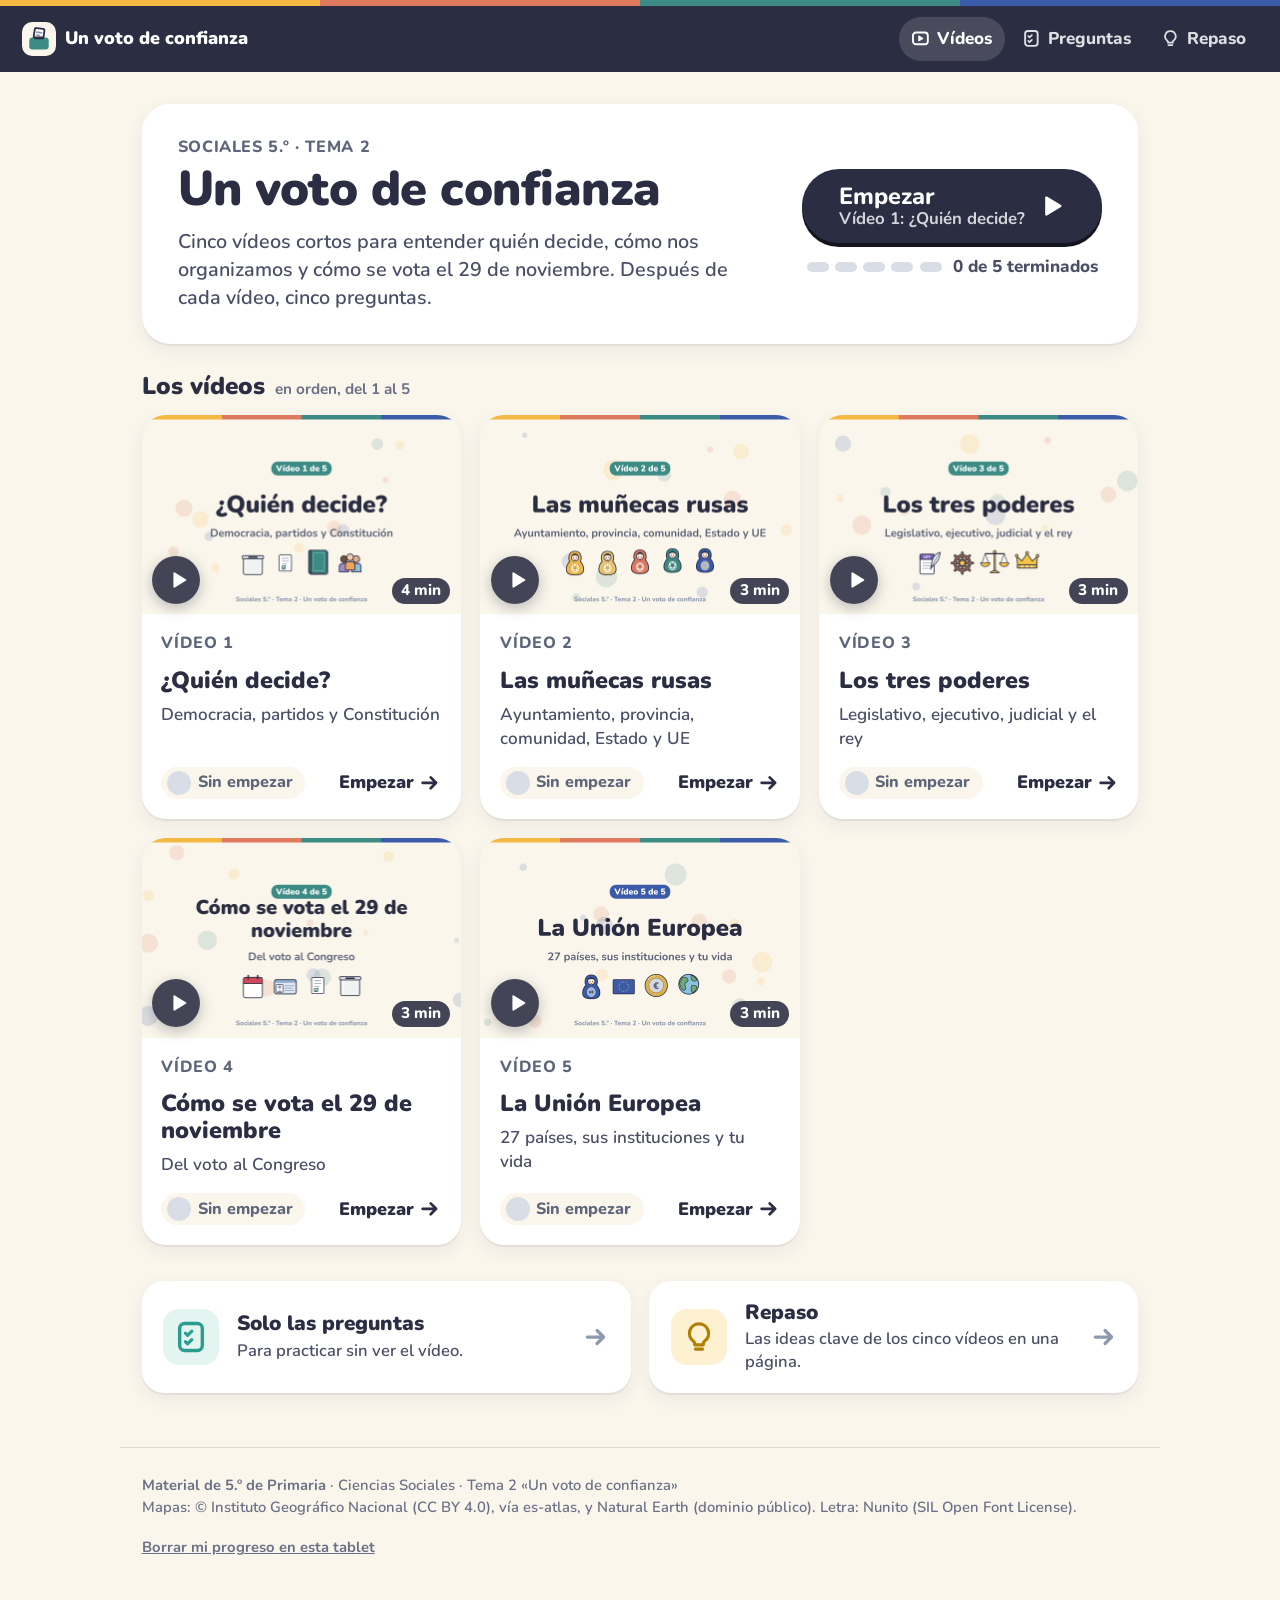
<file: index.html>
<!doctype html>
<html lang="es">
<head>
<meta charset="utf-8">
<meta name="viewport" content="width=device-width, initial-scale=1">
<meta name="theme-color" content="#2B2D42">
<meta name="description" content="Cinco vídeos con preguntas sobre la organización política de España y la Unión Europea. Ciencias Sociales, 5.º de Primaria.">
<title>Un voto de confianza · Sociales 5.º</title>
<link rel="manifest" href="manifest.webmanifest">
<link rel="icon" href="assets/img/icono.svg" type="image/svg+xml">
<link rel="apple-touch-icon" href="assets/img/icono-192.png">
<link rel="preload" href="assets/fonts/nunito-latin-wght-normal.woff2" as="font" type="font/woff2" crossorigin>
<link rel="stylesheet" href="assets/css/estilos.css">
<link rel="stylesheet" href="assets/css/app.css">
</head>
<body data-pagina="portada">
<div class="franja" aria-hidden="true"><i></i><i></i><i></i><i></i></div>
<header class="barra">
  <a href="index.html" class="marca-app" aria-label="Inicio: Un voto de confianza"><span class="logo"><svg viewBox="0 0 32 32" aria-hidden="true"><rect x="10" y="3" width="12" height="14" rx="2" fill="#FFFFFF" stroke="#2B2D42" stroke-width="2.2" transform="rotate(8 16 10)"/><path d="M13 8h6M13 11.5h4" stroke="#8D99AE" stroke-width="2" stroke-linecap="round" transform="rotate(8 16 10)"/><rect x="4" y="14" width="24" height="15" rx="4" fill="#3D8B85"/><rect x="9.5" y="13" width="13" height="3.2" rx="1.6" fill="#2B2D42"/></svg></span><span class="texto-marca">Un voto de confianza</span></a>
  <nav aria-label="Secciones">
    <ul class="nav-app">
      <li><a href="index.html" aria-current="page"><svg viewBox="0 0 24 24" aria-hidden="true"><rect x="2.5" y="4.5" width="19" height="15" rx="4" fill="none" stroke="currentColor" stroke-width="2.4"/><path d="M10 9v6l5-3z" fill="currentColor" stroke="currentColor" stroke-width="1.5" stroke-linejoin="round"/></svg><span>Vídeos</span></a></li>
      <li><a href="actividades/"><svg viewBox="0 0 24 24" aria-hidden="true"><rect x="4" y="2.5" width="16" height="19" rx="3.5" fill="none" stroke="currentColor" stroke-width="2.4"/><path d="M8 9.2l1.6 1.6L12.6 7.8M8 15.2l1.6 1.6 3-3" fill="none" stroke="currentColor" stroke-width="2.2" stroke-linecap="round" stroke-linejoin="round"/></svg><span>Preguntas</span></a></li>
      <li><a href="repaso.html"><svg viewBox="0 0 24 24" aria-hidden="true"><path d="M12 2.8a6.7 6.7 0 0 0-3.9 12.2c.6.45.9 1.1.9 1.8v.7h6v-.7c0-.7.3-1.35.9-1.8A6.7 6.7 0 0 0 12 2.8z" fill="none" stroke="currentColor" stroke-width="2.3" stroke-linejoin="round"/><path d="M9.5 20.5h5" stroke="currentColor" stroke-width="2.3" stroke-linecap="round"/></svg><span>Repaso</span></a></li>
    </ul>
  </nav>
</header>
<main class="contenedor">
  <section class="portada-hero" aria-labelledby="titulo-app">
    <div>
      <p class="antetitulo">Sociales 5.º · Tema 2</p>
      <h1 id="titulo-app">Un voto de confianza</h1>
      <p class="intro">Cinco vídeos cortos para entender quién decide, cómo nos organizamos y cómo se vota el 29 de noviembre. Después de cada vídeo, cinco preguntas.</p>
    </div>
    <div class="acciones-hero">
      <a class="boton boton-principal boton-grande" id="cta" href="leccion.html?v=1"><span class="textos-boton">Empezar<small>Vídeo 1</small></span><svg viewBox="0 0 24 24" aria-hidden="true"><path d="M7 4.8v14.4a1 1 0 0 0 1.5.86l12-7.2a1 1 0 0 0 0-1.72l-12-7.2A1 1 0 0 0 7 4.8z" fill="currentColor"/></svg></a>
      <div class="avance" id="avance" aria-live="polite"></div>
    </div>
  </section>

  <h2 class="titulo-seccion">Los vídeos <small>en orden, del 1 al 5</small></h2>
  <ol class="lista-lecciones" id="lecciones"><li class="motor-cargando">Cargando…</li></ol>

  <div class="mas-cosas">
    <a class="atajo" href="actividades/">
      <span class="ico" style="background:#E3F4F1"><svg viewBox="0 0 24 24" aria-hidden="true"><rect x="4" y="2.5" width="16" height="19" rx="3.5" fill="none" stroke="#2A9D8F" stroke-width="2.4"/><path d="M8 9.2l1.6 1.6L12.6 7.8M8 15.2l1.6 1.6 3-3" fill="none" stroke="#2A9D8F" stroke-width="2.2" stroke-linecap="round" stroke-linejoin="round"/></svg></span>
      <div><h3>Solo las preguntas</h3><p>Para practicar sin ver el vídeo.</p></div>
      <svg class="flecha" viewBox="0 0 24 24" aria-hidden="true"><path d="M4 12h14M13 6l6 6-6 6" fill="none" stroke="currentColor" stroke-width="3" stroke-linecap="round" stroke-linejoin="round"/></svg>
    </a>
    <a class="atajo" href="repaso.html">
      <span class="ico" style="background:#FDF1D2"><svg viewBox="0 0 24 24" aria-hidden="true"><path d="M12 2.8a6.7 6.7 0 0 0-3.9 12.2c.6.45.9 1.1.9 1.8v.7h6v-.7c0-.7.3-1.35.9-1.8A6.7 6.7 0 0 0 12 2.8z" fill="none" stroke="#B07F00" stroke-width="2.3" stroke-linejoin="round"/><path d="M9.5 20.5h5" stroke="#B07F00" stroke-width="2.3" stroke-linecap="round"/></svg></span>
      <div><h3>Repaso</h3><p>Las ideas clave de los cinco vídeos en una página.</p></div>
      <svg class="flecha" viewBox="0 0 24 24" aria-hidden="true"><path d="M4 12h14M13 6l6 6-6 6" fill="none" stroke="currentColor" stroke-width="3" stroke-linecap="round" stroke-linejoin="round"/></svg>
    </a>
  </div>
</main>
<footer class="pie-app">
  <div>
    <p><strong>Material de 5.º de Primaria</strong> · Ciencias Sociales · Tema 2 «Un voto de confianza»</p>
    <p>Mapas: © Instituto Geográfico Nacional (CC BY 4.0), vía es-atlas, y Natural Earth (dominio público). Letra: Nunito (SIL Open Font License).</p>
  </div>
  <button type="button" class="borrar" id="borrar-progreso">Borrar mi progreso en esta tablet</button>
</footer>
<script src="assets/js/motor.js"></script>
<script src="assets/js/app.js"></script>
</body>
</html>
</file>
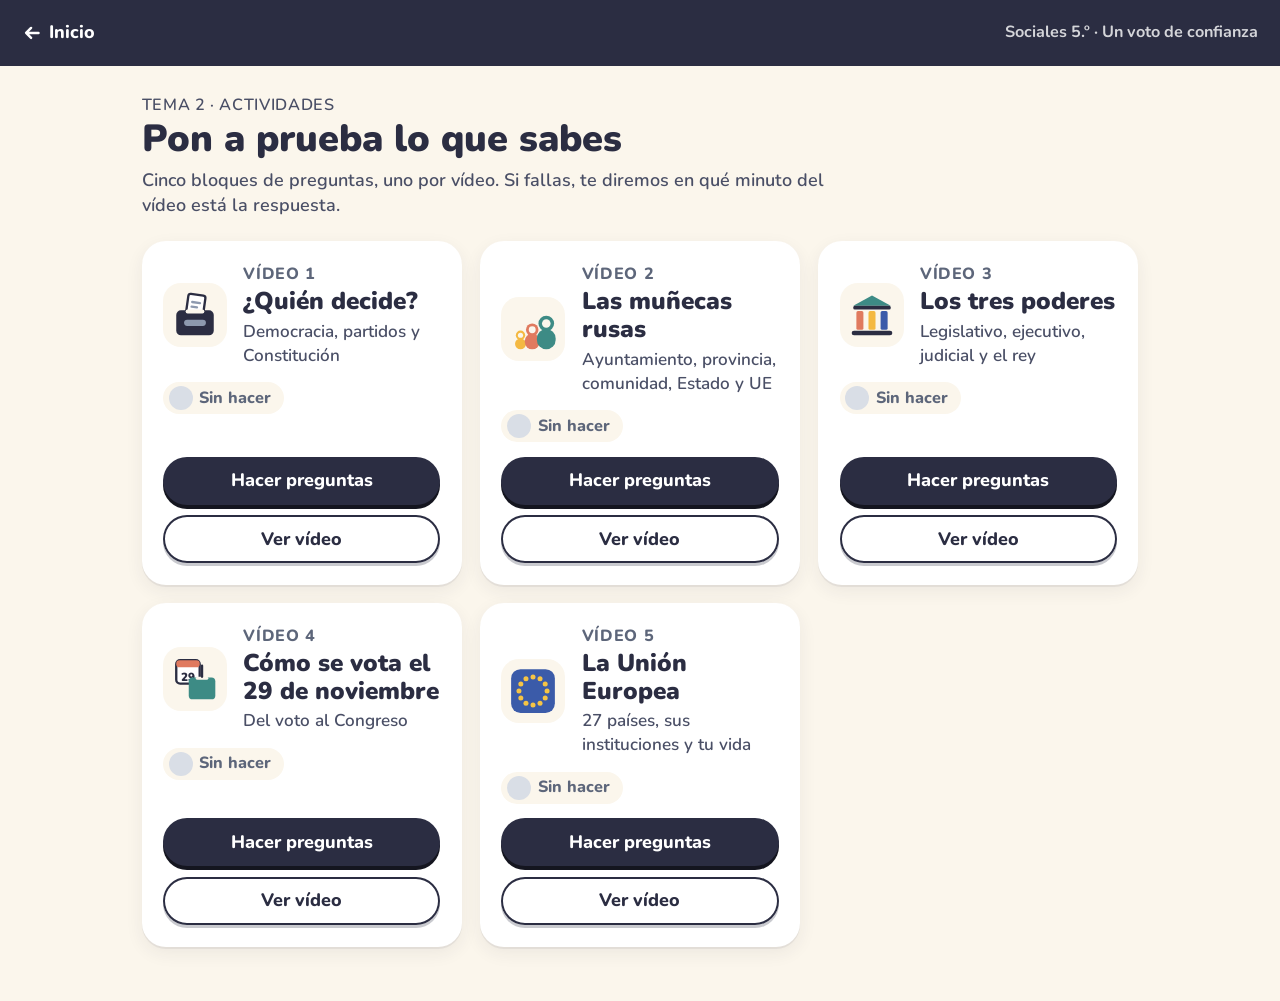
<file: actividades/index.html>
<!doctype html>
<html lang="es">
<head>
<meta charset="utf-8">
<meta name="viewport" content="width=device-width, initial-scale=1">
<meta name="theme-color" content="#2B2D42">
<title>Actividades · Sociales 5.º · Un voto de confianza</title>
<link rel="preload" href="../assets/fonts/nunito-latin-wght-normal.woff2" as="font" type="font/woff2" crossorigin>
<link rel="stylesheet" href="../assets/css/estilos.css">
</head>
<body class="pagina-actividades">
<header class="barra">
  <a href="../index.html"><svg viewBox="0 0 24 24" aria-hidden="true"><path d="M20 12H6M11 6l-6 6 6 6" fill="none" stroke="currentColor" stroke-width="3" stroke-linecap="round" stroke-linejoin="round"/></svg>Inicio</a>
  <span class="barra-tema">Sociales 5.º · Un voto de confianza</span>
</header>
<main class="contenedor">
  <div class="intro-actividades">
    <p class="antetitulo">Tema 2 · Actividades</p>
    <h1>Pon a prueba lo que sabes</h1>
    <p>Cinco bloques de preguntas, uno por vídeo. Si fallas, te diremos en qué minuto del vídeo está la respuesta.</p>
  </div>
  <ul class="lista-actividades" id="lista"></ul>
</main>
<script src="../assets/js/motor.js"></script>
<script>
(function () {
  var lista = document.getElementById('lista');
  var ok = '<svg viewBox="0 0 24 24" aria-hidden="true"><path d="M5 12.6l4.4 4.4L19.2 7.4" fill="none" stroke="currentColor" stroke-width="3.4" stroke-linecap="round" stroke-linejoin="round"/></svg>';
  function texto(tag, clase, t) { var n = document.createElement(tag); if (clase) n.className = clase; n.textContent = t; return n; }
  Motor.cargarDatos().then(function (d) {
    var videos = (d.guiones && d.guiones.videos) || [1, 2, 3, 4, 5].map(function (i) { return { id: i, titulo: 'Vídeo ' + i, subtitulo: '' }; });
    videos.forEach(function (g) {
      var e = Motor.progreso.estado(g.id);
      var li = document.createElement('li');
      var tarjeta = document.createElement('div');
      tarjeta.className = 'tarjeta-actividad';
      var cima = document.createElement('div'); cima.className = 'cima';
      var ins = document.createElement('div'); ins.className = 'insignia-video'; ins.innerHTML = Motor.iconos['video' + g.id] || '';
      var tx = document.createElement('div');
      tx.appendChild(texto('p', 'antetitulo', 'Vídeo ' + g.id));
      tx.appendChild(texto('h2', '', g.titulo));
      tx.appendChild(texto('p', 'subtitulo', g.subtitulo));
      cima.appendChild(ins); cima.appendChild(tx);
      var est = document.createElement('span');
      var icono = document.createElement('span'); icono.className = 'icono-redondo';
      if (e.completado) { est.className = 'estado-actividad completa'; icono.innerHTML = ok; est.appendChild(icono); est.appendChild(document.createTextNode('Hecha · ' + e.mejor + ' de ' + e.total + ' a la primera')); }
      else if (e.superadas) { est.className = 'estado-actividad empezada'; est.appendChild(icono); est.appendChild(document.createTextNode('Empezada · ' + e.superadas + ' de 5')); }
      else { est.className = 'estado-actividad'; est.appendChild(icono); est.appendChild(document.createTextNode('Sin hacer')); }
      var pie = document.createElement('div'); pie.className = 'pie';
      var a = document.createElement('a'); a.className = 'boton boton-principal'; a.href = 'actividad.html?v=' + g.id;
      a.textContent = e.completado ? 'Repetir preguntas' : 'Hacer preguntas';
      var b = document.createElement('a'); b.className = 'boton boton-secundario'; b.href = '../leccion.html?v=' + g.id;
      b.textContent = 'Ver vídeo';
      pie.appendChild(a); pie.appendChild(b);
      tarjeta.appendChild(cima); tarjeta.appendChild(est); tarjeta.appendChild(pie);
      li.appendChild(tarjeta); lista.appendChild(li);
    });
  }).catch(function () {
    lista.appendChild(texto('li', 'motor-error', 'No se ha podido cargar la lista de actividades.'));
  });
})();
</script>
</body>
</html>
</file>
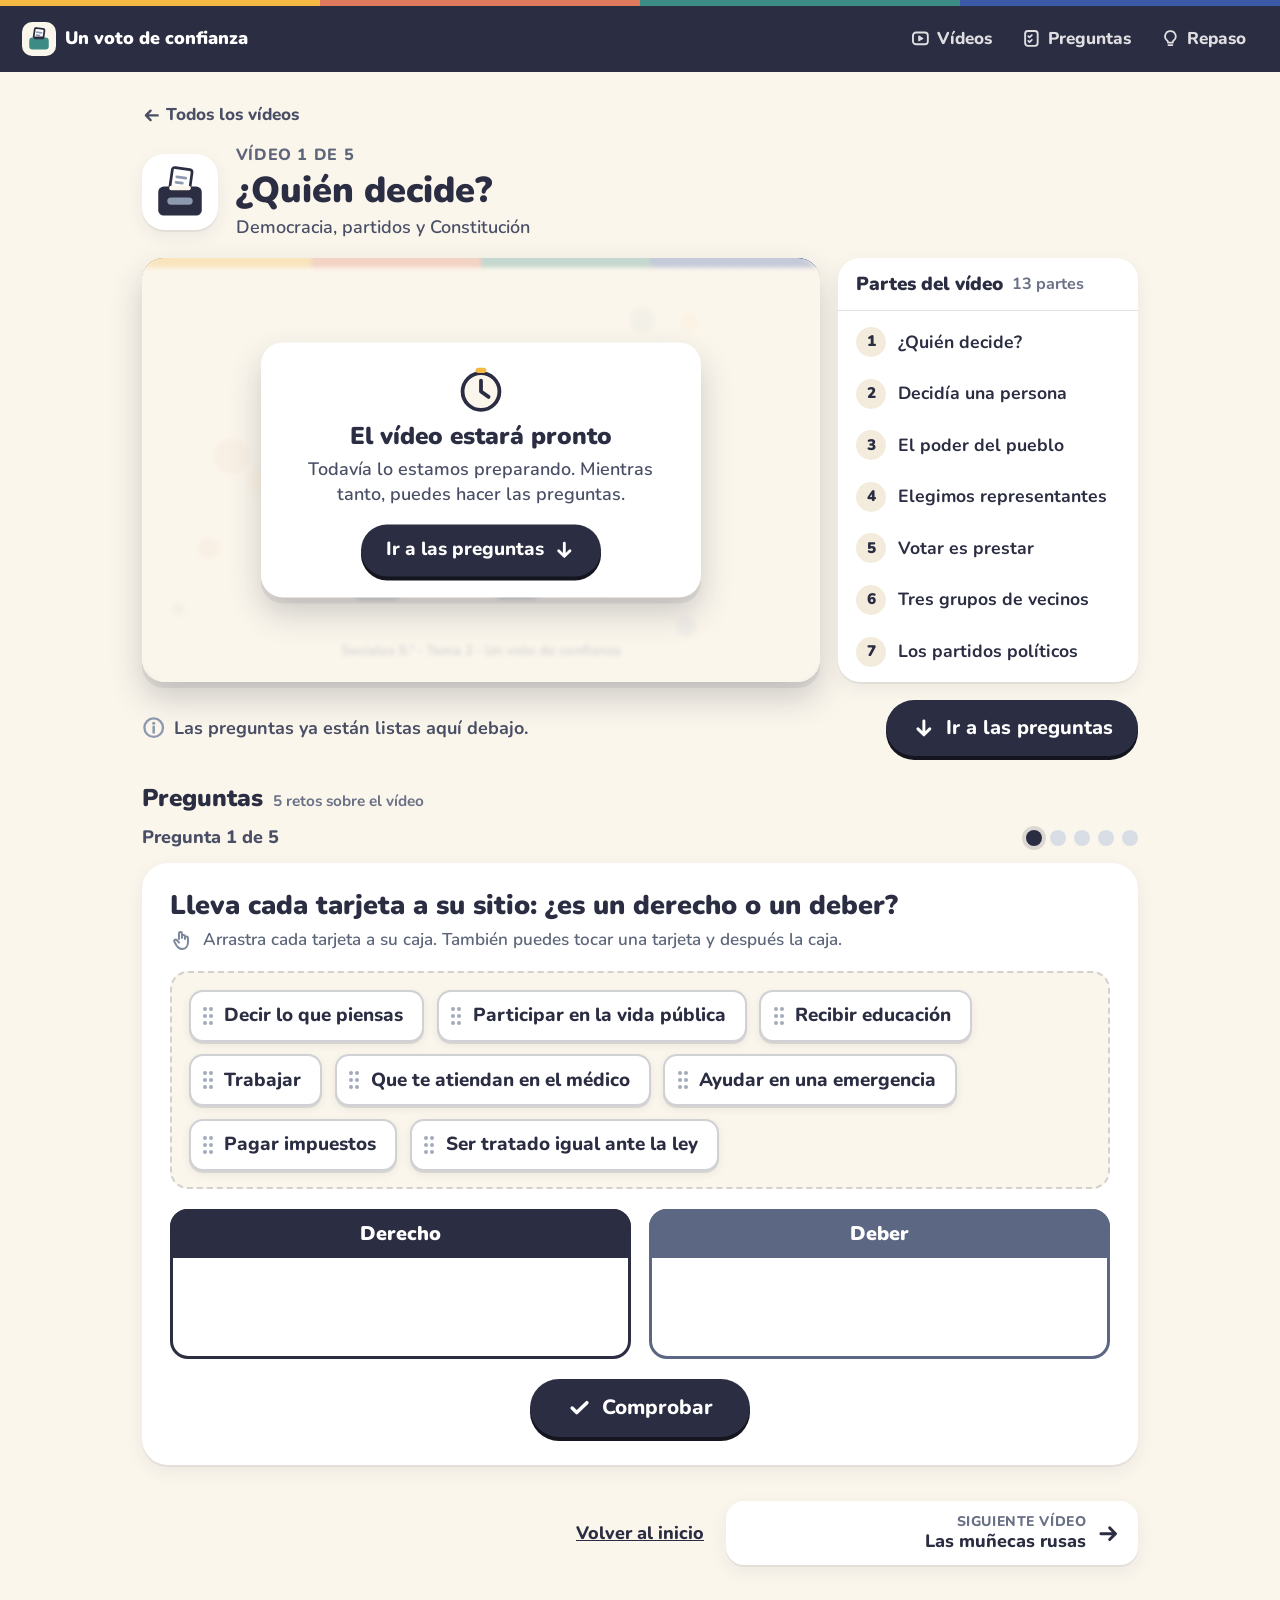
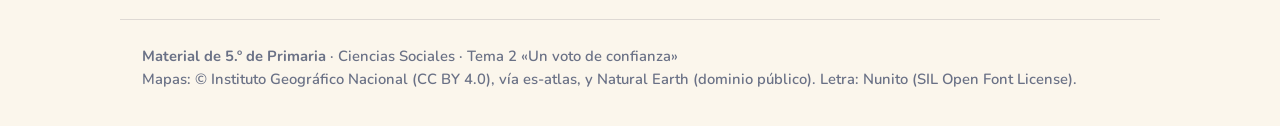
<file: leccion.html>
<!doctype html>
<html lang="es">
<head>
<meta charset="utf-8">
<meta name="viewport" content="width=device-width, initial-scale=1">
<meta name="theme-color" content="#2B2D42">
<meta name="description" content="Vídeo y preguntas. Ciencias Sociales, 5.º de Primaria.">
<title>Lección · Sociales 5.º · Un voto de confianza</title>
<link rel="manifest" href="manifest.webmanifest">
<link rel="icon" href="assets/img/icono.svg" type="image/svg+xml">
<link rel="apple-touch-icon" href="assets/img/icono-192.png">
<link rel="preload" href="assets/fonts/nunito-latin-wght-normal.woff2" as="font" type="font/woff2" crossorigin>
<link rel="stylesheet" href="assets/css/estilos.css">
<link rel="stylesheet" href="assets/css/app.css">
</head>
<body data-pagina="leccion">
<div class="franja" aria-hidden="true"><i></i><i></i><i></i><i></i></div>
<header class="barra">
  <a href="index.html" class="marca-app" aria-label="Inicio: Un voto de confianza"><span class="logo"><svg viewBox="0 0 32 32" aria-hidden="true"><rect x="10" y="3" width="12" height="14" rx="2" fill="#FFFFFF" stroke="#2B2D42" stroke-width="2.2" transform="rotate(8 16 10)"/><path d="M13 8h6M13 11.5h4" stroke="#8D99AE" stroke-width="2" stroke-linecap="round" transform="rotate(8 16 10)"/><rect x="4" y="14" width="24" height="15" rx="4" fill="#3D8B85"/><rect x="9.5" y="13" width="13" height="3.2" rx="1.6" fill="#2B2D42"/></svg></span><span class="texto-marca">Un voto de confianza</span></a>
  <nav aria-label="Secciones">
    <ul class="nav-app">
      <li><a href="index.html"><svg viewBox="0 0 24 24" aria-hidden="true"><rect x="2.5" y="4.5" width="19" height="15" rx="4" fill="none" stroke="currentColor" stroke-width="2.4"/><path d="M10 9v6l5-3z" fill="currentColor" stroke="currentColor" stroke-width="1.5" stroke-linejoin="round"/></svg><span>Vídeos</span></a></li>
      <li><a href="actividades/"><svg viewBox="0 0 24 24" aria-hidden="true"><rect x="4" y="2.5" width="16" height="19" rx="3.5" fill="none" stroke="currentColor" stroke-width="2.4"/><path d="M8 9.2l1.6 1.6L12.6 7.8M8 15.2l1.6 1.6 3-3" fill="none" stroke="currentColor" stroke-width="2.2" stroke-linecap="round" stroke-linejoin="round"/></svg><span>Preguntas</span></a></li>
      <li><a href="repaso.html"><svg viewBox="0 0 24 24" aria-hidden="true"><path d="M12 2.8a6.7 6.7 0 0 0-3.9 12.2c.6.45.9 1.1.9 1.8v.7h6v-.7c0-.7.3-1.35.9-1.8A6.7 6.7 0 0 0 12 2.8z" fill="none" stroke="currentColor" stroke-width="2.3" stroke-linejoin="round"/><path d="M9.5 20.5h5" stroke="currentColor" stroke-width="2.3" stroke-linecap="round"/></svg><span>Repaso</span></a></li>
    </ul>
  </nav>
</header>
<main class="contenedor">
  <nav class="migas" aria-label="Volver"><a href="index.html"><svg viewBox="0 0 24 24" aria-hidden="true"><path d="M20 12H6M11 6l-6 6 6 6" fill="none" stroke="currentColor" stroke-width="3" stroke-linecap="round" stroke-linejoin="round"/></svg>Todos los vídeos</a></nav>
  <div class="cabecera-actividad cabecera-leccion">
    <div class="insignia-video" id="insignia"></div>
    <div class="textos">
      <p class="antetitulo" id="antetitulo">Vídeo</p>
      <h1 id="titulo">&nbsp;</h1>
      <p class="subtitulo" id="subtitulo"></p>
    </div>
  </div>

  <div class="zona-video">
    <div class="marco-video" id="marco-video"></div>
    <aside class="capitulos" id="capitulos">
      <details class="capitulos-caja" open>
        <summary><span>Partes del vídeo</span> <span class="cuenta" id="cuenta-capitulos"></span><svg class="chev" viewBox="0 0 24 24" aria-hidden="true"><path d="M6 9l6 6 6-6" fill="none" stroke="currentColor" stroke-width="3" stroke-linecap="round" stroke-linejoin="round"/></svg></summary>
        <ol class="lista-capitulos" id="lista-capitulos"></ol>
      </details>
    </aside>
  </div>

  <div class="barra-acciones-video">
    <p class="ayuda" id="ayuda-video"><svg viewBox="0 0 24 24" aria-hidden="true"><circle cx="12" cy="12" r="9.5" fill="none" stroke="currentColor" stroke-width="2.4"/><path d="M12 11v6" stroke="currentColor" stroke-width="2.6" stroke-linecap="round"/><circle cx="12" cy="7.5" r="1.6" fill="currentColor"/></svg><span>Al acabar el vídeo aparecerán las preguntas.</span></p>
    <button type="button" class="boton boton-principal" id="ir-preguntas"><span>Ir a las preguntas</span><svg viewBox="0 0 24 24" aria-hidden="true"><path d="M12 5v13M6 13l6 6 6-6" fill="none" stroke="currentColor" stroke-width="3" stroke-linecap="round" stroke-linejoin="round"/></svg></button>
  </div>

  <section class="bloque-preguntas" id="bloque-preguntas" aria-labelledby="titulo-preguntas">
    <h2 class="titulo-seccion" id="titulo-preguntas">Preguntas <small>5 retos sobre el vídeo</small></h2>
    <div id="preguntas">
      <div class="preguntas-espera">
        <span class="ico"><svg viewBox="0 0 48 48" aria-hidden="true"><rect x="7" y="5" width="34" height="38" rx="6" fill="#FFFFFF" stroke="#2B2D42" stroke-width="3"/><circle cx="15" cy="16" r="3.2" fill="#2A9D8F"/><circle cx="15" cy="26" r="3.2" fill="#F4B942"/><circle cx="15" cy="36" r="3.2" fill="#D9DEE6"/><path d="M22 16h12M22 26h12M22 36h8" stroke="#8D99AE" stroke-width="3" stroke-linecap="round"/></svg></span>
        <div class="txt"><h3>Primero, mira el vídeo</h3><p>Cuando termine, las preguntas aparecerán aquí solas. Si ya lo has visto, puedes empezar ya.</p></div>
        <button type="button" class="boton boton-secundario" id="empezar-preguntas">Empezar las preguntas</button>
      </div>
    </div>
  </section>

  <nav class="nav-lecciones" id="nav-lecciones" aria-label="Otros vídeos"></nav>
</main>
<footer class="pie-app">
  <div>
    <p><strong>Material de 5.º de Primaria</strong> · Ciencias Sociales · Tema 2 «Un voto de confianza»</p>
    <p>Mapas: © Instituto Geográfico Nacional (CC BY 4.0), vía es-atlas, y Natural Earth (dominio público). Letra: Nunito (SIL Open Font License).</p>
  </div>
  </footer>
<script src="assets/js/motor.js"></script>
<script src="assets/js/app.js"></script>
</body>
</html>
</file>
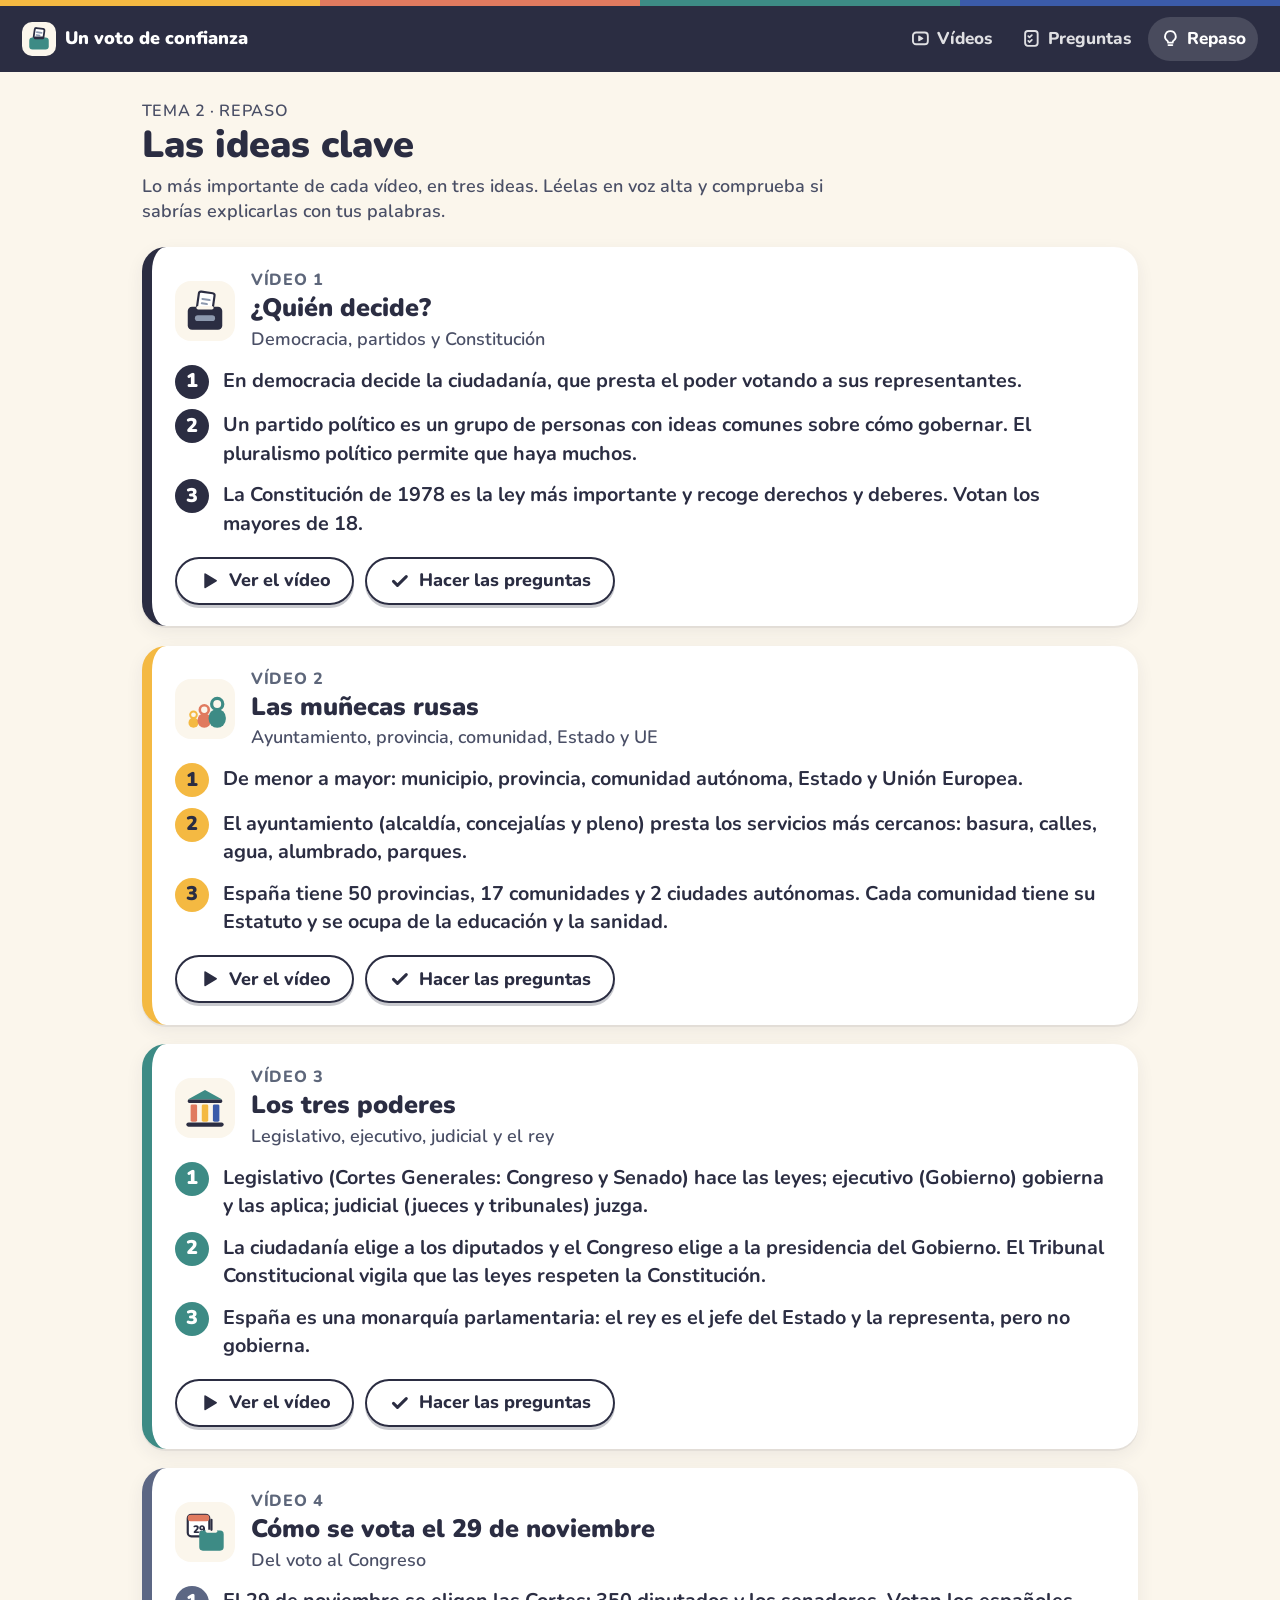
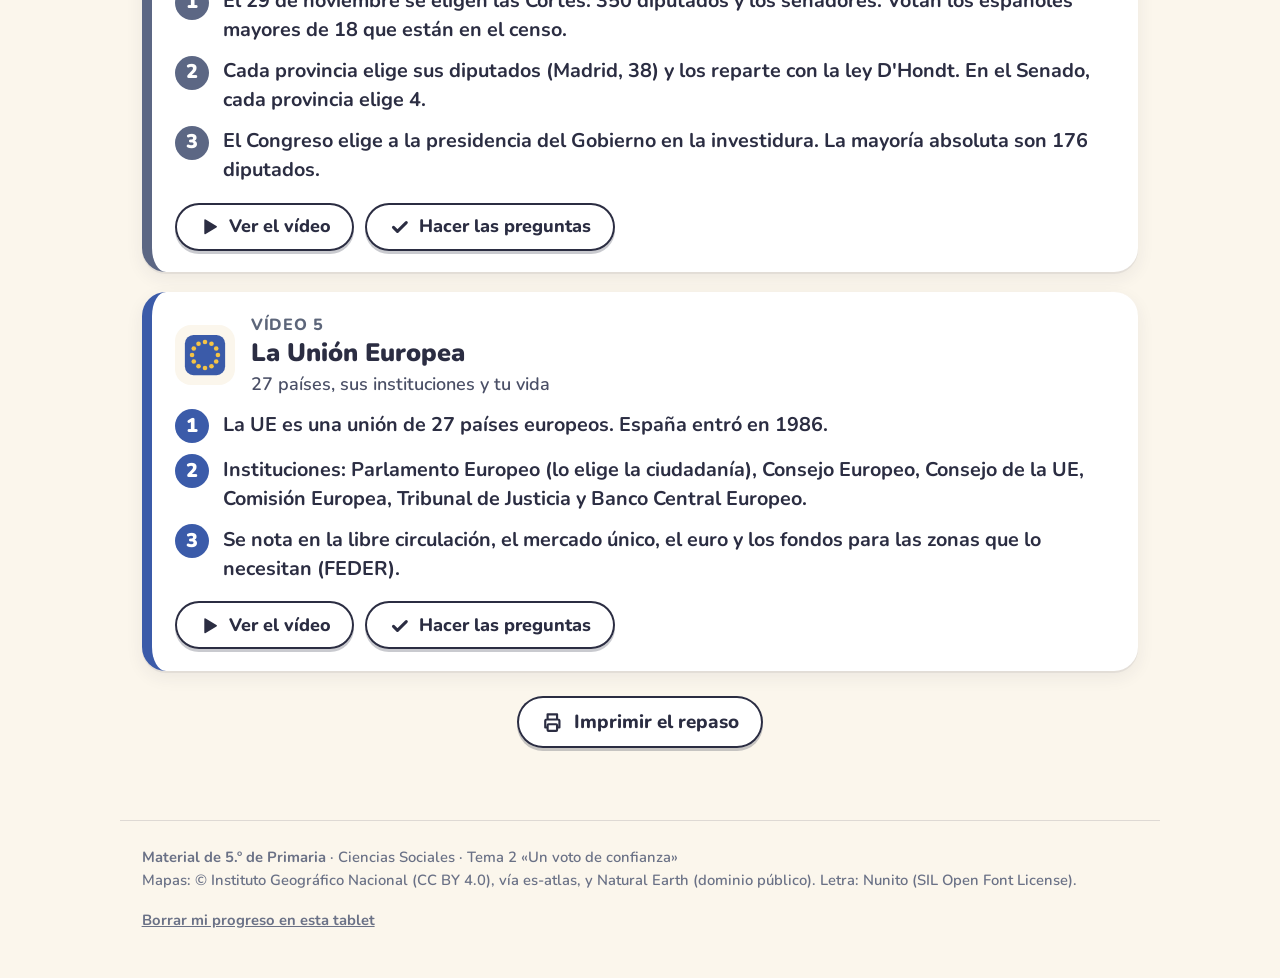
<file: repaso.html>
<!doctype html>
<html lang="es">
<head>
<meta charset="utf-8">
<meta name="viewport" content="width=device-width, initial-scale=1">
<meta name="theme-color" content="#2B2D42">
<meta name="description" content="Ideas clave de los cinco vídeos del tema 2.">
<title>Repaso · Sociales 5.º · Un voto de confianza</title>
<link rel="manifest" href="manifest.webmanifest">
<link rel="icon" href="assets/img/icono.svg" type="image/svg+xml">
<link rel="apple-touch-icon" href="assets/img/icono-192.png">
<link rel="preload" href="assets/fonts/nunito-latin-wght-normal.woff2" as="font" type="font/woff2" crossorigin>
<link rel="stylesheet" href="assets/css/estilos.css">
<link rel="stylesheet" href="assets/css/app.css">
</head>
<body data-pagina="repaso">
<div class="franja" aria-hidden="true"><i></i><i></i><i></i><i></i></div>
<header class="barra">
  <a href="index.html" class="marca-app" aria-label="Inicio: Un voto de confianza"><span class="logo"><svg viewBox="0 0 32 32" aria-hidden="true"><rect x="10" y="3" width="12" height="14" rx="2" fill="#FFFFFF" stroke="#2B2D42" stroke-width="2.2" transform="rotate(8 16 10)"/><path d="M13 8h6M13 11.5h4" stroke="#8D99AE" stroke-width="2" stroke-linecap="round" transform="rotate(8 16 10)"/><rect x="4" y="14" width="24" height="15" rx="4" fill="#3D8B85"/><rect x="9.5" y="13" width="13" height="3.2" rx="1.6" fill="#2B2D42"/></svg></span><span class="texto-marca">Un voto de confianza</span></a>
  <nav aria-label="Secciones">
    <ul class="nav-app">
      <li><a href="index.html"><svg viewBox="0 0 24 24" aria-hidden="true"><rect x="2.5" y="4.5" width="19" height="15" rx="4" fill="none" stroke="currentColor" stroke-width="2.4"/><path d="M10 9v6l5-3z" fill="currentColor" stroke="currentColor" stroke-width="1.5" stroke-linejoin="round"/></svg><span>Vídeos</span></a></li>
      <li><a href="actividades/"><svg viewBox="0 0 24 24" aria-hidden="true"><rect x="4" y="2.5" width="16" height="19" rx="3.5" fill="none" stroke="currentColor" stroke-width="2.4"/><path d="M8 9.2l1.6 1.6L12.6 7.8M8 15.2l1.6 1.6 3-3" fill="none" stroke="currentColor" stroke-width="2.2" stroke-linecap="round" stroke-linejoin="round"/></svg><span>Preguntas</span></a></li>
      <li><a href="repaso.html" aria-current="page"><svg viewBox="0 0 24 24" aria-hidden="true"><path d="M12 2.8a6.7 6.7 0 0 0-3.9 12.2c.6.45.9 1.1.9 1.8v.7h6v-.7c0-.7.3-1.35.9-1.8A6.7 6.7 0 0 0 12 2.8z" fill="none" stroke="currentColor" stroke-width="2.3" stroke-linejoin="round"/><path d="M9.5 20.5h5" stroke="currentColor" stroke-width="2.3" stroke-linecap="round"/></svg><span>Repaso</span></a></li>
    </ul>
  </nav>
</header>
<main class="contenedor">
  <div class="intro-repaso">
    <p class="antetitulo">Tema 2 · Repaso</p>
    <h1>Las ideas clave</h1>
    <p>Lo más importante de cada vídeo, en tres ideas. Léelas en voz alta y comprueba si sabrías explicarlas con tus palabras.</p>
  </div>
  <ol class="lista-repaso" id="lista-repaso"><li class="motor-cargando">Cargando…</li></ol>
  <p style="text-align:center;margin-top:1.4rem"><button type="button" class="boton boton-secundario boton-imprimir" id="imprimir"><svg viewBox="0 0 24 24" aria-hidden="true"><path d="M7 9V3.5h10V9M7 17.5H4.5v-7A1.5 1.5 0 0 1 6 9h12a1.5 1.5 0 0 1 1.5 1.5v7H17" fill="none" stroke="currentColor" stroke-width="2.3" stroke-linejoin="round"/><rect x="7" y="14" width="10" height="7" rx="1" fill="none" stroke="currentColor" stroke-width="2.3"/></svg><span>Imprimir el repaso</span></button></p>
</main>
<footer class="pie-app">
  <div>
    <p><strong>Material de 5.º de Primaria</strong> · Ciencias Sociales · Tema 2 «Un voto de confianza»</p>
    <p>Mapas: © Instituto Geográfico Nacional (CC BY 4.0), vía es-atlas, y Natural Earth (dominio público). Letra: Nunito (SIL Open Font License).</p>
  </div>
  <button type="button" class="borrar" id="borrar-progreso">Borrar mi progreso en esta tablet</button>
</footer>
<script src="assets/js/motor.js"></script>
<script src="assets/js/app.js"></script>
</body>
</html>
</file>
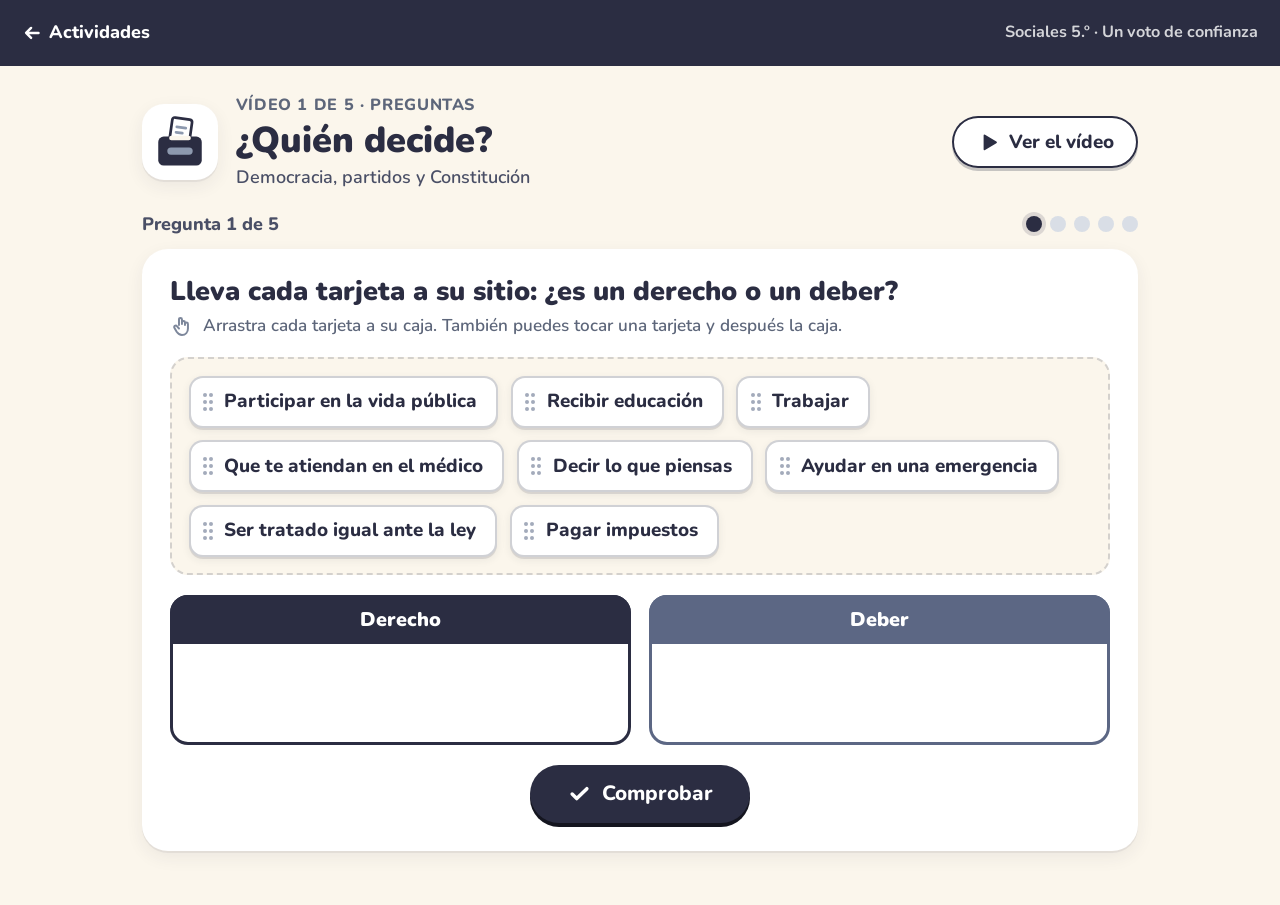
<file: actividades/actividad.html>
<!doctype html>
<html lang="es">
<head>
<meta charset="utf-8">
<meta name="viewport" content="width=device-width, initial-scale=1">
<meta name="theme-color" content="#2B2D42">
<title>Actividad · Sociales 5.º · Un voto de confianza</title>
<link rel="preload" href="../assets/fonts/nunito-latin-wght-normal.woff2" as="font" type="font/woff2" crossorigin>
<link rel="stylesheet" href="../assets/css/estilos.css">
</head>
<body class="pagina-actividad">
<header class="barra">
  <a href="./" class="volver" id="volver"><svg viewBox="0 0 24 24" aria-hidden="true"><path d="M20 12H6M11 6l-6 6 6 6" fill="none" stroke="currentColor" stroke-width="3" stroke-linecap="round" stroke-linejoin="round"/></svg>Actividades</a>
  <span class="barra-tema">Sociales 5.º · Un voto de confianza</span>
</header>
<main class="contenedor">
  <div class="cabecera-actividad">
    <div class="insignia-video" id="insignia"></div>
    <div class="textos">
      <p class="antetitulo" id="antetitulo">Vídeo</p>
      <h1 id="titulo">Preguntas</h1>
      <p class="subtitulo" id="subtitulo"></p>
    </div>
    <a class="boton boton-secundario" id="ver-video" href="../leccion.html"><svg viewBox="0 0 24 24" aria-hidden="true"><path d="M7 4.8v14.4a1 1 0 0 0 1.5.86l12-7.2a1 1 0 0 0 0-1.72l-12-7.2A1 1 0 0 0 7 4.8z" fill="currentColor"/></svg>Ver el vídeo</a>
  </div>
  <div id="preguntas"></div>
</main>
<script src="../assets/js/motor.js"></script>
<script>
(function () {
  var v = parseInt(new URLSearchParams(location.search).get('v'), 10);
  if (!(v >= 1 && v <= 5)) v = 1;
  document.getElementById('ver-video').href = '../leccion.html?v=' + v;
  document.getElementById('insignia').innerHTML = Motor.iconos['video' + v] || '';
  document.getElementById('antetitulo').textContent = 'Vídeo ' + v + ' de 5 · Preguntas';
  Motor.cargarDatos().then(function (d) {
    var g = d.guiones && d.guiones.videos.filter(function (x) { return x.id === v; })[0];
    if (!g) return;
    document.getElementById('titulo').textContent = g.titulo;
    document.getElementById('subtitulo').textContent = g.subtitulo;
    document.title = g.titulo + ' · Actividad · Sociales 5.º';
  });
  Motor.montar(document.getElementById('preguntas'), v, {
    urlRepaso: function (n, s) { return '../leccion.html?v=' + n + '&t=' + Math.floor(s); },
    alSiguienteVideo: function (n) { location.href = 'actividad.html?v=' + n; },
    textoSiguiente: 'Siguiente actividad',
    alInicio: function () { location.href = './'; }
  });
})();
</script>
</body>
</html>
</file>
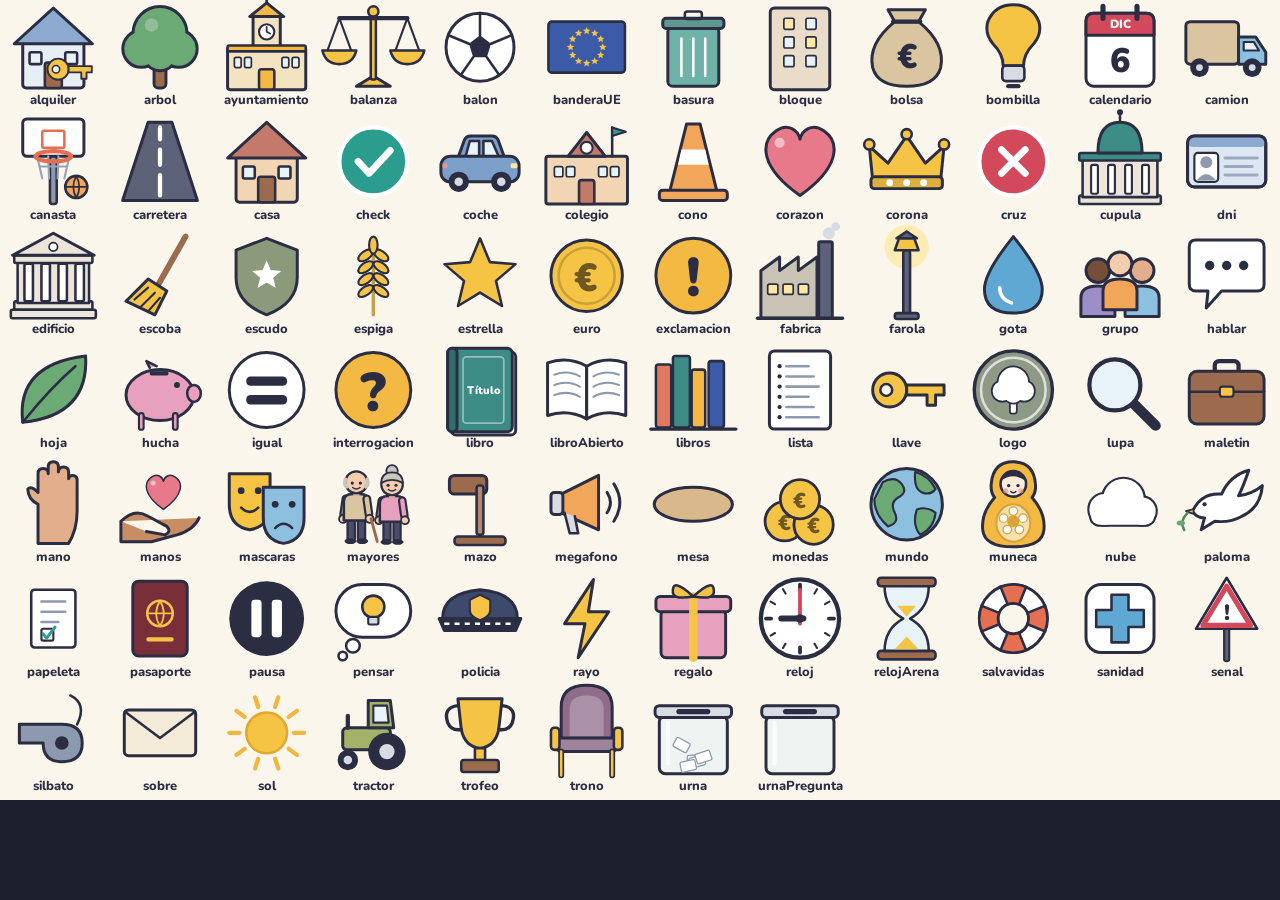
<file: produccion/motor-video/catalogo.html>
<!DOCTYPE html>
<html lang="es"><head><meta charset="utf-8"><title>Catálogo de iconos del motor de vídeo</title>
<link rel="stylesheet" href="comun.css">
<style>body{background:#FBF6EC;margin:0} svg{display:block}</style>
</head><body>
<script src="comun.js"></script>
<script src="iconos.js"></script>
<script>
// Hoja de iconos: ábrela en el navegador (o captúrala con Playwright) para ver qué hay disponible.
// ?pagina=2 para la segunda hoja (personas y componentes).
(async () => {
  await document.fonts.load('900 40px Nunito');
  const pag = new URLSearchParams(location.search).get('pagina') || '1';
  const svg = M.el('svg', { viewBox: '0 0 1280 800', width: 1280, height: 800 }, document.body);
  M.el('rect', { width: 1280, height: 800, fill: M.C.crema }, svg);
  if (pag === '1') {
    const nombres = M.listaIconos().filter((n) => !['persona', 'uniforme'].includes(n));
    const cols = 12, cw = 1280 / cols, ch = 800 / Math.ceil(nombres.length / cols);
    nombres.forEach((n, i) => {
      const x = (i % cols) * cw + cw / 2, y = Math.floor(i / cols) * ch + ch / 2 - 10;
      const opc = { logo: { tipo: ['parque', 'aparcamiento', 'pista'][i % 3] }, calendario: { mes: 'DIC', dia: 6 }, libro: { titulo: 'Título' }, farola: { encendida: true }, urna: { papeletas: 5 } }[n] || {};
      const ic = M.icono(n, svg, opc); M.pon(ic, { x, y, s: Math.min(cw, ch) / 125 });
      if (n === 'reloj') M.ponHora(ic, 9, 0);
      M.texto(svg, n, { x, y: y + ch / 2 - 4, tam: 13, peso: 800 });
    });
  } else {
    const gente = M.gente(10, 5);
    gente.forEach((o, i) => { const p = M.persona(svg, o); M.pon(p, { x: 70 + i * 120, y: 120, s: 1.4 }); });
    const extra = [{ silla: true, ropa: '#8CC0DE' }, { uniforme: true, ropa: '#6B705C', serio: true }, { edad: 'mayor', peinado: 'calvo' }, { edad: 'nino', peinado: 'coleta', ropa: '#F2A65A' }, { lleva: 'papeleta', brazoD: -150 }, { lleva: 'megafono', brazoD: -60 }, { cara: false, peinado: 'largo' }];
    extra.forEach((o, i) => { const p = M.persona(svg, o); M.pon(p, { x: 70 + i * 120, y: 310, s: 1.4 }); M.texto(svg, Object.keys(o).join(','), { x: 70 + i * 120, y: 400, tam: 13 }); });
    ['municipio', 'provincia', 'comunidad', 'estado', 'ue'].forEach((k, i) => { const m = M.icono('muneca', svg, { color: M.NIVELES[k].color }); M.pon(m, { x: 920 + i * 70, y: 330, s: 0.6 + i * 0.12 }); });
    const h = M.hemiciclo(svg, { n: 350, cx: 250, cy: 760, rInt: 90, rExt: 210 });
    h.asientos.forEach((a, i) => a.setAttribute('fill', i < 176 ? M.C.estado : M.C.grisClaro));
    const cal = M.calendarioMes(svg, { anio: 1978, mes: 12, ancho: 300 }); M.pon(cal.g, { x: 640, y: 610 });
    cal.dias[6].fondo.setAttribute('fill', M.C.ayto);
    const r = M.rotulo(svg, 'Rótulo de ejemplo', { tam: 36, fondo: M.C.estado }); M.pon(r, { x: 1010, y: 480 });
    const b = M.bocadillo(svg, { ancho: 200, alto: 110, colaX: -40, colaY: 100 }); M.pon(b, { x: 1010, y: 610 });
    const f = M.flecha(svg, { x1: 880, y1: 720, x2: 1180, y2: 720, curva: -40, color: M.C.ccaa }); f.poner(1);
  }
  window.LISTO = true;
})();
</script>
</body></html>
</file>
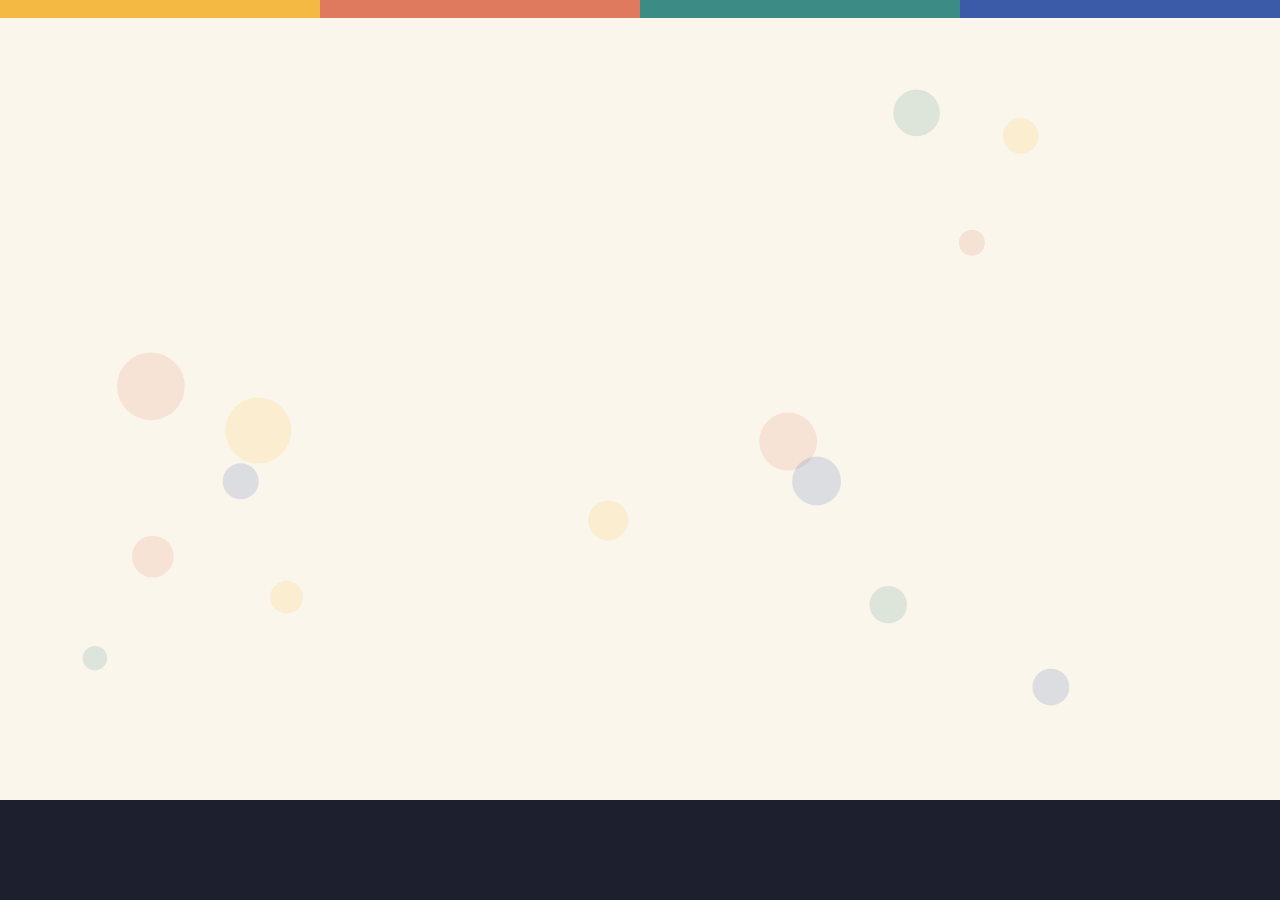
<file: produccion/v1/anim.html>
<!DOCTYPE html>
<html lang="es">
<head>
<meta charset="utf-8">
<title>Vídeo 1 · ¿Quién decide?</title>
<link rel="stylesheet" href="../motor-video/comun.css">
</head>
<body>
<script src="../motor-video/comun.js"></script>
<script src="../motor-video/iconos.js"></script>
<script src="../motor-video/mapas/espana.js"></script>
<script src="../motor-video/datos/v1.js"></script>
<script>
'use strict';
const C = M.C;
const ap = (el, base, t, t0, tipo = 'pop', dur = 0.55) => M.ponAp(el, base, M.aparicion(t, t0, dur, tipo));
/** Coloca una persona con los pies en (x, pies). */
const ponP = (el, x, pies, s = 1, extra = {}) => M.pon(el, { x, y: pies - 50 * s, s, ...extra });
const bamboleo = (t, i) => ({ dy: M.onda(t, 1.7 + (i % 3) * 0.23, 2.2, i * 1.3), r: M.onda(t, 2.9 + (i % 2) * 0.5, 1.3, i * 2.1) });
const PARTIDOS = [
  { tipo: 'parque', nombre: 'Los del Parque', icono: 'arbol', color: C.parque },
  { tipo: 'aparcamiento', nombre: 'Los del Aparcamiento', icono: 'coche', color: C.aparcamiento },
  { tipo: 'pista', nombre: 'Los de la Pista', icono: 'canasta', color: C.pista },
];

// ───────── Barrio con solar (escena 1) ─────────
function barrio(padre) {
  const g = M.g(padre);
  const nubes = [[170, 105, 1.1], [600, 70, 0.85], [1040, 115, 1.2], [1350, 80, 0.9]].map(([x, y, s]) => ({ el: M.icono('nube', g), x, y, s }));
  const BASE = 470;
  const ed = [['bloque', 75, { ancho: 120, alto: 200, color: '#E9DCC8' }], ['casa', 200, { color: '#F0D9C4' }, 1.25], ['bloque', 315, { ancho: 96, alto: 150, color: '#DCE3EA' }],
    ['bloque', 425, { ancho: 120, alto: 235, color: '#E3E8D8' }], ['casa', 548, { color: '#EADFD0', tejado: '#B8A08A' }, 1.05], ['bloque', 650, { ancho: 104, alto: 175, color: '#F0D9C4' }],
    ['bloque', 765, { ancho: 128, alto: 250, color: '#DCE3EA' }], ['casa', 890, { color: '#E3E8D8', tejado: '#9AA3B5' }, 1.2], ['bloque', 1000, { ancho: 104, alto: 205, color: '#E9DCC8' }],
    ['bloque', 1112, { ancho: 120, alto: 160, color: '#EADFD0' }], ['casa', 1225, { color: '#F0D9C4' }, 1.2]];
  for (const [n, x, o, s] of ed) { const el = M.icono(n, g, o); if (n === 'casa') M.pon(el, { x, y: BASE - 48 * s, s }); else M.pon(el, { x, y: BASE - 50 }); }
  M.el('rect', { x: -100, y: BASE, width: 1480, height: 400, fill: C.arena }, g);
  M.el('path', { d: `M-100,${BASE} L1380,${BASE}`, stroke: C.arenaOsc, 'stroke-width': 6 }, g);
  [345, 935].forEach((x) => M.pon(M.icono('farola', g), { x, y: BASE - 40, s: 1.1 }));
  // solar
  const solar = M.g(g);
  M.el('rect', { x: 440, y: 498, width: 400, height: 122, rx: 18, fill: '#D8C29C' }, solar);
  const r = M.azar(4);
  for (let i = 0; i < 26; i++) M.el('ellipse', { cx: 460 + r() * 360, cy: 510 + r() * 100, rx: 3 + r() * 6, ry: 2 + r() * 3, fill: '#BFA67C' }, solar);
  M.el('rect', { x: 440, y: 498, width: 400, height: 122, rx: 18, fill: 'none', stroke: C.tronco, 'stroke-width': 5, 'stroke-dasharray': '16 11' }, solar);
  return { g, nubes, solar };
}
function burbuja(padre, icono, w, h, colaX, colaY, opcIcono = {}, sIcono = 1) {
  const b = M.bocadillo(padre, { ancho: w, alto: h, colaX, colaY });
  const ic = icono ? M.icono(icono, b.contenido, opcIcono) : null;
  if (ic) M.pon(ic, { s: sIcono });
  return { g: b, ic };
}

// ───────── Escena 1: el solar y tres ideas ─────────
M.escena(1, (E) => {
  const b = barrio(E.g);
  const gente = M.gente(9, 21);
  const pos = [[110, 650, 1.35], [205, 655, 1.35], [300, 648, 1.35], [560, 490, 1.0], [640, 486, 1.0], [720, 490, 1.0], [980, 650, 1.35], [1075, 655, 1.35], [1170, 648, 1.35]];
  const pers = pos.map((p, i) => ({ el: M.persona(b.g, { ...gente[i], edad: i === 4 ? 'adulto' : gente[i].edad }), p }));
  const bur = [
    { ...burbuja(b.g, 'arbol', 170, 140, 20, 165, {}, 1.0), x: 205, y: 300, t: E.m('parque') },
    { ...burbuja(b.g, 'coche', 170, 140, 0, 165, {}, 1.25), x: 640, y: 210, t: E.m('aparcamiento') },
    { ...burbuja(b.g, 'canasta', 170, 140, -20, 165, {}, 1.0), x: 1075, y: 300, t: E.m('pista') },
  ];
  // copias de los iconos que se meten en el solar
  const dentro = [['arbol', 590, 545, 1.0], ['coche', 645, 568, 1.15], ['canasta', 700, 545, 0.95]].map(([n, x, y, s]) => ({ el: M.icono(n, b.g), x, y, s }));
  const cruz = M.marca(b.g, false, 34);
  const rSolar = M.rotulo(E.g, 'Solar vacío', { tam: 34, fondo: C.tronco });
  const rNo = M.rotulo(E.g, '¡No cabe todo!', { tam: 46, fondo: C.error });
  const rQuien = M.rotulo(E.g, '¿Quién decide?', { tam: 70, fondo: C.tinta, pad: 44 });
  const tSolar = E.m('solar vacío'), tNo = E.m('No cabe'), tQ = E.m('quién decide');
  return (t, d) => {
    M.camara(b.g, t, d, { hasta: 1.035, cy: 560 });
    b.nubes.forEach((n, i) => M.pon(n.el, { x: ((n.x + t * (6 + i * 2)) % 1500) - 60, y: n.y, s: n.s }));
    pers.forEach(({ el, p }, i) => ponP(el, p[0], p[1], p[2], bamboleo(t, i)));
    bur.forEach((u, i) => {
      const fuera = M.e(t, tNo + i * 0.12, 0.6, 'inCubic');
      const a = M.aparicion(t, u.t, 0.6);
      M.pon(u.g, { x: u.x, y: u.y + M.onda(t, 2.4, 4, i) + a.dy, s: a.s * (1 - 0.6 * fuera), o: a.o * (1 - fuera) });
      if (u.ic) M.pon(u.ic, { s: (i === 1 ? 1.25 : 1) * (1 + 0.06 * M.onda(t, 0.9, 1, i)) });
    });
    dentro.forEach((c, i) => {
      const p = M.e(t, tNo + i * 0.12, 0.7, 'outBack');
      const de = bur[i];
      const temblor = t > tNo + 0.8 ? M.onda(t, 0.35, 6, i * 2) : 0;
      M.pon(c.el, { x: M.lerp(de.x, c.x, p), y: M.lerp(de.y, c.y, p), s: M.lerp(0.8, c.s, p), r: temblor, o: t >= tNo + i * 0.12 ? 1 : 0 });
    });
    ap(cruz, { x: 800, y: 515 }, t, tNo + 0.7, 'pop', 0.5);
    M.ponAp(rSolar, { x: 640, y: 560, o: 1 - M.e(t, tNo - 0.3, 0.4) }, M.aparicion(t, tSolar, 0.5));
    const sale = M.e(t, tQ - 0.2, 0.35);
    M.ponAp(rNo, { x: 640, y: 85 - sale * 30, o: 1 - sale }, M.aparicion(t, tNo + 0.2, 0.5));
    M.ponAp(rQuien, { x: 640, y: 92 + M.onda(t, 2, 3), s: 1 + 0.03 * M.onda(t, 1.1, 1) }, M.aparicion(t, tQ, 0.6));
  };
});

// ───────── Escena 2: el rey y el dictador ─────────
M.escena(2, (E) => {
  const g = E.g;
  M.el('rect', { x: 0, y: 560, width: 1280, height: 300, fill: C.arena }, g);
  const sep = M.el('path', { d: 'M640,140 L640,540', stroke: C.gris, 'stroke-width': 4, 'stroke-dasharray': '2 14', 'stroke-linecap': 'round' }, g);
  const o = M.g(g); M.el('circle', { r: 34, fill: C.crema, stroke: C.gris, 'stroke-width': 4 }, o); M.texto(o, 'o', { tam: 40, peso: 900, color: C.grisOsc, y: -3 });
  // izquierda: trono con corona
  const rayos = M.g(g);
  for (let i = 0; i < 16; i++) { const a = (i * Math.PI) / 8; M.el('path', { d: `M${(70 * Math.cos(a)).toFixed(1)},${(70 * Math.sin(a)).toFixed(1)} L${(120 * Math.cos(a)).toFixed(1)},${(120 * Math.sin(a)).toFixed(1)}`, stroke: C.estrella, 'stroke-width': 9, 'stroke-linecap': 'round', opacity: 0.55 }, rayos); }
  const trono = M.icono('trono', g);
  const corona = M.icono('corona', g);
  const rRey = M.rotulo(g, 'Un rey', { tam: 40, fondo: '#8E6C8A' });
  const rTodo = M.rotulo(g, 'con todo el poder', { tam: 28, fondo: C.blanco, color: C.tinta, borde: '#8E6C8A' });
  // derecha: dictador en tarima y fila que obedece
  const tarima = M.g(g);
  M.el('rect', { x: -95, y: 0, width: 190, height: 70, rx: 10, fill: '#B8A08A', stroke: C.tinta, 'stroke-width': 4 }, tarima);
  M.el('rect', { x: -115, y: 70, width: 230, height: 18, rx: 6, fill: '#9C8670', stroke: C.tinta, 'stroke-width': 4 }, tarima);
  const dict = M.persona(g, { uniforme: true, ropa: '#6B705C', piel: M.PIEL[1], serio: true, lleva: 'megafono', brazoD: -70 });
  const rDict = M.rotulo(g, 'Un dictador', { tam: 40, fondo: '#6B705C' });
  const fila = M.gente(5, 8, { ropa: '#A7AEBB' }).map((op, i) => ({ el: M.persona(g, { ...op, ropa: ['#A7AEBB', '#B5ADA3', '#9FA8B8', '#B9B1A6', '#A3ABA0'][i], serio: true }), x: 760 + i * 105 }));
  const ordenes = [0, 1, 2].map((i) => M.flecha(g, { x1: 985 + (i - 1) * 40, y1: 400, x2: 830 + i * 150, y2: 488, curva: (i - 1) * -20, color: C.error, grosor: 6 }));
  const marcas = [M.marca(g, true, 22), M.marca(g, false, 22)];
  const rTit = M.rotulo(g, 'Decidía una sola persona', { tam: 46, fondo: C.tinta });
  const rAntes = M.rotulo(g, 'Durante siglos…', { tam: 40, fondo: C.blanco, color: C.tinta, borde: C.gris });
  const arena = M.g(g);
  const tSola = E.m('una sola persona'), tRey = E.m('Un rey'), tDict = E.m('dictador'), tObe = E.m('obedecían'), tGus = E.m('les gustara');
  return (t) => {
    const fA = M.e(t, tSola - 0.3, 0.4);
    M.ponAp(rAntes, { x: 640, y: 80, o: 1 - fA }, M.aparicion(t, 0.3, 0.5, 'fundido'));
    const vuelta = Math.floor(t / 1.6), pa = M.p(t - vuelta * 1.6, 0, 1.3);
    arena.innerHTML = M.iconos.relojArena({ p: pa });
    M.ponAp(arena, { x: 640, y: 330, s: 2.2, r: t - vuelta * 1.6 > 1.3 ? M.e(t - vuelta * 1.6, 1.3, 0.3) * 180 : 0, o: 1 - M.e(t, tSola - 0.6, 0.4) }, M.aparicion(t, 0.2, 0.5));
    M.ponAp(rTit, { x: 640, y: 80 }, M.aparicion(t, tSola, 0.6, 'sube'));
    ap(trono, { x: 330, y: 400, s: 2.5 }, t, Math.min(tRey - 1.2, tSola + 0.3), 'sube');
    const caida = M.e(t, tRey, 0.9, 'outBounce');
    M.pon(corona, { x: 330, y: M.lerp(-80, 212, caida) + (caida >= 1 ? M.onda(t, 2.2, 4) : 0), s: 1.35, r: M.onda(t, 3, 3), o: t >= tRey ? 1 : 0 });
    M.pon(rayos, { x: 330, y: 212, r: t * 12, s: M.e(t, tRey + 0.8, 0.6, 'outBack'), o: M.e(t, tRey + 0.8, 0.4) });
    ap(rRey, { x: 330, y: 590 }, t, tRey + 0.3);
    ap(rTodo, { x: 330, y: 645 }, t, tRey + 0.9);
    M.pon(sep, { o: M.e(t, tDict - 0.6, 0.5) });
    ap(o, { x: 640, y: 340 }, t, tDict - 0.5);
    // dictador
    const aD = M.aparicion(t, tDict, 0.6, 'sube');
    M.ponAp(tarima, { x: 985, y: 330 }, aD);
    M.ponAp(dict, { x: 985, y: 330 - 50 * 1.6, s: 1.6 }, aD);
    M.brazo(dict, 'd', -70 + M.onda(t, 0.8, 14) * M.e(t, tObe - 0.4, 0.4));
    ap(rDict, { x: 790, y: 205 }, t, tDict + 0.4);
    const reverencia = M.e(t, tObe, 0.6);
    fila.forEach((f, i) => { const a = M.aparicion(t, tDict + 0.5 + i * 0.12, 0.5, 'sube'); M.ponAp(f.el, { x: f.x, y: 640 - 50 * 1.15 + reverencia * 6, s: 1.15, r: reverencia * 9 + M.onda(t, 2.2, 1, i) }, a); });
    ordenes.forEach((f, i) => f.poner(M.e(t, tObe - 0.3 + i * 0.15, 0.6)));
    ap(marcas[0], { x: 865, y: 470 }, t, tGus, 'pop', 0.4);
    ap(marcas[1], { x: 1075, y: 470 }, t, tGus + 0.35, 'pop', 0.4);
  };
});

// ───────── Escena 3: democracia = poder del pueblo ─────────
M.escena(3, (E) => {
  const g = E.g;
  M.el('rect', { x: 0, y: 590, width: 1280, height: 300, fill: C.arena }, g);
  const gente = M.gente(9, 33).map((o, i) => ({ el: M.persona(g, { ...o, lleva: 'papeleta' }), x: 140 + i * 125 }));
  const tCiu = E.m('decide la ciudadanía'), tGr = E.m('griego'), tDe = E.m('demos'), tKr = E.m('kratos'), tPo = E.m('El poder del pueblo');
  const rTit = M.rotulo(g, 'Decide la ciudadanía', { tam: 48, fondo: C.tinta });
  const rGr = M.rotulo(g, 'Viene del griego', { tam: 28, fondo: C.blanco, color: C.grisOsc, borde: C.gris, grosor: 3 });
  const tarjeta = (icono, palabra, sig, ancho, color, opc = {}) => {
    const t = M.g(g);
    M.tarjeta(t, { ancho, alto: 210, fondo: C.blanco, trazo: color, grosor: 6, radio: 26 });
    const ic = M.icono(icono, t, opc); M.pon(ic, { y: -45, s: 0.8 });
    M.texto(t, palabra, { tam: 46, peso: 900, y: 30, color: C.tinta });
    M.texto(t, sig, { tam: 28, peso: 800, y: 72, color: C.grisOsc });
    return t;
  };
  const demos = tarjeta('grupo', 'demos', 'pueblo', 230, C.ayto);
  const kratos = tarjeta('rayo', 'kratos', 'poder', 230, C.ccaa);
  const demo = M.g(g);
  M.tarjeta(demo, { ancho: 340, alto: 210, fondo: C.estado, trazo: C.tinta, grosor: 5, radio: 26 });
  M.pon(M.icono('grupo', demo), { x: -40, y: -45, s: 0.7 }); M.pon(M.icono('rayo', demo), { x: 45, y: -45, s: 0.62 });
  M.texto(demo, 'democracia', { tam: 48, peso: 900, y: 30, color: C.blanco });
  M.texto(demo, 'el poder del pueblo', { tam: 28, peso: 800, y: 72, color: C.blanco });
  const mas = M.texto(g, '+', { tam: 80, peso: 900 }), igual = M.texto(g, '=', { tam: 80, peso: 900 });
  const urna = M.icono('urna', g, { papeletas: 8 });
  return (t) => {
    M.ponAp(urna, { x: 640, y: 300 + M.onda(t, 2.5, 5), s: 2.0, o: 1 - M.e(t, tDe - 0.5, 0.4) }, M.aparicion(t, 0.2, 0.6));
    ap(rTit, { x: 640, y: 72 }, t, tCiu, 'sube');
    ap(rGr, { x: 640, y: 142 }, t, tGr, 'fundido');
    gente.forEach((p, i) => {
      const a = M.aparicion(t, 0.05 + i * 0.06, 0.5, 'sube');
      M.ponAp(p.el, { x: p.x, y: 650 - 50 * 1.3, s: 1.3, ...bamboleo(t, i) }, a);
      const sube = M.e(t, tCiu + 0.2 + i * 0.13, 0.55, 'outBack');
      M.brazo(p.el, 'd', M.lerp(-8, -158, sube) + M.onda(t, 0.9, 6 * sube, i));
    });
    ap(demos, { x: 270, y: 300 + M.onda(t, 3, 4) }, t, tDe);
    ap(mas, { x: 430, y: 295 }, t, tDe + 0.4);
    ap(kratos, { x: 590, y: 300 + M.onda(t, 3, 4, 1) }, t, tKr);
    ap(igual, { x: 762, y: 295 }, t, tKr + 0.6);
    ap(demo, { x: 975, y: 300 + M.onda(t, 3, 4, 2), s: 1 + 0.025 * M.onda(t, 1.2, 1) * M.e(t, tPo + 0.6, 0.4) }, t, Math.min(tPo, tKr + 1.2), 'pop', 0.7);
  };
});

// ───────── Escena 4: España, 49 millones, representantes ─────────
M.escena(4, (E) => {
  const g = E.g;
  const caja = { x: 30, y: 40, w: 700, h: 600 };
  const fit = M.mapas.encajar(1000, 921, caja);
  const cam = M.g(g);
  const mapa = M.mapas.espana(cam, { modo: 'provincias', relleno: M.aclara(C.estado, 0.7), trazo: '#fff', grosor: 2 });
  const contorno = M.el('path', { d: mapa.datos.contorno, fill: 'none', stroke: C.estado, 'stroke-width': 3, 'stroke-linejoin': 'round' }, mapa.g);
  const MAD = mapa.punto('28');
  // mini barrio en Madrid (unidades del mapa)
  const mini = M.g(mapa.g);
  M.el('rect', { x: -48, y: -6, width: 96, height: 40, rx: 8, fill: C.arena }, mini);
  M.el('rect', { x: -20, y: 2, width: 40, height: 18, rx: 4, fill: '#D8C29C', stroke: C.tronco, 'stroke-width': 1.5, 'stroke-dasharray': '4 3' }, mini);
  [[-38, 'bloque', { ancho: 70, alto: 150 }], [-14, 'casa', {}], [14, 'bloque', { ancho: 80, alto: 190, color: '#DCE3EA' }], [38, 'casa', { color: '#E3E8D8' }]].forEach(([x, n, o]) => M.pon(M.icono(n, mini, o), { x, y: -6 - 12, s: 0.24 }));
  M.gente(4, 2).forEach((o, i) => M.pon(M.persona(mini, o), { x: -36 + i * 24 + (i > 1 ? 12 : 0), y: 22, s: 0.16 }));
  // personitas dentro del contorno
  const r = M.azar(48); const pts = [];
  const D = mapa.datos;
  let intentos = 0;
  while (pts.length < 300 && intentos < 20000) {
    intentos++;
    const x = 20 + r() * 960, y = 10 + r() * 900;
    const p = new DOMPoint(x, y);
    if (contorno.isPointInFill(p) && Math.hypot(x - MAD[0], y - MAD[1]) > 28 && pts.every((q) => Math.hypot(q.x - x, q.y - y) > 22)) pts.push({ x, y, dist: Math.hypot(x - MAD[0], y - MAD[1]) });
  }
  pts.sort((a, b) => a.dist - b.dist);
  const maxD = pts[pts.length - 1].dist;
  const capaGente = M.g(mapa.g);
  const glifos = pts.map((p, i) => {
    const el = M.g(capaGente);
    M.el('path', { d: 'M-7,14 L-7,4 Q-7,-2 0,-2 Q7,-2 7,4 L7,14Z', fill: M.ROPA[i % M.ROPA.length], stroke: C.tinta, 'stroke-width': 1.6 }, el);
    M.el('circle', { cy: -8, r: 5.5, fill: M.PIEL[i % M.PIEL.length], stroke: C.tinta, 'stroke-width': 1.6 }, el);
    return { el, ...p };
  });
  const elegidos = new Set(); for (let i = 7; i < glifos.length && elegidos.size < 16; i += 19) elegidos.add(i);
  const estrellas = [...elegidos].map((i) => { const s = M.svg(mapa.g, M.estrellaPath(0, 0, 9, C.estrella, `stroke="${C.tinta}" stroke-width="1.6"`)); return { s, p: glifos[i] }; });
  // panel derecho
  const cont = M.g(g);
  const num = M.texto(cont, '0', { tam: 76, peso: 900, color: C.estado });
  const mas = M.texto(cont, 'más de', { tam: 34, peso: 800, color: C.grisOsc, y: -66 });
  const pers = M.texto(cont, 'personas', { tam: 38, peso: 850, y: 62 });
  const noCab = M.g(g);
  M.tarjeta(noCab, { ancho: 430, alto: 120, trazo: C.error, grosor: 5 });
  M.pon(M.icono('grupo', noCab), { x: -150, s: 0.75 });
  M.pon(M.marca(noCab, false, 22), { x: -115, y: 28 });
  M.texto(noCab, '¿Todos a la vez\na decidir? Imposible', { tam: 30, peso: 850, x: 50 });
  const repr = M.g(g);
  const rRep = M.rotulo(repr, 'Representantes', { tam: 44, fondo: C.tinta });
  const filaRep = M.gente(5, 77).map((o, i) => { const p = M.persona(repr, o); const st = M.svg(repr, M.estrellaPath(0, 0, 13, C.estrella, `stroke="${C.tinta}" stroke-width="3"`)); return { p, st, x: -180 + i * 90 }; });
  const urna = M.icono('urna', g, { papeletas: 3 });
  const papel = M.icono('papeleta', g);
  const rElec = M.rotulo(g, 'Elecciones', { tam: 36, fondo: C.estado });
  const tEsp = E.m('España'), t48 = E.m('49 millones'), tNo = E.m('No podemos'), tEle = E.m('elegimos a unas'), tRep = E.m('representantes'), tVot = E.m('votando');
  return (t, d) => {
    // zoom: del barrio a toda España
    const z = M.e(t, 0.3, Math.max(1.6, t48 - 0.5), 'inOutCubic');
    const sMapa = M.lerp(fit.s * 7, fit.s, z);
    const cx = M.lerp(640, fit.x + MAD[0] * fit.s, z), cy = M.lerp(380, fit.y + MAD[1] * fit.s, z);
    M.pon(cam, { x: cx - MAD[0] * sMapa, y: cy - MAD[1] * sMapa, s: sMapa });
    M.pon(mini, { x: MAD[0], y: MAD[1], s: M.lerp(1, 0.55, z), o: 1 - M.e(t, t48 + 0.5, 0.8) * 0.4 });
    const tLlenar = t48 - 0.6;
    const tenue = M.e(t, tEle + 0.3, 0.6);
    glifos.forEach((q, i) => {
      const t0 = tLlenar + (q.dist / maxD) * 2.2;
      const a = M.aparicion(t, t0, 0.4);
      const el = elegidos.has(i) ? M.e(t, tEle + 0.5 + (i % 7) * 0.08, 0.5, 'outBack') : 0;
      M.pon(q.el, { x: q.x, y: q.y + M.onda(t, 1.4 + (i % 5) * 0.2, 1.2, i), s: a.s * (1 + el * 0.9), o: a.o * (elegidos.has(i) ? 1 : 1 - tenue * 0.72) });
    });
    estrellas.forEach((e, k) => M.pon(e.s, { x: e.p.x + 9, y: e.p.y - 22, s: M.e(t, tRep + k * 0.05, 0.4, 'outBack'), o: t > tRep ? 1 : 0 }));
    // contador
    const v = M.contador(t, t48 - 0.3, 2.2, 0, 49000000);
    M.ponTexto(num, M.num(v));
    M.ponAp(cont, { x: 1005, y: 170, o: 1 - M.e(t, tEle - 0.2, 0.5) * 0.0 }, M.aparicion(t, t48 - 0.5, 0.5));
    M.ponAp(noCab, { x: 1005, y: 380, o: 1 - M.e(t, tEle, 0.4) }, M.aparicion(t, tNo, 0.5));
    const aR = M.aparicion(t, tEle + 0.3, 0.6, 'sube');
    M.ponAp(repr, { x: 1005, y: 372 }, aR);
    M.ponAp(rRep, { y: -55 }, M.aparicion(t, tRep - 0.2, 0.5));
    filaRep.forEach((f, i) => { ponP(f.p, f.x, 110, 0.9, bamboleo(t, i)); M.pon(f.st, { x: f.x + 22, y: 18 + 30, s: M.e(t, tRep + 0.3 + i * 0.1, 0.4, 'outBack') }); });
    ap(urna, { x: 900, y: 582, s: 1.05 }, t, tVot - 0.2);
    const cae = M.p(t, tVot + 0.3, 0.7);
    M.pon(papel, { x: 900, y: M.lerp(440, 535, M.ease.inQuad(cae)), s: 0.6, sy: 1 - Math.max(0, cae - 0.75) * 4, o: cae > 0 && cae < 1 ? 1 : 0 });
    ap(rElec, { x: 1075, y: 582 }, t, tVot + 0.2);
  };
});

// ───────── Escena 5: votar = prestar el poder ─────────
M.escena(5, (E) => {
  const g = E.g;
  M.el('rect', { x: 0, y: 600, width: 1280, height: 300, fill: C.arena }, g);
  const urna = M.icono('urna', g, { papeletas: 4 });
  const pap = [M.icono('papeleta', g), M.icono('papeleta', g)];
  const chip = (icono, palabra, ok) => { const c = M.g(g); M.tarjeta(c, { ancho: 300, alto: 100, trazo: ok ? C.ok : C.error, grosor: 5 }); M.pon(M.icono(icono, c), { x: -95, s: 0.62 }); M.texto(c, palabra, { tam: 38, peso: 900, x: 30 }); c.marca = M.marca(c, ok, 24); M.pon(c.marca, { x: 150, y: -48 }); return c; };
  const regalar = chip('regalo', 'Regalar', false), prestar = chip('rayo', 'Prestar', true);
  const tit = M.rotulo(g, 'Votar = prestar el poder', { tam: 50, fondo: C.estado, pad: 34 });
  const cal = M.g(g);
  M.pon(M.icono('calendario', cal, { mes: 'AÑO', dia: '' }), { s: 1.7 });
  const anio = M.texto(cal, '2026', { tam: 50, peso: 900, y: 27 });
  const giro = M.g(g);
  M.el('path', { d: 'M-128,0 A128,128 0 1 1 -90,90', fill: 'none', stroke: C.gris, 'stroke-width': 8, 'stroke-linecap': 'round', 'stroke-dasharray': '3 18' }, giro);
  M.el('path', { d: 'M-108,84 L-86,106 L-78,74Z', fill: C.gris }, giro);
  const rAnios = M.rotulo(g, 'Unos años después…', { tam: 32, fondo: C.blanco, color: C.tinta, borde: C.gris, grosor: 3 });
  const gente = M.gente(4, 55);
  const reps = [M.persona(g, gente[0]), M.persona(g, gente[1]), M.persona(g, gente[2]), M.persona(g, { ...gente[3], ropa: M.ROPA[7], peinado: 'rizado' })];
  const tVot = E.m('votamos'), tReg = E.m('regalamos'), tPre = E.m('lo prestamos'), tAn = E.m('Unos años'), tVu = E.m('volvemos a votar'), tOt = E.m('otras personas');
  return (t) => {
    ap(urna, { x: 250, y: 440, s: 2.1 }, t, 0.1, 'sube');
    [tVot, tVu].forEach((t0, i) => {
      const c = M.p(t, t0, 0.8);
      M.pon(pap[i], { x: 250, y: M.lerp(150, 365, M.ease.inQuad(c)), s: 1.1, sy: 1 - Math.max(0, c - 0.8) * 5, r: M.lerp(-18, 0, c), o: c > 0 && c < 1 ? 1 : 0 });
    });
    ap(regalar, { x: 640, y: 290 }, t, tReg - 0.2);
    M.pon(regalar.marca, { x: 150, y: -48, s: M.e(t, tReg + 0.3, 0.4, 'outBack') });
    ap(prestar, { x: 640, y: 430 }, t, tPre - 0.1);
    M.pon(prestar.marca, { x: 150, y: -48, s: M.e(t, tPre + 0.3, 0.4, 'outBack') });
    ap(tit, { x: 640, y: 92 }, t, tPre + 0.2, 'sube');
    ap(cal, { x: 1010, y: 270, r: M.onda(t, 3, 2) }, t, tAn - 0.3);
    M.ponTexto(anio, String(2026 + Math.floor(M.contador(t, tAn, Math.max(0.6, tVu - tAn - 0.2), 0, 4.99, 'lineal'))));
    M.pon(giro, { x: 1010, y: 270, s: 0.9, r: t * 70, o: M.ventana(t, tAn, tVu + 0.4, 0.4) });
    ap(rAnios, { x: 1010, y: 430 }, t, tAn, 'fundido');
    // representantes: cambia uno
    const cambio = M.e(t, tOt, 0.8, 'inOutCubic');
    const llegan = M.e(t, tVu - 0.2, 0.5);
    reps.forEach((p, i) => {
      if (i < 3) { const sale = i === 1 ? cambio : 0; ponP(p, 905 + i * 105, 640 + sale * 30, 1.05, { o: (1 - sale) * llegan, ...bamboleo(t, i) }); }
      else { const a = M.aparicion(t, tOt + 0.3, 0.6, 'cae'); ponP(p, 1010, 640, 1.05, { o: a.o, dy: a.dy, ...bamboleo(t, 1) }); }
    });
  };
});

// ───────── Escena 6: tres corros en el solar ─────────
M.escena(6, (E) => {
  const g = E.g;
  M.el('rect', { x: 0, y: 545, width: 1280, height: 300, fill: C.arena }, g);
  M.el('rect', { x: 40, y: 565, width: 1200, height: 92, rx: 22, fill: '#D8C29C', stroke: C.tronco, 'stroke-width': 4, 'stroke-dasharray': '14 10' }, g);
  const COL = [215, 640, 1065];
  const FRASES = ['Aire limpio y sitios para pasear', 'Llegar en coche al trabajo y a las tiendas', 'Que los jóvenes puedan hacer deporte'];
  const PIENSA = [['mayores', 'Familias y mayores'], ['maletin', 'Quien va a trabajar'], ['balon', 'Gente joven']];
  const tiempos = [
    { b: E.m('Los del Parque'), f: E.m('aire limpio') },
    { b: E.m('Los del Aparcamiento'), f: E.m('llegar en coche') },
    { b: E.m('Los de la Pista'), f: E.m('jóvenes') },
  ];
  const tJun = E.m('se juntan'), tMalo = E.m('Ninguno es el malo'), tCada = E.m('Cada grupo'), tConc = E.m('personas concretas');
  const gente = M.gente(9, 61);
  const ini = [80, 1180, 400, 900, 620, 260, 1030, 520, 760];
  const pers = gente.map((o, i) => ({ el: M.persona(g, o), x0: ini[i], col: i % 3, k: Math.floor(i / 3) }));
  const pancartas = PARTIDOS.map((p) => {
    const b = M.g(g);
    M.el('rect', { x: -200, y: -42, width: 400, height: 84, rx: 22, fill: p.color, stroke: C.tinta, 'stroke-width': 4 }, b);
    M.pon(M.icono('logo', b, { tipo: p.tipo }), { x: -158, s: 0.72 });
    M.texto(b, p.nombre, { tam: 28, peso: 900, color: C.blanco, x: 34, max: 315 });
    return b;
  });
  const bocas = FRASES.map((f, i) => {
    const b = M.bocadillo(g, { ancho: 380, alto: 160, colaX: 0, colaY: 140 });
    const frase = M.g(b.contenido);
    const tf = M.texto(frase, f, { tam: 31, peso: 850, max: 330, y: 18 });
    M.texto(frase, 'Lo más importante:', { tam: 24, peso: 800, color: C.grisOsc, y: 18 - tf.alto / 2 - 22 });
    const piensa = M.g(b.contenido);
    M.pon(M.icono(PIENSA[i][0], piensa), { y: -18, s: 0.8 });
    M.texto(piensa, PIENSA[i][1], { tam: 28, peso: 850, y: 50 });
    return { b, frase, piensa };
  });
  const rMalo = M.rotulo(g, 'Ninguno es «el malo»', { tam: 38, fondo: C.tinta });
  const rJun = M.rotulo(g, 'Los que piensan parecido se juntan', { tam: 40, fondo: C.blanco, color: C.tinta, borde: C.gris, grosor: 4 });
  const rSolar = M.rotulo(g, 'Volvemos al solar', { tam: 46, fondo: C.tronco });
  const rCada = M.rotulo(g, 'Cada grupo lo ve a su manera', { tam: 38, fondo: C.tinta });
  const ojos = [0, 1, 2].map(() => M.marca(g, true, 22));
  return (t) => {
    pers.forEach((p, i) => {
      const xf = COL[p.col] + (p.k - 1) * 85;
      const m = M.e(t, 0.3 + (i % 4) * 0.15, Math.max(1.2, tJun + 0.9 - 0.3), 'inOutCubic');
      const andar = m > 0 && m < 1 ? Math.abs(M.onda(t, 0.5, 6, i)) : 0;
      ponP(p.el, M.lerp(p.x0, xf, m), 640 - andar, 1.2, { r: m > 0 && m < 1 ? M.onda(t, 0.5, 4, i) : bamboleo(t, i).r, dy: m >= 1 ? bamboleo(t, i).dy : 0 });
    });
    pancartas.forEach((b, i) => ap(b, { x: COL[i], y: 92 + M.onda(t, 3, 3, i), r: M.onda(t, 4, 0.8, i) }, t, tiempos[i].b - 0.2, 'sube'));
    const tenue = M.e(t, tMalo - 0.2, 0.5);
    bocas.forEach((b, i) => {
      M.ponAp(b.b, { x: COL[i], y: 330 + M.onda(t, 2.6, 4, i) }, M.aparicion(t, tiempos[i].f - 0.25, 0.55));
      const cambia = M.e(t, tConc - 0.2, 0.6);
      M.pon(b.frase, { o: 1 - cambia });
      M.pon(b.piensa, { o: cambia, s: 0.8 + 0.2 * M.e(t, tConc - 0.2, 0.6, 'outBack') });
    });
    M.ponAp(rSolar, { x: 640, y: 120, o: 1 - M.e(t, tiempos[0].b - 0.5, 0.4) }, M.aparicion(t, 0.2, 0.5, 'sube'));
    M.ponAp(rJun, { x: 640, y: 290 + M.onda(t, 3, 3), o: 1 - M.e(t, tiempos[0].f - 0.6, 0.4) }, M.aparicion(t, tJun - 0.4, 0.5, 'sube'));
    M.ponAp(rMalo, { x: 640, y: 192, o: 1 - M.e(t, tCada - 0.25, 0.3) }, M.aparicion(t, tMalo, 0.5));
    ap(rCada, { x: 640, y: 192 }, t, tCada);
    ojos.forEach((o, i) => M.ponAp(o, { x: COL[i] + 185, y: 60, o: 1 - M.e(t, tCada, 0.4) }, M.aparicion(t, tMalo + 0.4 + i * 0.2, 0.4)));
  };
});

// ───────── Escena 7: partido político ─────────
M.escena(7, (E) => {
  const g = E.g;
  const X = [330, 640, 950];
  const tPP = E.m('partido político'), tGr = E.m('en grande'), tGP = E.m('grupo de personas'), tId = E.m('comparten unas ideas'), tSe = E.m('se presentan');
  const tCada = E.m('Cada partido'), tInt = E.m('intereses');
  const TEMAS = [['bolsa', 'Impuestos', E.m('impuestos')], ['sanidad', 'Sanidad', E.m('sanidad')], ['hoja', 'Medio ambiente', E.m('medio ambiente')], ['casa', 'Vivienda', E.m('vivienda')], ['colegio', 'Colegios', E.m('vivienda') + 0.6], ['maletin', 'Trabajo', E.m('vivienda') + 1.1]];
  const GRUPOS = [['tractor', 'El campo', E.m('campo'), 250], ['mayores', 'Personas mayores', E.m('personas mayores'), 500], ['fabrica', 'Empresas', E.m('empresa'), 780], ['alquiler', 'Alquiler', E.m('alquiler'), 1030]];
  const tit = M.rotulo(g, 'Partido político', { tam: 50, fondo: C.tinta, pad: 34 });
  // corros que se convierten en logos
  const corros = PARTIDOS.map((p, c) => M.gente(3, 61 + c).map((o) => M.persona(g, o)));
  const logos = PARTIDOS.map((p) => { const l = M.g(g); M.pon(M.icono('logo', l, { tipo: p.tipo }), { s: 1.15 }); M.texto(l, p.nombre, { tam: 26, peso: 850, y: 82, color: C.grisOsc }); return l; });
  const fichas = [['grupo', 'Grupo de personas'], ['bombilla', 'Con ideas comunes'], ['urna', 'Se presenta a las elecciones']].map(([ic, txt]) => {
    const f = M.g(g); M.tarjeta(f, { ancho: 340, alto: 180, trazo: C.tinta, grosor: 4 }); M.pon(M.icono(ic, f), { y: -34, s: 0.72 }); M.texto(f, txt, { tam: 29, peso: 850, y: 48, max: 300 }); return f; });
  const temas = TEMAS.map(([ic, txt]) => { const f = M.g(g); M.el('circle', { r: 66, fill: C.blanco, stroke: C.gris, 'stroke-width': 4 }, f); M.pon(M.icono(ic, f), { s: 0.82 }); M.texto(f, txt, { tam: 26, peso: 850, y: 98, max: 190 }); return f; });
  const grupos = GRUPOS.map(([ic, txt]) => { const f = M.g(g); M.el('circle', { r: 72, fill: C.blanco, stroke: C.tinta, 'stroke-width': 4 }, f); M.pon(M.icono(ic, f), { s: 0.9 }); M.texto(f, txt, { tam: 28, peso: 850, y: 104, max: 240 }); return f; });
  const flechasT = X.map((x) => M.flecha(g, { x1: x, y1: 290, x2: x, y2: 330, color: C.gris, grosor: 6 }));
  const flechasG = [[0, 0], [0, 1], [1, 2], [2, 3]].map(([l, k]) => M.flecha(g, { x1: X[l] + (k === 1 ? 40 : 0), y1: 290, x2: GRUPOS[k][3], y2: 372, color: PARTIDOS[l].color, grosor: 7, curva: k === 1 ? -30 : 0 }));
  const rDef = M.rotulo(g, 'Defienden sobre todo a…', { tam: 32, fondo: C.blanco, color: C.tinta, borde: C.gris, grosor: 3 });
  return (t) => {
    ap(tit, { x: 640, y: 58 }, t, tPP - 0.2, 'sube');
    const morph = M.e(t, tGr - 0.3, 0.7, 'inOutCubic');
    corros.forEach((cr, c) => cr.forEach((p, k) => ponP(p, X[c] + (k - 1) * 60 * (1 - morph), 255, 0.95 * (1 - morph * 0.9), { o: 1 - morph, ...bamboleo(t, c * 3 + k) })));
    logos.forEach((l, i) => ap(l, { x: X[i], y: 170 + M.onda(t, 3, 3, i) }, t, tGr - 0.1 + i * 0.12, 'pop', 0.6));
    const fueraF = M.e(t, tCada - 0.4, 0.4);
    fichas.forEach((f, i) => M.ponAp(f, { x: 265 + i * 375, y: 440, o: 1 - fueraF, dy: -fueraF * 20 }, M.aparicion(t, [tGP, tId, tSe][i], 0.55, 'sube')));
    const fueraT = M.e(t, tInt - 0.3, 0.45);
    temas.forEach((f, i) => M.ponAp(f, { x: 165 + i * 190, y: 410, o: 1 - fueraT, s: 1 + 0.1 * M.ventana(t, TEMAS[i][2], TEMAS[i][2] + 0.8, 0.25) }, M.aparicion(t, TEMAS[i][2] - 0.1, 0.5)));
    flechasT.forEach((f, i) => { f.poner(M.e(t, tCada + i * 0.15, 0.5)); M.opacidad(f.g, (t > tCada ? 1 : 0) * (1 - fueraT)); });
    ap(rDef, { x: 640, y: 630 }, t, tInt - 0.1, 'fundido');
    grupos.forEach((f, i) => ap(f, { x: GRUPOS[i][3], y: 452 + M.onda(t, 3, 3, i) }, t, GRUPOS[i][2] - 0.1));
    flechasG.forEach((f, i) => f.poner(M.e(t, [GRUPOS[0][2], GRUPOS[1][2], GRUPOS[2][2], GRUPOS[3][2]][i], 0.6)));
  };
});

// ───────── Escena 8: la Constitución por encima ─────────
M.escena(8, (E) => {
  const g = E.g;
  M.el('rect', { x: 0, y: 600, width: 1280, height: 300, fill: C.arena }, g);
  const X = [250, 640, 1030];
  const tTr = E.m('sin hacer trampas'), tRe = E.m('reglas del juego'), tEn = E.m('por encima'), tGa = E.m('quien gane'), tCo = E.m('Constitución'), tLey = E.m('ley más importante'), tNin = E.m('ninguna otra ley');
  const grupos = PARTIDOS.map((p, c) => ({ logo: M.icono('logo', g, { tipo: p.tipo }), gente: M.gente(2, 90 + c).map((o) => M.persona(g, o)) }));
  const rayos = M.g(g);
  for (let i = 0; i < 18; i++) { const a = (i * Math.PI) / 9; M.el('path', { d: `M${(150 * Math.cos(a)).toFixed(1)},${(150 * Math.sin(a)).toFixed(1)} L${(200 * Math.cos(a)).toFixed(1)},${(200 * Math.sin(a)).toFixed(1)}`, stroke: C.estrella, 'stroke-width': 10, 'stroke-linecap': 'round', opacity: 0.6 }, rayos); }
  const libro = M.icono('libro', g, { titulo: 'Constitución', subtitulo: '1978', ancho: 150, alto: 170, tamTitulo: 18, tamSub: 22, color: C.estado });
  const silbato = M.icono('silbato', g);
  const bajadas = X.map((x, i) => M.flecha(g, { x1: 640 + (i - 1) * 60, y1: 340, x2: x, y2: 420, color: C.estado, grosor: 6, curva: (i - 1) * -15, discontinua: true }));
  const trofeo = M.icono('trofeo', g);
  const rReg = M.rotulo(g, 'Reglas del juego', { tam: 38, fondo: C.estado });
  const rEnc = M.rotulo(g, 'Por encima de todos', { tam: 30, fondo: C.blanco, color: C.tinta, borde: C.estado, grosor: 3 });
  const rLey = M.rotulo(g, 'La ley más importante', { tam: 34, fondo: C.tinta });
  const leyes = M.g(g);
  [-70, 0, 70].forEach((x, i) => M.pon(M.icono('libro', leyes, { titulo: 'Ley', color: ['#9AA3B5', '#B5ADA3', '#A3ABA0'][i], tamTitulo: 16 }), { x, s: 0.62, r: (i - 1) * 4 }));
  M.texto(leyes, 'Otras leyes', { tam: 28, peso: 850, y: 66 });
  const contra = M.flecha(g, { x1: 1000, y1: 270, x2: 765, y2: 240, color: C.error, grosor: 7, curva: 20 });
  const cruz = M.marca(g, false, 26);
  return (t) => {
    grupos.forEach((gr, c) => {
      const a = M.aparicion(t, 0.1 + c * 0.15, 0.5, 'sube');
      const gana = c === 1 ? M.e(t, tGa, 0.6, 'outBack') : 0;
      M.ponAp(gr.logo, { x: X[c], y: 470 - gana * 10 + M.onda(t, 3, 3, c), s: 0.85 }, a);
      gr.gente.forEach((p, k) => ponP(p, X[c] + (k ? 48 : -48), 640, 0.95, { o: a.o, ...bamboleo(t, c * 2 + k) }));
    });
    const cae = M.e(t, tRe - 0.2, 0.9, 'outBounce');
    M.pon(libro, { x: 640, y: M.lerp(-160, 205, cae) + (cae >= 1 ? M.onda(t, 2.5, 4) : 0), s: 1.3, r: M.onda(t, 4, 1.2), o: t > tRe - 0.2 ? 1 : 0 });
    M.ponAp(silbato, { x: 640, y: 230, s: 1.6, r: M.onda(t, 0.6, 10), o: 1 - M.e(t, tRe - 0.4, 0.3) }, M.aparicion(t, Math.max(0.3, tTr - 0.8), 0.5));
    M.pon(rayos, { x: 640, y: 205, r: t * 10, s: M.e(t, tCo - 0.2, 0.6, 'outBack'), o: M.e(t, tCo - 0.2, 0.4) * 0.9 });
    ap(rReg, { x: 300, y: 190 }, t, tRe + 0.4);
    ap(rEnc, { x: 300, y: 262 }, t, tEn);
    bajadas.forEach((f, i) => f.poner(M.e(t, tEn + 0.2 + i * 0.15, 0.6)));
    ap(trofeo, { x: 720, y: 425, s: 0.6, r: M.onda(t, 1.5, 6) }, t, tGa + 0.2);
    ap(rLey, { x: 990, y: 150 }, t, tLey);
    ap(leyes, { x: 1085, y: 285 }, t, tNin - 0.2, 'sube');
    contra.poner(M.e(t, tNin + 0.4, 0.6));
    ap(cruz, { x: 885, y: 262 }, t, tNin + 1.0, 'pop', 0.45);
  };
});

// ───────── Escena 9: 6 de diciembre, referéndum ─────────
M.escena(9, (E) => {
  const g = E.g;
  const t6 = E.m('6 de diciembre'), tCole = E.m('no hay cole'), tDia = E.m('Día de la Constitución'), tNad = E.m('no se eligió'), tPreg = E.m('Se hizo una pregunta'), tApr = E.m('apruebas'), tRef = E.m('referéndum'), tCua = E.m('Cuando se vota');
  const cal = M.calendarioMes(g, { anio: 1978, mes: 12, ancho: 350, color: C.error });
  const dia6 = cal.dias[6];
  const aro = M.el('circle', { r: cal.celda * 0.55, fill: 'none', stroke: C.ayto, 'stroke-width': 6 }, dia6.g);
  const rDia = M.rotulo(g, 'Día de la Constitución', { tam: 34, fondo: C.estado });
  const cole = M.g(g); M.pon(M.icono('colegio', cole), { s: 0.95 });
  const cerrado = M.rotulo(cole, '¡Sin cole!', { tam: 26, fondo: C.ayto, color: C.tinta }); M.pon(cerrado, { y: 78 });
  const nadie = M.g(g);
  M.gente(3, 14).forEach((o, i) => M.pon(M.persona(nadie, o), { x: (i - 1) * 80, s: 1.05 }));
  const cruzN = M.marca(nadie, false, 40); M.pon(cruzN, { x: 0, y: 0 });
  M.texto(nadie, 'No se elige a nadie', { tam: 32, peso: 900, y: 92 });
  const preg = M.g(g);
  M.tarjeta(preg, { ancho: 470, alto: 130, trazo: C.estado, grosor: 6 });
  M.texto(preg, '¿Apruebas esta Constitución?', { tam: 38, peso: 900, max: 420 });
  const urna = M.icono('urna', g, { papeletas: 6 });
  const si = M.g(g), no = M.g(g);
  [[si, 'SÍ'], [no, 'NO']].forEach(([c, txt]) => { M.pon(M.icono('papeleta', c, { marca: false, icono: true }), { s: 1.3 }); M.texto(c, txt, { tam: 34, peso: 900 }); });
  const voto = M.g(g); M.pon(M.icono('papeleta', voto, { marca: false, icono: true }), { s: 1.0 }); M.texto(voto, 'SÍ', { tam: 26, peso: 900 });
  const rRef = M.rotulo(g, 'Referéndum = votar una pregunta', { tam: 44, fondo: C.tinta, pad: 30 });
  const libroC = M.icono('libro', g, { titulo: 'Constitución', subtitulo: '1978', ancho: 150, alto: 170, tamTitulo: 18, tamSub: 22, color: C.estado });
  return (t) => {
    ap(cal.g, { x: 290, y: 320 }, t, 0.1, 'sube');
    const pulso = M.e(t, t6, 0.5, 'outBack');
    dia6.fondo.setAttribute('fill', t > t6 ? C.ayto : 'none');
    M.pon(dia6.g, { x: dia6.x, y: dia6.y, s: 1 + 0.35 * M.ventana(t, t6, t6 + 1.2, 0.3) + 0.04 * M.onda(t, 1, 1) * (t > t6 ? 1 : 0) });
    M.pon(aro, { s: pulso, o: pulso });
    ap(rDia, { x: 290, y: 580 }, t, tDia - 0.2);
    ap(cole, { x: 580, y: 430 + M.onda(t, 2.5, 3) }, t, tCole - 0.1);
    M.ponAp(nadie, { x: 960, y: 300, o: 1 - M.e(t, tPreg - 0.3, 0.4) }, M.aparicion(t, tNad, 0.5));
    M.pon(cruzN, { s: M.e(t, tNad + 0.4, 0.4, 'outBack') });
    ap(preg, { x: 960, y: 175, r: M.onda(t, 4, 1) }, t, tPreg);
    ap(urna, { x: 960, y: 470, s: 1.7 }, t, tPreg + 0.4, 'sube');
    ap(si, { x: 790, y: 470 + M.onda(t, 2, 4) }, t, tApr + 0.2);
    ap(no, { x: 1130, y: 470 + M.onda(t, 2, 4, 1) }, t, tApr + 0.4);
    const c = M.p(t, tCua, 0.9);
    M.pon(voto, { x: M.lerp(790, 960, M.ease.outQuad(c)), y: M.lerp(330, 405, M.ease.inQuad(c)), sy: 1 - Math.max(0, c - 0.8) * 5, o: c > 0 && c < 1 ? 1 : 0 });
    ap(rRef, { x: 640, y: 66 }, t, tCua - 0.2, 'sube');
    M.ponAp(libroC, { x: 960, y: 320 + M.onda(t, 2.5, 4), s: 1.3, r: M.onda(t, 4, 2), o: 1 - M.e(t, tNad - 0.5, 0.4) }, M.aparicion(t, 0.4, 0.6, 'sube'));
  };
});

// ───────── Escena 10: valores y pluralismo ─────────
M.icono && M.registrarIcono('opiniones', () => `<g transform="translate(-16 -8) scale(.55)">${M.iconos.hablar({ color: '#fff' })}</g><g transform="translate(18 14) scale(.55)">${M.iconos.hablar({ color: '#E8F3F8' })}</g>`);
M.escena(10, (E) => {
  const g = E.g;
  const tEst = E.m('Estado democrático');
  const PAL = [['Libertad', 'paloma', E.m('libertad'), 545, 225], ['Justicia', 'balanza', E.m('justicia'), 745, 315], ['Igualdad', 'igual', E.m('igualdad'), 545, 405], ['Pluralismo político', 'opiniones', E.m('pluralismo político'), 735, 495]];
  const tPl = E.m('Pluralismo político es'), tMu = E.m('muchas ideas'), tNi = E.m('ninguno puede prohibir');
  const caja = { x: 340, y: 110, w: 600, h: 520 }; const fit = M.mapas.encajar(1000, 921, caja);
  const mapaG = M.g(g);
  const mapa = M.mapas.espana(mapaG, { modo: 'contorno', vecinos: false, relleno: M.aclara(C.estado, 0.72), trazo: C.estado, grosor: 3.5, marCanarias: C.crema });
  const libro = M.icono('libro', g, { titulo: 'Constitución', ancho: 150, alto: 170, tamTitulo: 18, color: C.estado });
  const rEst = M.rotulo(g, 'Estado democrático', { tam: 46, fondo: C.estado });
  const palabras = PAL.map(([txt, ic]) => {
    const p = M.g(g); const w = M.medir(txt, 36, 900) + 120;
    M.el('rect', { x: -w / 2, y: -38, width: w, height: 76, rx: 38, fill: C.blanco, stroke: C.tinta, 'stroke-width': 4 }, p);
    M.el('circle', { cx: -w / 2 + 38, r: 30, fill: C.estado }, p);
    M.pon(M.icono(ic, p, ic === 'igual' ? { color: C.estado } : { color: '#fff' }), { x: -w / 2 + 38, s: 0.5 });
    M.texto(p, txt, { tam: 36, peso: 900, x: 30 });
    return p;
  });
  const logos = PARTIDOS.map((p) => M.icono('logo', g, { tipo: p.tipo }));
  const checks = PARTIDOS.map(() => M.marca(g, true, 20));
  const rMu = M.rotulo(g, 'Muchas ideas, muchos partidos', { tam: 36, fondo: C.blanco, color: C.tinta, borde: C.estado, grosor: 4 });
  const rNi = M.rotulo(g, 'Nadie puede prohibir a los demás', { tam: 36, fondo: C.tinta });
  return (t, d) => {
    const foco = M.e(t, tPl - 0.3, 0.8, 'inOutCubic');
    M.pon(mapaG, { x: fit.x, y: fit.y, s: fit.s, o: 1 - foco * 0.9 });
    M.pon(libro, { x: 150, y: 170, s: 0.95, r: M.onda(t, 3, 3), o: Math.min(M.e(t, 0.2, 0.5), 1 - foco) });
    ap(rEst, { x: 640, y: 62 }, t, tEst - 0.2, 'sube');
    palabras.forEach((p, i) => {
      const [, , t0, x, y] = PAL[i];
      const a = M.aparicion(t, t0 - 0.35, 0.9, 'cae');
      if (i < 3) M.ponAp(p, { x, y: y + M.onda(t, 3, 3, i) - foco * 30, o: 1 - foco, s: 1 - foco * 0.15 }, a);
      else M.ponAp(p, { x: M.lerp(x, 640, foco), y: M.lerp(y, 270, foco) + M.onda(t, 3, 3, i), s: 1 + foco * 0.3 }, a);
    });
    logos.forEach((l, i) => ap(l, { x: 430 + i * 210, y: 425 + M.onda(t, 2.5, 4, i), s: 1.0 }, t, tPl + 0.5 + i * 0.2));
    checks.forEach((c, i) => ap(c, { x: 470 + i * 210, y: 385 }, t, tNi + 0.6 + i * 0.2, 'pop', 0.4));
    M.ponAp(rMu, { x: 640, y: 570, o: 1 - M.e(t, tNi - 0.2, 0.3) }, M.aparicion(t, tMu, 0.5, 'sube'));
    ap(rNi, { x: 640, y: 570 }, t, tNi, 'sube');
  };
});

// ───────── Escena 11: derechos y deberes ─────────
M.escena(11, (E) => {
  const g = E.g;
  const LAV = '#9D8EC7', NAR = '#F2A65A';
  const Y0 = 62, H = 432;
  const panel = (x, w, color, titulo) => { const p = M.g(g); M.el('rect', { x, y: Y0, width: w, height: H, rx: 28, fill: C.blanco, stroke: color, 'stroke-width': 6 }, p); const r = M.rotulo(p, titulo, { tam: 40, fondo: color }); M.pon(r, { x: x + w / 2, y: Y0 }); return p; };
  const pD = panel(40, 730, LAV, 'Derechos'), pB = panel(800, 440, NAR, 'Deberes');
  const DER = [['corazon', 'Vida', 'a la vida'], ['libroAbierto', 'Educación', 'educación'], ['sanidad', 'Sanidad', 'sanidad'], ['casa', 'Vivienda', 'vivienda'], ['pensar', 'Pensar\ny creer', 'pensar'], ['hablar', 'Expresarte', 'expresarte'], ['balanza', 'Igualdad\nante la ley', 'igual ante la ley']];
  const DEB = [['mano', 'Participar', 'participar'], ['maletin', 'Trabajar', 'trabajar'], ['bolsa', 'Pagar\nimpuestos', 'pagar impuestos'], ['salvavidas', 'Ayudar en\nemergencias', 'emergencia']];
  const ficha = ([ic, txt, clave], x, y) => { const f = M.g(g); M.pon(M.icono(ic, f), { y: -22, s: 0.76 }); M.texto(f, txt, { tam: 27, peso: 850, y: txt.includes('\n') ? 66 : 52 }); return { f, x, y, t: E.m(clave) }; };
  const fd = DER.map((d, i) => ficha(d, 135 + (i % 4) * 180, i < 4 ? 185 : 365));
  const fb = DEB.map((d, i) => ficha(d, 912 + (i % 2) * 216, i < 2 ? 185 : 365));
  const def = (x, w, color, a, b) => { const c = M.g(g); M.tarjeta(c, { ancho: w, alto: 118, fondo: M.aclara(color, 0.8), trazo: color, grosor: 5 }); M.texto(c, a, { tam: 32, peso: 900, x: -w / 2 + 26, anchor: 'start', y: -30 }); M.texto(c, b, { tam: 27, peso: 800, x: -w / 2 + 26, anchor: 'start', y: b.includes('\n') ? 24 : 16 }); return c; };
  const dDer = def(405, 730, LAV, 'Un derecho', 'es algo que te deben a ti.');
  const dDeb = def(1020, 440, NAR, 'Un deber', 'es algo que tú debes\na los demás.');
  const tDyD = E.m('derechos y deberes'), tDer = E.m('Un derecho es'), tDeb = E.m('Un deber');
  return (t) => {
    ap(pD, {}, t, tDyD - 0.6, 'fundido');
    ap(pB, {}, t, tDyD + 0.1, 'fundido');
    [...fd, ...fb].forEach((f, i) => ap(f.f, { x: f.x, y: f.y + M.onda(t, 3, 2.5, i), s: 1 + 0.14 * M.ventana(t, f.t, f.t + 0.9, 0.25) }, t, f.t - 0.15));
    ap(dDer, { x: 405, y: 572 }, t, tDer - 0.1, 'sube');
    ap(dDeb, { x: 1020, y: 572 }, t, tDeb - 0.1, 'sube');
  };
});

// ───────── Escena 12: quién vota y cuatro elecciones ─────────
M.escena(12, (E) => {
  const g = E.g;
  const tQ = E.m('Quién vota'), t18 = E.m('mayores de 18'), t4 = E.m('cuatro tipos'), t29 = E.m('29 de noviembre');
  // [nombre, para qué, icono, color, momento, ángulo central (grados)]
  const SEC = [
    ['Municipales', 'ayuntamiento', 'ayuntamiento', C.ayto, E.m('municipales'), -90],
    ['Autonómicas', 'comunidad', 'cupula', C.ccaa, E.m('autonómicas'), 0],
    ['Generales', 'toda España', 'edificio', C.estado, E.m('generales'), 90],
    ['Europeas', 'Unión Europea', 'banderaUE', C.ue, E.m('europeas'), 180],
  ];
  const CX = 860, CY = 348, R = 262, RI = 62;
  const rQ = M.rotulo(g, '¿Quién vota?', { tam: 44, fondo: C.tinta });
  const insignia = M.g(g);
  M.el('circle', { r: 112, fill: C.tinta, stroke: C.blanco, 'stroke-width': 6 }, insignia);
  M.texto(insignia, '18+', { tam: 96, peso: 900, color: C.blanco, y: 4 });
  const t18txt = M.texto(g, 'Mayores de 18 años', { tam: 34, peso: 900 });
  const dni = M.icono('dni', g);
  const calG = M.g(g); M.pon(M.icono('calendario', calG, { mes: 'NOV', dia: 29, color: C.estado }), { s: 1.7 });
  const rGen = M.rotulo(g, 'Generales\n29 de noviembre', { tam: 34, fondo: C.estado, pad: 28 });
  const rueda = M.g(g);
  const rad = (d) => (d * Math.PI) / 180;
  const pt = (a, r) => `${(r * Math.cos(a)).toFixed(1)},${(r * Math.sin(a)).toFixed(1)}`;
  const sectores = SEC.map(([nom, sub, ic, col, , am]) => {
    const s = M.g(rueda);
    const a0 = rad(am - 45 + 1.6), a1 = rad(am + 45 - 1.6);
    const d = `M${pt(a0, RI + 6)} L${pt(a0, R)} A${R},${R} 0 0 1 ${pt(a1, R)} L${pt(a1, RI + 6)} A${RI + 6},${RI + 6} 0 0 0 ${pt(a0, RI + 6)}Z`;
    M.el('path', { d, fill: col, stroke: C.tinta, 'stroke-width': 4, 'stroke-linejoin': 'round' }, s);
    const gris = M.el('path', { d, fill: C.grisClaro, stroke: C.gris, 'stroke-width': 4, 'stroke-linejoin': 'round' }, s);
    const et = M.g(g);
    M.el('circle', { cy: -38, r: 42, fill: C.blanco, stroke: C.tinta, 'stroke-width': 3 }, et);
    M.pon(M.icono(ic, et), { y: ic === 'banderaUE' ? -38 : -34, s: 0.6 });
    const ct = col === C.ayto ? C.tinta : C.blanco;
    M.texto(et, nom, { tam: 27, peso: 900, color: ct, y: 26 });
    M.texto(et, sub, { tam: 23, peso: 800, color: ct, y: 55 });
    return { s, et, gris, am: rad(am) };
  });
  const cubo = M.g(g);
  M.el('circle', { r: RI, fill: C.tinta }, cubo);
  M.texto(cubo, '4 tipos', { tam: 28, peso: 900, color: C.blanco });
  return (t) => {
    const fin = M.e(t, t29 - 0.2, 0.6, 'inOutCubic');
    ap(rQ, { x: 250, y: 100 }, t, Math.max(0.1, tQ - 0.3), 'sube');
    M.ponAp(insignia, { x: 250, y: 290 + M.onda(t, 2.5, 4), o: 1 - fin }, M.aparicion(t, t18 - 0.2, 0.6));
    M.ponAp(t18txt, { x: 250, y: 450, o: 1 - fin }, M.aparicion(t, t18 + 0.2, 0.5, 'sube'));
    M.ponAp(dni, { x: 250, y: 555, s: 1.1, r: M.onda(t, 3, 3), o: 1 - fin }, M.aparicion(t, t18 + 0.5, 0.5, 'sube'));
    ap(calG, { x: 250, y: 300 + M.onda(t, 2.5, 4), r: M.onda(t, 3, 2) }, t, t29);
    ap(rGen, { x: 250, y: 505 }, t, t29 + 0.4, 'sube');
    const giro = M.onda(t, 8, 2.5);
    M.ponAp(rueda, { x: CX, y: CY, r: giro }, M.aparicion(t, 0.3, 0.7));
    ap(cubo, { x: CX, y: CY, s: 1 + 0.05 * M.ventana(t, t4, t4 + 1, 0.3) }, t, 0.5);
    sectores.forEach((s, i) => {
      const t0 = SEC[i][4];
      const color = M.e(t, t0 - 0.15, 0.4);
      const destaca = i === 2 ? fin : 0;
      const off = destaca * 26;
      M.opacidad(s.gris, 1 - color);
      M.pon(s.s, { x: off * Math.cos(s.am), y: off * Math.sin(s.am), s: 1 + destaca * 0.03 + 0.05 * M.ventana(t, t0, t0 + 0.8, 0.25), o: i === 2 ? 1 : 1 - fin * 0.65 });
      const am = s.am + (giro * Math.PI) / 180;
      const rr = 168 + off;
      const a = M.aparicion(t, t0 - 0.1, 0.5);
      M.pon(s.et, { x: CX + rr * Math.cos(am), y: CY + rr * Math.sin(am), s: a.s * (1 + destaca * 0.08), o: a.o * (i === 2 ? 1 : 1 - fin * 0.65) });
    });
  };
});

// ───────── Escena 13: para y piensa + repaso ─────────
M.escena(13, (E) => {
  const g = E.g;
  const fase1 = M.g(g);
  M.el('rect', { x: 0, y: 560, width: 1280, height: 300, fill: C.arena }, fase1);
  M.el('rect', { x: 330, y: 575, width: 620, height: 80, rx: 16, fill: '#D8C29C', stroke: C.tronco, 'stroke-width': 4, 'stroke-dasharray': '14 10' }, fase1);
  const X = [250, 510, 770, 1030];
  const gente = M.gente(4, 101).map((o) => M.persona(fase1, o));
  const bur = [['arbol', 1], ['coche', 1.25], ['canasta', 1], [null, 1]].map(([ic, s], i) => burbuja(fase1, ic, 175, 145, 0, 165, {}, s));
  const q = M.texto(bur[3].g.contenido, '?', { tam: 110, peso: 900, color: C.ccaa, y: 4 });
  const cab = M.g(fase1);
  M.pon(M.icono('pausa', cab), { x: -225, s: 0.85 });
  M.texto(cab, 'Para y piensa', { tam: 54, peso: 900, x: 40 });
  const tPara = E.m('Para el vídeo'), tCu = E.m('cuarto grupo'), tRep = E.m('Repasamos'), tY = E.m('Y ahora');
  const ideas = M.ideasClave(E, { titulo: 'Repasamos', y: 150, colores: [C.estado, C.ayto, C.ccaa], tTitulo: tRep - 0.1 });
  const rPreg = M.rotulo(g, '¡Ahora, unas preguntas!', { tam: 34, fondo: C.ok });
  return (t) => {
    const fuera = M.e(t, tRep - 0.6, 0.5);
    M.pon(fase1, { o: 1 - fuera });
    if (fuera < 1) {
      ap(cab, { x: 640, y: 85 }, t, Math.max(0.1, tPara - 0.2), 'sube');
      gente.forEach((p, i) => ponP(p, X[i], 650, 1.3, { ...bamboleo(t, i), o: i === 3 ? M.e(t, tCu - 0.6, 0.5) : 1 }));
      bur.forEach((b, i) => ap(b.g, { x: X[i], y: 310 + M.onda(t, 2.4, 4, i), s: i === 3 ? 1 + 0.06 * M.onda(t, 0.8, 1) : 1 }, t, i < 3 ? 0.2 + i * 0.25 : tCu));
      M.pon(q, { y: 4, r: M.onda(t, 1.2, 8) });
    }
    ideas(t);
    ap(rPreg, { x: 640, y: 625 }, t, tY, 'sube');
  };
});

M.cabecera({ iconos: ['urna', 'papeleta', 'libro', 'grupo'] });
M.iniciar();
</script>
</body>
</html>
</file>
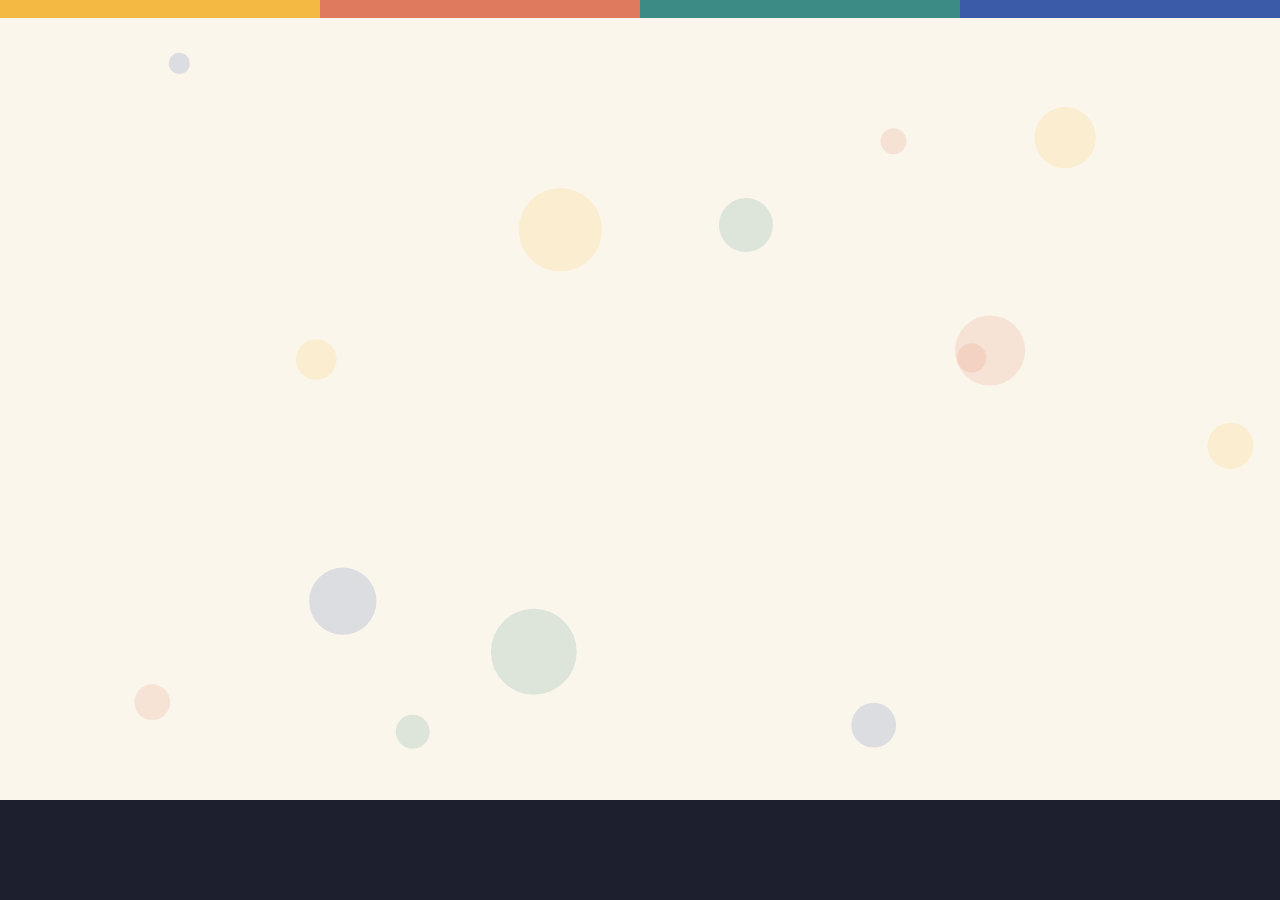
<file: produccion/v2/anim.html>
<!DOCTYPE html>
<html lang="es">
<head>
<meta charset="utf-8">
<title>Vídeo 2 · Las muñecas rusas</title>
<link rel="stylesheet" href="../motor-video/comun.css">
</head>
<body>
<script src="../motor-video/comun.js"></script>
<script src="../motor-video/iconos.js"></script>
<script src="../motor-video/mapas/espana.js"></script>
<script src="../motor-video/mapas/madrid.js"></script>
<script src="../motor-video/datos/v2.js"></script>
<script>
'use strict';
const C = M.C;
const ap = (el, base, t, t0, tipo = 'pop', dur = 0.55) => M.ponAp(el, base, M.aparicion(t, t0, dur, tipo));
/** Coloca una persona con los pies en (x, pies). */
const ponP = (el, x, pies, s = 1, extra = {}) => M.pon(el, { x, y: pies - 50 * s, s, ...extra });
const bamboleo = (t, i) => ({ dy: M.onda(t, 1.7 + (i % 3) * 0.23, 2.2, i * 1.3), r: M.onda(t, 2.9 + (i % 2) * 0.5, 1.3, i * 2.1) });
/** Salto suave (0 → alto → 0) que empieza en t0. */
const brinco = (t, t0, alto = 24, dur = 0.5) => Math.sin(Math.PI * M.p(t, t0, dur)) * alto;

// ───────── Niveles (colores fijos del SPEC) ─────────
const NIVEL = [
  { color: C.ayto, nombre: 'Municipio' },
  { color: C.prov, nombre: 'Provincia' },
  { color: C.ccaa, nombre: 'Comunidad\nautónoma' },
  { color: C.estado, nombre: 'Estado' },
  { color: C.ue, nombre: 'Unión Europea' },
];
const tintaSobre = (c) => (c === C.ayto || c === C.prov ? C.tinta : C.blanco);
const rotNivel = (padre, txt, color, tam = 32) => M.rotulo(padre, txt, { tam, fondo: color, color: tintaSobre(color) });
const PALIDO = '#F1E9DA';

// ───────── Muñecas ─────────
const tripaUE = () => { let s = ''; for (let i = 0; i < 12; i++) { const a = (i * Math.PI) / 6; s += M.estrellaPath(+(12 * Math.sin(a)).toFixed(1), +(22 - 12 * Math.cos(a)).toFixed(1), 3.4, C.estrella); } return s; };
const marcadoMuneca = (color) => (color === C.ue ? M.iconos.muneca({ color, texto: ' ' }) + tripaUE() : M.iconos.muneca({ color }));
M.registrarIcono('munecaNivel', (o) => marcadoMuneca(o.color || C.ayto));
M.registrarIcono('munecaProv', () => marcadoMuneca(C.prov));
M.registrarIcono('munecaCcaa', () => marcadoMuneca(C.ccaa));
M.registrarIcono('munecaEstado', () => marcadoMuneca(C.estado));
M.registrarIcono('munecaUE', () => marcadoMuneca(C.ue));
const muneca = (padre, color) => M.icono('munecaNivel', padre, { color });
/** Coloca una muñeca (icono o partida) con la base en y = base. */
const ponM = (el, x, base, s, extra = {}) => M.pon(el, { x, y: base - 50 * s, s, ...extra });

// Muñeca que se abre: tres capas (interior, mitad de abajo, mitad de arriba) hermanas dentro de `padre`.
let clipsListos = false;
function prepararClips() {
  if (clipsListos) return; clipsListos = true;
  const a = M.el('clipPath', { id: 'v2-mitad-arriba' }, M.defs); M.el('rect', { x: -80, y: -90, width: 160, height: 88 }, a);
  const b = M.el('clipPath', { id: 'v2-mitad-abajo' }, M.defs); M.el('rect', { x: -80, y: -6, width: 160, height: 100 }, b);
}
function munecaPartida(padre, color) {
  prepararClips();
  const costura = `<path d="M-25.3,-4 L25.3,-4" stroke="${C.tinta}" stroke-width="3.5" stroke-linecap="round"/>`;
  const fondo = M.g(padre);
  const boca = M.el('ellipse', { cx: 0, cy: -4, rx: 23, ry: 6, fill: M.oscurece(color, 0.45), stroke: C.tinta, 'stroke-width': 3 }, fondo);
  const abajo = M.g(padre);
  M.g(abajo, { 'clip-path': 'url(#v2-mitad-abajo)' }).innerHTML = marcadoMuneca(color) + costura;
  const arriba = M.g(padre);
  const tapa = M.g(arriba);
  M.g(tapa, { 'clip-path': 'url(#v2-mitad-arriba)' }).innerHTML = marcadoMuneca(color) + costura;
  return { fondo, abajo, arriba, tapa, boca, capas: [fondo, abajo, arriba] };
}
/** o: {x, base, s, o, abre (0..1), r, dyArriba, dyAbajo} */
function ponMP(m, o) {
  const s = o.s, y = o.base - 50 * s, op = o.o === undefined ? 1 : o.o, abre = o.abre || 0;
  M.pon(m.fondo, { x: o.x, y, s, r: o.r, o: abre > 0.02 ? op : 0 });
  M.pon(m.abajo, { x: o.x, y: y + (o.dyAbajo || 0), s, r: o.r, o: op });
  M.pon(m.arriba, { x: o.x, y: y + (o.dyArriba || 0), s, r: o.r, o: op });
  M.pon(m.tapa, { x: abre * 6, y: -abre * 30, r: -abre * 12 });
}
/** Reordena los hijos de `cont` según `lista` solo si hace falta (determinista). */
function ordenar(cont, lista) {
  const hijos = cont.children; let igual = hijos.length === lista.length;
  if (igual) for (let i = 0; i < lista.length; i++) if (hijos[i] !== lista[i]) { igual = false; break; }
  if (!igual) lista.forEach((el) => cont.appendChild(el));
}
/** Medallón con el número de muñeca. */
function insignia(padre, n, color) {
  const g = M.g(padre);
  M.el('circle', { r: 24, fill: color, stroke: C.tinta, 'stroke-width': 3.5 }, g);
  M.texto(g, String(n), { tam: 30, peso: 900, color: tintaSobre(color), y: 1 });
  return g;
}

// ───────── Iconos propios ─────────
M.registrarIcono('libritos', () => `<rect x="-44" y="-30" width="18" height="74" rx="3" fill="#C47A6A" stroke="#2B2D42" stroke-width="3"/><rect x="-24" y="-40" width="20" height="84" rx="3" fill="#8CC0DE" stroke="#2B2D42" stroke-width="3"/><rect x="-2" y="-24" width="16" height="68" rx="3" fill="#A3B16B" stroke="#2B2D42" stroke-width="3"/>` +
  `<rect x="18" y="-34" width="18" height="78" rx="3" fill="#9D8EC7" stroke="#2B2D42" stroke-width="3" transform="rotate(8 27 44)"/><path d="M-50,46 L50,46" stroke="#2B2D42" stroke-width="4" stroke-linecap="round"/>`);
M.registrarIcono('columpio', (o) => {
  const K = C.tinta, S = `stroke="${K}" stroke-linejoin="round" stroke-linecap="round"`;
  const roto = o.roto !== false;
  return `<path d="M-40,-42 L-52,48 M40,-42 L52,48" ${S} stroke-width="9"/><path d="M-40,-42 L-52,48 M40,-42 L52,48" stroke="#7D8597" stroke-width="4.5" stroke-linecap="round"/>` +
    `<rect x="-48" y="-48" width="96" height="12" rx="5" fill="#7D8597" ${S} stroke-width="3.5"/>` +
    `<path d="M-16,-36 L-16,22" ${S} stroke-width="3" stroke-dasharray="5 3"/>` +
    (roto ? `<path d="M16,-36 L16,-6" ${S} stroke-width="3" stroke-dasharray="5 3"/><path d="M12,-2 L20,-8 M13,4 L19,0" ${S} stroke-width="2.5"/>` +
      `<rect x="-24" y="18" width="46" height="9" rx="3" fill="#F2A65A" ${S} stroke-width="3" transform="rotate(38 -16 22)"/>`
      : `<path d="M16,-36 L16,22" ${S} stroke-width="3" stroke-dasharray="5 3"/><rect x="-24" y="20" width="48" height="9" rx="3" fill="#F2A65A" ${S} stroke-width="3"/>`) +
    `<path d="M-62,48 L62,48" ${S} stroke-width="4"/>`;
});
const marcadoFarola = (on) => M.iconos.farola({ encendida: on });

// ═════════ Escena 1: cuatro problemas ═════════
M.escena(1, (E) => {
  const g = E.g;
  const X = [190, 490, 790, 1090], CY = 350, W = 250, H = 300;
  const NIVC = [C.ayto, C.ccaa, C.estado, C.ue];
  const tA = E.m('A quién'), tProfe = E.m('paga a tu profe'), tDec = E.m('quién decide'), tDin = E.m('qué dinero'), tNo = E.m('No es la misma'), tHoy = E.m('Hoy vamos');
  const tIn = [0.15, tProfe - 0.45, tDec - 0.15, tDin - 0.1];
  const NOM = ['La farola', 'El profe', 'El pasaporte', 'El dinero'];
  const cartas = X.map((x, i) => {
    const c = M.g(g);
    const marco = M.tarjeta(c, { ancho: W, alto: H, fondo: C.blanco, trazo: C.gris, grosor: 6, radio: 28 });
    const vacio = M.texto(c, '?', { tam: 120, peso: 900, color: C.grisClaro, y: 4 });
    const cont = M.g(c);
    const rot = M.rotulo(g, NOM[i], { tam: 30, fondo: C.blanco, color: C.tinta, borde: C.gris, grosor: 3 });
    const preg = M.icono('interrogacion', g, { color: C.grisClaro });
    const mu = muneca(g, NIVC[i]);
    return { c, marco, vacio, cont, rot, preg, mu, x };
  });
  // 1 · farola de noche
  const c1 = cartas[0].cont;
  M.el('rect', { x: -105, y: -130, width: 210, height: 240, rx: 20, fill: '#3E4A6B' }, c1);
  const r1 = M.azar(5);
  for (let i = 0; i < 9; i++) M.el('circle', { cx: -90 + r1() * 180, cy: -118 + r1() * 70, r: 1.5 + r1() * 2, fill: '#FFF7D6', opacity: 0.8 }, c1);
  M.el('circle', { cx: 62, cy: -92, r: 16, fill: '#FFF2C2' }, c1); M.el('circle', { cx: 70, cy: -98, r: 14, fill: '#3E4A6B' }, c1);
  M.el('rect', { x: -105, y: 72, width: 210, height: 38, fill: '#5C6378' }, c1);
  M.el('path', { d: 'M-105,72 L105,72', stroke: '#8D99AE', 'stroke-width': 4 }, c1);
  const farola = M.g(c1); let farolaOn = null;
  const chispa = M.svg(c1, `<path d="M0,-14 L4,-4 L14,-2 L5,4 L8,14 L0,7 L-8,14 L-5,4 L-14,-2 L-4,-4Z" fill="#FFE8A3" stroke="${C.tinta}" stroke-width="2"/>`);
  // 2 · profe
  const profe = M.persona(cartas[1].cont, { lleva: 'libro', gafas: true, ropa: M.ROPA[8], peinado: 'largo', piel: M.PIEL[2], pelo: M.PELO[1] });
  const monedas = M.icono('monedas', cartas[1].cont);
  const pizarra = M.g(cartas[1].cont);
  M.el('rect', { x: -100, y: -125, width: 200, height: 70, rx: 8, fill: '#3E6B5A', stroke: C.tinta, 'stroke-width': 4 }, pizarra);
  M.texto(pizarra, '2 + 3 = 5', { tam: 30, peso: 800, color: '#F4F1E6', y: -90 });
  // 3 · pasaporte y DNI
  const dni = M.icono('dni', cartas[2].cont); const pas = M.icono('pasaporte', cartas[2].cont);
  // 4 · euro
  const euro = M.icono('euro', cartas[3].cont); const euro2 = M.icono('euro', cartas[3].cont);
  const tit1 = M.rotulo(g, '¿A quién se lo dices?', { tam: 46, fondo: C.tinta });
  const tit2 = M.rotulo(g, '¡No es la misma persona!', { tam: 46, fondo: C.tinta });
  return (t) => {
    cartas.forEach((k, i) => {
      const a = M.aparicion(t, 0.15 + i * 0.12, 0.6, 'sube');
      const lleno = M.e(t, tIn[i], 0.35);
      M.opacidad(k.vacio, 1 - lleno);
      M.pon(k.cont, { s: 0.6 + 0.4 * M.e(t, tIn[i], 0.5, 'outBack'), o: lleno });
      k.marco.setAttribute('stroke-dasharray', lleno > 0 ? 'none' : '16 12');
      M.ponAp(k.c, { x: k.x, y: CY + M.onda(t, 3.2, 3, i) - brinco(t, tHoy + i * 0.18, 16) }, a);
      k.marco.setAttribute('stroke', M.mezcla(C.gris, NIVC[i], M.e(t, tNo + i * 0.15, 0.5)));
      ap(k.rot, { x: k.x, y: 552 }, t, tIn[i] + 0.3, 'fundido');
      const sale = M.e(t, tNo + i * 0.15, 0.3);
      M.ponAp(k.preg, { x: k.x + 104, y: CY - 140 + M.onda(t, 1.6, 4, i), s: 0.52 * (1 - sale) + 0.001, r: M.onda(t, 2, 8, i), o: 1 - sale }, M.aparicion(t, tIn[i] + 0.45, 0.5));
      ap(k.mu, { x: k.x + 104, y: CY - 145 + M.onda(t, 2.2, 3, i) - brinco(t, tHoy + i * 0.18, 26), s: 0.78, r: M.onda(t, 2.5, 4, i) }, t, tNo + 0.15 + i * 0.15);
    });
    // farola que parpadea y se funde
    const patron = [1, 0, 1, 1, 0, 0, 1, 0, 0, 0];
    const on = t < 0.8 || (t < 2.4 && patron[Math.floor(t * 8) % 10] === 1);
    if (on !== farolaOn) { farolaOn = on; farola.innerHTML = marcadoFarola(on); }
    M.pon(farola, { x: 0, y: -8, s: 1.75 });
    M.pon(chispa, { x: 0, y: -94, s: M.ventana(t, 2.3, 2.75, 0.15) * 1.6, r: t * 90 });
    // profe
    ponP(profe, -40, 108, 1.45, bamboleo(t, 1));
    M.brazo(profe, 'i', 10 + M.onda(t, 1.6, 8));
    ap(monedas, { x: 58, y: 40 + M.onda(t, 1.4, 5), s: 0.62, r: M.onda(t, 2, 6) }, t, tProfe + 0.2);
    // pasaporte y DNI
    ap(dni, { x: -38, y: 50 + M.onda(t, 2.4, 3), s: 1.05, r: -12 }, t, tDec + 0.15);
    ap(pas, { x: 32, y: -25 + M.onda(t, 2.4, 3, 1), s: 1.55, r: 8 + M.onda(t, 3, 2) }, t, tDec - 0.05);
    // euro que gira
    const gira = Math.abs(Math.cos(t * 2.2));
    ap(euro, { x: -10, y: -25, s: 1.85, sx: Math.max(0.12, gira) }, t, tDin - 0.05);
    ap(euro2, { x: 55, y: 75 + M.onda(t, 1.8, 3), s: 0.8, r: M.onda(t, 3, 8) }, t, tDin + 0.3);
    // títulos
    M.ponAp(tit1, { x: 640, y: 80, o: 1 - M.e(t, tNo - 0.3, 0.3) }, M.aparicion(t, tA - 0.15, 0.5, 'sube'));
    M.ponAp(tit2, { x: 640, y: 80 + M.onda(t, 2.5, 2) }, M.aparicion(t, tNo, 0.55, 'pop'));
  };
});

// ═════════ Escena 2: la muñeca que se abre en cinco ═════════
M.escena(2, (E) => {
  const g = E.g;
  const SX = [165, 352, 572, 818, 1082], SS = [1.2, 1.5, 1.8, 2.15, 2.55], BASE = 470;
  const tMu = E.m('muñecas rusas'), tUna = E.m('una dentro de otra'), tPeq = E.m('La más pequeña'), tMun = E.m('es el municipio');
  const tProv = E.m('la provincia'), tCom = E.m('la comunidad autónoma'), tEst = E.m('el Estado'), tToda = E.m('toda España'), tFue = E.m('por fuera'), tUE = E.m('Unión Europea');
  const tNom = [tMun + 0.3, tProv, tCom, tEst, tUE];
  const T = (k) => tUna - 0.15 + (4 - k) * 0.48;                // la muñeca k (4…1) se abre
  const tE = (k) => T(k + 1) + 0.08;                      // la muñeca k (0…3) sale de su madre
  const tSl = (k) => (k === 0 ? tE(0) + 0.6 : T(k) + 0.5); // la muñeca k va a su sitio
  const suelo = M.el('rect', { x: 0, y: BASE - 2, width: 1280, height: 400, fill: C.arena }, g);
  const sombras = SX.map((x, k) => { const s = M.sombra(g, 40 * SS[k], 8); return s; });
  const cont = M.g(g);
  const mus = NIVEL.map((n) => munecaPartida(cont, n.color));
  const rots = NIVEL.map((n) => rotNivel(g, n.nombre, n.color, 30));
  const subE = M.texto(g, 'toda España', { tam: 26, peso: 850, color: C.grisOsc });
  const subU = M.texto(g, 'por fuera de todo', { tam: 26, peso: 850, color: C.grisOsc });
  const peq = M.g(g);
  M.texto(peq, 'La más pequeña', { tam: 28, peso: 900, color: C.tinta });
  const flechaPeq = M.flecha(g, { x1: 165, y1: 292, x2: 165, y2: 332, color: C.tinta, grosor: 5 });
  const anillo = M.g(g);
  for (let i = 0; i < 12; i++) { const a = (i * Math.PI) / 6; M.svg(anillo, M.estrellaPath(+(150 * Math.cos(a)).toFixed(1), +(150 * Math.sin(a)).toFixed(1), 13, C.estrella, `stroke="${C.tinta}" stroke-width="2.5"`)); }
  const tit1 = M.rotulo(g, 'Como muñecas rusas', { tam: 46, fondo: C.tinta });
  const tit2 = M.rotulo(g, 'Una dentro de otra', { tam: 46, fondo: C.tinta });
  const flechaTam = M.flecha(g, { x1: 120, y1: 618, x2: 1160, y2: 618, color: C.gris, grosor: 6 });
  const menor = M.texto(g, 'de menor…', { tam: 24, peso: 850, color: C.grisOsc, anchor: 'start' });
  const mayor = M.texto(g, '…a mayor', { tam: 24, peso: 850, color: C.grisOsc, anchor: 'end' });
  return (t) => {
    M.pon(suelo, { o: 1 });
    // orden de dibujo: mientras una muñeca está saliendo, va entre el interior y la mitad de abajo de su madre
    const dentro = (k) => t < tE(k) + 0.25;
    const lista = (k) => {
      const m = mus[k].capas;
      if (k === 0) return m;
      return dentro(k - 1) ? [m[0], ...lista(k - 1), m[1], m[2]] : [...m, ...lista(k - 1)];
    };
    ordenar(cont, lista(4));
    for (let k = 4; k >= 0; k--) {
      const abre = k >= 1 ? Math.min(M.e(t, T(k), 0.2), 1 - M.e(t, T(k) + 0.42, 0.2, 'inOutQuad')) : 0;
      let base = BASE, s = SS[k], o = 1;
      if (k === 4) { const a = M.aparicion(t, 0.15, 0.6, 'sube'); o = a.o; base += a.dy; }
      else {
        const pe = M.p(t, tE(k), 0.5);
        o = t >= tE(k) ? 1 : 0;
        base = BASE - Math.sin(Math.PI * pe) * SS[k + 1] * 66;
        s = SS[k] * M.lerp(0.6, 1, M.ease.outCubic(pe));
      }
      const mov = M.e(t, tSl(k), 0.6, 'inOutCubic');
      const x = M.lerp(640, SX[k], mov);
      const quieta = M.e(t, tSl(k) + 0.6, 0.3);
      const salto = brinco(t, tNom[k] - 0.15, 30, 0.55);
      ponMP(mus[k], { x, base: base - salto, s, o, abre, r: M.onda(t, 2.6, 2.5, k) * quieta });
      M.pon(sombras[k], { x, y: BASE + 2, s: (1 - salto / 60) * (s / SS[k]), o: o * 0.9 });
      ap(rots[k], { x: SX[k], y: k === 2 ? 550 : 540 }, t, tNom[k] - 0.1);
    }
    ap(subE, { x: SX[3], y: 588 }, t, tToda, 'fundido');
    ap(subU, { x: SX[4], y: 588 }, t, tFue, 'fundido');
    const fueraPeq = M.e(t, tProv - 0.2, 0.3);
    const tP = Math.max(tPeq, tSl(0) + 0.45);
    M.ponAp(peq, { x: 165, y: 268 + M.onda(t, 1.5, 3), o: 1 - fueraPeq }, M.aparicion(t, tP, 0.45));
    flechaPeq.poner(M.e(t, tP + 0.2, 0.4)); M.opacidad(flechaPeq.g, t > tP + 0.2 ? 1 - fueraPeq : 0);
    M.ponAp(anillo, { x: SX[4], y: BASE - SS[4] * 50, r: t * 14, s: 1.02 + 0.03 * M.onda(t, 1.2, 1) }, M.aparicion(t, tFue, 0.7));
    M.ponAp(tit1, { x: 640, y: 80, o: 1 - M.e(t, tUna - 0.25, 0.3) }, M.aparicion(t, Math.max(0.2, tMu - 0.6), 0.5, 'sube'));
    ap(tit2, { x: 640, y: 80 + M.onda(t, 2.5, 2) }, t, tUna);
    flechaTam.poner(M.e(t, Math.max(tMun - 0.2, tSl(0) + 0.5), Math.max(1, tUE - tMun), 'inOutQuad'));
    ap(menor, { x: 120, y: 645 }, t, Math.max(tMun - 0.2, tSl(0) + 0.5), 'fundido');
    ap(mayor, { x: 1160, y: 645 }, t, tUE, 'fundido');
  };
});

// ═════════ Escena 3: municipios de la Comunidad de Madrid ═════════
M.escena(3, (E) => {
  const g = E.g;
  const tMun = E.m('Un municipio'), tPue = E.m('un pueblo'), tCiu = E.m('una ciudad'), tMad = E.m('Comunidad de Madrid'), t179 = E.m('179'), tCada = E.m('Cada municipio'), tAyto = E.m('su ayuntamiento');
  // izquierda: la muñeca 1
  const mu = muneca(g, C.ayto);
  const num = insignia(g, 1, C.ayto);
  const rMun = rotNivel(g, 'Municipio', C.ayto, 36);
  const pueblo = M.g(g);
  M.pon(M.icono('casa', pueblo, { color: '#F0D9C4' }), { x: -26, y: 6, s: 0.62 });
  M.pon(M.icono('casa', pueblo, { color: '#E3E8D8', tejado: '#9AA3B5' }), { x: 30, y: 12, s: 0.52 });
  M.pon(M.icono('arbol', pueblo), { x: 4, y: 22, s: 0.36 });
  M.texto(pueblo, 'Pueblo', { tam: 28, peso: 900, y: 70 });
  const ciudad = M.g(g);
  [[-34, 76, 130, '#DCE3EA'], [0, 70, 170, '#E9DCC8'], [36, 64, 110, '#E3E8D8']].forEach(([x, w, h, c]) => M.pon(M.icono('bloque', ciudad, { ancho: w, alto: h, color: c }), { x, y: 46 - 50 * 0.62 - 6, s: 0.62 }));
  M.texto(ciudad, 'Ciudad', { tam: 28, peso: 900, y: 70 });
  const o = M.texto(g, 'o', { tam: 36, peso: 900, color: C.grisOsc });
  // mapa
  const fit = M.mapas.encajar(729, 800, { x: 395, y: 40, w: 545, h: 615 });
  const mapaG = M.g(g);
  const mapa = M.mapas.madrid(mapaG, { relleno: PALIDO, trazo: '#fff', grosor: 1.6 });
  const cap = mapa.capital;
  const r = M.azar(179);
  const munis = mapa.municipios.map((m) => ({ ...m, col: M.mezcla(C.ayto, '#FFFFFF', 0.05 + r() * 0.45), dist: Math.hypot(m.et[0] - cap[0], m.et[1] - cap[1]) + r() * 40 }));
  [...munis].sort((a, b) => a.dist - b.dist).forEach((m, i) => (m.orden = i));
  const capaPuntos = M.g(mapa.g);
  munis.forEach((m) => (m.punto = M.el('circle', { cx: m.et[0], cy: m.et[1], r: 4.2, fill: C.tinta }, capaPuntos)));
  const capaAy = M.g(mapa.g);
  const conAy = munis.filter((m) => m.orden % 17 === 3 && m.et[1] > 150).slice(0, 10).map((m, i) => ({ m, el: M.icono('ayuntamiento', capaAy), i }));
  // contador
  const cont = M.g(g);
  const numT = M.texto(cont, '0', { tam: 120, peso: 900, color: M.oscurece(C.ayto, 0.38) });
  M.texto(cont, 'municipios', { tam: 40, peso: 900, y: 84 });
  const ayto = M.icono('ayuntamiento', g);
  const rAy = rotNivel(g, 'Ayuntamiento', C.ayto, 32);
  return (t, d) => {
    ap(mu, { x: 170, y: 175 + M.onda(t, 2.4, 4), s: 1.45, r: M.onda(t, 3, 3) }, t, 0.15);
    ap(num, { x: 240, y: 112 }, t, 0.45);
    ap(rMun, { x: 170, y: 300 }, t, tMun - 0.2, 'sube');
    ap(pueblo, { x: 100, y: 420 + M.onda(t, 2.8, 3) }, t, tPue - 0.1, 'sube');
    ap(o, { x: 190, y: 425 }, t, tPue + 0.3, 'fundido');
    ap(ciudad, { x: 280, y: 420 + M.onda(t, 2.8, 3, 1) }, t, tCiu - 0.1, 'sube');
    // mapa: aparece el contorno y se van llenando los municipios desde la capital
    const zoom = M.e(t, tMad - 0.5, Math.max(1, d - tMad), 'inOutQuad');
    M.ponAp(mapaG, { x: fit.x - zoom * 10, y: fit.y - zoom * 12, s: fit.s * (1 + zoom * 0.035) }, M.aparicion(t, 0.3, 0.7, 'fundido'));
    const t0 = tMad - 0.3, dur = Math.max(1.6, t179 + 0.9 - t0);
    munis.forEach((m) => {
      const t1 = t0 + (m.orden / 179) * dur;
      const p = M.p(t, t1, 0.3);
      m.path.setAttribute('fill', p > 0 ? M.mezcla(PALIDO, m.col, p) : PALIDO);
      const ps = M.e(t, t1, 0.35, 'outBack');
      M.pon(m.punto, { o: t > t1 ? 1 : 0, s: 1 });
      m.punto.setAttribute('r', (4.2 * ps).toFixed(2));
    });
    const n = Math.min(179, Math.round(M.clamp((t - t0) / dur) * 179));
    M.ponTexto(numT, String(n));
    ap(cont, { x: 1100, y: 215, s: 1 + 0.06 * M.ventana(t, t179 + 0.6, t179 + 1.2, 0.25) }, t, t0 - 0.2);
    conAy.forEach(({ m, el, i }) => ap(el, { x: m.et[0], y: m.et[1] - 22, s: 0.5 + 0.02 * M.onda(t, 1.5, 1, i) }, t, tAyto - 0.2 + i * 0.08, 'pop', 0.45));
    ap(ayto, { x: 1100, y: 450 + M.onda(t, 2.6, 4), s: 1.6 }, t, tCada, 'sube');
    ap(rAy, { x: 1100, y: 560 }, t, tAyto - 0.1);
  };
});

// ═════════ Escena 4: alcaldía, concejalías y pleno ═════════
M.escena(4, (E) => {
  const g = E.g;
  const MESA = { cx: 640, cy: 548, rx: 470, ry: 84 };
  const SP = 1.55;
  const borde = (x) => MESA.cy - MESA.ry * Math.sqrt(Math.max(0, 1 - ((x - MESA.cx) / MESA.rx) ** 2));
  const PX = [250, 445, 640, 835, 1030];
  const tAlc = E.m('el alcalde'), tEq = E.m('equipo de concejales'), tTema = E.m('un tema'), tDep = E.m('deportes'), tCul = E.m('cultura'), tLim = E.m('limpieza');
  const tDec = E.m('decisiones importantes'), tVot = E.m('se votan'), tReu = E.m('una reunión'), tPle = E.m('pleno');
  // sala
  M.el('rect', { x: 0, y: 418, width: 1280, height: 400, fill: C.arena }, g);
  M.el('path', { d: 'M0,418 L1280,418', stroke: C.arenaOsc, 'stroke-width': 6 }, g);
  const ventanas = [130, 1150].map((x) => { const v = M.g(g); M.el('rect', { x: -58, y: -80, width: 116, height: 160, rx: 14, fill: '#DCEBF0', stroke: C.tinta, 'stroke-width': 4 }, v); M.el('path', { d: 'M0,-80 L0,80 M-58,0 L58,0', stroke: C.tinta, 'stroke-width': 4 }, v); M.pon(v, { x, y: 250 }); return v; });
  // personas (detrás de la mesa)
  const gente = M.gente(4, 404);
  const DATOS = [
    { op: gente[0], icono: 'balon', txt: 'Deportes', t: tDep },
    { op: gente[1], icono: 'mascaras', txt: 'Cultura', t: tCul },
    { op: { piel: M.PIEL[3], pelo: M.PELO[0], ropa: '#7D8597', peinado: 'largo', pantalon: '#3E4A6B' }, icono: 'ayuntamiento', txt: 'Alcaldía', t: tAlc, alc: true },
    { op: gente[2], icono: 'escoba', txt: 'Limpieza', t: tLim },
    { op: gente[3], icono: 'arbol', txt: 'Parques', t: tLim + 0.75 },
  ];
  const pers = DATOS.map((dd, i) => {
    const w = M.g(g);
    const p = M.persona(w, { ...dd.op, edad: 'adulto' });
    if (dd.alc) M.svg(w, `<path d="M-10,-15 L0,0 L10,-15" fill="none" stroke="${C.ayto}" stroke-width="5" stroke-linecap="round"/><circle cx="0" cy="3" r="6.5" fill="${C.estrella}" stroke="${C.tinta}" stroke-width="2.5"/>`);
    return { w, p, x: PX[i], pies: borde(PX[i]) + 54 };
  });
  // mesa
  M.el('ellipse', { cx: MESA.cx, cy: MESA.cy + 30, rx: MESA.rx, ry: MESA.ry, fill: '#B8946A', stroke: C.tinta, 'stroke-width': 4 }, g);
  M.el('rect', { x: MESA.cx - MESA.rx + 2, y: MESA.cy, width: MESA.rx * 2 - 4, height: 30, fill: '#B8946A' }, g);
  M.el('path', { d: `M${MESA.cx - MESA.rx},${MESA.cy} L${MESA.cx - MESA.rx},${MESA.cy + 30} M${MESA.cx + MESA.rx},${MESA.cy} L${MESA.cx + MESA.rx},${MESA.cy + 30}`, stroke: C.tinta, 'stroke-width': 4 }, g);
  M.el('ellipse', { cx: MESA.cx, cy: MESA.cy, rx: MESA.rx, ry: MESA.ry, fill: '#D9B98C', stroke: C.tinta, 'stroke-width': 4 }, g);
  M.el('ellipse', { cx: MESA.cx, cy: MESA.cy, rx: MESA.rx - 40, ry: MESA.ry - 22, fill: 'none', stroke: '#E6CBA3', 'stroke-width': 5 }, g);
  // carteles en la mesa y burbujas con el tema
  const carteles = DATOS.map((dd) => { const c = M.g(g); const w = M.medir(dd.txt, 26, 900) + 34; M.el('path', { d: `M${-w / 2},16 L${-w / 2 + 6},-20 L${w / 2 - 6},-20 L${w / 2},16Z`, fill: dd.alc ? C.ayto : C.blanco, stroke: C.tinta, 'stroke-width': 3.5, 'stroke-linejoin': 'round' }, c); M.texto(c, dd.txt, { tam: 26, peso: 900, y: -1 }); return c; });
  const burbujas = DATOS.map((dd) => { const b = M.g(g); M.el('circle', { r: 40, fill: dd.alc ? C.ayto : C.blanco, stroke: C.tinta, 'stroke-width': 4 }, b); M.pon(M.icono(dd.icono, b), { s: 0.58, y: dd.alc ? 6 : 0 }); return b; });
  const papel = M.icono('papeleta', g, { marca: false });
  const marcas = PX.map(() => M.marca(g, true, 18));
  const tit = M.rotulo(g, 'El ayuntamiento', { tam: 46, fondo: C.ayto, color: C.tinta });
  const tPleno = M.rotulo(g, 'Pleno', { tam: 56, fondo: C.ayto, color: C.tinta, pad: 40 });
  const subPleno = M.rotulo(g, 'Reunión para votar', { tam: 28, fondo: C.blanco, color: C.tinta, borde: C.ayto, grosor: 4 });
  const rAlc = M.rotulo(g, 'Alcalde o alcaldesa', { tam: 26, fondo: C.tinta });
  return (t) => {
    ventanas.forEach((v, i) => M.pon(v, { x: i ? 1150 : 130, y: 250, o: 1 }));
    const voto = M.e(t, tVot - 0.1, 0.5, 'outBack');
    pers.forEach((q, i) => {
      const tIn = DATOS[i].alc ? tAlc - 0.3 : tEq - 0.2 + [0, 0.12, 0, 0.24, 0.36][i];
      const a = M.aparicion(t, Math.max(0.1, tIn), 0.55, 'sube');
      M.ponAp(q.w, { x: q.x, y: q.pies - 50 * SP, s: SP, ...bamboleo(t, i) }, a);
      M.brazo(q.p, 'd', M.lerp(-8, -150, voto) + M.onda(t, 0.9, 5 * voto, i));
      M.brazo(q.p, 'i', 8 + M.onda(t, 2.3, 4, i));
    });
    carteles.forEach((c, i) => ap(c, { x: PX[i], y: borde(PX[i]) + 42 }, t, DATOS[i].t, 'sube'));
    burbujas.forEach((b, i) => {
      const fuera = M.e(t, tVot - 0.4, 0.3);
      M.ponAp(b, { x: PX[i], y: pers[i].pies - 232 + M.onda(t, 2, 3, i), s: (1 + 0.15 * M.ventana(t, DATOS[i].t, DATOS[i].t + 0.7, 0.2)) * (1 - fuera) + 0.001, o: 1 - fuera }, M.aparicion(t, DATOS[i].t - 0.05, 0.5));
    });
    M.ponAp(rAlc, { x: 640, y: pers[2].pies - 300, o: 1 - M.e(t, tTema - 0.3, 0.3) }, M.aparicion(t, tAlc + 0.4, 0.45));
    ap(papel, { x: 640, y: 565 + M.onda(t, 2, 2), s: 0.75, r: -6 }, t, tDec, 'cae', 0.8);
    marcas.forEach((m, i) => ap(m, { x: PX[i] + 26, y: pers[i].pies - 245 + M.onda(t, 1.4, 3, i) }, t, tVot + 0.4 + i * 0.1, 'pop', 0.4));
    M.ponAp(tit, { x: 640, y: 75, o: 1 - M.e(t, tReu - 0.5, 0.3) }, M.aparicion(t, 0.2, 0.5, 'sube'));
    ap(tPleno, { x: 640, y: 72 + M.onda(t, 2.4, 2), s: 1 + 0.03 * M.onda(t, 1.1, 1) + 0.1 * M.ventana(t, tPle, tPle + 0.6, 0.2) }, t, tReu - 0.25);
    ap(subPleno, { x: 640, y: 140 }, t, tReu + 0.25, 'sube');
  };
});

// ═════════ Escena 5: servicios del ayuntamiento ═════════
M.escena(5, (E) => {
  const g = E.g;
  const CX = 640, CY = 365, RX = 490, RY = 200, S = 2.4;
  const SERV = [
    ['basura', 'Basura', 'la basura'], ['carretera', 'Calles', 'las calles'], ['senal', 'Señales', 'las señales'], ['gota', 'Agua', 'el agua'],
    ['farola', 'Farolas', 'las farolas'], ['arbol', 'Parques', 'los parques'], ['policia', 'Policía\nmunicipal', 'la policía municipal'],
    ['balon', 'Polideportivos', 'los polideportivos'], ['libritos', 'Bibliotecas', 'las bibliotecas'], ['manos', 'Servicios\nsociales', 'los servicios sociales'],
  ];
  const tCer = E.m('lo más cercano'), tFam = E.m('familias'), tAsi = E.m('Así que la farola'), tAl = E.m('al ayuntamiento');
  const items = SERV.map(([ic, txt, clave], k) => {
    const a = ((-108 + 36 * k) * Math.PI) / 180;
    const it = M.g(g);
    const disco = M.g(it);
    M.el('circle', { r: 46, fill: C.blanco, stroke: C.ayto, 'stroke-width': 6 }, disco);
    const icg = M.g(disco);
    if (ic === 'farola') icg.innerHTML = marcadoFarola(false); else M.icono(ic, icg);
    M.pon(icg, { s: ic === 'farola' ? 0.62 : 0.6, y: ic === 'farola' ? 4 : 0 });
    const et = M.texto(it, txt, { tam: 24, peso: 900, y: 72 + (txt.includes('\n') ? 13 : 0) });
    return { it, disco, icg, et, x: CX + RX * Math.cos(a), y: CY + RY * Math.sin(a), t: E.m(clave), ic };
  });
  const lineas = items.map((it) => M.el('path', { d: `M${CX},${CY} L${it.x.toFixed(1)},${it.y.toFixed(1)}`, stroke: C.ayto, 'stroke-width': 4, 'stroke-dasharray': '3 12', 'stroke-linecap': 'round', opacity: 0.8 }, g));
  // las líneas van detrás de todo
  lineas.forEach((l) => g.insertBefore(l, g.firstChild));
  const sombra = M.sombra(g, 80, 12);
  const cont = M.g(g);
  const mu = munecaPartida(cont, C.ayto);
  // los iconos van delante de la muñeca
  items.forEach((it) => g.appendChild(it.it));
  const rAy = rotNivel(g, 'Ayuntamiento', C.ayto, 26);
  const tit = M.rotulo(g, 'Lo más cercano a tu casa', { tam: 44, fondo: C.ayto, color: C.tinta });
  const tit2 = M.rotulo(g, 'La farola: ¡al ayuntamiento!', { tam: 44, fondo: C.tinta });
  const ok = M.marca(g, true, 30);
  const farIdx = 4;
  let farOn = null;
  return (t) => {
    const tS = tFam + 0.5;
    const traga = (k) => tS + (k < farIdx ? k : k - 1) * 0.08;
    const abre = Math.min(M.e(t, tS - 0.25, 0.3), 1 - M.e(t, tS + 1.1, 0.3, 'inOutQuad'));
    const salto = brinco(t, tS + 1.4, 22, 0.5) + brinco(t, tAl + 0.2, 16, 0.45);
    const a = M.aparicion(t, 0.15, 0.6, 'sube');
    ponMP(mu, { x: CX, base: CY + 50 * S + a.dy - salto, s: S, o: a.o, abre, r: M.onda(t, 3, 2.5) });
    M.pon(sombra, { x: CX, y: CY + 50 * S + 4, o: a.o, s: 1 - salto / 80 });
    M.ponAp(rAy, { x: CX, y: 518 + M.onda(t, 2.4, 2), o: 1 - M.e(t, tCer, 0.4) * 0 }, M.aparicion(t, 0.5, 0.5));
    items.forEach((it, k) => {
      const aa = M.aparicion(t, it.t - 0.25, 0.55);
      const resalta = M.ventana(t, it.t - 0.1, it.t + 0.8, 0.2);
      if (k === farIdx) {
        const mv = M.e(t, tAsi - 0.1, 0.8, 'inOutCubic');
        M.ponAp(it.it, { x: M.lerp(it.x, 1010, mv), y: M.lerp(it.y, 330, mv) + M.onda(t, 2.2, 4, k), s: (1 + 0.12 * resalta) * M.lerp(1, 1.9, mv) }, aa);
        M.opacidad(it.et, 1 - mv);
        const on = t > tAsi + 0.75;
        if (on !== farOn) { farOn = on; it.icg.innerHTML = marcadoFarola(on); }
      } else {
        const v = M.e(t, traga(k), 0.55, 'inCubic');
        const bx = M.lerp(it.x, CX, v), by = M.lerp(it.y, CY - 30, v) - Math.sin(Math.PI * v) * 60;
        M.ponAp(it.it, { x: bx, y: by + M.onda(t, 2.2, 4, k) * (1 - v), s: (1 + 0.12 * resalta) * (1 - 0.85 * v), o: 1 - M.e(t, traga(k) + 0.45, 0.1) }, aa);
        M.opacidad(it.et, 1 - M.e(t, traga(k), 0.2));
      }
      M.opacidad(lineas[k], aa.o * 0.8 * (1 - M.e(t, k === farIdx ? tAsi - 0.4 : traga(k) - 0.1, 0.3)));
    });
    M.ponAp(tit, { x: 640, y: 66, o: 1 - M.e(t, tAsi - 0.6, 0.3) }, M.aparicion(t, tCer - 0.3, 0.5, 'sube'));
    ap(tit2, { x: 640, y: 66 + M.onda(t, 2.4, 2) }, t, tAsi - 0.3, 'sube');
    ap(ok, { x: 1110, y: 230 }, t, tAl + 0.2, 'pop', 0.45);
  };
});

// ═════════ Utilidades de mapa de España (escenas 6, 7, 10) ═════════
const CAJA_ES = { x: 250, y: 40, w: 660, h: 610 };
const FIT_ES = M.mapas.encajar(1000, 921, CAJA_ES);
const aPantalla = ([x, y]) => [FIT_ES.x + x * FIT_ES.s, FIT_ES.y + y * FIT_ES.s];
const ES_CIUDADES = new Set(['51', '52']);
const colorProv = (() => { const r = M.azar(50); const m = {}; for (let i = 1; i <= 52; i++) { const id = String(i).padStart(2, '0'); m[id] = M.mezcla(C.prov, i % 3 === 0 ? '#C9A24A' : '#FFFFFF', i % 3 === 0 ? 0.12 + r() * 0.15 : 0.05 + r() * 0.4); } return m; })();
const TONO_CCAA = { '12': 0, '03': 1, '06': 0, '16': 1, '15': 2, '17': 0, '07': 3, '02': 1, '09': 0, '10': 2, '08': 0, '13': 1, '11': 1, '14': 1, '01': 2, '04': 0, '05': 1, '18': 3, '19': 3 };
const colorCCAA = (id) => [C.ccaa, M.aclara(C.ccaa, 0.32), M.oscurece(C.ccaa, 0.12), M.aclara(C.ccaa, 0.55)][TONO_CCAA[id] || 0];

// ═════════ Escena 6: 50 provincias ═════════
M.escena(6, (E) => {
  const g = E.g;
  const tVar = E.m('Varios municipios'), tProv = E.m('forman una provincia'), t50 = E.m('hay 50'), tDip = E.m('diputación'), tPeq = E.m('pueblos pequeños');
  const tIsl = E.m('En las islas'), tCab = E.m('cabildos'), tCons = E.m('consejos insulares');
  const espG = M.g(g);
  const mapa = M.mapas.espana(espG, { modo: 'provincias', relleno: (id) => (ES_CIUDADES.has(id) ? '#E3DED3' : PALIDO), trazo: '#fff', grosor: 1.8 });
  M.pon(espG, FIT_ES);
  const D = mapa.datos;
  const MAD = mapa.punto('28');
  const provs = D.provincias.filter((p) => !ES_CIUDADES.has(p.id)).map((p) => ({ id: p.id, path: mapa.provincias[p.id], dist: Math.hypot(p.et[0] - MAD[0], p.et[1] - MAD[1]) }));
  provs.sort((a, b) => a.dist - b.dist).forEach((p, i) => (p.orden = i));
  const ISLAS = new Set(['07', '35', '38']);
  // Madrid por municipios (viene de la escena 3) que se funde en una provincia
  const madG = M.g(g);
  const mad = M.mapas.madrid(madG, { relleno: C.ayto, trazo: '#fff', grosor: 1.6 });
  const r = M.azar(179);
  mad.municipios.forEach((m) => (m.col = M.mezcla(C.ayto, '#FFFFFF', 0.05 + r() * 0.45)));
  const caja28 = D.provincias.find((p) => p.id === '28').caja;
  const fitA = M.mapas.encajar(729, 800, { x: 440, y: 120, w: 400, h: 460 });
  const sB = (caja28[2] * FIT_ES.s) / 729;
  const fitB = { x: FIT_ES.x + caja28[0] * FIT_ES.s, y: FIT_ES.y + caja28[1] * FIT_ES.s, s: sB };
  // izquierda: muñeca 2
  const mu = muneca(g, C.prov);
  const num = insignia(g, 2, C.prov);
  const rProv = rotNivel(g, 'Provincia', C.prov, 34);
  // títulos de la primera fase
  const titA = M.rotulo(g, 'Varios municipios…', { tam: 44, fondo: C.ayto, color: C.tinta });
  const titB = M.rotulo(g, '…forman una provincia', { tam: 44, fondo: C.prov, color: C.tinta });
  // contador
  const cont = M.g(g);
  const numT = M.texto(cont, '0', { tam: 120, peso: 900, color: M.oscurece(C.prov, 0.5) });
  M.texto(cont, 'provincias', { tam: 40, peso: 900, y: 84 });
  // diputación
  const dip = M.g(g);
  M.tarjeta(dip, { ancho: 300, alto: 270, fondo: C.blanco, trazo: C.prov, grosor: 6 });
  M.pon(M.icono('edificio', dip, { color: M.aclara(C.prov, 0.55), tejado: C.prov }), { y: -60, s: 0.95 });
  M.texto(dip, 'Diputación', { tam: 34, peso: 900, y: 22 });
  const casitas = M.g(dip);
  [-60, 0, 60].forEach((x, i) => M.pon(M.icono('casa', casitas, { color: ['#F0D9C4', '#E3E8D8', '#DCE3EA'][i] }), { x, s: 0.42 }));
  M.texto(dip, 'Ayuda a los pueblos', { tam: 24, peso: 850, color: C.grisOsc, y: 112 });
  // islas
  const rCons = M.rotulo(g, 'Consejos\ninsulares', { tam: 32, fondo: C.prov, color: C.tinta });
  const rCab = M.rotulo(g, 'Cabildos', { tam: 32, fondo: C.prov, color: C.tinta });
  const BAL = aPantalla(mapa.punto('07')), CAN = aPantalla([250, 840]);
  const fCons = M.flecha(g, { x1: 985, y1: 330, x2: BAL[0] + 52, y2: BAL[1] + 10, color: C.tinta, grosor: 5, curva: 20 });
  const fCab = M.flecha(g, { x1: 140, y1: 555, x2: CAN[0] - 85, y2: CAN[1] - 15, color: C.tinta, grosor: 5, curva: -20 });
  const marcosIslas = [['07'], ['35', '38']].map((ids) => ids.map((id) => M.el('path', { d: D.provincias.find((p) => p.id === id).d, fill: 'none', stroke: C.tinta, 'stroke-width': 4, 'stroke-linejoin': 'round' }, mapa.g)));
  return (t, d) => {
    // fase A: Madrid por municipios → una provincia
    const z = M.e(t, t50 - 1.0, 1.0, 'inOutCubic');
    const pc = M.e(t, tProv - 0.1, 0.8);
    mad.municipios.forEach((m) => { m.path.setAttribute('fill', M.mezcla(m.col, C.prov, pc)); m.path.setAttribute('stroke', M.mezcla('#FFFFFF', C.prov, pc)); });
    const aA = M.aparicion(t, 0.1, 0.5, 'fundido');
    M.pon(madG, { x: M.lerp(fitA.x, fitB.x, z), y: M.lerp(fitA.y, fitB.y, z), s: M.lerp(fitA.s, fitB.s, z), o: aA.o * (1 - M.e(t, t50 + 0.05, 0.35)) });
    M.pon(espG, { ...FIT_ES, o: z });
    M.ponAp(titA, { x: 640, y: 68, o: 1 - M.e(t, tProv - 0.3, 0.3) }, M.aparicion(t, Math.max(0.15, tVar - 0.3), 0.5, 'sube'));
    M.ponAp(titB, { x: 640, y: 68, o: 1 - M.e(t, t50 - 1.0, 0.4) }, M.aparicion(t, tProv - 0.1, 0.5, 'pop'));
    // fase B: se colorean las 50 provincias
    const tF = t50 - 0.15, durF = 2.2;
    const islas = M.e(t, tIsl - 0.2, 0.6);
    provs.forEach((p) => {
      const pp = p.id === '28' ? (t > t50 ? 1 : 0) : M.p(t, tF + (p.orden / 49) * durF, 0.3);
      let col = M.mezcla(PALIDO, colorProv[p.id], pp);
      if (!ISLAS.has(p.id)) col = M.mezcla(col, PALIDO, islas * 0.65);
      p.path.setAttribute('fill', col);
    });
    const n = Math.min(50, Math.round(M.clamp((t - tF) / (durF + 0.3)) * 50));
    M.ponTexto(numT, String(n));
    ap(cont, { x: 1080, y: 160, s: 1 + 0.06 * M.ventana(t, tF + durF + 0.3, tF + durF + 0.9, 0.2) }, t, tF - 0.2);
    // muñeca
    ap(mu, { x: 140, y: 168 + M.onda(t, 2.4, 4), s: 1.3, r: M.onda(t, 3, 3) }, t, 0.2);
    ap(num, { x: 202, y: 112 }, t, 0.45);
    ap(rProv, { x: 140, y: 280 }, t, 0.6, 'sube');
    // diputación
    const fueraDip = M.e(t, tIsl - 0.4, 0.4);
    M.ponAp(dip, { x: 1080, y: 420 + M.onda(t, 2.6, 3), o: 1 - fueraDip }, M.aparicion(t, tDip - 0.2, 0.55, 'sube'));
    M.pon(casitas, { y: 70 - brinco(t, tPeq - 0.1, 10, 0.4) });
    // islas
    marcosIslas.forEach((arr, i) => arr.forEach((p) => { p.setAttribute('stroke-width', (4 + 2.5 * Math.abs(M.onda(t, 1.2, 1, i))).toFixed(1)); M.opacidad(p, islas); }));
    ap(rCab, { x: 140, y: 520 }, t, tCab - 0.1);
    fCab.poner(M.e(t, tCab + 0.2, 0.5));
    ap(rCons, { x: 1080, y: 345 }, t, tCons - 0.1);
    fCons.poner(M.e(t, tCons + 0.2, 0.5));
  };
});

// ═════════ Escena 7: 17 comunidades y 2 ciudades autónomas ═════════
M.escena(7, (E) => {
  const g = E.g;
  const tCom = E.m('forman una comunidad'), t17 = E.m('17 comunidades'), t2 = E.m('2 ciudades'), tCeu = E.m('Ceuta y Melilla');
  const tMad = E.m('Madrid es'), tSola = E.m('una sola provincia'), tNoDip = E.m('no tiene diputación'), tProp = E.m('la propia Comunidad');
  const espG = M.g(g);
  const mapa = M.mapas.espana(espG, { modo: 'provincias', relleno: (id) => colorProv[id] || '#E3DED3', trazo: '#fff', grosor: 1.8, lineasCCAA: true, grosorCCAA: 3.5 });
  M.pon(espG, FIT_ES);
  const D = mapa.datos;
  const provs = D.provincias.map((p) => ({ ...p, path: mapa.provincias[p.id] }));
  Object.values(mapa.ccaa).forEach((p) => M.opacidad(p, 0));
  // Madrid destacada (copia que crece sobre su sitio)
  const pm = mapa.punto('13');
  const madHi = M.g(mapa.g);
  M.el('path', { d: D.ccaa.find((c) => c.id === '13').d, fill: C.ccaa, stroke: C.tinta, 'stroke-width': 3, 'stroke-linejoin': 'round', transform: `translate(${-pm[0]} ${-pm[1]})` }, madHi);
  // Ceuta y Melilla
  const ciudades = [['51', 'Ceuta', [-58, -18]], ['52', 'Melilla', [70, 0]]].map(([id, nom, off]) => {
    const [x, y] = aPantalla(mapa.punto(id));
    const aro = M.el('circle', { r: 15, fill: 'none', stroke: C.tinta, 'stroke-width': 4 }, g);
    const et = M.rotulo(g, nom, { tam: 24, fondo: C.blanco, color: C.tinta, borde: C.ccaa, grosor: 3 });
    return { x, y, aro, et, off };
  });
  // izquierda: muñeca 3
  const mu = muneca(g, C.ccaa);
  const num = insignia(g, 3, C.ccaa);
  const rCom = rotNivel(g, 'Comunidad\nautónoma', C.ccaa, 30);
  // derecha: contadores
  const c17 = M.g(g);
  const n17 = M.texto(c17, '0', { tam: 110, peso: 900, color: M.oscurece(C.ccaa, 0.15) });
  M.texto(c17, 'comunidades', { tam: 36, peso: 900, y: 78 });
  const c2 = M.g(g);
  M.texto(c2, '+ 2', { tam: 70, peso: 900, color: M.oscurece(C.ccaa, 0.15) });
  M.texto(c2, 'ciudades\nautónomas', { tam: 30, peso: 900, y: 82 });
  // derecha: Madrid = una provincia
  const igualG = M.g(g);
  const dProv = D.provincias.find((p) => p.id === '28');
  const forma = (color, et) => { const f = M.g(igualG); const k = 0.95; M.el('path', { d: dProv.d, fill: color, stroke: C.tinta, 'stroke-width': 3 / k, 'stroke-linejoin': 'round', transform: `scale(${k}) translate(${-dProv.et[0]} ${-dProv.et[1]})` }, f); M.texto(f, et, { tam: 24, peso: 900, y: 74 }); return f; };
  const fP = forma(C.prov, 'Provincia'), fC = forma(C.ccaa, 'Comunidad');
  M.pon(fP, { x: -78 }); M.pon(fC, { x: 78 });
  M.texto(igualG, '=', { tam: 64, peso: 900, y: -6 });
  const rMad = M.rotulo(g, 'Madrid', { tam: 40, fondo: C.ccaa });
  const dip = M.g(g);
  M.pon(M.icono('edificio', dip, { color: M.aclara(C.prov, 0.55), tejado: C.prov }), { s: 0.85 });
  M.texto(dip, 'Diputación', { tam: 26, peso: 900, y: 70 });
  const cruz = M.marca(dip, false, 22); M.pon(cruz, { x: 40, y: -40 });
  const flecha = M.flecha(g, { x1: 1050, y1: 455, x2: 1112, y2: 455, color: C.tinta, grosor: 6 });
  const hace = M.g(g);
  M.pon(M.icono('munecaCcaa', hace), { s: 0.85 });
  M.texto(hace, 'Lo hace la\nComunidad', { tam: 24, peso: 900, y: 82 });
  const okC = M.marca(hace, true, 22); M.pon(okC, { x: 40, y: -40 });
  return (t, d) => {
    // provincias → comunidades
    const pc = M.e(t, tCom - 0.2, 0.9);
    const dim = M.e(t, tMad - 0.2, 0.5);
    provs.forEach((p) => {
      let col = M.mezcla(colorProv[p.id] || '#E3DED3', colorCCAA(p.ccaa), pc);
      if (p.ccaa !== '13') col = M.mezcla(col, PALIDO, dim * 0.6);
      p.path.setAttribute('fill', col);
      p.path.setAttribute('stroke', M.mezcla('#FFFFFF', col, pc * 0.9));
    });
    Object.values(mapa.ccaa).forEach((p) => M.opacidad(p, pc));
    M.pon(espG, { ...FIT_ES, o: 1 });
    M.pon(madHi, { x: pm[0], y: pm[1], s: 1 + 0.45 * M.e(t, tMad, 0.6, 'outBack') + 0.03 * M.onda(t, 1.2, 1) * dim, o: dim });
    ciudades.forEach((c, i) => {
      const a = M.aparicion(t, tCeu - 0.2 + i * 0.35, 0.5);
      M.ponAp(c.aro, { x: c.x, y: c.y, s: 1 + 0.15 * M.onda(t, 0.9, 1, i), o: 1 - dim }, a);
      M.ponAp(c.et, { x: c.x + c.off[0], y: c.y + c.off[1], o: 1 - dim }, a);
    });
    // muñeca
    ap(mu, { x: 140, y: 168 + M.onda(t, 2.4, 4), s: 1.3, r: M.onda(t, 3, 3) }, t, 0.2);
    ap(num, { x: 202, y: 112 }, t, 0.45);
    ap(rCom, { x: 140, y: 290 }, t, tCom - 0.1, 'sube');
    // contadores
    const fueraC = M.e(t, tMad - 0.4, 0.4);
    M.ponTexto(n17, String(Math.round(M.contador(t, t17 - 0.6, 1.0, 0, 17))));
    M.ponAp(c17, { x: 1080, y: 170, o: 1 - fueraC }, M.aparicion(t, t17 - 0.7, 0.5));
    M.ponAp(c2, { x: 1080, y: 390 + M.onda(t, 2.4, 3), o: 1 - fueraC }, M.aparicion(t, t2 - 0.1, 0.5));
    // Madrid
    ap(rMad, { x: 1080, y: 110 }, t, tMad);
    ap(igualG, { x: 1080, y: 240 + M.onda(t, 2.6, 3) }, t, tSola - 0.3, 'sube');
    ap(dip, { x: 990, y: 445 }, t, tNoDip - 0.2, 'sube');
    M.pon(cruz, { x: 40, y: -40, s: M.e(t, tNoDip + 0.3, 0.4, 'outBack') });
    flecha.poner(M.e(t, tProp - 0.1, 0.4));
    ap(hace, { x: 1170, y: 445 + M.onda(t, 2, 3) }, t, tProp + 0.1, 'sube');
    M.pon(okC, { x: 40, y: -40, s: M.e(t, tProp + 0.6, 0.4, 'outBack') });
  };
});

// ═════════ Escena 8: Estatuto, Asamblea, gobierno y competencias ═════════
M.escena(8, (E) => {
  const g = E.g;
  const tLey = E.m('ley básica'), tEst = E.m('Estatuto de autonomía'), tPar = E.m('un parlamento'), tAsa = E.m('Asamblea de Madrid'), tGob = E.m('un gobierno'), tPres = E.m('presidente');
  const tGran = E.m('cosas muy grandes'), tEdu = E.m('la educación'), tSan = E.m('la sanidad'), tCar = E.m('carreteras'), tObr = E.m('obras públicas'), tImp = E.m('impuestos');
  const tit = M.rotulo(g, 'La comunidad autónoma', { tam: 44, fondo: C.ccaa });
  // 1 · Estatuto
  const est = M.g(g);
  const rayos = M.g(est);
  for (let i = 0; i < 14; i++) { const a = (i * Math.PI) / 7; M.el('path', { d: `M${(105 * Math.cos(a)).toFixed(1)},${(105 * Math.sin(a) - 25).toFixed(1)} L${(140 * Math.cos(a)).toFixed(1)},${(140 * Math.sin(a) - 25).toFixed(1)}`, stroke: C.estrella, 'stroke-width': 9, 'stroke-linecap': 'round', opacity: 0.55 }, rayos); }
  const libro = M.icono('libro', est, { titulo: 'Estatuto de\nautonomía', color: C.ccaa, ancho: 150, alto: 180, tamTitulo: 19 });
  M.pon(libro, { y: -25, s: 1.1 });
  const rEst = M.rotulo(est, 'Su ley básica', { tam: 30, fondo: C.blanco, color: C.tinta, borde: C.ccaa, grosor: 4 }); M.pon(rEst, { y: 112 });
  // 2 · Asamblea
  const asa = M.g(g);
  const hemi = M.hemiciclo(asa, { n: 135, cx: 0, cy: 40, rInt: 62, rExt: 150, filas: 6, color: C.grisClaro });
  M.el('rect', { x: -26, y: 26, width: 52, height: 30, rx: 6, fill: '#B8946A', stroke: C.tinta, 'stroke-width': 3.5 }, asa);
  const rPar = M.texto(asa, 'Parlamento', { tam: 26, peso: 850, color: C.grisOsc, y: -135 });
  const rAsa = M.rotulo(asa, 'Asamblea de Madrid', { tam: 30, fondo: C.ccaa }); M.pon(rAsa, { y: 112 });
  // 3 · Gobierno
  const gob = M.g(g);
  const genteG = M.gente(5, 808);
  const pres = genteG.map((o, i) => { const w = M.g(gob); const p = M.persona(w, { ...o, edad: 'adulto', ropa: i === 2 ? '#5C6378' : o.ropa }); if (i === 2) M.svg(w, `<path d="M-10,-15 L0,0 L10,-15" fill="none" stroke="${C.ccaa}" stroke-width="5" stroke-linecap="round"/><circle cx="0" cy="3" r="6.5" fill="${C.estrella}" stroke="${C.tinta}" stroke-width="2.5"/>`); return { w, p }; });
  const estrella = M.svg(gob, M.estrellaPath(0, 0, 16, C.estrella, `stroke="${C.tinta}" stroke-width="3"`));
  const rGob = M.rotulo(gob, 'Gobierno', { tam: 30, fondo: C.ccaa }); M.pon(rGob, { y: 112 });
  const rPres = M.texto(gob, 'con presidente o presidenta', { tam: 22, peso: 850, color: C.grisOsc, y: 150 });
  // competencias
  const COMP = [['colegio', 'Educación', tEdu], ['sanidad', 'Sanidad', tSan], ['carretera', 'Carreteras\ny obras', tCar], ['bolsa', 'Impuestos', tImp]];
  const comps = COMP.map(([ic, txt], i) => {
    const c = M.g(g);
    M.el('circle', { r: 66, fill: C.blanco, stroke: C.ccaa, 'stroke-width': 7 }, c);
    M.pon(M.icono(ic, c), { s: 0.82, x: ic === 'carretera' ? -10 : 0 });
    if (ic === 'carretera') M.pon(M.icono('cono', c), { x: 30, y: 22, s: 0.4 });
    M.texto(c, txt, { tam: 28, peso: 900, y: txt.includes('\n') ? 110 : 96 });
    return c;
  });
  const rGran = M.rotulo(g, 'Se ocupa de…', { tam: 30, fondo: C.tinta });
  return (t) => {
    ap(tit, { x: 640, y: 64 }, t, 0.15, 'sube');
    const sube = M.e(t, tGran - 0.4, 0.8, 'inOutCubic');
    const yT = M.lerp(330, 210, sube), sT = M.lerp(1, 0.8, sube);
    const X = [M.lerp(230, 250, sube), 640, M.lerp(1050, 1030, sube)];
    ap(est, { x: X[0], y: yT + M.onda(t, 3, 3), s: sT }, t, Math.max(0.2, tLey - 0.5), 'sube');
    M.pon(rayos, { r: t * 10, o: M.e(t, tEst, 0.5) });
    M.pon(libro, { y: -25, s: 1.1, r: M.onda(t, 4, 2) });
    M.opacidad(rEst, M.e(t, tEst + 0.3, 0.4));
    ap(asa, { x: X[1], y: yT + M.onda(t, 3, 3, 1), s: sT }, t, tPar - 0.2, 'sube');
    const nAs = Math.round(M.contador(t, tPar, 1.4, 0, 135, 'lineal'));
    hemi.asientos.forEach((a, i) => a.setAttribute('fill', i < nAs ? C.ccaa : C.grisClaro));
    M.opacidad(rAsa, M.e(t, tAsa - 0.1, 0.4));
    ap(gob, { x: X[2], y: yT + M.onda(t, 3, 3, 2), s: sT }, t, tGob - 0.2, 'sube');
    pres.forEach((q, i) => { ponP(q.w, (i - 2) * 58, 60 + (i === 2 ? 0 : 6), i === 2 ? 1.2 : 1.0, bamboleo(t, i)); M.brazo(q.p, 'd', i === 2 ? -20 + M.onda(t, 1.2, 10) * M.e(t, tPres, 0.4) : -8); });
    M.pon(estrella, { x: 0, y: -96 + M.onda(t, 1.5, 3), s: M.e(t, tPres - 0.1, 0.5, 'outBack'), r: t * 30 });
    M.opacidad(rGob, M.e(t, tGob, 0.4)); M.opacidad(rPres, M.e(t, tPres, 0.4) * (1 - sube));
    M.opacidad(rPar, M.e(t, tPar, 0.4) * (1 - sube));
    ap(rGran, { x: 640, y: 372 }, t, tGran - 0.1, 'sube');
    comps.forEach((c, i) => ap(c, { x: 220 + i * 280, y: 488 + M.onda(t, 2.6, 3, i), s: 1 + 0.1 * M.ventana(t, COMP[i][2], COMP[i][2] + 0.8, 0.2) }, t, COMP[i][2] - 0.2));
  };
});

// ═════════ Escena 9: el cole, partido en dos ═════════
M.escena(9, (E) => {
  const g = E.g;
  const tSor = E.m('la sorpresa'), tDos = E.m('dos muñecas'), tProfe = E.m('Al profe'), tCM = E.m('Comunidad de Madrid'), tEdif = E.m('el edificio'), tLim = E.m('su limpieza'), tMan = E.m('mantenimiento'), tAy = E.m('del ayuntamiento');
  M.el('rect', { x: 0, y: 578, width: 1280, height: 300, fill: C.arena }, g);
  const CX = 640, CY = 380;
  const MURO = '#F2D6B3', INT = '#FFF6E6';
  // mitad izquierda: el edificio por fuera
  const izq = M.g(g);
  const muroI = M.el('rect', { x: -300, y: -90, width: 300, height: 290, fill: MURO, stroke: C.tinta, 'stroke-width': 4 }, izq);
  const tejI = M.el('path', { d: 'M-322,-88 L0,-200 L0,-88Z', fill: '#C47A6A', stroke: C.tinta, 'stroke-width': 4, 'stroke-linejoin': 'round' }, izq);
  M.el('path', { d: 'M-46,-140 A30,30 0 0 1 0,-170 L0,-110 A30,30 0 0 1 -46,-140Z', fill: '#fff', stroke: C.tinta, 'stroke-width': 3.5 }, izq);
  [[-270, -60], [-190, -60], [-110, -60], [-270, 30], [-110, 30]].forEach(([x, y]) => { M.el('rect', { x, y, width: 56, height: 56, rx: 6, fill: '#DCEBF0', stroke: C.tinta, 'stroke-width': 3.5 }, izq); M.el('path', { d: `M${x + 28},${y} L${x + 28},${y + 56} M${x},${y + 28} L${x + 56},${y + 28}`, stroke: C.tinta, 'stroke-width': 2.5 }, izq); });
  M.el('rect', { x: -200, y: 100, width: 80, height: 100, rx: 8, fill: '#C47A6A', stroke: C.tinta, 'stroke-width': 4 }, izq);
  M.el('circle', { cx: -135, cy: 152, r: 4, fill: C.tinta }, izq);
  M.el('path', { d: 'M-290,-88 L-290,-175', stroke: C.tinta, 'stroke-width': 4, 'stroke-linecap': 'round' }, izq);
  const bandera = M.el('path', { d: 'M-290,-175 L-252,-166 L-290,-156Z', fill: C.ok, stroke: C.tinta, 'stroke-width': 3, 'stroke-linejoin': 'round' }, izq);
  const cartel = M.g(izq); M.el('rect', { x: -250, y: 72, width: 0, height: 0 }, cartel);
  const marcoI = M.el('rect', { x: -310, y: -210, width: 320, height: 420, rx: 26, fill: 'none', stroke: C.ayto, 'stroke-width': 10 }, izq);
  const escoba = M.icono('escoba', izq);
  const cono = M.icono('cono', izq);
  // mitad derecha: la clase por dentro
  const der = M.g(g);
  const muroD = M.el('rect', { x: 0, y: -90, width: 300, height: 290, fill: INT, stroke: C.tinta, 'stroke-width': 4 }, der);
  M.el('rect', { x: 0, y: 160, width: 300, height: 40, fill: '#D9B98C', stroke: C.tinta, 'stroke-width': 4 }, der);
  M.el('path', { d: 'M0,-200 L322,-88 L0,-88Z', fill: '#C47A6A', stroke: C.tinta, 'stroke-width': 4, 'stroke-linejoin': 'round' }, der);
  M.el('path', { d: 'M46,-140 A30,30 0 0 0 0,-170 L0,-110 A30,30 0 0 0 46,-140Z', fill: '#fff', stroke: C.tinta, 'stroke-width': 3.5 }, der);
  M.el('path', { d: 'M0,-140 L18,-140 M0,-140 L0,-160', stroke: C.tinta, 'stroke-width': 3, 'stroke-linecap': 'round' }, der);
  M.el('rect', { x: 30, y: -66, width: 170, height: 96, rx: 8, fill: '#3E6B5A', stroke: C.tinta, 'stroke-width': 4 }, der);
  M.texto(der, 'A B C', { tam: 30, peso: 900, color: '#F4F1E6', x: 115, y: -20 });
  const ninos = M.gente(2, 909, { edad: 'nino' }).map((o) => M.persona(der, o));
  const pupitres = [60, 150].map((x) => { const p = M.g(der); M.el('rect', { x: -38, y: -6, width: 76, height: 14, rx: 4, fill: '#B8946A', stroke: C.tinta, 'stroke-width': 3.5 }, p); M.el('path', { d: 'M-28,8 L-28,40 M28,8 L28,40', stroke: C.tinta, 'stroke-width': 5 }, p); M.pon(p, { x, y: 120 }); return p; });
  const profe = M.persona(der, { lleva: 'libro', gafas: true, ropa: M.ROPA[8], peinado: 'largo', piel: M.PIEL[2], pelo: M.PELO[1] });
  const marcoD = M.el('rect', { x: -10, y: -210, width: 320, height: 420, rx: 26, fill: 'none', stroke: C.ccaa, 'stroke-width': 10 }, der);
  const grieta = M.el('path', { d: 'M0,-205 L-10,-160 L8,-110 L-8,-50 L10,10 L-8,70 L8,130 L-4,205', fill: 'none', stroke: C.tinta, 'stroke-width': 5, 'stroke-dasharray': '10 9', 'stroke-linecap': 'round' }, g);
  // muñecas y rótulos
  const muA = muneca(g, C.ayto), muC = muneca(g, C.ccaa);
  const rA = rotNivel(g, 'Ayuntamiento', C.ayto, 28), rC = rotNivel(g, 'Comunidad', C.ccaa, 28);
  const eA = M.rotulo(g, 'El edificio', { tam: 32, fondo: C.blanco, color: C.tinta, borde: C.ayto, grosor: 5 });
  const eC = M.rotulo(g, 'El profe', { tam: 32, fondo: C.blanco, color: C.tinta, borde: C.ccaa, grosor: 5 });
  const fA = M.flecha(g, { x1: 165, y1: 330, x2: 268, y2: 360, color: C.ayto, grosor: 7, curva: -18 });
  const fC = M.flecha(g, { x1: 1115, y1: 330, x2: 1012, y2: 360, color: C.ccaa, grosor: 7, curva: 18 });
  const monedas = [0, 1, 2].map(() => M.icono('euro', g));
  const tit1 = M.rotulo(g, '¡Sorpresa!', { tam: 48, fondo: C.tinta });
  const tit2 = M.rotulo(g, 'Dos muñecas a la vez', { tam: 46, fondo: C.tinta });
  return (t) => {
    const parte = M.e(t, tDos - 0.1, 0.7, 'outBack');
    const sep = 55 * parte;
    const a = M.aparicion(t, 0.15, 0.6, 'sube');
    M.ponAp(izq, { x: CX - sep, y: CY, r: -2 * parte }, a);
    M.ponAp(der, { x: CX + sep, y: CY, r: 2 * parte }, a);
    M.pon(grieta, { x: CX, y: CY, o: M.ventana(t, tDos - 0.5, tDos, 0.2) });
    const pC = M.e(t, tProfe - 0.1, 0.6), pA = M.e(t, tEdif - 0.1, 0.6);
    muroI.setAttribute('fill', M.mezcla(MURO, M.aclara(C.ayto, 0.45), pA));
    muroD.setAttribute('fill', M.mezcla(INT, M.aclara(C.ccaa, 0.7), pC));
    M.opacidad(marcoI, pA); M.opacidad(marcoD, pC);
    M.pon(bandera, { o: 1 });
    bandera.setAttribute('transform', `skewY(${M.onda(t, 0.8, 6).toFixed(1)})`);
    ninos.forEach((n, i) => ponP(n, 60 + i * 90, 110, 0.95, bamboleo(t, i)));
    ponP(profe, 245, 158, 1.15, bamboleo(t, 3));
    M.brazo(profe, 'i', 20 + M.onda(t, 1.4, 14) + 30 * M.ventana(t, tProfe, tProfe + 1.5, 0.3));
    ap(escoba, { x: -245, y: 160, s: 0.75, r: M.onda(t, 0.7, 14) * M.e(t, tLim, 0.3) }, t, tLim - 0.15);
    ap(cono, { x: -50, y: 168, s: 0.6, r: M.onda(t, 2, 4) }, t, tMan - 0.15);
    // muñecas laterales
    ap(muA, { x: 120, y: 260 + M.onda(t, 2.4, 4) - brinco(t, tEdif, 20), s: 1.3, r: M.onda(t, 3, 3) }, t, tDos);
    ap(muC, { x: 1160, y: 260 + M.onda(t, 2.4, 4, 1) - brinco(t, tProfe, 20), s: 1.3, r: M.onda(t, 3, 3, 1) }, t, tDos + 0.3);
    ap(rA, { x: 120, y: 360 }, t, tDos + 0.2, 'fundido');
    ap(rC, { x: 1160, y: 360 }, t, tDos + 0.5, 'fundido');
    fC.poner(M.e(t, tProfe + 0.1, 0.5)); fA.poner(M.e(t, tEdif + 0.1, 0.5));
    M.pon(fA.g, { y: 70 }); M.pon(fC.g, { y: 70 });
    monedas.forEach((m, i) => { const c = M.p(t, tCM + i * 0.3, 0.9); M.pon(m, { x: M.lerp(1120, 960, c), y: M.lerp(330, 470, M.ease.inQuad(c)) - Math.sin(Math.PI * c) * 60, s: 0.45, r: c * 360, o: c > 0 && c < 1 ? 1 : 0 }); });
    ap(eA, { x: CX - sep - 150, y: 628 }, t, tEdif, 'sube');
    ap(eC, { x: CX + sep + 150, y: 628 }, t, tProfe, 'sube');
    M.ponAp(tit1, { x: 640, y: 76, o: 1 - M.e(t, tDos - 0.3, 0.3) }, M.aparicion(t, Math.max(0.2, tSor - 0.3), 0.5));
    ap(tit2, { x: 640, y: 76 + M.onda(t, 2.5, 2) }, t, tDos - 0.05, 'sube');
  };
});

// ═════════ Escena 10: lenguas ═════════
M.escena(10, (E) => {
  const g = E.g;
  const tDis = E.m('muy distintas'), tPai = E.m('paisaje'), tEco = E.m('economía'), tCos = E.m('costumbres'), tLen = E.m('También en lenguas');
  const tCas = E.m('El castellano'), tTodo = E.m('todo el Estado'), tConv = E.m('convive');
  const CAST = '#D9CDB8';
  const LEN = [
    { nom: 'Catalán', color: '#E8A0BF', t: E.m('el catalán'), zonas: ['09', '04'] },
    { nom: 'Valenciano', color: '#9D8EC7', t: E.m('el valenciano'), zonas: ['10'] },
    { nom: 'Euskera', color: '#6BAA75', t: E.m('el euskera'), zonas: ['16', 'navarra'] },
    { nom: 'Gallego', color: '#8CC0DE', t: E.m('el gallego'), zonas: ['12'] },
    { nom: 'Aranés', color: '#F2A65A', t: E.m('el aranés'), zonas: ['aran'] },
  ];
  // patrón de rayas (castellano + otra lengua)
  const pat = M.el('pattern', { id: 'v2-rayas', width: 13, height: 13, patternUnits: 'userSpaceOnUse', patternTransform: 'rotate(45)' }, M.defs);
  M.el('rect', { width: 4.5, height: 13, fill: CAST }, pat);
  const cn = M.el('clipPath', { id: 'v2-navarra-norte' }, M.defs); M.el('rect', { x: 480, y: 60, width: 140, height: 72 }, cn);
  const espG = M.g(g);
  const mapa = M.mapas.espana(espG, { modo: 'ccaa', relleno: (id) => colorCCAA(id), trazo: '#fff', grosor: 2.2 });
  M.pon(espG, FIT_ES);
  const D = mapa.datos;
  const capaCast = M.el('path', { d: D.ccaa.map((c) => c.d).join(' '), fill: CAST, stroke: '#fff', 'stroke-width': 2 }, mapa.g);
  const lineas = M.g(mapa.g);
  D.ccaa.forEach((c) => M.el('path', { d: c.d, fill: 'none', stroke: '#fff', 'stroke-width': 2.2, 'stroke-linejoin': 'round' }, lineas));
  const dCCAA = (id) => D.ccaa.find((c) => c.id === id).d;
  const capas = LEN.map((L) => {
    const gL = M.g(mapa.g);
    L.zonas.forEach((z) => {
      const d = z === 'aran' ? D.aran.d : z === 'navarra' ? dCCAA('15') : dCCAA(z);
      const extra = z === 'navarra' ? { 'clip-path': 'url(#v2-navarra-norte)' } : {};
      M.el('path', { d, fill: L.color, stroke: C.tinta, 'stroke-width': 2.5, 'stroke-linejoin': 'round', ...extra }, gL);
      M.el('path', { d, fill: 'url(#v2-rayas)', ...extra }, gL);
    });
    return gL;
  });
  const aran = aPantalla(D.aran.et);
  const aroAran = M.el('circle', { r: 18, fill: 'none', stroke: C.tinta, 'stroke-width': 4 }, g);
  // iconos de la primera fase sobre el mapa
  const ICS = [['arbol', [280, 95], tPai], ['sol', [330, 590], tPai + 0.25], ['nube', [140, 170], tPai + 0.5], ['fabrica', [760, 200], tEco], ['tractor', [490, 430], tEco + 0.25], ['espiga', [330, 230], tEco + 0.5], ['mascaras', [620, 410], tCos], ['mascaras', [870, 390], tCos + 0.25]];
  const icMapa = ICS.map(([ic, p, t0]) => { const c = M.g(g); M.el('circle', { r: 36, fill: C.blanco, stroke: C.tinta, 'stroke-width': 3.5 }, c); M.pon(M.icono(ic, c), { s: 0.5 }); const [x, y] = aPantalla(p); return { c, x, y, t0 }; });
  // panel derecho, fase 1
  const PANEL = 1080;
  const fil1 = [['Paisaje', ['arbol', 'sol'], tPai], ['Economía', ['fabrica', 'tractor'], tEco], ['Costumbres', ['mascaras'], tCos]].map(([txt, ics, t0], i) => {
    const f = M.g(g); M.tarjeta(f, { ancho: 290, alto: 110, fondo: C.blanco, trazo: C.ccaa, grosor: 5 });
    ics.forEach((ic, k) => M.pon(M.icono(ic, f), { x: -100 + k * 52, s: 0.48 }));
    M.texto(f, txt, { tam: 32, peso: 900, x: ics.length > 1 ? 60 : 30 });
    return { f, t0, y: 210 + i * 140 };
  });
  const rDist = M.rotulo(g, 'Muy distintas', { tam: 40, fondo: C.ccaa });
  // panel derecho, fase 2: leyenda
  const rLen = M.rotulo(g, 'Lenguas oficiales', { tam: 36, fondo: C.tinta });
  const chip = (padre, color, rayas) => { const c = M.g(padre); M.el('rect', { x: -24, y: -24, width: 48, height: 48, rx: 10, fill: color, stroke: C.tinta, 'stroke-width': 3.5 }, c); if (rayas) M.el('rect', { x: -24, y: -24, width: 48, height: 48, rx: 10, fill: 'url(#v2-rayas)' }, c); return c; };
  const fCas = M.g(g); M.pon(chip(fCas, CAST, false), { x: -125 }); M.texto(fCas, 'Castellano', { tam: 32, peso: 900, x: -88, anchor: 'start', y: -12 }); M.texto(fCas, 'en toda España', { tam: 23, peso: 850, color: C.grisOsc, x: -88, anchor: 'start', y: 20 });
  const fil2 = LEN.map((L) => { const f = M.g(g); M.pon(chip(f, L.color, true), { x: -125 }); M.texto(f, L.nom, { tam: 32, peso: 900, x: -88, anchor: 'start' }); return f; });
  const rConv = M.texto(g, '+ convive con…', { tam: 24, peso: 850, color: C.grisOsc, anchor: 'start' });
  const rAran = M.rotulo(g, 'Aranés', { tam: 22, fondo: '#F2A65A', color: C.tinta });
  return (t) => {
    const f2 = M.e(t, tLen - 0.3, 0.5);
    // mapa
    M.pon(espG, { ...FIT_ES, o: 1 });
    M.opacidad(capaCast, M.e(t, tCas - 0.1, 0.7));
    M.opacidad(lineas, M.e(t, tCas - 0.1, 0.7));
    capas.forEach((c, i) => M.opacidad(c, M.e(t, LEN[i].t - 0.25, 0.5)));
    M.pon(aroAran, { x: aran[0], y: aran[1], s: 1 + 0.18 * M.onda(t, 0.8, 1), o: M.e(t, LEN[4].t - 0.2, 0.4) });
    ap(rAran, { x: aran[0] + 4, y: aran[1] - 48 }, t, LEN[4].t, 'pop', 0.45);
    icMapa.forEach((ic, i) => M.ponAp(ic.c, { x: ic.x, y: ic.y + M.onda(t, 2, 3, i), r: M.onda(t, 3, 4, i), o: 1 - f2 }, M.aparicion(t, ic.t0 - 0.15, 0.45)));
    // panel fase 1
    M.ponAp(rDist, { x: PANEL, y: 90, o: 1 - f2 }, M.aparicion(t, Math.max(0.2, tDis - 0.4), 0.5, 'sube'));
    fil1.forEach((r, i) => M.ponAp(r.f, { x: PANEL, y: r.y + M.onda(t, 2.6, 3, i), o: 1 - f2 }, M.aparicion(t, r.t0 - 0.2, 0.5, 'sube')));
    // panel fase 2
    ap(rLen, { x: PANEL, y: 90 }, t, tLen, 'sube');
    ap(fCas, { x: PANEL, y: 180 + M.onda(t, 3, 2) }, t, tCas - 0.1, 'sube');
    ap(rConv, { x: PANEL - 150, y: 245 }, t, tConv - 0.2, 'fundido');
    fil2.forEach((f, i) => ap(f, { x: PANEL, y: 300 + i * 70 + M.onda(t, 3, 2, i), s: 1 + 0.08 * M.ventana(t, LEN[i].t, LEN[i].t + 0.7, 0.2) }, t, LEN[i].t - 0.2, 'sube'));
  };
});

// ═════════ Escena 11: Estado y UE por fuera; para y piensa ═════════
M.escena(11, (E) => {
  const g = E.g;
  const tDos = E.m('dos muñecas más'), tEst = E.m('el Estado'), tIg = E.m('igual para toda España'), tEj = E.m('el ejército'), tRel = E.m('relaciones con otros países'), tDni = E.m('el DNI'), tPen = E.m('las pensiones');
  const tUE = E.m('la Unión Europea'), tUlt = E.m('último vídeo'), tPara = E.m('Para el vídeo'), tCol = E.m('columpio'), tQ = E.m('quién arregla');
  const fase1 = M.g(g);
  M.el('rect', { x: 0, y: 545, width: 1280, height: 300, fill: C.arena }, fase1);
  const BX = 290, BASE = 545;
  const sombra = M.sombra(fase1, 110, 12);
  const pila = M.g(fase1);
  const mCcaa = muneca(pila, C.ccaa);
  const mEst = munecaPartida(pila, C.estado);
  const mUE = munecaPartida(pila, C.ue);
  const rNiv = [rotNivel(fase1, 'Comunidad', C.ccaa, 30), rotNivel(fase1, 'Estado', C.estado, 30), rotNivel(fase1, 'Unión Europea', C.ue, 30)];
  const num4 = insignia(fase1, 4, C.estado), num5 = insignia(fase1, 5, C.ue);
  const rDos = M.rotulo(fase1, 'Dos muñecas más', { tam: 40, fondo: C.tinta });
  const rIg = M.rotulo(fase1, 'Igual para toda España', { tam: 38, fondo: C.estado });
  const silG = M.g(fase1);
  M.mapas.espana(silG, { modo: 'contorno', vecinos: false, recuadro: false, relleno: M.aclara(C.estado, 0.55), trazo: C.estado, grosor: 5 });
  const fitSil = M.mapas.encajar(1000, 921, { x: 750, y: 150, w: 220, h: 190 });
  const SERV = [['escudo', 'Ejército', tEj], ['mundo', 'Otros países', tRel], ['dni', 'DNI y\npasaporte', tDni], ['hucha', 'Pensiones', tPen]];
  const servs = SERV.map(([ic, txt]) => {
    const s = M.g(fase1);
    M.el('circle', { r: 70, fill: C.blanco, stroke: C.estado, 'stroke-width': 7 }, s);
    if (ic === 'dni') { M.pon(M.icono('pasaporte', s), { x: 20, y: -6, s: 0.62, r: 8 }); M.pon(M.icono('dni', s), { x: -14, y: 12, s: 0.62, r: -8 }); }
    else M.pon(M.icono(ic, s), { s: 0.85 });
    M.texto(s, txt, { tam: 28, peso: 900, y: txt.includes('\n') ? 112 : 98 });
    return s;
  });
  const ue = M.g(fase1);
  M.pon(M.icono('banderaUE', ue, { mastil: true }), { s: 1.9 });
  const rUE = M.rotulo(fase1, 'Unión Europea', { tam: 38, fondo: C.ue });
  const v5 = M.g(fase1);
  M.tarjeta(v5, { ancho: 410, alto: 76, fondo: C.blanco, trazo: C.ue, grosor: 5 });
  M.pon(M.icono('interrogacion', v5, { color: C.estrella }), { x: -165, s: 0.5 });
  M.texto(v5, 'La vemos en el vídeo 5', { tam: 26, peso: 900, x: 22 });
  // fase 2: para y piensa
  const fase2 = M.g(g);
  M.el('rect', { x: 0, y: 545, width: 1280, height: 300, fill: C.arena }, fase2);
  const cab = M.g(fase2);
  M.pon(M.icono('pausa', cab), { x: -225, s: 0.85 });
  M.texto(cab, 'Para y piensa', { tam: 54, peso: 900, x: 40 });
  const parque = M.g(fase2);
  M.pon(M.icono('arbol', parque), { x: -260, y: -10, s: 1.6 });
  M.pon(M.icono('arbol', parque), { x: 270, y: 10, s: 1.3 });
  const col = M.icono('columpio', fase2, { roto: true });
  const bur = M.bocadillo(fase2, { ancho: 380, alto: 92, colaX: -60, colaY: 82 });
  M.texto(bur.contenido, '¿Quién lo arregla?', { tam: 36, peso: 900 });
  const ops = [C.ayto, C.ccaa, C.estado, C.ue].map((c) => ({ m: muneca(fase2, c), q: M.texto(fase2, '?', { tam: 36, peso: 900, color: C.grisOsc }) }));
  return (t) => {
    const fuera = M.e(t, tPara - 0.5, 0.45);
    M.pon(fase1, { o: 1 - fuera });
    M.pon(fase2, { o: M.e(t, tPara - 0.25, 0.45) });
    if (fuera < 1) {
      const cE = M.e(t, tEst - 0.25, 0.75, 'outCubic'), cU = M.e(t, tUE - 0.25, 0.75, 'outCubic');
      const choqueE = brinco(t, tEst + 0.5, 10, 0.3), choqueU = brinco(t, tUE + 0.5, 10, 0.3);
      const aC = M.aparicion(t, 0.15, 0.55, 'sube');
      ponM(mCcaa, BX, BASE + aC.dy, 1.5, { o: aC.o * (cE >= 1 ? 0 : 1), r: M.onda(t, 3, 2) });
      ponMP(mEst, { x: BX, base: BASE - choqueE * (1 - cU), s: 2.0, o: t > tEst - 0.25 && cU < 1 ? 1 : 0, dyArriba: -(1 - cE) * 420, dyAbajo: (1 - cE) * 300, r: M.onda(t, 3, 2) });
      ponMP(mUE, { x: BX, base: BASE - choqueU, s: 2.5, o: t > tUE - 0.25 ? 1 : 0, dyArriba: -(1 - cU) * 460, dyAbajo: (1 - cU) * 320, r: M.onda(t, 3, 2) });
      M.pon(sombra, { x: BX, y: BASE + 4, s: 1 });
      const nivel = t < tEst + 0.3 ? 0 : t < tUE + 0.15 ? 1 : 2;
      rNiv.forEach((r, i) => M.ponAp(r, { x: BX, y: 595 }, i === nivel ? M.aparicion(t, [0.4, tEst + 0.3, tUE + 0.15][i], 0.45) : { o: 0, s: 1, dy: 0 }));
      ap(num4, { x: BX + 95, y: BASE - 205 }, t, tEst + 0.5);
      M.opacidad(num4, t > tUE + 0.3 ? 0 : M.e(t, tEst + 0.5, 0.3));
      ap(num5, { x: BX + 112, y: BASE - 255 }, t, tUE + 0.5);
      // Estado: lo que es igual para toda España
      const fueraS = M.e(t, tUE - 0.5, 0.4);
      M.ponAp(rDos, { x: 860, y: 110, o: 1 - M.e(t, tIg - 0.4, 0.3) }, M.aparicion(t, Math.max(0.2, tDos - 0.3), 0.5, 'sube'));
      M.ponAp(rIg, { x: 860, y: 110, o: 1 - fueraS }, M.aparicion(t, tIg - 0.2, 0.5, 'sube'));
      M.ponAp(silG, { ...fitSil, y: fitSil.y + M.onda(t, 3, 3), o: 1 - fueraS }, M.aparicion(t, tIg - 0.1, 0.6, 'fundido'));
      servs.forEach((s, i) => M.ponAp(s, { x: 560 + i * 200, y: 435 + M.onda(t, 2.6, 4, i), o: 1 - fueraS }, M.aparicion(t, SERV[i][2] - 0.2, 0.5)));
      ap(ue, { x: 860, y: 300 + M.onda(t, 2.4, 4), r: M.onda(t, 2, 2) }, t, tUE + 0.1, 'sube');
      ap(rUE, { x: 860, y: 110 }, t, tUE, 'sube');
      ap(v5, { x: 860, y: 480 }, t, tUlt - 0.3, 'sube');
    }
    if (t > tPara - 0.3) {
      ap(cab, { x: 640, y: 82 }, t, tPara - 0.1, 'sube');
      M.pon(parque, { x: 640, y: 400, o: 1 });
      ap(col, { x: 640, y: 370, s: 2.4, r: M.onda(t, 2.2, 1.5) }, t, Math.min(tCol - 0.3, tPara + 0.6));
      ap(bur, { x: 870, y: 215 + M.onda(t, 2.2, 3) }, t, tQ - 0.2);
      ops.forEach((o, i) => { ap(o.m, { x: 380 + i * 175, y: 640 + M.onda(t, 1.6, 3, i) - 50 * 0.85, s: 0.85, r: M.onda(t, 2.4, 5, i) }, t, tQ + 0.1 + i * 0.15); ap(o.q, { x: 380 + i * 175 + 50, y: 568 + M.onda(t, 1.2, 4, i) }, t, tQ + 0.3 + i * 0.15); });
    }
  };
});

// ═════════ Escena 12: repaso ═════════
M.escena(12, (E) => {
  const g = E.g;
  const tUno = E.m('Uno:'), tDos = E.m('Dos:'), tTres = E.m('Tres:'), tY = E.m('Y ahora');
  const CLAVES = ['municipio', 'provincia', 'comunidad autónoma', 'Estado y', 'Unión Europea'];
  const tN = CLAVES.map((c) => E.m(c));
  const ideas = M.ideasClave(E, { titulo: 'Repasamos', x: 778, ancho: 924, y: 125, colores: [C.estado, C.ayto, C.ccaa], tTitulo: 0.15 });
  const SS = [0.62, 0.72, 0.84, 0.96, 1.08];
  const NOMS = ['Municipio', 'Provincia', 'Comunidad', 'Estado', 'UE'];
  let y = 110; const pos = SS.map((s) => { const p = y + 50 * s; y += 100 * s + 14; return p; });
  const filas = NIVEL.map((n, i) => {
    const f = M.g(g);
    const halo = M.el('rect', { x: -52, y: -58 * SS[i] - 4, width: 252, height: 116 * SS[i] + 8, rx: 20, fill: M.aclara(n.color, 0.7), stroke: n.color, 'stroke-width': 4 }, f);
    const m = muneca(f, n.color); M.pon(m, { s: SS[i] });
    M.texto(f, NOMS[i], { tam: 26, peso: 900, x: 58, anchor: 'start' });
    return { f, m, halo };
  });
  const rPreg = M.rotulo(g, '¡Ahora, unas preguntas!', { tam: 34, fondo: C.ok });
  return (t) => {
    ideas(t);
    filas.forEach((fl, i) => {
      const resaltaDos = i === 0 ? M.ventana(t, tDos, tTres - 0.2, 0.3) : 0;
      const resaltaTres = i === 2 ? M.ventana(t, tTres, tY - 0.2, 0.3) : 0;
      const hl = Math.max(M.ventana(t, tN[i] - 0.1, tN[i] + 0.6, 0.2), resaltaDos, resaltaTres);
      ap(fl.f, { x: 88, y: pos[i] + M.onda(t, 2.6, 2, i) }, t, 0.2 + i * 0.12, 'sube');
      M.opacidad(fl.halo, hl);
      M.pon(fl.m, { s: SS[i] * (1 + 0.15 * hl), y: -brinco(t, tN[i] - 0.1, 10, 0.4), r: M.onda(t, 2.5, 3, i) });
    });
    ap(rPreg, { x: 778, y: 632 }, t, tY, 'sube');
  };
});

M.cabecera({ iconos: ['muneca', 'munecaProv', 'munecaCcaa', 'munecaEstado', 'munecaUE'] });
M.iniciar();
</script>
</body>
</html>
</file>
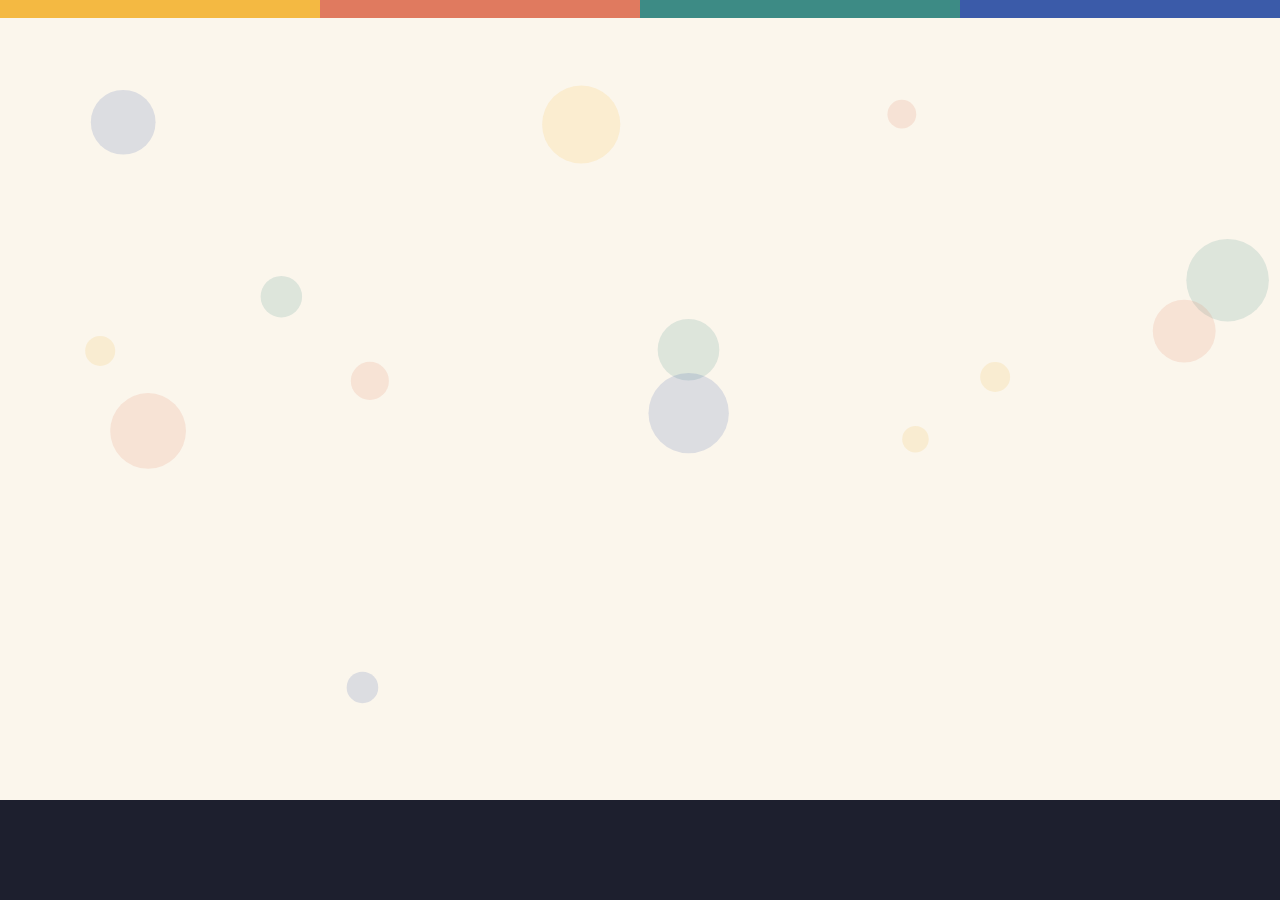
<file: produccion/v3/anim.html>
<!DOCTYPE html>
<html lang="es">
<head>
<meta charset="utf-8">
<title>Vídeo 3 · Los tres poderes</title>
<link rel="stylesheet" href="../motor-video/comun.css">
</head>
<body>
<script src="../motor-video/comun.js"></script>
<script src="../motor-video/iconos.js"></script>
<script src="../motor-video/datos/v3.js"></script>
<script>
'use strict';
const C = M.C;
const ap = (el, base, t, t0, tipo = 'pop', dur = 0.55) => M.ponAp(el, base, M.aparicion(t, t0, dur, tipo));
/** Coloca una persona con los pies en (x, pies). */
const ponP = (el, x, pies, s = 1, extra = {}) => M.pon(el, { x, y: pies - 50 * s, s, ...extra });
const bamboleo = (t, i) => ({ dy: M.onda(t, 1.7 + (i % 3) * 0.23, 2.2, i * 1.3), r: M.onda(t, 2.9 + (i % 2) * 0.5, 1.3, i * 2.1) });
/** Aparece en t0 y desaparece del todo en t1. */
const apFuera = (el, base, t, t0, t1, tipo = 'pop', dur = 0.5) => M.ponAp(el, { ...base, o: (base.o === undefined ? 1 : base.o) * (1 - M.e(t, t1, 0.4)) }, M.aparicion(t, t0, dur, tipo));

// ───────── Colores de los tres poderes (no coinciden con los de los niveles) ─────────
const LEG = '#7461B0', EJE = '#D06A1C', JUD = '#2E86AB';
const TOGA = '#34374F';
const TR = (w = 3.5, c = C.tinta) => `stroke="${c}" stroke-width="${w}" stroke-linejoin="round" stroke-linecap="round"`;
const TXT = (s, x, y, tam, color, peso = 900) => `<text x="${x}" y="${y}" font-size="${tam}" font-weight="${peso}" fill="${color}" text-anchor="middle" dominant-baseline="central" font-family="Nunito">${s}</text>`;

// ───────── Iconos propios ─────────
M.registrarIcono('ley', (o) => { const c = o.color || LEG;
  return `<rect x="-30" y="-42" width="60" height="84" rx="6" fill="#fff" ${TR()}/>` +
    `<path d="M-30,-20 L-30,-36 Q-30,-42 -24,-42 L24,-42 Q30,-42 30,-36 L30,-20Z" fill="${c}" ${TR()}/>` + TXT('LEY', 0, -30, 15, '#fff') +
    `<path d="M-18,-6 L18,-6 M-18,6 L18,6 M-18,18 L8,18" ${TR(3, C.gris)}/>` +
    (o.firma ? `<path d="M-18,32 q5,-12 9,-1 t9,-2 t10,-6" fill="none" ${TR(2.5, '#3B5BA9')}/>` : ''); });
M.registrarIcono('leyPluma', (o) => `<g transform="translate(-12 4)">${M.iconos.ley(o)}</g>` +
  `<path d="M44,-46 Q12,-40 6,8 L2,26 L12,12 Q40,-8 44,-46Z" fill="#E8F3F8" ${TR(3)}/><path d="M40,-40 Q20,-12 4,22" fill="none" ${TR(2)}/>`);
M.registrarIcono('timon', (o) => { const c = o.color || C.tronco; let a1 = '', a2 = '';
  for (let i = 0; i < 8; i++) { const a = (i * Math.PI) / 4; const d = `M${(10 * Math.cos(a)).toFixed(1)},${(10 * Math.sin(a)).toFixed(1)} L${(44 * Math.cos(a)).toFixed(1)},${(44 * Math.sin(a)).toFixed(1)}`;
    a1 += `<path d="${d}" stroke="${C.tinta}" stroke-width="11" stroke-linecap="round"/>`; a2 += `<path d="${d}" stroke="${c}" stroke-width="4.5" stroke-linecap="round"/>`; }
  return a1 + `<circle r="31" fill="none" stroke="${C.tinta}" stroke-width="13"/>` + a2 + `<circle r="31" fill="none" stroke="${c}" stroke-width="6"/><circle r="12" fill="${C.estrella}" ${TR()}/>`; });
M.registrarIcono('vigilar', () => `<g transform="translate(-12 -8) scale(.62)">${M.iconos.timon({})}</g><g transform="translate(10 8) scale(.78)">${M.iconos.lupa()}</g>`);

// ───────── El triángulo de la división de poderes (hilo visual) ─────────
const VT = [[0, -190], [-260, 150], [260, 150]];
const POD = [
  { color: LEG, icono: 'leyPluma', tarea: 'Hacer las leyes', nombre: 'Legislativo' },
  { color: EJE, icono: 'timon', tarea: 'Gobernar y aplicarlas', nombre: 'Ejecutivo' },
  { color: JUD, icono: 'balanza', tarea: 'Juzgar', nombre: 'Judicial' },
];
function triangulo(padre, o = {}) {
  const g = M.g(padre);
  const lados = M.g(g);
  const area = M.el('path', { d: `M${VT[0]} L${VT[1]} L${VT[2]}Z`, fill: '#fff', opacity: 0.6 }, lados);
  const ls = [[0, 1], [1, 2], [2, 0]].map(([a, b]) => M.el('path', { d: `M${VT[a]} L${VT[b]}`, stroke: C.gris, 'stroke-width': 9, 'stroke-linecap': 'round', fill: 'none', pathLength: 1 }, lados));
  const centro = M.g(g);
  const vs = POD.map((p) => {
    const v = M.g(g);
    const halo = M.el('circle', { r: 96, fill: p.color, opacity: 0.22 }, v);
    const vacio = M.el('circle', { r: 74, fill: C.crema, stroke: C.gris, 'stroke-width': 5, 'stroke-dasharray': '12 10' }, v);
    const lleno = M.g(v); M.el('circle', { r: 74, fill: p.color, stroke: C.tinta, 'stroke-width': 5 }, lleno); M.el('circle', { r: 58, fill: '#fff' }, lleno);
    const ic = M.icono(p.icono, v);
    const preg = M.texto(v, '?', { tam: 84, peso: 900, color: C.gris, y: 4 });
    const quien = M.g(v); M.el('circle', { r: 30, fill: C.ayto, stroke: C.tinta, 'stroke-width': 4 }, quien); M.texto(quien, '?', { tam: 40, peso: 900, y: 2 });
    const tarea = M.rotulo(g, p.tarea, { tam: 30, fondo: p.color });
    const nombre = M.rotulo(g, p.nombre, { tam: 30, fondo: p.color });
    return { v, halo, vacio, lleno, ic, preg, quien, tarea, nombre };
  });
  const T = { g, lados, area, ls, vs, centro, x: 0, y: 0, s: 1, sv: 1 };
  T.pos = (i) => [T.x + VT[i][0] * T.s, T.y + VT[i][1] * T.s];
  T.centroide = () => [T.x, T.y + 37 * T.s];
  T.colocar = (x, y, s, sv = s, o = 1) => { T.x = x; T.y = y; T.s = s; T.sv = sv; M.pon(lados, { x, y, s, o }); M.pon(centro, { x, y: y + 37 * s, s }); };
  /** Lado k dibujado al p (0..1). */
  T.lado = (k, p) => { ls[k].setAttribute('stroke-dasharray', `${M.clamp(p).toFixed(3)} 2`); M.opacidad(ls[k], p > 0.001 ? 1 : 0); };
  T.lados = (p) => [0, 1, 2].forEach((k) => T.lado(k, p));
  /** Estado de un vértice: o, s (extra), lleno 0..1, icono 0..1, preg 0..1, halo 0..1, quien 0..1. */
  T.vert = (i, st = {}) => {
    const V = vs[i]; const [x, y] = T.pos(i); const k = T.sv * (st.s === undefined ? 1 : st.s);
    M.pon(V.v, { x, y: y + (st.dy || 0), s: k, o: st.o === undefined ? 1 : st.o });
    const ll = st.lleno || 0;
    M.opacidad(V.lleno, ll); M.opacidad(V.vacio, 1 - ll);
    const ic = st.icono === undefined ? 1 : st.icono;
    M.pon(V.ic, { s: 0.9 * Math.max(0.001, ic), o: ic > 0 ? 1 : 0 });
    M.pon(V.preg, { o: st.preg || 0, s: 1 });
    const h = st.halo || 0; M.pon(V.halo, { o: h, s: 1 + 0.08 * Math.sin((st.t || 0) * 5) });
    const q = st.quien || 0; M.pon(V.quien, { x: 62, y: -58, s: Math.max(0.001, q) * (1 + 0.08 * Math.sin((st.t || 0) * 4 + i)), o: q > 0 ? 1 : 0 });
  };
  /** Etiqueta de un vértice ('tarea' | 'nombre'); lado 'abajo' o 'der'. */
  T.etiq = (i, cual, o = 1, sl = 1, lado = 'abajo', extra = {}) => {
    const el = vs[i][cual]; const [x, y] = T.pos(i); const r = 74 * T.sv;
    if (lado === 'der') M.pon(el, { x: x + r + 14 + (el.ancho / 2) * sl, y, s: sl, o, ...extra });
    else M.pon(el, { x, y: y + r + 10 + (el.alto / 2) * sl, s: sl, o, ...extra });
  };
  return T;
}
const MINI = { x: 165, y: 152, s: 0.36 };
/** Triángulo pequeño en la esquina para las escenas 3-5 (resalta el vértice activo). */
function triEsquina(T, t, activo, llenos, tLleno, desde) {
  let x = MINI.x, y = MINI.y, s = MINI.s;
  if (desde) { const p = M.e(t, 0.1, 1.0, 'inOutCubic'); x = M.lerp(desde.x, MINI.x, p); y = M.lerp(desde.y, MINI.y, p); s = M.lerp(desde.s, MINI.s, p); }
  T.colocar(x, y + M.onda(t, 3, 2), s);
  T.lados(1);
  for (let i = 0; i < 3; i++) {
    const act = i === activo;
    const ll = i < llenos ? 1 : act ? M.e(t, tLleno, 0.5) : 0;
    T.vert(i, { lleno: ll, icono: 1, halo: act ? 0.9 * M.e(t, 0.3, 0.5) : 0, s: act ? 1 + 0.12 * M.e(t, 0.3, 0.6, 'outBack') : 1, t });
    T.etiq(i, 'tarea', 0, 1); T.etiq(i, 'nombre', 0, 1);
  }
}
/** Rótulo «A = B»: primero A centrado; cuando llega B, A se desplaza. */
function tituloIgual(padre, a, b, color, tam = 40) {
  const ga = M.rotulo(padre, a, { tam, fondo: color });
  const gi = M.texto(padre, '=', { tam: tam * 1.25, peso: 900, color: C.tinta });
  const gb = M.rotulo(padre, b, { tam, fondo: C.blanco, color, borde: color, grosor: 5 });
  const total = ga.ancho + 64 + gb.ancho;
  return (t, cx, y, tA, tB) => {
    const p = M.e(t, tB - 0.3, 0.5, 'inOutCubic');
    const x0 = cx - total / 2;
    ap(ga, { x: M.lerp(cx, x0 + ga.ancho / 2, p), y }, t, tA, 'sube');
    ap(gi, { x: x0 + ga.ancho + 32, y: y - 2 }, t, tB - 0.05);
    ap(gb, { x: x0 + ga.ancho + 64 + gb.ancho / 2, y }, t, tB, 'pop');
  };
}
/** Ficha con icono a la izquierda y texto. */
function ficha(padre, icono, txt, o = {}) {
  const f = M.g(padre); const w = o.ancho || 330, h = o.alto || 96, tam = o.tam || 28;
  M.tarjeta(f, { ancho: w, alto: h, trazo: o.color || C.tinta, grosor: 5, radio: 22 });
  M.el('circle', { cx: -w / 2 + 50, r: 36, fill: M.aclara(o.color || C.gris, 0.78), stroke: o.color || C.tinta, 'stroke-width': 3 }, f);
  if (icono) M.pon(M.icono(icono, f, o.opc || {}), { x: -w / 2 + 50, s: o.sIcono || 0.56 });
  M.texto(f, txt, { tam, peso: 850, x: -w / 2 + 102, anchor: 'start', max: w - 125 });
  if (o.marca !== undefined) { f.marca = M.marca(f, o.marca, 20); M.pon(f.marca, { x: w / 2 - 6, y: -h / 2 + 6 }); }
  f.ancho = w; f.alto = h;
  return f;
}
/** Juez o jueza con toga y chorrera blanca. */
function juez(padre, o = {}) {
  const g = M.g(padre);
  const p = M.persona(g, { ropa: TOGA, pantalon: '#2B2D42', ...o });
  M.svg(g, `<path d="M-7,-16 L0,-3 L7,-16Z" fill="#fff" ${TR(2)}/><path d="M-17,6 L17,6" stroke="#fff" stroke-width="2.5" opacity=".5"/>`);
  return { g, p };
}
function sello(padre, txt = 'ANULADA') {
  const g = M.g(padre); const w = M.medir(txt, 44, 900) + 46;
  M.el('rect', { x: -w / 2, y: -38, width: w, height: 76, rx: 12, fill: '#fff', 'fill-opacity': 0.85, stroke: C.error, 'stroke-width': 7 }, g);
  M.el('rect', { x: -w / 2 + 8, y: -30, width: w - 16, height: 60, rx: 8, fill: 'none', stroke: C.error, 'stroke-width': 2.5 }, g);
  M.texto(g, txt, { tam: 44, peso: 900, color: C.error, y: 2 });
  return g;
}
const T2 = { x: 640, y: 375, s: 0.82 };   // triángulo grande de la escena 2 (y final de la 1)

// ───────── Escena 1: el jugador que lo hace todo ─────────
M.escena(1, (E) => {
  const g = E.g;
  const campo = M.g(g);
  // gradas con público
  M.el('rect', { x: -20, y: 236, width: 1320, height: 200, fill: '#D9DEE6' }, campo);
  const publico = [];
  const rz = M.azar(31);
  for (let f = 0; f < 4; f++) {
    const fila = M.g(campo);
    for (let x = 18 + (f % 2) * 17; x < 1290; x += 34) {
      const p = M.g(fila);
      M.el('path', { d: 'M-13,26 L-13,10 Q-13,0 0,0 Q13,0 13,10 L13,26Z', fill: M.ROPA[Math.floor(rz() * M.ROPA.length)], stroke: C.tinta, 'stroke-width': 2 }, p);
      M.el('circle', { cy: -8, r: 10, fill: M.PIEL[Math.floor(rz() * M.PIEL.length)], stroke: C.tinta, 'stroke-width': 2 }, p);
      publico.push({ p, x, y: 268 + f * 40, f: rz() * 6 });
    }
    M.el('rect', { x: -20, y: 288 + f * 40, width: 1320, height: 12, fill: '#C3CAD6' }, fila);
  }
  // césped
  M.el('rect', { x: -20, y: 430, width: 1320, height: 400, fill: '#A9D18E' }, campo);
  for (let i = 0; i < 9; i++) M.el('rect', { x: i * 160, y: 430, width: 80, height: 400, fill: '#9DC882' }, campo);
  M.el('path', { d: 'M-20,446 L1300,446 M250,446 L250,820', stroke: '#fff', 'stroke-width': 5, opacity: 0.9 }, campo);
  M.el('ellipse', { cx: 250, cy: 575, rx: 130, ry: 52, fill: 'none', stroke: '#fff', 'stroke-width': 5, opacity: 0.9 }, campo);
  M.el('path', { d: 'M1300,480 L990,480 L990,660 L1300,660', fill: 'none', stroke: '#fff', 'stroke-width': 5, opacity: 0.9 }, campo);
  // portería
  const port = M.g(campo);
  const red = M.g(port);
  for (let x = 1066; x <= 1226; x += 16) M.el('path', { d: `M${x},372 L${x},560`, stroke: '#fff', 'stroke-width': 2, opacity: 0.75 }, red);
  for (let y = 380; y <= 556; y += 16) M.el('path', { d: `M1060,${y} L1232,${y}`, stroke: '#fff', 'stroke-width': 2, opacity: 0.75 }, red);
  M.el('path', { d: 'M1058,566 L1058,366 L1234,366 L1234,566', fill: 'none', stroke: C.tinta, 'stroke-width': 15, 'stroke-linejoin': 'round' }, port);
  M.el('path', { d: 'M1058,566 L1058,366 L1234,366 L1234,566', fill: 'none', stroke: '#fff', 'stroke-width': 8, 'stroke-linejoin': 'round' }, port);
  // jugadores
  const ROSA = '#E8A0BF', AZUL = '#8CC0DE';
  const jug = M.g(g);
  const pJ = M.persona(jug, { ropa: ROSA, piel: M.PIEL[2], pelo: M.PELO[1], peinado: 'corto', pantalon: '#FFFFFF' });
  const libroJ = M.icono('libro', jug, { titulo: 'Reglas', ancho: 60, alto: 76, tamTitulo: 15, color: '#C47A6A' });
  M.pon(libroJ, { x: -22, y: 4, s: 0.5, r: -10 });
  const silbJ = M.g(jug);
  M.el('path', { d: 'M-8,-17 Q-6,-4 2,-4 M8,-17 Q8,-8 4,-4', fill: 'none', stroke: C.tinta, 'stroke-width': 1.6 }, silbJ);
  M.pon(M.icono('silbato', silbJ), { x: 6, y: 0, s: 0.2 });
  const rivales = [[790, 612, 1.45, -150], [925, 648, 1.5, 150]].map(([x, pies, s, a], i) => ({ el: M.persona(g, { ...M.gente(2, 12)[i], ropa: AZUL, pantalon: '#3E4A6B', edad: 'adulto' }), x, pies, s, a }));
  const portero = M.persona(g, { ropa: '#A3B16B', pantalon: '#4A4E69', piel: M.PIEL[4], peinado: 'rizado' });
  const cruces = rivales.map(() => M.marca(g, false, 22));
  const balon = M.icono('balon', g);
  const marcador = M.g(g);
  M.tarjeta(marcador, { ancho: 300, alto: 92, fondo: C.tinta, trazo: C.tinta, radio: 18 });
  M.el('rect', { x: -128, y: -18, width: 36, height: 36, rx: 8, fill: ROSA, stroke: '#fff', 'stroke-width': 3 }, marcador);
  M.el('rect', { x: 92, y: -18, width: 36, height: 36, rx: 8, fill: AZUL, stroke: '#fff', 'stroke-width': 3 }, marcador);
  const goles = M.texto(marcador, '0 – 0', { tam: 50, peso: 900, color: C.blanco, y: 2 });
  const etiq = [['Escribe las reglas', 255, 525, 470, 552], ['Arbitra', 700, 470, 548, 526], ['Juega', 712, 612, 590, 610]].map(([txt, x, y, x2, y2]) => {
    const e = M.g(g);
    const l = M.el('path', { d: `M${x},${y} L${x2},${y2}`, stroke: C.tinta, 'stroke-width': 3, 'stroke-dasharray': '2 8', 'stroke-linecap': 'round' }, e);
    const r = M.rotulo(e, txt, { tam: 30, fondo: C.blanco, color: C.tinta, borde: C.tinta, grosor: 3 }); M.pon(r, { x, y });
    M.el('circle', { cx: x2, cy: y2, r: 6, fill: C.tinta }, e);
    return e;
  });
  const rQ = M.rotulo(g, '¿Quién va a ganar?', { tam: 46, fondo: C.tinta });
  const gol = M.rotulo(g, '¡GOL!', { tam: 54, fondo: ROSA, color: C.tinta, borde: C.tinta });
  // fase 2: el poder se reparte
  const piezas = [
    M.icono('libro', g, { titulo: 'Reglas', ancho: 60, alto: 76, tamTitulo: 15, color: '#C47A6A' }),
    M.icono('balon', g), M.icono('silbato', g)];
  const aros = [0, 1, 2].map(() => M.el('circle', { r: 61, fill: 'none', stroke: C.gris, 'stroke-width': 4, 'stroke-dasharray': '10 9' }, g));
  const ladosF = M.el('path', { d: '', fill: 'none', stroke: C.gris, 'stroke-width': 7, 'stroke-linecap': 'round', 'stroke-dasharray': '2 16' }, g);
  g.insertBefore(ladosF, aros[0]);
  const rNadie = M.rotulo(g, 'Nadie tiene todo el poder', { tam: 44, fondo: C.tinta });
  const rTres = M.rotulo(g, 'El poder se parte en tres', { tam: 48, fondo: C.estado });
  const DEST = VT.map(([x, y]) => [T2.x + x * T2.s, T2.y + y * T2.s]);
  const tReg = E.m('escribe el reglamento'), tJue = E.m('juega y'), tArb = E.m('árbitro'), tQ = E.m('quién crees'), tEx = E.m('Exacto'), tNo = E.m('no se le da entero'), tTres = E.m('Se parte en tres');
  const tTiro = Math.max(tQ + 0.9, tEx - 0.9), tGol = tTiro + 0.6;
  const X0 = 520, PIES = 625, SJ = 1.75;
  return (t, d) => {
    const fuera = M.e(t, tNo - 0.5, 0.6);
    M.camara(campo, t, d, { hasta: 1.03, cy: 520 });
    M.pon(campo, { o: 1 - fuera });
    const celebra = M.ventana(t, tGol, tNo - 0.6, 0.3);
    publico.forEach((q, i) => M.pon(q.p, { x: q.x, y: q.y + M.onda(t, 1.1 + (i % 4) * 0.13, 1.5, q.f) - (i % 3 === 0 ? celebra * Math.abs(M.onda(t, 0.45, 9, q.f)) : 0) }));
    // jugador protagonista
    const aJ = M.aparicion(t, 0.15, 0.6, 'sube');
    const fase2 = M.e(t, tNo - 0.2, 1.0, 'inOutCubic');
    const xJ = M.lerp(X0, 640, fase2), pies = M.lerp(PIES, 470, fase2), sJ = M.lerp(SJ, 1.25, fase2);
    const correr = t > tTiro - 0.7 && t < tTiro ? Math.abs(M.onda(t, 0.3, 5)) : 0;
    M.ponAp(jug, { x: xJ + (t > tTiro - 0.7 && t < tGol ? M.e(t, tTiro - 0.7, 0.7) * 40 * (1 - fase2) : 0), y: pies - 50 * sJ - correr, s: sJ, r: M.onda(t, 2.6, 1.5) }, aJ);
    M.opacidad(libroJ, M.e(t, tReg, 0.3) * (1 - M.e(t, tNo, 0.1)));
    M.pon(libroJ, { x: -22, y: 4, s: 0.5 * M.e(t, tReg, 0.5, 'outBack') + 0.0001, r: -10 });
    M.opacidad(silbJ, M.e(t, tArb, 0.3) * (1 - M.e(t, tNo + 0.25, 0.1)));
    const brazoArriba = M.ventana(t, tArb + 0.1, tQ - 0.2, 0.3) + M.ventana(t, tGol, tNo - 0.4, 0.3);
    M.brazo(pJ, 'd', M.lerp(-8, -150, M.clamp(brazoArriba)) + M.onda(t, 0.5, 8) * M.clamp(brazoArriba));
    // rivales y portero
    rivales.forEach((rv, i) => {
      const a = M.aparicion(t, 0.3 + i * 0.15, 0.5, 'sube');
      const protesta = M.e(t, tGol + 0.3 + i * 0.2, 0.4);
      ponP(rv.el, rv.x, rv.pies, rv.s, { o: a.o * (1 - fuera), dy: a.dy, ...bamboleo(t, i) });
      M.brazo(rv.el, i ? 'i' : 'd', M.lerp(i ? 8 : -8, rv.a, protesta) + M.onda(t, 0.4, 10 * protesta, i));
      M.ponAp(cruces[i], { x: rv.x, y: rv.pies - rv.s * 112, o: 1 - fuera }, M.aparicion(t, tGol + 0.5 + i * 0.25, 0.4));
    });
    const salto = M.e(t, tTiro + 0.15, 0.4);
    ponP(portero, 1100 + salto * 40, 600, 1.35, { o: M.e(t, 0.4, 0.5) * (1 - fuera), r: salto * 50 + M.onda(t, 2, 1.5) });
    // balón
    let bx, by, br = 0, bo = 1, bs = 0.42;
    const pie = [X0 + 34 * SJ, PIES - 12];
    if (t < tTiro) {
      const toques = t > tJue - 0.2 ? Math.abs(M.onda(t, 0.9, 1)) : 0;
      bx = pie[0] + (t > tTiro - 0.7 ? M.e(t, tTiro - 0.7, 0.7) * 40 : 0); by = pie[1] - toques * 60; br = t * 120;
      bo = M.e(t, 0.4, 0.3);
    } else if (t < tGol) {
      const p = M.p(t, tTiro, tGol - tTiro);
      bx = M.lerp(pie[0] + 40, 1185, p); by = M.lerp(pie[1], 420, p) - Math.sin(p * Math.PI) * 120; br = t * 600;
    } else {
      const p = M.e(t, tGol, 0.8, 'outBounce');
      bx = 1185 + M.e(t, tGol, 0.8) * 10; by = M.lerp(420, 535, p); br = 800 + M.e(t, tGol, 0.8) * 90;
    }
    M.pon(balon, { x: bx, y: by, r: br, s: bs, o: bo * (1 - M.e(t, tNo, 0.1)) });
    // marcador
    const n = t < tGol ? 0 : 1 + Math.floor(M.contador(t, tGol + 0.7, Math.max(0.8, tNo - tGol - 1.4), 0, 8.99, 'inQuad'));
    M.ponTexto(goles, `${n} – 0`);
    M.ponAp(marcador, { x: 1050, y: 92, s: 1 + 0.08 * M.ventana(t, tGol, tGol + 0.5, 0.15), o: 1 - fuera }, M.aparicion(t, 0.3, 0.5));
    // etiquetas
    [tReg, tArb, tJue].forEach((t0, i) => apFuera(etiq[i], {}, t, t0, tQ - 0.3, 'fundido', 0.4));
    apFuera(rQ, { x: 470, y: 92 + M.onda(t, 2, 3) }, t, tQ, tNo - 0.6, 'sube');
    apFuera(gol, { x: 1050, y: 200, r: M.onda(t, 0.6, 4) }, t, tGol, tNo - 0.6, 'pop', 0.4);
    // fase 2
    const ORIG = [[X0 - 22 * SJ, PIES - 50 * SJ + 4 * SJ], [pie[0], pie[1]], [X0 + 6 * SJ, PIES - 50 * SJ]];
    const SF = [1.05, 0.95, 1.05];
    piezas.forEach((pz, i) => {
      const p = M.e(t, tNo + i * 0.15, 1.0, 'inOutCubic');
      const [x0, y0] = ORIG[i], [x1, y1] = DEST[i];
      M.pon(pz, { x: M.lerp(x0, x1, p), y: M.lerp(y0, y1, p) - Math.sin(p * Math.PI) * 60 + (p >= 1 ? M.onda(t, 2.4, 4, i) : 0), s: M.lerp([0.5, 0.42, 0.2][i] * SJ / 1.75, SF[i], p), r: (1 - p) * (i === 0 ? -10 : 0) + (p >= 1 ? M.onda(t, 3, 4, i) : 0), o: t >= tNo ? 1 : 0 });
      ap(aros[i], { x: x1, y: y1, s: 1 + 0.03 * M.onda(t, 1.2, 1, i) }, t, tTres + i * 0.12);
    });
    const pl = M.e(t, tTres + 0.2, 0.8);
    ladosF.setAttribute('d', `M${DEST[0]} L${DEST[1]} L${DEST[2]}Z`);
    M.opacidad(ladosF, pl);
    apFuera(rNadie, { x: 640, y: 70 }, t, tNo, tTres - 0.3, 'sube');
    ap(rTres, { x: 640, y: 70 + M.onda(t, 2.5, 3), s: 1 + 0.03 * M.onda(t, 1.2, 1) }, t, tTres, 'sube');
  };
});

// ───────── Escena 2: el triángulo de la división de poderes ─────────
M.escena(2, (E) => {
  const g = E.g;
  const T = triangulo(g);
  const rayo = M.icono('rayo', T.centro);
  const chispas = [0, 1, 2].map(() => M.icono('rayo', g));
  const rTres = M.rotulo(g, 'Tres trabajos distintos', { tam: 46, fondo: C.tinta });
  const rDiv = M.rotulo(g, 'División de poderes', { tam: 52, fondo: C.estado, pad: 34 });
  const tTr = E.m('tres trabajos'), tDiv = E.m('división de poderes'), tGr = E.m('grupo diferente');
  const TAREA = [E.m('Hacer las leyes'), E.m('Aplicarlas'), E.m('juzgar')];
  return (t) => {
    T.colocar(T2.x, T2.y + M.onda(t, 3.2, 3), T2.s);
    M.opacidad(T.area, 0.6 * M.e(t, 0.2, 0.8));
    [0, 1, 2].forEach((k) => T.lado(k, M.e(t, 0.1 + k * 0.25, 0.7)));
    for (let i = 0; i < 3; i++) {
      const a = M.aparicion(t, 0.05 + i * 0.12, 0.5);
      const tt = TAREA[i];
      const ic = M.e(t, tt - 0.15, 0.5, 'outBack');
      const destello = M.ventana(t, tDiv + 1.0 + i * 0.1, tDiv + 1.6 + i * 0.1, 0.25);
      T.vert(i, { o: a.o, s: a.s * (1 + 0.1 * M.ventana(t, tt - 0.1, tt + 0.9, 0.25)), lleno: 0, icono: ic, preg: 1 - M.e(t, tt - 0.3, 0.3), halo: 0.9 * destello, quien: M.e(t, tGr + i * 0.2, 0.4, 'outBack'), t });
      T.etiq(i, 'tarea', M.e(t, tt, 0.4), 1 + 0.06 * M.ventana(t, tt, tt + 0.8, 0.2), i === 0 ? 'der' : 'abajo');
      T.etiq(i, 'nombre', 0);
    }
    apFuera(rTres, { x: 640, y: 70 }, t, Math.max(0.5, tTr - 0.4), tDiv - 0.4, 'sube');
    ap(rDiv, { x: 640, y: 70, s: 1 + 0.025 * M.onda(t, 1.4, 1) }, t, tDiv, 'sube');
    // el poder (rayo) se divide en tres y va a cada vértice
    const aR = M.aparicion(t, tDiv - 0.1, 0.5);
    const parte = M.e(t, tDiv + 0.6, 0.15);
    M.pon(rayo, { s: 0.85 * aR.s, o: aR.o * (1 - parte), r: M.onda(t, 0.5, 6) });
    const [cx, cy] = T.centroide();
    chispas.forEach((ch, i) => {
      const p = M.e(t, tDiv + 0.6, 0.6, 'inOutCubic');
      const [vx, vy] = T.pos(i);
      M.pon(ch, { x: M.lerp(cx, vx, p), y: M.lerp(cy, vy, p), s: 0.5 * (1 - 0.5 * p), o: t > tDiv + 0.6 && p < 1 ? 1 : 0 });
    });
  };
});

// ───────── Escena 3: poder legislativo ─────────
M.escena(3, (E) => {
  const g = E.g;
  const T = triangulo(g);
  const tit = tituloIgual(g, 'Poder legislativo', 'Cortes Generales', LEG);
  const tLeg = E.m('legislativo'), tHace = E.m('hace las leyes'), tCor = E.m('Cortes Generales'), tCam = E.m('cámaras'), tCon = E.m('Congreso de los Diputados'), t350 = E.m('350'), tSen = E.m('el Senado'), tGas = E.m('en qué se gasta'), tVig = E.m('vigilan');
  const XC = 330, XS = 690, YB = 330;
  const grande = M.icono('leyPluma', g);
  const congreso = M.icono('cupula', g, { acento: LEG });
  const senado = M.icono('edificio', g, { tejado: M.aclara(LEG, 0.35) });
  const rCon = M.rotulo(g, 'Congreso', { tam: 32, fondo: C.blanco, color: LEG, borde: LEG, grosor: 4 });
  const rSen = M.rotulo(g, 'Senado', { tam: 32, fondo: C.blanco, color: LEG, borde: LEG, grosor: 4 });
  const llave = M.el('path', { d: `M${XC - 40},248 L${XC - 40},228 Q${XC - 40},218 ${XC - 30},218 L${XS + 30},218 Q${XS + 40},218 ${XS + 40},228 L${XS + 40},248`, fill: 'none', stroke: LEG, 'stroke-width': 5, 'stroke-linecap': 'round', pathLength: 1 }, g);
  const rCam = M.rotulo(g, '2 cámaras', { tam: 28, fondo: LEG });
  const hemi = M.hemiciclo(g, { n: 350, cx: XC, cy: 628, rInt: 48, rExt: 132, filas: 9 });
  const cont = M.g(g);
  const num = M.texto(cont, '0', { tam: 66, peso: 900, color: LEG });
  M.texto(cont, 'diputados', { tam: 30, peso: 850, y: 50 });
  const fichas = [['leyPluma', 'Hacen las leyes', tHace], ['monedas', 'Deciden en qué se gasta', tGas], ['vigilar', 'Vigilan al Gobierno', tVig]].map(([ic, txt, t0]) => ({ f: ficha(g, ic, txt, { color: LEG, ancho: 340, alto: 104, sIcono: 0.6 }), t0 }));
  return (t) => {
    triEsquina(T, t, 0, 0, tLeg, T2);
    T.vs.forEach((V) => M.opacidad(V.quien, 1 - M.e(t, 0, 0.35)));
    tit(t, 760, 70, Math.max(0.5, tLeg - 0.2), tCor);
    apFuera(grande, { x: 510, y: 380 + M.onda(t, 2.4, 6), s: 2.3, r: M.onda(t, 3, 3) }, t, Math.max(0.5, tHace - 0.3), tCor - 0.4);
    ap(congreso, { x: XC, y: YB + M.onda(t, 3, 3), s: 1.5 }, t, Math.min(tCam - 0.2, tCor + 0.1), 'sube');
    ap(senado, { x: XS, y: YB + M.onda(t, 3, 3, 1), s: 1.5 }, t, Math.min(tSen - 0.3, tCor + 0.4), 'sube');
    ap(rCon, { x: XC, y: 425, s: 1 + 0.06 * M.ventana(t, tCon, tCon + 1, 0.25) }, t, tCon - 0.1);
    ap(rSen, { x: XS, y: 425, s: 1 + 0.06 * M.ventana(t, tSen, tSen + 1, 0.25) }, t, tSen);
    llave.setAttribute('stroke-dasharray', `${M.e(t, tCam - 0.3, 0.7).toFixed(3)} 2`); M.opacidad(llave, t > tCam - 0.3 ? 1 : 0);
    ap(rCam, { x: (XC + XS) / 2, y: 218 }, t, tCam);
    // hemiciclo: 350 escaños que se llenan
    const lleno = Math.round(M.contador(t, t350 - 0.3, 2.0, 0, 350, 'inOutQuad'));
    hemi.asientos.forEach((a, i) => a.setAttribute('fill', i < lleno ? LEG : C.grisClaro));
    M.ponAp(hemi.g, { y: M.onda(t, 3, 2) }, M.aparicion(t, tCon + 0.2, 0.5, 'fundido'));
    M.ponTexto(num, M.num(lleno));
    ap(cont, { x: 568, y: 572, s: 1 + 0.06 * M.ventana(t, t350 + 1.7, t350 + 2.4, 0.2) }, t, t350 - 0.3);
    fichas.forEach((f, i) => ap(f.f, { x: 1060, y: 270 + i * 140 + M.onda(t, 3, 3, i), s: 1 + 0.05 * M.ventana(t, f.t0, f.t0 + 1, 0.25) }, t, f.t0 - 0.15, 'sube'));
  };
});

// ───────── Escena 4: poder ejecutivo ─────────
M.escena(4, (E) => {
  const g = E.g;
  const T = triangulo(g);
  const tit = tituloIgual(g, 'Poder ejecutivo', 'Gobierno', EJE, 42);
  const tEje = E.m('ejecutivo'), tCum = E.m('se cumplan'), tGob = E.m('Lo tiene el Gobierno'), tPre = E.m('un presidente'), tPra = E.m('una presidenta'), tMin = E.m('sus ministros'), tCada = E.m('Cada ministerio');
  const tDir = E.m('dirige el país'), tPres = E.m('presupuesto');
  const MIN = [[360, 'sanidad', 'Sanidad', E.m('la sanidad')], [495, 'escudo', 'Defensa', E.m('la defensa')], [785, 'mundo', 'Exteriores', E.m('otros países')], [920, 'colegio', 'Educación', E.m('otros países') + 0.7]];
  const MX = 640, MY = 470, RX = 310, RY = 64;
  const borde = (x) => MY - RY * Math.sqrt(Math.max(0, 1 - ((x - MX) / RX) ** 2));
  const gente = M.gente(4, 404);
  const mins = MIN.map(([x, ic, txt], i) => {
    const p = M.persona(g, { ...gente[i], edad: 'adulto' });
    const tag = M.g(g);
    M.el('circle', { r: 34, fill: C.blanco, stroke: EJE, 'stroke-width': 4 }, tag);
    M.pon(M.icono(ic, tag), { s: 0.5 });
    M.texto(tag, txt, { tam: 25, peso: 900, y: -56 });
    return { p, tag, x, pies: borde(x) + 54 };
  });
  const presA = M.persona(g, { piel: M.PIEL[1], pelo: M.PELO[0], ropa: '#7D8597', peinado: 'corto', gafas: true });
  const presB = M.persona(g, { piel: M.PIEL[3], pelo: M.PELO[1], ropa: '#7D8597', peinado: 'largo' });
  const estrella = M.svg(g, M.estrellaPath(0, 0, 18, C.estrella, `stroke="${C.tinta}" stroke-width="3"`));
  const mesa = M.g(g);
  M.el('ellipse', { cx: MX, cy: MY + 16, rx: RX, ry: RY, fill: '#B98B62', stroke: C.tinta, 'stroke-width': 4 }, mesa);
  M.el('ellipse', { cx: MX, cy: MY, rx: RX, ry: RY, fill: '#D9B98C', stroke: C.tinta, 'stroke-width': 4 }, mesa);
  M.el('ellipse', { cx: MX, cy: MY, rx: RX - 40, ry: RY - 18, fill: 'none', stroke: '#fff', 'stroke-width': 3, opacity: 0.35 }, mesa);
  const placa = M.rotulo(g, 'Presidencia', { tam: 28, fondo: EJE });
  const papeles = [[-190, 8, -12], [175, 12, 10], [-120, 30, 6], [110, 32, -6]].map(([x, y, r]) => { const p = M.icono('ley', g, { color: EJE }); return { p, x, y, r }; });
  const rCum = ficha(g, 'leyPluma', 'Hace cumplir las leyes', { color: EJE, ancho: 440, alto: 84, tam: 28, sIcono: 0.5 });
  const fDir = ficha(g, 'timon', 'Dirige el país', { color: EJE, ancho: 330, alto: 84, sIcono: 0.55 });
  const fPre = ficha(g, 'monedas', 'Gestiona el presupuesto', { color: EJE, ancho: 450, alto: 84, sIcono: 0.55 });
  return (t, d) => {
    triEsquina(T, t, 1, 1, tEje);
    tit(t, 760, 70, Math.max(0.5, tEje - 0.2), tGob);
    ap(rCum, { x: 760, y: 150 + M.onda(t, 3, 2) }, t, tCum - 0.2, 'sube');
    // mesa y presidencia
    const aM = M.aparicion(t, Math.min(0.6, tGob - 0.4), 0.6, 'sube');
    const cambio = M.p(t, tPra - 0.1, 0.4);
    const alterna = t > tPra + 2.5 ? (Math.floor((t - tPra - 2.5) / 3) % 2 === 0 ? 0 : 1) : 0;
    const fade = t > tPra + 2.5 ? M.clamp(((t - tPra - 2.5) % 3) / 0.4) : 1;
    const oB = t < tPra + 2.5 ? cambio : alterna === 0 ? 1 - fade : fade;
    const aP = M.aparicion(t, tPre - 0.2, 0.5, 'sube');
    ponP(presA, MX, MY - 6, 1.4, { o: aP.o * (1 - oB), dy: aP.dy, ...bamboleo(t, 0) });
    ponP(presB, MX, MY - 6, 1.4, { o: aP.o * oB, dy: aP.dy, ...bamboleo(t, 0) });
    M.ponAp(estrella, { x: MX, y: MY - 6 - 140 * 1.0 - 34 + M.onda(t, 2, 3), r: t * 25 }, M.aparicion(t, tPre + 0.2, 0.5));
    mins.forEach((m, i) => {
      const a = M.aparicion(t, tMin - 0.1 + i * 0.15, 0.5, 'sube');
      ponP(m.p, m.x, m.pies, 1.22, { o: a.o, dy: a.dy, ...bamboleo(t, i + 1) });
      const t0 = MIN[i][3];
      ap(m.tag, { x: m.x, y: m.pies - 168 + M.onda(t, 2.5, 3, i), s: 1 + 0.12 * M.ventana(t, t0, t0 + 0.9, 0.25) }, t, t0 - 0.2);
    });
    M.ponAp(mesa, {}, aM);
    ap(placa, { x: MX, y: MY + 10 }, t, tPre + 0.3, 'pop');
    papeles.forEach((p, i) => ap(p.p, { x: MX + p.x, y: MY + p.y, s: 0.42, r: p.r + M.onda(t, 3, 2, i) }, t, tCada + i * 0.15, 'cae', 0.8));
    ap(fDir, { x: 420, y: 612 + M.onda(t, 3, 2) }, t, tDir - 0.2, 'sube');
    ap(fPre, { x: 860, y: 612 + M.onda(t, 3, 2, 1) }, t, Math.min(tPres - 0.3, tDir + 1.0), 'sube');
  };
});

// ───────── Escena 5: poder judicial ─────────
M.escena(5, (E) => {
  const g = E.g;
  const T = triangulo(g);
  const tit = tituloIgual(g, 'Poder judicial', 'Jueces y tribunales', JUD);
  const tJud = E.m('judicial'), tJue = E.m('los jueces y'), tSup = E.m('Tribunal Supremo'), tInd = E.m('independientes'), tNi = E.m('ni siquiera'), tCo = E.m('cómo juzgar');
  const XS = 550;
  const sala = M.g(g);
  M.el('rect', { x: 0, y: 560, width: 1280, height: 300, fill: C.arena }, sala);
  M.el('rect', { x: 290, y: 178, width: 520, height: 382, rx: 16, fill: '#EFE2CC', stroke: C.tinta, 'stroke-width': 4 }, sala);
  [340, 420, 680, 760].forEach((x) => M.el('rect', { x: x - 26, y: 200, width: 52, height: 336, rx: 10, fill: '#E5D3B5' }, sala));
  M.el('circle', { cx: XS, cy: 262, r: 72, fill: C.blanco, stroke: JUD, 'stroke-width': 5 }, sala);
  const balanza = M.icono('balanza', g);
  const jz = juez(g, { piel: M.PIEL[2], pelo: M.PELO[4], peinado: 'mono', gafas: true });
  const estrado = M.g(g);
  M.el('rect', { x: 410, y: 404, width: 280, height: 156, rx: 8, fill: '#B98B62', stroke: C.tinta, 'stroke-width': 4 }, estrado);
  M.el('rect', { x: 396, y: 392, width: 308, height: 20, rx: 6, fill: C.tronco, stroke: C.tinta, 'stroke-width': 4 }, estrado);
  M.el('rect', { x: 450, y: 440, width: 200, height: 90, rx: 8, fill: 'none', stroke: '#9C6B4E', 'stroke-width': 4 }, estrado);
  M.pon(M.icono('escudo', estrado, { color: JUD }), { x: XS, y: 485, s: 0.55 });
  const mazo = M.icono('mazo', g);
  const lados = [[360, M.gente(2, 55)[0]], [740, M.gente(2, 55)[1]]].map(([x, o], i) => {
    const p = M.persona(g, { ...o, edad: 'adulto' });
    const mesa = M.g(g);
    M.el('rect', { x: -62, y: 0, width: 124, height: 56, rx: 6, fill: '#C9A27A', stroke: C.tinta, 'stroke-width': 4 }, mesa);
    return { p, mesa, x };
  });
  const rJue = M.rotulo(g, 'Jueces y juezas', { tam: 28, fondo: C.blanco, color: JUD, borde: JUD, grosor: 3 });
  // Tribunal Supremo arriba
  const sup = M.g(g);
  [[0, 300], [22, 240], [44, 180]].forEach(([dy, w]) => M.el('rect', { x: -w / 2, y: 100 - dy, width: w, height: 22, rx: 5, fill: M.aclara(JUD, 0.6 - dy / 200), stroke: C.tinta, 'stroke-width': 3.5 }, sup));
  M.pon(M.icono('edificio', sup, { tejado: JUD }), { y: 2, s: 1.15 });
  M.el('g', {}, sup).innerHTML = M.estrellaPath(0, -82, 18, C.estrella, `stroke="${C.tinta}" stroke-width="3"`);
  const rSup = M.rotulo(g, 'Tribunal Supremo', { tam: 32, fondo: JUD });
  const rAlto = M.texto(g, 'el más alto', { tam: 26, peso: 850, color: C.grisOsc });
  const otros = M.g(g);
  [-100, 0, 100].forEach((x) => M.pon(M.icono('edificio', otros, { tejado: M.aclara(JUD, 0.45) }), { x, s: 0.55 }));
  M.texto(otros, 'Otros tribunales', { tam: 26, peso: 850, y: 54 });
  const subir = M.flecha(g, { x1: 1050, y1: 490, x2: 1050, y2: 440, color: JUD, grosor: 6 });
  // independencia
  const cupula = M.g(g);
  M.el('ellipse', { cx: 0, cy: 0, rx: 205, ry: 205, fill: JUD, 'fill-opacity': 0.07, stroke: JUD, 'stroke-width': 6, 'stroke-dasharray': '18 12' }, cupula);
  const rInd = M.rotulo(g, 'Independientes', { tam: 34, fondo: JUD });
  const gob = M.g(g);
  const pG = M.persona(gob, { ...M.gente(1, 77)[0], ropa: EJE, edad: 'adulto', brazoD: -60 });
  M.pon(M.icono('timon', gob), { x: 0, y: -2, s: 0.18 });
  const bur = M.bocadillo(g, { ancho: 250, alto: 104, colaX: 120, colaY: 82 });
  M.texto(bur.contenido, '¡Juzga así!', { tam: 32, peso: 900 });
  const no = M.marca(g, false, 30);
  return (t) => {
    triEsquina(T, t, 2, 2, tJud);
    tit(t, 760, 70, Math.max(0.5, tJud - 0.2), tJue);
    const aS = M.aparicion(t, 0.15, 0.6, 'fundido');
    M.ponAp(sala, {}, aS);
    ap(balanza, { x: XS, y: 262, s: 1.0, r: M.onda(t, 2.2, 4) }, t, tJud + 0.2);
    ponP(jz.g, XS, 470, 1.3, { o: M.e(t, 0.3, 0.5), ...bamboleo(t, 0) });
    M.pon(estrado, { o: M.e(t, 0.3, 0.5) });
    const golpe = Math.max(0, Math.sin(t * 4.5)) * M.e(t, tJud, 0.3) * (t < tSup ? 1 : 0.4);
    M.pon(mazo, { x: 646, y: 368, s: 0.55, r: -30 + golpe * 40, o: M.e(t, 0.4, 0.4) });
    M.brazo(jz.p, 'd', -60 + golpe * 30);
    lados.forEach((l, i) => {
      const a = M.aparicion(t, 0.5 + i * 0.2, 0.5, 'sube');
      ponP(l.p, l.x, 640, 1.15, { o: a.o, dy: a.dy, ...bamboleo(t, i + 1) });
      M.ponAp(l.mesa, { x: l.x, y: 590 }, a);
    });
    apFuera(rJue, { x: XS, y: 146 + 0 * M.onda(t, 3, 2) }, t, tJue + 0.2, tInd - 0.4, 'fundido');
    // Supremo
    ap(sup, { x: 1050, y: 338 + M.onda(t, 3, 3) }, t, tSup - 0.3, 'sube');
    ap(rSup, { x: 1050, y: 162 }, t, tSup);
    ap(rAlto, { x: 1050, y: 208 }, t, tSup + 0.5, 'fundido');
    apFuera(otros, { x: 1050, y: 528 }, t, tSup - 0.6, tInd - 0.3, 'sube');
    subir.poner(M.e(t, tSup + 0.2, 0.5)); M.opacidad(subir.g, (t > tSup + 0.2 ? 1 : 0) * (1 - M.e(t, tInd - 0.3, 0.4)));
    // independencia
    const aC = M.aparicion(t, tInd, 0.7);
    M.ponAp(cupula, { x: XS, y: 400, s: 1 + 0.03 * M.onda(t, 1.4, 1) + 0.06 * M.ventana(t, tCo, tCo + 0.6, 0.2) }, aC);
    ap(rInd, { x: XS, y: 615 }, t, tInd + 0.2, 'sube');
    const aG = M.aparicion(t, tNi - 0.3, 0.6, 'sube');
    M.ponAp(gob, { x: 1150 + (1 - M.e(t, tNi - 0.3, 0.6)) * 120, y: 640 - 50 * 1.25, s: 1.25, ...bamboleo(t, 3) }, aG);
    M.brazo(pG, 'd', -70 + M.onda(t, 0.7, 12));
    ap(bur, { x: 965, y: 505 + M.onda(t, 2, 3) }, t, tNi + 0.1);
    ap(no, { x: 1080, y: 462 }, t, tCo - 0.1, 'pop', 0.45);
  };
});

// ───────── Escena 6: el Tribunal Constitucional ─────────
M.escena(6, (E) => {
  const g = E.g;
  M.el('rect', { x: 0, y: 630, width: 1280, height: 300, fill: C.arena }, g);
  const T = triangulo(g);
  const marco = M.el('circle', { r: 238, fill: 'none', stroke: C.gris, 'stroke-width': 4, 'stroke-dasharray': '4 12', 'stroke-linecap': 'round' }, g);
  g.insertBefore(marco, T.g);
  const tVig = E.m('vigilante especial'), tTC = E.m('Tribunal Constitucional'), tCom = E.m('comprobar'), tCon = E.m('contra la Constitución'), tSal = E.m('se salta'), tAnu = E.m('la anula');
  const XG = 1080, PG = 630, SG = 1.9;
  const guard = juez(g, { piel: M.PIEL[4], pelo: M.PELO[0], peinado: 'rizado' });
  const libro = M.icono('libro', g, { titulo: 'Constitución', ancho: 120, alto: 140, tamTitulo: 17, color: C.estado });
  const rTC = M.rotulo(g, 'Tribunal Constitucional', { tam: 46, fondo: C.tinta });
  const rVig = M.rotulo(g, 'Un vigilante especial', { tam: 30, fondo: C.estado });
  const leyes = [M.icono('ley', g, { color: LEG }), M.icono('ley', g, { color: LEG })];
  const lupa = M.icono('lupa', g);
  const ok = M.marca(g, true, 34), mal = M.marca(g, false, 34);
  const st = sello(g);
  const comp = M.flecha(g, { x1: 1050, y1: 500, x2: 815, y2: 445, color: C.estado, grosor: 6, curva: -24, discontinua: true });
  const rFuera = M.texto(g, 'Fuera de los tres poderes', { tam: 26, peso: 850, color: C.grisOsc });
  const tri = { x: 330, y: 392, s: 0.6 };
  return (t) => {
    const p = M.e(t, 0.05, 1.0, 'inOutCubic');
    T.colocar(M.lerp(MINI.x, tri.x, p), M.lerp(MINI.y, tri.y, p) + M.onda(t, 3.2, 3), M.lerp(MINI.s, tri.s, p));
    T.lados(1);
    for (let i = 0; i < 3; i++) {
      const brillo = i === 0 ? M.ventana(t, tCom - 0.2, tCom + 0.8, 0.3) + M.ventana(t, tSal - 0.4, tSal + 0.6, 0.3) : 0;
      T.vert(i, { lleno: 1, halo: M.clamp(brillo) * 0.9, t });
      T.etiq(i, 'nombre', M.e(t, 0.8 + i * 0.1, 0.4), 0.82);
      T.etiq(i, 'tarea', 0);
    }
    M.ponAp(marco, { x: tri.x, y: tri.y + 36, r: t * 4 }, M.aparicion(t, 0.9, 0.6, 'fundido'));
    ap(rFuera, { x: tri.x, y: 140 }, t, tTC + 0.6, 'fundido');
    // guardián
    const aG = M.aparicion(t, tVig - 0.2, 0.6, 'sube');
    M.ponAp(guard.g, { x: XG, y: PG - 50 * SG, s: SG, ...bamboleo(t, 0) }, aG);
    M.brazo(guard.p, 'd', -55 + M.onda(t, 2, 4));
    M.ponAp(libro, { x: XG + 50, y: PG - 104 + M.onda(t, 2.5, 3), s: 0.85, r: 6 + M.onda(t, 3, 2) }, aG);
    ap(rVig, { x: XG, y: 398 + M.onda(t, 2.5, 3) }, t, tVig - 0.2, 'sube');
    ap(rTC, { x: 640, y: 66, s: 1 + 0.04 * M.ventana(t, tTC, tTC + 0.8, 0.2) }, t, tTC - 0.1, 'sube');
    // leyes que se revisan
    const [lx, ly] = T.pos(0);
    const X1 = 720, Y1 = 400;
    leyes.forEach((L, i) => {
      const t0 = i === 0 ? tCom - 0.1 : tSal - 0.5;
      const ida = M.e(t, t0, 0.8, 'inOutCubic');
      const vuelta = i === 0 ? M.e(t, tSal - 0.9, 0.6, 'inCubic') : 0;
      M.pon(L, { x: M.lerp(lx, X1, ida) + vuelta * -360, y: M.lerp(ly, Y1, ida) - Math.sin(ida * Math.PI) * 70 + M.onda(t, 2.5, 3, i), s: M.lerp(0.4, 1.7, ida) * (1 - vuelta * 0.6), r: M.onda(t, 3, 2, i), o: t > t0 ? 1 - vuelta : 0 });
    });
    const busca = (t0, dur) => M.ventana(t, t0, t0 + dur, 0.3);
    const b1 = busca(tCom + 0.7, Math.max(0.6, tCon - tCom - 0.3)), b2 = busca(tSal + 0.3, Math.max(0.6, tAnu - tSal - 0.5));
    const ob = Math.max(b1, b2);
    M.pon(lupa, { x: X1 - 20 + M.onda(t, 1.1, 40), y: Y1 - 10 + M.onda(t, 0.8, 30, 1), s: 0.95, r: -10, o: ob });
    comp.poner(ob > 0 ? M.e(t, b1 > 0 ? tCom + 0.7 : tSal + 0.3, 0.5) : 0); M.opacidad(comp.g, ob);
    M.ponAp(ok, { x: X1 + 62, y: Y1 - 80, o: 1 - M.e(t, tSal - 0.9, 0.3) }, M.aparicion(t, tCon + 0.4, 0.45));
    ap(mal, { x: X1 + 62, y: Y1 - 80 }, t, tAnu - 0.5, 'pop', 0.45);
    const golpe = M.e(t, tAnu, 0.35, 'inQuad');
    M.pon(st, { x: X1, y: Y1 + 10, r: -14, s: M.lerp(2.4, 1, golpe) * (1 + 0.02 * M.onda(t, 1, 1)), o: t >= tAnu ? Math.min(1, golpe * 2) : 0 });
  };
});

// ───────── Escena 7: de las elecciones al Gobierno ─────────
M.escena(7, (E) => {
  const g = E.g;
  const tEnc = E.m('cómo encaja'), tCiu = E.m('la ciudadania'), tDip = E.m('elige a los diputados'), tCV = E.m('el Congreso vota'), tPre = E.m('presidente o presidenta'), tMin = E.m('elige a sus ministros'), tSale = E.m('sale del Congreso');
  const X = [160, 477, 793, 1110], Y = 418, W = 240, H = 262;
  const rTit = M.rotulo(g, '¿Y las elecciones?', { tam: 46, fondo: C.tinta });
  const huecos = X.map((x) => { const h = M.el('rect', { x: x - W / 2, y: Y - H / 2, width: W, height: H, rx: 26, fill: 'none', stroke: C.gris, 'stroke-width': 4, 'stroke-dasharray': '10 10' }, g); return h; });
  const tarjeta = (color, txt) => { const c = M.g(g); M.tarjeta(c, { ancho: W, alto: H, trazo: color, grosor: 5, radio: 26 }); M.texto(c, txt, { tam: 30, peso: 900, y: 95, color: C.tinta }); return c; };
  const cards = [tarjeta(C.grisOsc, 'Ciudadanía'), tarjeta(LEG, 'Diputados'), tarjeta(EJE, 'Presidencia'), tarjeta(EJE, 'Ministros')];
  // 1 ciudadanía
  const ciud = M.gente(3, 707).map((o, i) => ({ p: M.persona(cards[0], { ...o, edad: 'adulto', lleva: 'papeleta' }), x: (i - 1) * 64, pies: i === 1 ? 46 : 56 }));
  const urna = M.icono('urna', cards[0], { papeletas: 3 }); M.pon(urna, { x: 82, y: -70, s: 0.55 });
  // 2 diputados
  const hemi = M.hemiciclo(cards[1], { n: 60, cx: 0, cy: 46, rInt: 34, rExt: 96, filas: 4 });
  const cab2 = M.rotulo(cards[1], 'Congreso', { tam: 26, fondo: LEG }); M.pon(cab2, { y: -H / 2 });
  // 3 presidencia
  const pres = M.persona(cards[2], { piel: M.PIEL[3], pelo: M.PELO[1], ropa: '#7D8597', peinado: 'largo' });
  const est = M.svg(cards[2], M.estrellaPath(0, 0, 18, C.estrella, `stroke="${C.tinta}" stroke-width="3"`));
  // 4 ministros
  const mins = M.gente(4, 919).map((o, i) => ({ p: M.persona(cards[3], { ...o, edad: 'adulto' }), x: -78 + i * 52, ic: M.icono(['sanidad', 'escudo', 'mundo', 'colegio'][i], cards[3]) }));
  const arcos = [[C.grisOsc, 'vota'], [LEG, 'el Congreso vota'], [EJE, 'elige']].map(([col, txt], i) => {
    const f = M.flecha(g, { x1: X[i] + 40, y1: Y - H / 2 - 6, x2: X[i + 1] - 40, y2: Y - H / 2 - 6, curva: -150, color: col, grosor: 7 });
    const r = M.rotulo(g, txt, { tam: 28, fondo: C.blanco, color: col, borde: col, grosor: 4 });
    return { f, r, x: (X[i] + X[i + 1]) / 2 };
  });
  const papel = M.icono('papeleta', g);
  const caja = M.g(g);
  M.el('rect', { x: X[2] - W / 2 - 16, y: Y - H / 2 - 14, width: X[3] - X[2] + W + 32, height: H + 28, rx: 34, fill: EJE, 'fill-opacity': 0.08, stroke: EJE, 'stroke-width': 5, 'stroke-dasharray': '14 10' }, caja);
  const rGob = M.rotulo(caja, 'Gobierno', { tam: 30, fondo: EJE }); M.pon(rGob, { x: (X[2] + X[3]) / 2, y: Y + H / 2 + 14 });
  const rSale = M.rotulo(g, 'El Gobierno sale del Congreso', { tam: 40, fondo: C.tinta });
  const TI = [tCiu, tDip, tPre, tMin];
  const duda = M.icono('interrogacion', g);
  return (t) => {
    ap(rTit, { x: 640, y: 66 }, t, Math.max(0.5, tEnc - 0.3), 'sube');
    apFuera(duda, { x: 640, y: 190 + M.onda(t, 1.6, 6), s: 1.05, r: M.onda(t, 1.2, 8) }, t, 0.6, tCiu - 0.6);
    huecos.forEach((h, i) => M.ponAp(h, { o: 0.8 * (1 - M.e(t, (i === 0 ? Math.max(0.3, tCiu - 0.8) : TI[i] - 0.25), 0.3)) }, M.aparicion(t, 0.2 + i * 0.12, 0.5, 'fundido')));
    cards.forEach((c, i) => ap(c, { x: X[i], y: Y + M.onda(t, 3, 3, i) }, t, i === 0 ? Math.max(0.3, tCiu - 0.8) : TI[i] - 0.25, 'pop', 0.6));
    ciud.forEach((c, i) => { ponP(c.p, c.x, c.pies, 0.95, bamboleo(t, i)); M.brazo(c.p, 'd', M.lerp(-8, -150, M.e(t, tCiu + 0.2 + i * 0.12, 0.5, 'outBack'))); });
    const llenos = Math.round(M.contador(t, tDip, 1.2, 0, 60, 'lineal'));
    hemi.asientos.forEach((a, i) => a.setAttribute('fill', i < llenos ? LEG : C.grisClaro));
    ponP(pres, 0, 60, 1.25, bamboleo(t, 4));
    M.pon(est, { x: 0, y: -98 + M.onda(t, 2, 3), r: t * 30, s: M.e(t, tCV + 1.4, 0.5, 'outBack') });
    mins.forEach((m, i) => { const a = M.aparicion(t, tMin + 0.2 + i * 0.12, 0.45, 'sube'); ponP(m.p, m.x, 66, 0.78, { o: a.o, dy: a.dy, ...bamboleo(t, i + 5) }); M.ponAp(m.ic, { x: m.x, y: -62 + M.onda(t, 2, 2, i), s: 0.3 }, M.aparicion(t, tMin + 0.6 + i * 0.12, 0.4)); });
    const TA = [tCiu + 0.4, tCV, tMin - 0.2];
    arcos.forEach((a, i) => { a.f.poner(M.e(t, TA[i], 0.7)); ap(a.r, { x: a.x, y: Y - H / 2 - 82 + M.onda(t, 2.5, 3, i) }, t, TA[i] + 0.3); });
    // la papeleta viaja de la ciudadanía al Congreso
    const pv = M.p(t, tCiu + 0.4, 0.8);
    const bx = M.lerp(X[0] + 40, X[1] - 40, pv), by = Y - H / 2 - 6 - Math.sin(pv * Math.PI) * 75;
    M.pon(papel, { x: bx, y: by, s: 0.42, r: pv * 360, o: pv > 0 && pv < 1 ? 1 : 0 });
    ap(caja, {}, t, tSale - 0.3, 'fundido', 0.6);
    ap(rSale, { x: 640, y: 628, s: 1 + 0.03 * M.onda(t, 1.2, 1) }, t, tSale - 0.1, 'sube');
  };
});

// ───────── Escena 8: el rey ─────────
M.escena(8, (E) => {
  const g = E.g;
  const T = triangulo(g);
  const tRey = E.m('y el rey'), tMon = E.m('monarquía parlamentaria'), tJef = E.m('jefe del Estado'), tRep = E.m('representa a España'), tFir = E.m('firma las leyes'), tPro = E.m('propone al candidato'), tNo = E.m('Pero no gobierna ni'), tFr = E.m('el rey reina');
  const tri = { x: 300, y: 372, s: 0.58 };
  const XR = 690, YR = 270;
  const cojin = M.g(g);
  M.el('path', { d: 'M-80,16 Q-90,-8 -60,-14 L60,-14 Q90,-8 80,16 Q70,30 0,30 Q-70,30 -80,16Z', fill: '#8E6C8A', stroke: C.tinta, 'stroke-width': 4 }, cojin);
  [-70, 70].forEach((x) => M.el('circle', { cx: x, cy: 18, r: 8, fill: C.estrella, stroke: C.tinta, 'stroke-width': 3 }, cojin));
  const rayos = M.g(g);
  for (let i = 0; i < 14; i++) { const a = (i * Math.PI) / 7; M.el('path', { d: `M${(80 * Math.cos(a)).toFixed(1)},${(80 * Math.sin(a)).toFixed(1)} L${(108 * Math.cos(a)).toFixed(1)},${(108 * Math.sin(a)).toFixed(1)}`, stroke: C.estrella, 'stroke-width': 8, 'stroke-linecap': 'round', opacity: 0.55 }, rayos); }
  const corona = M.icono('corona', g);
  const rJef = M.rotulo(g, 'Jefe del Estado', { tam: 32, fondo: '#8E6C8A' });
  const rMon = M.rotulo(g, 'Monarquía parlamentaria', { tam: 46, fondo: '#8E6C8A' });
  const sep = M.el('path', { d: 'M545,150 L545,600', stroke: C.gris, 'stroke-width': 4, 'stroke-dasharray': '2 14', 'stroke-linecap': 'round' }, g);
  const sis = [['mundo', 'Representa a España', tRep], ['ley', 'Firma las leyes', tFir], ['grupo', 'Propone al candidato', tPro]].map(([ic, txt, t0]) => ({ f: ficha(g, ic, txt, { color: C.ok, ancho: 345, alto: 88, tam: 26, marca: true, sIcono: ic === 'ley' ? 0.5 : 0.52 }), t0 }));
  const leyF = M.icono('ley', g, { color: LEG });
  const firma = M.el('path', { d: 'M-18,32 q5,-12 9,-1 t9,-2 t10,-6', fill: 'none', stroke: '#3B5BA9', 'stroke-width': 2.5, 'stroke-linecap': 'round', pathLength: 1 }, leyF);
  const noes = [['timon', 'No gobierna'], ['leyPluma', 'No hace leyes']].map(([ic, txt]) => ficha(g, ic, txt, { color: C.error, ancho: 320, alto: 72, tam: 27, marca: false, sIcono: 0.46 }));
  const xs = [0, 1].map(() => M.marca(g, false, 26));
  const rFr = M.rotulo(g, 'El rey reina, pero no gobierna', { tam: 42, fondo: C.tinta, pad: 32 });
  return (t) => {
    const p = M.e(t, 0.05, 0.9, 'inOutCubic');
    T.colocar(M.lerp(330, tri.x, p), M.lerp(392, tri.y, p) + M.onda(t, 3.2, 3), M.lerp(0.6, tri.s, p));
    T.lados(1);
    const tenue = M.ventana(t, tNo - 0.2, tFr - 0.3, 0.3);
    for (let i = 0; i < 3; i++) {
      T.vert(i, { lleno: 1, halo: i < 2 ? tenue * 0.9 : 0, t });
      T.etiq(i, 'nombre', 1, 0.82); T.etiq(i, 'tarea', 0);
    }
    ap(rMon, { x: 640, y: 66 }, t, tMon - 0.2, 'sube');
    M.pon(sep, { o: M.e(t, tRey, 0.5) });
    // corona apartada
    const cae = M.e(t, tRey - 0.1, 0.9, 'outBounce');
    M.pon(corona, { x: XR, y: M.lerp(-80, YR - 20, cae) + (cae >= 1 ? M.onda(t, 2.4, 4) : 0), s: 1.25, r: M.onda(t, 3, 3), o: t > tRey - 0.1 ? 1 : 0 });
    ap(cojin, { x: XR, y: YR + 28 }, t, tRey - 0.3, 'sube');
    M.pon(rayos, { x: XR, y: YR - 10, r: t * 10, s: M.e(t, tJef - 0.2, 0.6, 'outBack'), o: M.e(t, tJef - 0.2, 0.4) * 0.9 });
    ap(rJef, { x: XR, y: YR + 110 }, t, tJef - 0.1);
    sis.forEach((s, i) => { ap(s.f, { x: 1050, y: 210 + i * 116 + M.onda(t, 3, 2, i) }, t, s.t0 - 0.15, 'sube'); M.pon(s.f.marca, { x: s.f.ancho / 2 - 6, y: -s.f.alto / 2 + 6, s: M.e(t, s.t0 + 0.4, 0.4, 'outBack') }); });
    // una ley va del legislativo a la corona y se firma
    const [lx, ly] = T.pos(0);
    const ida = M.e(t, tFir - 0.3, 0.8, 'inOutCubic');
    const sale = M.e(t, tPro - 0.2, 0.5);
    M.pon(leyF, { x: M.lerp(lx, XR + 12, ida), y: M.lerp(ly, YR + 50, ida) - Math.sin(ida * Math.PI) * 60, s: M.lerp(0.4, 0.95, ida), r: -8 + M.onda(t, 3, 2), o: (t > tFir - 0.3 ? 1 : 0) * (1 - sale) });
    firma.setAttribute('stroke-dasharray', `${M.e(t, tFir + 0.6, 0.6).toFixed(3)} 2`);
    // no gobierna ni hace leyes
    noes.forEach((n, i) => {
      const t0 = tNo + 0.1 + i * 0.35;
      ap(n, { x: XR, y: 452 + i * 84 + M.onda(t, 3, 2, i) }, t, t0, 'sube');
      M.pon(n.marca, { x: n.ancho / 2 - 6, y: -n.alto / 2 + 6, s: M.e(t, t0 + 0.4, 0.4, 'outBack') });
      const [vx, vy] = T.pos(1 - i);
      M.ponAp(xs[i], { x: vx + 40, y: vy - 40, s: 1 + 0.08 * M.onda(t, 0.8, 1) }, M.aparicion(t, t0 + 0.3, 0.4));
    });
    ap(rFr, { x: 640, y: 628, s: 1 + 0.03 * M.onda(t, 1.2, 1) }, t, tFr - 0.1, 'sube');
  };
});

// ───────── Escena 9: la idea se repite en pequeño + para y piensa ─────────
M.escena(9, (E) => {
  const g = E.g;
  const tRep = E.m('se repite'), tCM = E.m('Comunidad de Madrid'), tAs = E.m('su Asamblea'), tSG = E.m('y su gobierno'), tAy = E.m('el ayuntamiento'), tPl = E.m('su pleno'), tAl = E.m('su alcaldia'), tPara = E.m('Para el vídeo'), tQue = E.m('qué poder');
  const fase1 = M.g(g);
  const COL = [
    { x: 228, color: C.estado, nombre: 'España', icono: 'edificio', s: 0.46, et: ['Cortes', 'Gobierno', 'Jueces'], t: [0.65, 0.8, 0.95], tc: 0.45, th: tRep },
    { x: 640, color: C.ccaa, nombre: 'Comunidad de Madrid', icono: 'cupula', s: 0.4, et: ['Asamblea', 'Gobierno', null], t: [tAs, tSG, null], tc: 0.75, th: tCM },
    { x: 1052, color: C.ayto, nombre: 'Ayuntamiento', icono: 'ayuntamiento', s: 0.35, et: ['Pleno', 'Alcaldía', null], t: [tPl, tAl, null], tc: 1.05, th: tAy },
  ];
  const cols = COL.map((c) => {
    const k = M.g(fase1);
    M.el('rect', { x: -184, y: -255, width: 368, height: 510, rx: 28, fill: C.blanco, stroke: c.color, 'stroke-width': 6 }, k);
    const cab = M.rotulo(k, c.nombre, { tam: 30, fondo: c.color, color: c.color === C.ayto ? C.tinta : C.blanco }); M.pon(cab, { y: -255 });
    const T = triangulo(k);
    T.vs.forEach((V, i) => { if (!c.et[i]) return; V.mini = M.rotulo(k, c.et[i], { tam: 26, fondo: POD[i].color }); });
    const ed = M.icono(c.icono, k);
    return { k, T, ed, c };
  });
  const rRep = M.rotulo(fase1, 'Se repite en pequeño', { tam: 34, fondo: C.tinta });
  // fase 2: para y piensa
  const fase2 = M.g(g);
  M.el('rect', { x: 0, y: 600, width: 1280, height: 300, fill: C.arena }, fase2);
  const cab = M.g(fase2);
  M.pon(M.icono('pausa', cab), { x: -225, s: 0.85 });
  M.texto(cab, 'Para y piensa', { tam: 54, peso: 900, x: 40 });
  const jz = juez(fase2, { piel: M.PIEL[0], pelo: M.PELO[3], peinado: 'coleta' });
  const est = M.g(fase2);
  M.el('rect', { x: -150, y: 0, width: 300, height: 150, rx: 8, fill: '#B98B62', stroke: C.tinta, 'stroke-width': 4 }, est);
  M.el('rect', { x: -164, y: -12, width: 328, height: 20, rx: 6, fill: C.tronco, stroke: C.tinta, 'stroke-width': 4 }, est);
  const mazo = M.icono('mazo', fase2);
  const preg = M.g(fase2);
  M.tarjeta(preg, { ancho: 640, alto: 170, trazo: C.ayto, grosor: 6, radio: 28 });
  M.texto(preg, '¿Qué poder tiene un juez que decide en un juicio?', { tam: 40, peso: 900, max: 560 });
  const opc = POD.map((p) => { const o = M.g(fase2); M.el('circle', { r: 62, fill: p.color, stroke: C.tinta, 'stroke-width': 5 }, o); M.el('circle', { r: 49, fill: '#fff' }, o); M.pon(M.icono(p.icono, o), { s: 0.72 }); M.texto(o, p.nombre, { tam: 28, peso: 900, y: 92 }); return o; });
  const interr = M.icono('interrogacion', fase2);
  return (t) => {
    const fuera = M.e(t, tPara - 0.5, 0.45);
    M.pon(fase1, { o: 1 - fuera });
    M.pon(fase2, { o: M.e(t, tPara - 0.2, 0.4) });
    if (fuera < 1) {
      ap(rRep, { x: 640, y: 640 - 8 }, t, tRep, 'sube');
      cols.forEach(({ k, T, ed, c }, j) => {
        const a = M.aparicion(t, c.tc, 0.6, 'sube');
        M.ponAp(k, { x: c.x, y: 345 + M.onda(t, 3.2, 3, j), s: 1 + 0.05 * M.ventana(t, c.th - 0.1, c.th + 1.0, 0.3) }, a);
        T.colocar(0, -10, c.s);
        T.lados(M.e(t, c.tc + 0.2, 0.6));
        M.opacidad(T.area, 0.5);
        for (let i = 0; i < 3; i++) {
          const ti = c.t[i];
          const on = ti === null ? 0 : M.e(t, ti - 0.1, 0.5);
          T.vert(i, { lleno: on, icono: ti === null ? 0 : on, preg: 0, halo: ti === null ? 0 : 0.8 * M.ventana(t, ti, ti + 0.9, 0.25), t });
          M.opacidad(T.vs[i].vacio, ti === null ? 0.7 : 1 - on);
          T.etiq(i, 'tarea', 0); T.etiq(i, 'nombre', 0);
          const V = T.vs[i];
          if (V.mini) { const [x, y] = T.pos(i); M.ponAp(V.mini, { x, y: y + 74 * c.s + 24 }, M.aparicion(t, ti, 0.4)); }
        }
        M.pon(ed, { y: 190, s: 0.75 + 0.03 * M.onda(t, 2, 1, j) });
      });
    }
    if (t > tPara - 0.4) {
      ap(cab, { x: 640, y: 80 }, t, tPara - 0.2, 'sube');
      ponP(jz.g, 280, 540, 1.7, bamboleo(t, 0));
      const golpe = Math.max(0, Math.sin(t * 4)) * M.e(t, tPara, 0.3);
      M.brazo(jz.p, 'd', -70 + golpe * 30);
      M.pon(est, { x: 280, y: 495 });
      M.pon(mazo, { x: 372, y: 448, s: 0.6, r: -30 + golpe * 40 });
      ap(preg, { x: 830, y: 260, r: M.onda(t, 4, 0.8) }, t, tQue - 0.3);
      opc.forEach((o, i) => ap(o, { x: 640 + i * 190, y: 455, s: 1 + 0.1 * Math.max(0, Math.sin(t * 2.2 - i * 1.2)) }, t, tQue + 0.4 + i * 0.2));
      ap(interr, { x: 470, y: 230, s: 0.7, r: M.onda(t, 1.2, 10) }, t, tQue);
    }
  };
});

// ───────── Escena 10: repaso ─────────
M.escena(10, (E) => {
  const g = E.g;
  const tRe = E.m('Repasamos'), t1 = E.m('Uno:'), t2 = E.m('Dos:'), t3 = E.m('Tres:'), tY = E.m('Y ahora');
  const tC = E.m('las Cortes'), tG = E.m('el Gobierno gobierna'), tJ = E.m('los jueces juzgan'), tCE = E.m('el Congreso elige'), tRey = E.m('el rey es');
  const T = triangulo(g);
  const tri = { x: 225, y: 300, s: 0.46 };
  const flechaCE = M.flecha(g, { x1: tri.x - 48, y1: tri.y - 98, x2: tri.x - 140, y2: tri.y + 24, color: LEG, grosor: 6, curva: 34 });
  const corona = M.icono('corona', g);
  const noG = M.marca(g, false, 20);
  // ideas clave (tamaño ajustado para dejar sitio al triángulo)
  const XC = 832, AN = 776, TAM = 27;
  const titulo = M.texto(g, 'Repasamos', { tam: 52, peso: 900 });
  const cols = [LEG, EJE, '#8E6C8A'];
  const tarjetas = E.datos.ideas.map((idea, i) => {
    const gg = M.g(g);
    const txt = M.texto(null, idea, { tam: TAM, peso: 750, max: AN - 150, anchor: 'start' });
    const h = Math.max(100, txt.alto + 34);
    M.el('rect', { x: -AN / 2, y: -h / 2, width: AN, height: h, rx: 24, fill: C.blanco, stroke: cols[i], 'stroke-width': 6 }, gg);
    M.el('circle', { cx: -AN / 2 + 56, r: 32, fill: cols[i] }, gg);
    M.texto(gg, String(i + 1), { tam: 40, peso: 900, x: -AN / 2 + 56, y: 2, color: C.blanco });
    M.texto(gg, idea, { tam: TAM, peso: 750, max: AN - 150, anchor: 'start', x: -AN / 2 + 108 });
    return { gg, h };
  });
  const rPreg = M.rotulo(g, '¡Ahora, unas preguntas!', { tam: 34, fondo: C.ok });
  const TI = [t1, t2, t3];
  return (t) => {
    T.colocar(tri.x, tri.y + M.onda(t, 3.2, 3), tri.s);
    T.lados(M.e(t, 0.1, 0.8));
    const TV = [tC, tG, tJ];
    for (let i = 0; i < 3; i++) {
      const a = M.aparicion(t, 0.1 + i * 0.12, 0.5);
      T.vert(i, { o: a.o, s: a.s * (1 + 0.15 * M.ventana(t, TV[i] - 0.1, TV[i] + 0.8, 0.25)), lleno: 1, halo: 0.9 * M.ventana(t, TV[i] - 0.1, TV[i] + 0.8, 0.25), t });
      T.etiq(i, 'tarea', 0); T.etiq(i, 'nombre', M.e(t, 0.4 + i * 0.1, 0.4), 0.8);
    }
    flechaCE.poner(M.e(t, tCE, 0.6));
    ap(corona, { x: tri.x, y: 545 + M.onda(t, 2.4, 4), s: 0.95, r: M.onda(t, 3, 3) }, t, tRey - 0.2, 'cae', 0.8);
    ap(noG, { x: tri.x + 52, y: 520 }, t, tRey + 1.2, 'pop', 0.4);
    M.ponAp(titulo, { x: XC, y: 72 }, M.aparicion(t, Math.max(0.5, tRe - 0.2), 0.5, 'sube'));
    let y = 128;
    tarjetas.forEach((c, i) => { M.ponAp(c.gg, { x: XC + M.onda(t, 6, 3, i), y: y + c.h / 2 }, M.aparicion(t, TI[i], 0.6, 'sube')); y += c.h + 18; });
    ap(rPreg, { x: XC, y: Math.max(y + 30, 600) }, t, tY, 'sube');
  };
});

M.cabecera({ iconos: ['leyPluma', 'timon', 'balanza', 'corona'] });
M.iniciar();
</script>
</body>
</html>
</file>
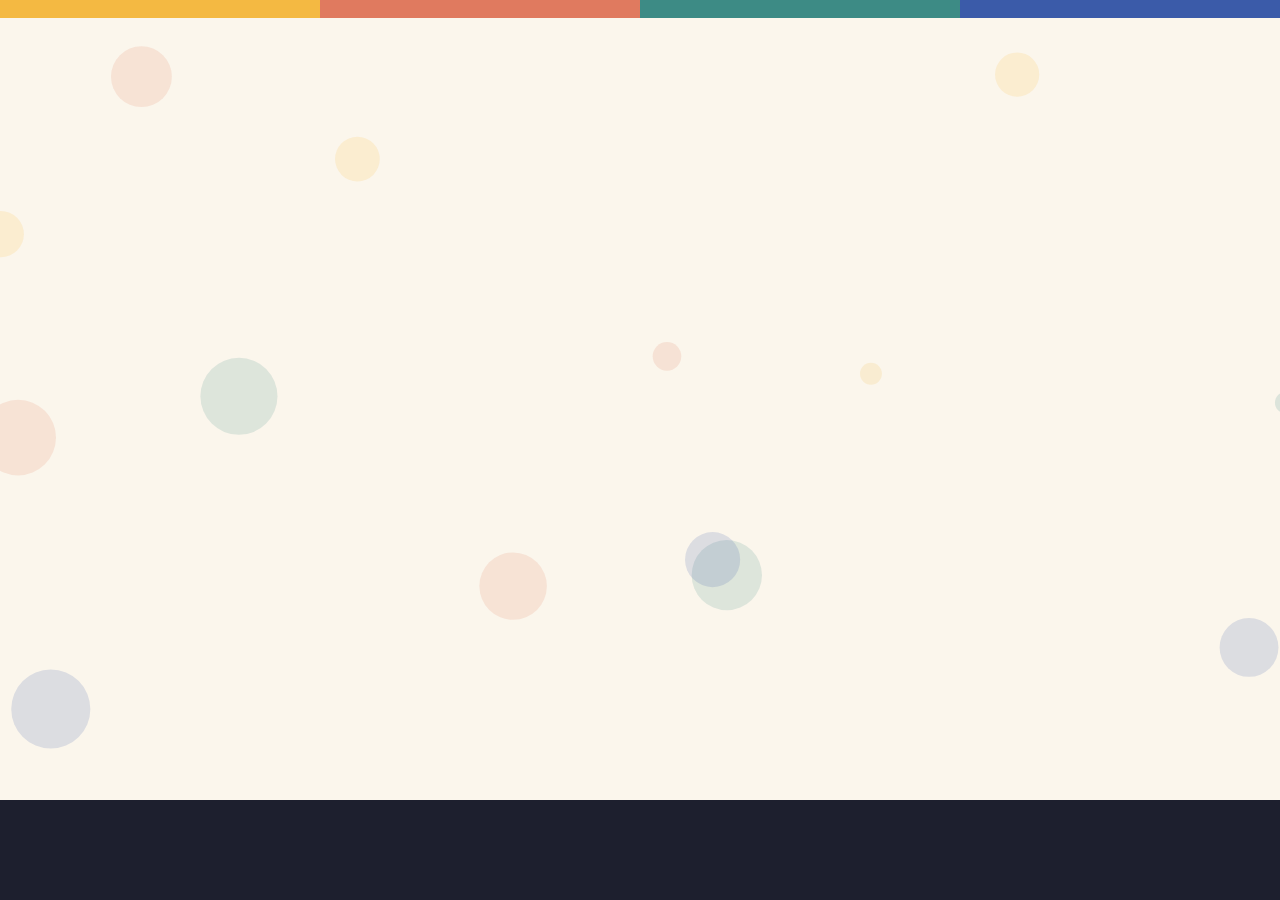
<file: produccion/v4/anim.html>
<!DOCTYPE html>
<html lang="es">
<head>
<meta charset="utf-8">
<title>Vídeo 4 · Cómo se vota el 29 de noviembre</title>
<link rel="stylesheet" href="../motor-video/comun.css">
</head>
<body>
<script src="../motor-video/comun.js"></script>
<script src="../motor-video/iconos.js"></script>
<script src="../motor-video/mapas/espana.js"></script>
<script src="../motor-video/datos/v4.js"></script>
<script>
'use strict';
const C = M.C;
const K = C.tinta;
const ap = (el, base, t, t0, tipo = 'pop', dur = 0.55) => M.ponAp(el, base, M.aparicion(t, t0, dur, tipo));
/** Coloca una persona con los pies en (x, pies). */
const ponP = (el, x, pies, s = 1, extra = {}) => M.pon(el, { x, y: pies - 50 * s, s, ...extra });
const bamboleo = (t, i) => ({ dy: M.onda(t, 1.7 + (i % 3) * 0.23, 2.2, i * 1.3), r: M.onda(t, 2.9 + (i % 2) * 0.5, 1.3, i * 2.1) });
/** Miles con punto siempre (es-ES no agrupa los números de 4 cifras: 6667 → «6.667»). */
const miles = (n) => String(Math.round(n)).replace(/\B(?=(\d{3})+(?!\d))/g, '.');
const PARTIDOS = [
  { tipo: 'parque', nombre: 'Los del Parque', corto: 'Parque', color: C.parque },
  { tipo: 'aparcamiento', nombre: 'Los del Aparcamiento', corto: 'Aparcamiento', color: C.aparcamiento },
  { tipo: 'pista', nombre: 'Los de la Pista', corto: 'Pista', color: C.pista },
];
const SEPIA = '#E9D8B4', SEPIA_OSC = '#C9B48A', SEPIA_TXT = '#7A5C3A';
const CAMPANA = '#9D8EC7';
const NOCHE = '#36406A';
const S = (w = 3.5, c = K) => `stroke="${c}" stroke-width="${w}" stroke-linejoin="round" stroke-linecap="round"`;

// ───────── Iconos propios de este vídeo ─────────
M.registrarIcono('luna', (o) => `<path d="M8,-44 A44,44 0 1 0 44,10 A34,34 0 0 1 8,-44Z" fill="${o.color || '#F6E7A8'}" ${S()}/><circle cx="-20" cy="10" r="5" fill="#E8D88E"/><circle cx="-6" cy="28" r="3.5" fill="#E8D88E"/>`);
M.registrarIcono('escano', (o) => { const c = o.color || C.gris; return `<path d="M-26,24 L-30,48 M26,24 L30,48" ${S(5)}/><rect x="-30" y="-46" width="60" height="58" rx="16" fill="${c}" ${S()}/><rect x="-40" y="4" width="80" height="22" rx="9" fill="${M.oscurece(c, 0.12)}" ${S()}/>`; });
M.registrarIcono('bombo', () => {
  const r = 36; let v = '';
  for (let i = 0; i < 6; i++) { const a = (i * Math.PI) / 6; v += `<path d="M${(r * Math.cos(a)).toFixed(1)},${(r * Math.sin(a)).toFixed(1)} L${(-r * Math.cos(a)).toFixed(1)},${(-r * Math.sin(a)).toFixed(1)}" ${S(2, C.gris)}/>`; }
  const bolas = [[-12, 12, '#F2A65A'], [11, 16, '#8CC0DE'], [0, -2, '#E8A0BF'], [16, -10, '#A3B16B'], [-16, -12, C.estrella]].map(([x, y, c]) => `<circle cx="${x}" cy="${y}" r="8" fill="${c}" ${S(2)}/>`).join('');
  return `<path d="M-32,48 L0,6 L32,48" fill="none" ${S(6, C.grisOsc)}/><g class="jaula"><circle r="${r}" fill="#E8F3F8" ${S(4)}/>${bolas}${v}<circle r="${r}" fill="none" ${S(4)}/></g><circle r="6" fill="${K}"/><path d="M36,0 L48,0 L48,14" fill="none" ${S(5)}/>`;
});
M.registrarIcono('buzon', (o) => `<rect x="-6" y="10" width="12" height="40" rx="3" fill="${C.grisOsc}" ${S(3)}/><path d="M-34,14 L-34,-20 Q-34,-46 0,-46 Q34,-46 34,-20 L34,14Z" fill="${o.color || '#F2A65A'}" ${S()}/><rect x="-20" y="-24" width="40" height="8" rx="4" fill="${K}"/><path d="M-24,0 L24,0" ${S(3)}/>` +
  `<g transform="translate(0 -2) scale(.22)"><rect x="-42" y="-27" width="84" height="54" rx="5" fill="#fff" ${S(8)}/></g>`);
M.registrarIcono('atril', () => `<path d="M-30,-30 L30,-30 L22,48 L-22,48Z" fill="#B8A08A" ${S()}/><rect x="-40" y="-42" width="80" height="16" rx="5" fill="#9C8670" ${S()}/><circle cx="0" cy="6" r="11" fill="${C.estado}" ${S(2.5)}/>`);

// ───────── Utilidades locales ─────────
/** Tarjeta con icono a la izquierda y texto. */
function chip(padre, icono, txt, o = {}) {
  const c = M.g(padre);
  const w = o.ancho || 400, h = o.alto || 80, si = o.sIcono || 0.55;
  M.tarjeta(c, { ancho: w, alto: h, fondo: o.fondo || C.blanco, trazo: o.borde || K, grosor: o.grosor || 4, radio: o.radio === undefined ? 20 : o.radio });
  let x0 = -w / 2 + 22;
  if (icono) {
    const ic = typeof icono === 'function' ? icono(c) : M.icono(icono, c, o.opcIcono || {});
    M.pon(ic, { x: -w / 2 + 18 + 50 * si, s: si });
    x0 = -w / 2 + 18 + 100 * si + 16;
  }
  c.txt = M.texto(c, txt, { tam: o.tam || 28, peso: o.peso || 850, anchor: 'start', x: x0, max: w / 2 - x0 - 16, color: o.color || K });
  return c;
}
/** Etiqueta «Nombre (número)» para los mapas. */
function etiquetaNum(padre, nombre, num, o = {}) {
  const g = M.g(padre);
  const tam = o.tam || 30;
  const wn = M.medir(nombre, tam, 900);
  const R = tam * 0.95;
  const w = wn + 34 + R * 2 + 6, h = tam * 1.7;
  M.el('rect', { x: -w / 2, y: -h / 2, width: w, height: h, rx: h / 2, fill: C.blanco, stroke: K, 'stroke-width': 4 }, g);
  M.texto(g, nombre, { tam, peso: 900, anchor: 'start', x: -w / 2 + 18 });
  const circ = M.g(g);
  M.el('circle', { r: R, fill: o.color || K, stroke: C.blanco, 'stroke-width': 3 }, circ);
  M.texto(circ, String(num), { tam: tam * 1.05, peso: 900, color: C.blanco, y: 1 });
  M.pon(circ, { x: w / 2 - R - 6 });
  g.ancho = w; g.alto = h; g.circ = circ; g.cxNum = w / 2 - R - 6;
  return g;
}
/** Pinta asientos con caché (evita tocar el DOM si no cambia). */
function pintor(asientos) {
  const ult = new Array(asientos.length).fill('');
  return (i, col) => { if (ult[i] !== col) { asientos[i].setAttribute('fill', col); ult[i] = col; } };
}
/** Punto de una curva cuadrática. */
const bezier = (a, c, b, p) => ({ x: (1 - p) * (1 - p) * a[0] + 2 * (1 - p) * p * c[0] + p * p * b[0], y: (1 - p) * (1 - p) * a[1] + 2 * (1 - p) * p * c[1] + p * p * b[1] });
// Escaños 2023 (sirven solo para el tono del mapa; en pantalla solo se ven Madrid 38, Barcelona 32, Soria 2, Ceuta 1 y Melilla 1).
const ESCANOS = { '01': 4, '02': 4, '03': 12, '04': 6, '05': 3, '06': 5, '07': 8, '08': 32, '09': 4, '10': 4, '11': 9, '12': 5, '13': 5, '14': 6, '15': 8, '16': 3, '17': 6, '18': 7, '19': 3, '20': 6, '21': 5, '22': 3, '23': 5, '24': 4, '25': 4, '26': 4, '27': 4, '28': 38, '29': 11, '30': 10, '31': 5, '32': 4, '33': 7, '34': 3, '35': 8, '36': 7, '37': 4, '38': 7, '39': 5, '40': 3, '41': 12, '42': 2, '43': 6, '44': 3, '45': 6, '46': 16, '47': 5, '48': 8, '49': 3, '50': 7, '51': 1, '52': 1 };
const ISLAS = ['07', '35', '38', '51', '52'];
/** Papeleta del Congreso (lista cerrada de un partido). */
function papeletaCongreso(padre, p) {
  const g = M.g(padre); const W = 210, H = 320;
  M.el('rect', { x: -W / 2, y: -H / 2, width: W, height: H, rx: 10, fill: '#fff', stroke: K, 'stroke-width': 4 }, g);
  M.texto(g, 'CONGRESO', { tam: 24, peso: 900, y: -H / 2 + 28, color: C.grisOsc, espaciado: 1 });
  M.el('path', { d: `M${-W / 2 + 14},${-H / 2 + 52} L${W / 2 - 14},${-H / 2 + 52}`, stroke: C.grisClaro, 'stroke-width': 3 }, g);
  M.pon(M.icono('logo', g, { tipo: p.tipo }), { y: -H / 2 + 102, s: 0.7 });
  M.texto(g, p.corto, { tam: p.corto.length > 8 ? 24 : 28, peso: 900, y: -H / 2 + 166 });
  for (let i = 0; i < 4; i++) { const y = -H / 2 + 204 + i * 28; M.el('circle', { cx: -W / 2 + 30, cy: y, r: 4, fill: K }, g); M.el('rect', { x: -W / 2 + 42, y: y - 5, width: [130, 110, 140, 100][i], height: 10, rx: 5, fill: C.grisClaro }, g); }
  return g;
}
/** Papeleta del Senado (sepia, nombres con casillas). */
function papeletaSenado(padre) {
  const g = M.g(padre); const W = 320, H = 400;
  M.el('rect', { x: -W / 2, y: -H / 2, width: W, height: H, rx: 10, fill: SEPIA, stroke: K, 'stroke-width': 4 }, g);
  M.texto(g, 'SENADO', { tam: 26, peso: 900, y: -H / 2 + 30, color: SEPIA_TXT, espaciado: 1 });
  M.el('path', { d: `M${-W / 2 + 14},${-H / 2 + 56} L${W / 2 - 14},${-H / 2 + 56}`, stroke: SEPIA_OSC, 'stroke-width': 3 }, g);
  const casillas = []; let y = -H / 2 + 84;
  PARTIDOS.forEach((pt, k) => {
    M.pon(M.icono('logo', g, { tipo: pt.tipo }), { x: -W / 2 + 36, y, s: 0.36 });
    M.texto(g, pt.corto, { tam: 24, peso: 900, anchor: 'start', x: -W / 2 + 64, y, color: SEPIA_TXT });
    y += 36;
    for (let j = 0; j < 2; j++) {
      const bx = -W / 2 + 26;
      const caja = M.el('rect', { x: bx, y: y - 12, width: 24, height: 24, rx: 4, fill: '#fff', stroke: K, 'stroke-width': 3 }, g);
      M.el('rect', { x: bx + 40, y: y - 5, width: [170, 140, 190, 150, 160, 130][k * 2 + j], height: 10, rx: 5, fill: SEPIA_OSC }, g);
      const tick = M.el('path', { d: `M${bx + 4},${y} L${bx + 10},${y + 7} L${bx + 22},${y - 10}`, fill: 'none', stroke: C.ok, 'stroke-width': 5, 'stroke-linecap': 'round', 'stroke-linejoin': 'round' }, g);
      casillas.push({ caja, tick, x: bx + 12, y });
      y += 32;
    }
    y += 10;
  });
  g.casillas = casillas;
  return g;
}

// ───────── Escena 1: un colegio electoral un domingo ─────────
M.escena(1, (E) => {
  const g = E.g;
  const cam = M.g(g);
  const nubes = [[150, 95, 1.0], [560, 58, 0.8], [990, 100, 1.1], [1350, 70, 0.9]].map(([x, y, s]) => ({ el: M.icono('nube', cam), x, y, s }));
  M.el('rect', { x: -100, y: 590, width: 1480, height: 400, fill: C.arena }, cam);
  M.el('path', { d: 'M-100,590 L1380,590', stroke: C.arenaOsc, 'stroke-width': 6 }, cam);
  [[95, 1.35], [1195, 1.45]].forEach(([x, s]) => M.pon(M.icono('arbol', cam), { x, y: 590 - 48 * s, s }));
  // el colegio
  const COL = '#F2D6B3', TEJ = '#C47A6A';
  const cole = M.g(cam);
  M.el('rect', { x: 320, y: 300, width: 640, height: 290, rx: 6, fill: COL, stroke: K, 'stroke-width': 5 }, cole);
  M.el('path', { d: 'M530,296 L640,212 L750,296Z', fill: TEJ, stroke: K, 'stroke-width': 5, 'stroke-linejoin': 'round' }, cole);
  M.el('rect', { x: 306, y: 284, width: 668, height: 22, rx: 6, fill: TEJ, stroke: K, 'stroke-width': 5 }, cole);
  const relojF = M.icono('reloj', cole); M.pon(relojF, { x: 640, y: 262, s: 0.36 }); M.ponHora(relojF, 9, 0);
  for (const x of [352, 444, 772, 864]) for (const y of [326, 416]) {
    M.el('rect', { x, y, width: 64, height: 58, rx: 6, fill: '#E8F3F8', stroke: K, 'stroke-width': 4 }, cole);
    M.el('path', { d: `M${x + 32},${y} L${x + 32},${y + 58} M${x},${y + 29} L${x + 64},${y + 29}`, stroke: K, 'stroke-width': 3 }, cole);
  }
  M.el('rect', { x: 588, y: 470, width: 104, height: 120, rx: 6, fill: TEJ, stroke: K, 'stroke-width': 5 }, cole);
  M.el('path', { d: 'M640,474 L640,590', stroke: K, 'stroke-width': 4 }, cole);
  M.el('rect', { x: 560, y: 428, width: 160, height: 34, rx: 8, fill: C.blanco, stroke: K, 'stroke-width': 3 }, cole);
  M.texto(cole, 'COLEGIO', { tam: 24, peso: 900, x: 640, y: 446, espaciado: 2 });
  // cartel «Colegio electoral» colgado
  const cartel = M.g(cam);
  M.el('path', { d: 'M-150,-34 L-170,-82 M150,-34 L170,-82', stroke: K, 'stroke-width': 3 }, cartel);
  const rCartel = M.rotulo(cartel, 'Colegio electoral', { tam: 42, fondo: C.estado, borde: K, grosor: 4, pad: 30 });
  // gente que entra
  const tLlenos = E.m('abrirán sus puertas');
  const P = 6.6, W = 5.0;
  const walkers = M.gente(11, 404).map((o, i) => ({ el: M.persona(cam, o), lado: i % 2 ? 1 : -1, t0: i < 2 ? 0.15 + i * 1.4 : tLlenos - 0.6 + (i - 2) * 0.62, carril: i % 3 }));
  // calendario, sin clase
  const cal = M.icono('calendario', g, { mes: 'NOV', dia: 29, color: C.estado });
  const rDom = M.rotulo(g, 'Domingo', { tam: 30, fondo: C.estado });
  const sinClase = M.g(g);
  M.pon(M.icono('libroAbierto', sinClase), { s: 1.05 });
  const cruz = M.marca(sinClase, false, 24); M.pon(cruz, { x: 44, y: -34 });
  const rSin = M.rotulo(sinClase, 'Sin clase', { tam: 30, fondo: C.error }); M.pon(rSin, { y: 78 });
  // elecciones generales: Congreso y Senado
  const rGen = M.rotulo(g, 'Elecciones generales', { tam: 46, fondo: K, pad: 30 });
  const camara = (icono, nombre) => { const c = M.g(g); M.pon(M.icono(icono, c, { acento: C.estado, tejado: C.estado }), { s: 1.15 }); const r = M.rotulo(c, nombre, { tam: 32, fondo: C.estado }); M.pon(r, { y: 92 }); return c; };
  const congreso = camara('cupula', 'Congreso'), senado = camara('edificio', 'Senado');
  // el camino de un voto
  const voto = M.icono('papeleta', g);
  const A = [1070, 430], Q = [900, 300], B = [640, 540];
  const camino = M.flecha(g, { x1: A[0], y1: A[1], x2: B[0] + 40, y2: B[1] - 20, curva: -70, color: C.estado, grosor: 6, discontinua: true });
  const tDom = E.m('domingo 29'), tClase = E.m('no para dar clase'), tElec = E.m('colegios electorales'), tGen = E.m('elecciones generales');
  const tCong = E.m('el Congreso'), tSen = E.m('el Senado'), tCam = E.m('camino de un voto');
  return (t, d) => {
    M.camara(cam, t, d, { hasta: 1.04, cy: 560 });
    nubes.forEach((n, i) => M.pon(n.el, { x: ((n.x + t * (7 + i * 2)) % 1500) - 80, y: n.y, s: n.s }));
    walkers.forEach((w, i) => {
      if (t < w.t0) { M.opacidad(w.el, 0); return; }
      const u = ((t - w.t0) % P) / W;
      if (u > 1) { M.opacidad(w.el, 0); return; }
      const x0 = w.lado < 0 ? -70 - w.carril * 30 : 1350 + w.carril * 30;
      const xf = 640 + w.lado * (12 + w.carril * 8);
      const x = M.lerp(x0, xf, Math.min(1, u / 0.8));
      const sub = M.ease.inOutQuad(M.clamp((u - 0.62) / 0.38));
      const pies = M.lerp(662 - w.carril * 10, 596, sub);
      const s = M.lerp(1.15, 0.86, sub);
      const o = Math.min(M.clamp(u * 8), 1 - M.clamp((u - 0.86) / 0.14));
      ponP(w.el, x, pies - Math.abs(M.onda(t, 0.55, 5, i)), s, { r: M.onda(t, 0.55, 3, i), o });
    });
    // cartel
    const caeC = M.e(t, tElec - 0.2, 0.9, 'outBounce');
    M.pon(cartel, { x: 640, y: M.lerp(150, 382, caeC), r: M.onda(t, 2.4, 1.6) * (caeC >= 1 ? 1 : 0), o: t > tElec - 0.2 ? 1 : 0 });
    M.pon(rCartel, { s: 1 + 0.06 * M.ventana(t, tElec + 0.8, tElec + 1.6, 0.3) });
    // calendario / sin clase → generales
    const fuera = M.e(t, tGen - 0.4, 0.4);
    M.ponAp(cal, { x: 160, y: 150 + M.onda(t, 2.6, 4), s: 1.45, r: M.onda(t, 3, 2), o: 1 - fuera }, M.aparicion(t, Math.min(0.2, tDom), 0.55));
    M.ponAp(rDom, { x: 160, y: 250, o: 1 - fuera }, M.aparicion(t, tDom + 0.1, 0.5));
    M.ponAp(sinClase, { x: 1120, y: 150 + M.onda(t, 2.6, 4, 1), o: 1 - fuera }, M.aparicion(t, tClase - 0.1, 0.55));
    M.pon(cruz, { x: 44, y: -34, s: M.e(t, tClase + 0.35, 0.4, 'outBack') });
    ap(rGen, { x: 640, y: 72 + M.onda(t, 3, 2) }, t, tGen - 0.15, 'sube');
    ap(congreso, { x: 165, y: 165 + M.onda(t, 2.8, 4) }, t, tCong - 0.1);
    ap(senado, { x: 1115, y: 165 + M.onda(t, 2.8, 4, 1) }, t, tSen - 0.1);
    // papeleta que sigue el camino
    camino.poner(M.e(t, tCam - 0.2, 1.1, 'inOutQuad'));
    const pv = M.e(t, tCam + 0.3, 1.6, 'inOutCubic');
    const pt = bezier(A, Q, B, pv);
    M.ponAp(voto, { x: pt.x, y: pt.y + M.onda(t, 1.2, 4) * (1 - pv), s: 1.1 - 0.5 * pv, r: M.onda(t, 1.6, 8) * (1 - pv), o: 1 - M.e(t, tCam + 1.75, 0.3) }, M.aparicion(t, tCam - 0.3, 0.5));
  };
});

// ───────── Escena 2: calendario de noviembre ─────────
M.escena(2, (E) => {
  const g = E.g;
  const CX = 345, CY = 352;
  const cal = M.calendarioMes(g, { anio: 2026, mes: 11, ancho: 490, color: C.grisOsc });
  const tCamp = E.m('campaña electoral'), tDel = E.m('del 13 al 27'), tProp = E.m('explican sus propuestas');
  const t28 = E.m('sábado 28'), tRef = E.m('jornada de reflexión'), tNoC = E.m('ya no se hace campaña'), tCalma = E.m('piense con calma');
  const t29 = E.m('domingo 29'), tVota = E.m('se vota');
  const campClaro = M.aclara(CAMPANA, 0.45);
  for (let d = 13; d <= 27; d++) { cal.dias[d].fondo.setAttribute('fill', campClaro); cal.dias[d].fondo.setAttribute('opacity', 0); }
  cal.dias[28].fondo.setAttribute('fill', '#BCC3CF'); cal.dias[28].fondo.setAttribute('opacity', 0);
  cal.dias[29].fondo.setAttribute('fill', C.estado); cal.dias[29].fondo.setAttribute('opacity', 0);
  const aro = M.el('circle', { r: cal.celda * 0.58, fill: 'none', stroke: C.estado, 'stroke-width': 6 }, cal.dias[29].g);
  const urnita = M.icono('urna', g, { papeletas: 3 });
  // tarjetas
  const W = 560, H = 140, X = 940;
  const tarjeta = (icono, titulo, sub, borde, fondo, opc = {}) => {
    const c = M.g(g);
    M.tarjeta(c, { ancho: W, alto: H, fondo, trazo: borde, grosor: 6, radio: 26 });
    const ic = M.icono(icono, c, opc); M.pon(ic, { x: -W / 2 + 70, s: 0.9 });
    M.texto(c, titulo, { tam: 42, peso: 900, anchor: 'start', x: -W / 2 + 140, y: -22 });
    M.texto(c, sub, { tam: 32, peso: 850, anchor: 'start', x: -W / 2 + 140, y: 28, color: C.grisOsc });
    c.ic = ic;
    return c;
  };
  const tCampana = tarjeta('megafono', 'Campaña', '13 – 27 nov', CAMPANA, M.aclara(CAMPANA, 0.85));
  const logos = PARTIDOS.map((p) => M.icono('logo', tCampana, { tipo: p.tipo }));
  const tReflex = tarjeta('pensar', 'Reflexión', 'sábado 28', C.gris, '#F1F3F6');
  const noMeg = M.g(tReflex); M.pon(M.icono('megafono', noMeg), { s: 0.55 }); const xNo = M.marca(noMeg, false, 18); M.pon(xNo, { x: 22, y: -20 });
  const tVot = tarjeta('urna', 'Votación', 'domingo 29', C.estado, M.aclara(C.estado, 0.85), { papeletas: 2 });
  const pap = M.icono('papeleta', tVot);
  const d29 = cal.dias[29];
  return (t) => {
    ap(cal.g, { x: CX, y: CY }, t, 0.1, 'sube');
    for (let d = 13; d <= 27; d++) {
      const t0 = tDel + (d - 13) * 0.1;
      M.opacidad(cal.dias[d].fondo, M.e(t, t0, 0.3));
      M.pon(cal.dias[d].g, { x: cal.dias[d].x, y: cal.dias[d].y, s: 1 + 0.25 * M.ventana(t, t0, t0 + 0.35, 0.2) + 0.03 * M.onda(t, 1.3, 1, d) * (t > tProp ? 1 : 0) });
    }
    const d28 = cal.dias[28];
    M.opacidad(d28.fondo, M.e(t, t28, 0.4));
    M.pon(d28.g, { x: d28.x, y: d28.y, s: 1 + 0.3 * M.ventana(t, t28, t28 + 1.0, 0.3) });
    M.opacidad(d29.fondo, M.e(t, t29, 0.4));
    d29.texto.setAttribute('fill', t > t29 + 0.1 ? C.blanco : C.error);
    M.pon(d29.g, { x: d29.x, y: d29.y, s: 1 + 0.16 * M.ventana(t, t29, t29 + 1.2, 0.3) + 0.05 * M.onda(t, 1, 1) * (t > t29 ? 1 : 0) });
    const pa = M.e(t, t29 + 0.1, 0.5, 'outBack');
    M.pon(aro, { s: pa * (1 + 0.08 * M.onda(t, 1, 1)), o: Math.min(1, pa) });
    ap(urnita, { x: CX + d29.x - 4, y: CY + d29.y + cal.celda * 0.98 + M.onda(t, 1.6, 2), s: 0.52, r: M.onda(t, 2, 4) }, t, t29 + 0.3);
    // tarjetas
    ap(tCampana, { x: X, y: 165 + M.onda(t, 3, 3) }, t, tCamp - 0.2, 'sube');
    M.pon(tCampana.ic, { x: -W / 2 + 70, s: 0.9, r: M.onda(t, 0.5, 6) * M.ventana(t, tProp, t28 - 0.2, 0.3) });
    logos.forEach((l, i) => { const a = M.aparicion(t, tProp - 0.1 + i * 0.18, 0.5); const salto = Math.max(0, M.onda(t, 0.7, 10, i * 2)) * (t > tProp + 0.5 ? 1 : 0); M.ponAp(l, { x: 120 + i * 62, y: 0, dy: -salto, s: 0.5 }, a); });
    ap(tReflex, { x: X, y: 345 + M.onda(t, 3, 3, 1) }, t, t28 - 0.1, 'sube');
    M.pon(tReflex.ic, { x: -W / 2 + 70, s: 0.9 * (1 + 0.08 * M.onda(t, 1.4, 1) * (t > tCalma ? 1 : 0)) });
    ap(noMeg, { x: 210, y: 6 }, t, tNoC);
    M.pon(xNo, { x: 22, y: -20, s: M.e(t, tNoC + 0.35, 0.4, 'outBack') });
    ap(tVot, { x: X, y: 525 + M.onda(t, 3, 3, 2) }, t, t29 - 0.1, 'sube');
    const c = M.p(t, tVota, 0.8);
    M.pon(pap, { x: -W / 2 + 70, y: M.lerp(-80, -20, M.ease.inQuad(c)), s: 0.5, sy: 1 - Math.max(0, c - 0.8) * 5, o: c > 0 && c < 1 ? 1 : 0 });
  };
});

// ───────── Escena 3: el censo electoral y el voto por correo ─────────
M.escena(3, (E) => {
  const g = E.g;
  M.el('rect', { x: 0, y: 600, width: 1280, height: 300, fill: C.arena }, g);
  const tQ = E.m('Quién vota'), tNac = E.m('nacionalidad española'), t18 = E.m('mayores de 18'), tCenso = E.m('censo electoral'), tLista = E.m('lista oficial');
  const tNoP = E.m('no puede ir'), tCorreo = E.m('por correo');
  const rQ = M.rotulo(g, '¿Quién vota?', { tam: 46, fondo: K });
  // requisitos
  const req = (dibujo, txt) => { const c = M.g(g); M.tarjeta(c, { ancho: 290, alto: 190, trazo: C.estado, grosor: 5, radio: 24 }); dibujo(c); M.texto(c, txt, { tam: 28, peso: 900, y: 50, max: 250 }); return c; };
  const rNac = req((c) => M.pon(M.icono('dni', c), { y: -42, s: 0.95 }), 'Nacionalidad española');
  const r18 = req((c) => { const b = M.g(c); M.el('circle', { r: 40, fill: K }, b); M.texto(b, '18+', { tam: 38, peso: 900, color: C.blanco, y: 1 }); M.pon(b, { y: -42 }); }, 'Mayores de 18 años');
  // la lista larga
  const L = { x: 465, y: 128, w: 350, h: 462 };
  const lista = M.g(g);
  M.el('rect', { x: L.x, y: L.y, width: L.w, height: L.h, rx: 14, fill: C.blanco, stroke: K, 'stroke-width': 5 }, lista);
  M.el('path', { d: `M${L.x},${L.y + 58} L${L.x + L.w},${L.y + 58}`, stroke: K, 'stroke-width': 3 }, lista);
  M.texto(lista, 'Votantes', { tam: 28, peso: 900, x: L.x + L.w / 2, y: L.y + 30, color: C.grisOsc });
  const idClip = 'clip-lista-v4';
  M.el('rect', { x: L.x + 6, y: L.y + 62, width: L.w - 12, height: L.h - 70 }, M.el('clipPath', { id: idClip }, M.defs));
  const recorte = M.g(lista, { 'clip-path': `url(#${idClip})` });
  const filas = M.g(recorte);
  const r = M.azar(33); const FILA = 36, NF = 20;
  const fichas = [];
  for (let k = 0; k < NF; k++) fichas.push([60 + r() * 70, 70 + r() * 110]);
  for (let i = 0; i < NF * 2; i++) {
    const [a, b] = fichas[i % NF]; const y = L.y + 90 + i * FILA;
    M.texto(filas, String(100 + i), { tam: 18, peso: 800, x: L.x + 40, y, color: C.gris });
    M.el('rect', { x: L.x + 66, y: y - 6, width: a, height: 12, rx: 6, fill: '#9AA3B5' }, filas);
    M.el('rect', { x: L.x + 76 + a, y: y - 6, width: b, height: 12, rx: 6, fill: C.grisClaro }, filas);
  }
  const sello = M.g(g);
  M.el('rect', { x: -165, y: -62, width: 330, height: 124, rx: 14, fill: C.blanco, 'fill-opacity': 0.88, stroke: C.estado, 'stroke-width': 7 }, sello);
  M.el('rect', { x: -153, y: -50, width: 306, height: 100, rx: 9, fill: 'none', stroke: C.estado, 'stroke-width': 2.5 }, sello);
  M.texto(sello, 'CENSO', { tam: 46, peso: 900, color: C.estado, y: -18, espaciado: 3 });
  M.texto(sello, 'ELECTORAL', { tam: 32, peso: 900, color: C.estado, y: 26, espaciado: 2 });
  const lupa = M.icono('lupa', g);
  const rLista = M.rotulo(g, 'Lista oficial de votantes', { tam: 30, fondo: C.blanco, color: K, borde: C.estado, grosor: 4 });
  // fila de votantes (derecha) que están en el censo
  const cola = M.gente(3, 77, { edad: 'adulto' }).map((o, i) => ({ el: M.persona(g, o), x: 940 + i * 108, ok: M.marca(g, true, 20) }));
  // voto por correo
  const quien = M.persona(g, { ...M.gente(1, 12)[0], edad: 'adulto', brazoD: -60 });
  const calX = M.g(g); M.pon(M.icono('calendario', calX, { mes: 'NOV', dia: 29, color: C.estado }), { s: 0.95 }); const xCal = M.marca(calX, false, 22); M.pon(xCal, { x: 40, y: -40 });
  const buzon = M.icono('buzon', g);
  const sobre = M.icono('sobre', g);
  const rCorreo = M.rotulo(g, 'Voto por correo', { tam: 36, fondo: C.estado });
  const rAntes = M.rotulo(g, 'antes del día 29', { tam: 28, fondo: C.blanco, color: K, borde: C.estado, grosor: 3 });
  const SA = [985, 540], SQ = [1080, 360], SB = [1160, 495];
  return (t) => {
    ap(rQ, { x: 640, y: 68 }, t, Math.min(0.15, tQ), 'sube');
    ap(rNac, { x: 215, y: 250 + M.onda(t, 3, 3) }, t, tNac - 0.2, 'sube');
    ap(r18, { x: 215, y: 470 + M.onda(t, 3, 3, 1) }, t, t18 - 0.2, 'sube');
    ap(lista, { r: M.onda(t, 5, 0.6) }, t, 0.2, 'fundido');
    const desp = (t * 30) % (NF * FILA);
    M.pon(filas, { y: -desp });
    const aS = M.e(t, tCenso, 0.35, 'inCubic');
    M.pon(sello, { x: 640, y: 380, r: -10 + M.onda(t, 4, 1.2), s: M.lerp(1.9, 1, aS) * (1 + 0.05 * M.ventana(t, tCenso + 0.35, tCenso + 0.6, 0.12)), o: t >= tCenso ? M.clamp(aS * 2) : 0 });
    M.ponAp(lupa, { x: 720 + M.onda(t, 3.2, 60), y: 260 + M.onda(t, 2.1, 50, 1), s: 0.9, r: M.onda(t, 2, 6) }, M.aparicion(t, tLista + 0.2, 0.5));
    ap(rLista, { x: 640, y: 625 }, t, tLista - 0.1, 'sube');
    const fueraCola = M.e(t, tNoP - 0.4, 0.45);
    cola.forEach((c, i) => {
      M.ponAp(c.el, { x: c.x, y: 645 - 57.5, s: 1.15, ...bamboleo(t, i), o: 1 - fueraCola }, M.aparicion(t, 0.3 + i * 0.15, 0.5, 'sube'));
      M.ponAp(c.ok, { x: c.x, y: 470, o: 1 - fueraCola }, M.aparicion(t, tCenso + 0.5 + i * 0.2, 0.4));
    });
    ap(quien, { x: 960, y: 645 - 60, s: 1.2, ...bamboleo(t, 4) }, t, tNoP, 'sube');
    ap(calX, { x: 960, y: 405 + M.onda(t, 2.4, 4), r: M.onda(t, 3, 3) }, t, tNoP + 0.3);
    M.pon(xCal, { x: 40, y: -40, s: M.e(t, tNoP + 0.8, 0.4, 'outBack') });
    ap(buzon, { x: 1160, y: 565, s: 1.6 }, t, tCorreo - 0.6, 'sube');
    ap(rCorreo, { x: 1060, y: 205 }, t, tCorreo - 0.2, 'sube');
    ap(rAntes, { x: 1060, y: 265 }, t, tCorreo + 0.3, 'fundido');
    const ciclo = 2.4; const k = t > tCorreo ? ((t - tCorreo) % ciclo) / 1.3 : -1;
    if (k >= 0 && k <= 1) { const p = bezier(SA, SQ, SB, M.ease.inOutQuad(k)); M.pon(sobre, { x: p.x, y: p.y, s: 0.75 * (1 - 0.5 * M.clamp((k - 0.8) / 0.2)), r: M.lerp(-10, 20, k), o: 1 - M.clamp((k - 0.9) / 0.1) }); }
    else M.opacidad(sobre, 0);
  };
});

// ───────── Escena 4: horario y mesa electoral ─────────
M.escena(4, (E) => {
  const g = E.g;
  M.el('rect', { x: 0, y: 600, width: 1280, height: 300, fill: C.arena }, g);
  const tAbren = E.m('abren'), t9 = E.m('9 de la mañana'), t8 = E.m('8 de la tarde'), tMesa = E.m('mesa electoral');
  const tTres = E.m('tres vecinos'), tSorteo = E.m('sorteo'), tPres = E.m('un presidente'), tVoc = E.m('dos vocales');
  const tTrab = E.m('trabajan para todos'), tInt = E.m('interventores'), tVig = E.m('vigilan');
  // Fase 1: horario
  const f1 = M.g(g);
  const fondoReloj = M.el('circle', { cx: 640, cy: 320, r: 172 }, f1);
  const flecha = M.flecha(f1, { x1: 330, y1: 548, x2: 950, y2: 548, color: C.gris, grosor: 7 });
  const reloj = M.icono('reloj', f1);
  const sol = M.icono('sol', f1), luna = M.icono('luna', f1);
  const h9 = M.texto(f1, '9:00', { tam: 64, peso: 900 }), h20 = M.texto(f1, '20:00', { tam: 64, peso: 900 });
  const dig = M.g(f1); M.el('rect', { x: -95, y: -36, width: 190, height: 72, rx: 36, fill: K }, dig); const digT = M.texto(dig, '9:00', { tam: 46, peso: 900, color: C.blanco, y: 1 });
  const rHor = M.rotulo(f1, 'Abiertos de 9:00 a 20:00', { tam: 44, fondo: C.estado, pad: 30 });
  // Fase 2: mesa electoral
  const insignia = M.g(g);
  M.el('rect', { x: -150, y: -36, width: 300, height: 72, rx: 36, fill: C.blanco, stroke: K, 'stroke-width': 4 }, insignia);
  const relojP = M.icono('reloj', insignia); M.pon(relojP, { x: -112, s: 0.5 });
  M.texto(insignia, '9:00 – 20:00', { tam: 32, peso: 900, x: 30 });
  const MESA = { x0: 200, x1: 920, top: 548 };
  const XS = [420, 560, 700];
  const miembros = [{ ropa: '#8CC0DE', peinado: 'coleta', piel: M.PIEL[1] }, { ropa: '#6FB3A8', peinado: 'corto', piel: M.PIEL[3], gafas: true }, { ropa: '#E8A0BF', peinado: 'rizado', piel: M.PIEL[0], pelo: M.PELO[2] }].map((o) => M.persona(g, o));
  const mesa = M.g(g);
  M.el('rect', { x: MESA.x0, y: MESA.top + 16, width: MESA.x1 - MESA.x0, height: 86, rx: 6, fill: '#D9B98C', stroke: K, 'stroke-width': 5 }, mesa);
  M.el('rect', { x: MESA.x0 - 14, y: MESA.top, width: MESA.x1 - MESA.x0 + 28, height: 20, rx: 6, fill: '#C9A57A', stroke: K, 'stroke-width': 5 }, mesa);
  const placa = M.g(mesa); M.el('rect', { x: -150, y: -24, width: 300, height: 48, rx: 10, fill: C.blanco, stroke: K, 'stroke-width': 3 }, placa); M.texto(placa, 'Mesa electoral', { tam: 30, peso: 900 });
  const urnaC = M.icono('urna', g, { papeletas: 4 }), urnaS = M.icono('urna', g, { papeletas: 3, tapa: SEPIA });
  const etiq = (txt, fondo) => { const e = M.g(g); M.el('rect', { x: -66, y: -18, width: 132, height: 36, rx: 8, fill: fondo, stroke: K, 'stroke-width': 3 }, e); M.texto(e, txt, { tam: 24, peso: 900 }); return e; };
  const eC = etiq('Congreso', C.blanco), eS = etiq('Senado', SEPIA);
  const rPres = M.rotulo(g, 'Presidente', { tam: 28, fondo: K });
  const rVoc = [M.rotulo(g, 'Vocal', { tam: 28, fondo: C.grisOsc }), M.rotulo(g, 'Vocal', { tam: 28, fondo: C.grisOsc })];
  const bombo = M.icono('bombo', g); const jaula = bombo.querySelector('.jaula');
  const rSorteo = M.rotulo(g, 'Por sorteo', { tam: 34, fondo: C.grisOsc });
  const bolas = [0, 1, 2].map((i) => M.el('circle', { r: 11, fill: ['#F2A65A', '#8CC0DE', '#E8A0BF'][i], stroke: K, 'stroke-width': 3 }, g));
  const rTodos = M.g(g); const rT = M.rotulo(rTodos, 'Trabajan para todos', { tam: 38, fondo: C.estado, pad: 30 }); M.pon(M.icono('corazon', rTodos), { x: -rT.ancho / 2 - 10, y: -12, s: 0.5, r: -12 });
  const inter = [{ x: 1062, tipo: 'parque', o: { ropa: '#B5ADA3', peinado: 'corto', piel: M.PIEL[2] } }, { x: 1176, tipo: 'pista', o: { ropa: '#A3ABA0', peinado: 'largo', piel: M.PIEL[4], pelo: M.PELO[1] } }]
    .map((q) => { const el = M.persona(g, q.o); const lg = M.icono('logo', g, { tipo: q.tipo }); return { ...q, el, lg }; });
  const rInt = M.rotulo(g, 'Interventores', { tam: 30, fondo: C.grisOsc });
  const lupa = M.icono('lupa', g);
  return (t, d) => {
    // fase 1
    const fuera1 = M.e(t, tMesa - 0.6, 0.45);
    M.opacidad(f1, 1 - fuera1);
    if (fuera1 < 1) {
      const pr = M.e(t, t9 + 0.2, Math.max(1.4, t8 - t9 + 0.4), 'inOutQuad');
      const h = 9 + 11 * pr;
      fondoReloj.setAttribute('fill', M.mezcla('#FFF1C9', '#DCD6EE', pr));
      ap(reloj, { x: 640, y: 320, s: 2.6 }, t, 0.1);
      M.ponHora(reloj, h, (h % 1) * 60);
      M.ponTexto(digT, `${Math.floor(h)}:${String(Math.floor((h % 1) * 60 / 15) * 15).padStart(2, '0')}`);
      ap(dig, { x: 640, y: 548 }, t, t9 + 0.1);
      flecha.poner(M.e(t, t9 + 0.2, Math.max(1.2, t8 - t9 + 0.3), 'inOutQuad'));
      ap(sol, { x: 260, y: 300, s: 1.4, r: t * 20 }, t, t9 - 0.2);
      ap(h9, { x: 260, y: 430 }, t, t9);
      ap(luna, { x: 1020, y: 300, s: 1.3, r: M.onda(t, 3, 6) }, t, t8 - 0.2);
      ap(h20, { x: 1020, y: 430 }, t, t8);
      ap(rHor, { x: 640, y: 72 }, t, Math.min(tAbren, 0.3), 'sube');
    }
    // fase 2
    const a2 = M.aparicion(t, tMesa - 0.3, 0.6, 'sube');
    M.ponAp(insignia, { x: 190, y: 75 }, a2);
    M.ponHora(relojP, 9 + 11 * M.p(t, tMesa, d - tMesa), 0);
    M.ponAp(mesa, {}, a2);
    M.pon(placa, { x: 560, y: 612 });
    ap(urnaC, { x: 290, y: 502, s: 1.2 }, t, tMesa);
    ap(urnaS, { x: 830, y: 502, s: 1.2 }, t, tMesa + 0.15);
    ap(eC, { x: 290, y: 612 }, t, tMesa + 0.3, 'fundido');
    ap(eS, { x: 830, y: 612 }, t, tMesa + 0.4, 'fundido');
    miembros.forEach((p, i) => { const a = M.aparicion(t, tTres - 0.1 + i * 0.22, 0.8, 'cae'); M.ponAp(p, { x: XS[i], y: 572 - 65, s: 1.3, r: bamboleo(t, i).r }, a); });
    ap(rPres, { x: 560, y: 362 + M.onda(t, 2.5, 3) }, t, tPres - 0.1);
    rVoc.forEach((r, i) => ap(r, { x: XS[i * 2], y: 370 + M.onda(t, 2.5, 3, i + 1) }, t, tVoc - 0.1 + i * 0.15));
    const fueraB = M.e(t, tTrab - 0.4, 0.4);
    M.ponAp(bombo, { x: 470, y: 205, s: 1.45, o: 1 - fueraB }, M.aparicion(t, tSorteo - 0.5, 0.5));
    jaula.setAttribute('transform', `rotate(${(M.e(t, tSorteo - 0.5, 0.3) * (t - tSorteo) * 240).toFixed(1)})`);
    M.ponAp(rSorteo, { x: 680, y: 205, o: 1 - fueraB }, M.aparicion(t, tSorteo - 0.2, 0.5));
    bolas.forEach((b, i) => {
      const p = M.p(t, tSorteo + 0.3 + i * 0.3, 0.8);
      const q = bezier([470, 205], [(470 + XS[i]) / 2, 120], [XS[i] + 34, 418], M.ease.inOutQuad(p));
      M.pon(b, { x: q.x, y: q.y, o: p > 0 && p < 1 ? 1 : 0 });
    });
    ap(rTodos, { x: 560, y: 215 + M.onda(t, 3, 3) }, t, tTrab - 0.1, 'sube');
    inter.forEach((q, i) => {
      const a = M.aparicion(t, tInt - 0.1 + i * 0.2, 0.55, 'sube');
      const mira = M.e(t, tVig, 0.5);
      M.ponAp(q.el, { x: q.x, y: 645 - 57.5, s: 1.15, r: -mira * 5 + M.onda(t, 2.6, 1.5, i) }, a);
      M.ponAp(q.lg, { x: q.x, y: 595, s: 0.24 }, a);
    });
    ap(rInt, { x: 1119, y: 450 }, t, tInt + 0.2);
    M.ponAp(lupa, { x: 1000 + M.onda(t, 2.4, 40), y: 340 + M.onda(t, 1.6, 18, 1), s: 0.7, r: M.onda(t, 2, 8) }, M.aparicion(t, tVig - 0.1, 0.5));
  };
});

// ───────── Escena 5: DNI, dos papeletas y dos urnas ─────────
M.escena(5, (E) => {
  const g = E.g;
  M.el('rect', { x: 0, y: 600, width: 1280, height: 300, fill: C.arena }, g);
  const tDni = E.m('DNI'), tDos = E.m('dos papeletas'), tSobre = E.m('su sobre'), tUrna = E.m('su urna');
  const tBlanca = E.m('La blanca'), tLista = E.m('una lista'), tSepia = E.m('color sepia'), tNom = E.m('marcan nombres'), tTres = E.m('hasta tres');
  const fB = tBlanca - 0.5;
  // fase A
  const votante = M.persona(g, { ropa: '#9D8EC7', peinado: 'largo', piel: M.PIEL[2], pelo: M.PELO[1], brazoD: -140 });
  const dni = M.icono('dni', g);
  const okDni = M.marca(g, true, 22);
  const papB = M.icono('papeleta', g, { marca: false }), papS = M.icono('papeleta', g, { marca: false, color: SEPIA });
  const sobres = [M.icono('sobre', g), M.icono('sobre', g)];
  const urnaG = (tapa, txt, fondo) => { const u = M.g(g); M.pon(M.icono('urna', u, { papeletas: 3, tapa }), { s: 1.7 }); const r = M.rotulo(u, txt, { tam: 32, fondo, color: K, borde: K, grosor: 3 }); M.pon(r, { y: -118 }); return u; };
  const uC = urnaG(C.blanco, 'Congreso', C.blanco), uS = urnaG(SEPIA, 'Senado', SEPIA);
  // fase B
  const orden = [0, 2, 1];
  const fan = orden.map((k) => ({ k, el: papeletaCongreso(g, PARTIDOS[k]) }));
  const okLista = M.marca(g, true, 26);
  const sen = papeletaSenado(g);
  const capC = M.rotulo(g, 'Una lista de un partido', { tam: 30, fondo: C.blanco, color: K, borde: K, grosor: 4 });
  const capS = M.rotulo(g, 'Hasta 3 nombres', { tam: 30, fondo: SEPIA, color: K, borde: K, grosor: 4 });
  const ELEG = [0, 3, 4];
  return (t) => {
    const fueraA = M.e(t, fB, 0.45);
    ponP(votante, 170, 645, 1.4, { ...bamboleo(t, 1), o: 1 - fueraA });
    M.brazo(votante, 'd', -140 + M.onda(t, 1.2, 8) * M.ventana(t, tDni, tDos, 0.3));
    M.ponAp(dni, { x: 225, y: 500 + M.onda(t, 1.2, 4), s: 0.75, r: -8, o: 1 - fueraA }, M.aparicion(t, tDni - 0.3, 0.5));
    M.ponAp(okDni, { x: 270, y: 462, o: 1 - fueraA }, M.aparicion(t, tDni + 0.3, 0.4));
    // papeletas → sobres → urnas
    [[papB, 400], [papS, 520]].forEach(([p, x], i) => {
      const a = M.aparicion(t, tDos - 0.1 + i * 0.2, 0.5);
      const baja = M.e(t, tSobre + i * 0.15, 0.6, 'inOutQuad');
      M.ponAp(p, { x, y: M.lerp(420, 545, baja) + M.onda(t, 2, 3, i) * (1 - baja), s: 1.3, sy: 1 - 0.75 * baja, o: (1 - M.clamp((baja - 0.8) / 0.2)) * (1 - fueraA) }, a);
      const s = sobres[i];
      const vuela = M.e(t, tUrna + i * 0.2, 0.9, 'inOutCubic');
      const destino = i === 0 ? [820, 505] : [1060, 505];
      const q = bezier([x, 565], [(x + destino[0]) / 2, 330], destino, vuela);
      M.ponAp(s, { x: q.x, y: q.y, s: 1.0 - 0.45 * vuela, r: vuela * 15, o: (1 - M.clamp((vuela - 0.85) / 0.15)) * (1 - fueraA) }, M.aparicion(t, tSobre - 0.3 + i * 0.15, 0.5));
    });
    const mueve = M.e(t, fB, 0.8, 'inOutCubic');
    M.ponAp(uC, { x: M.lerp(820, 1148, mueve), y: M.lerp(560, 262, mueve) + M.onda(t, 3, 2), s: M.lerp(1, 0.8, mueve) }, M.aparicion(t, Math.min(tDos + 0.4, 0.4), 0.55, 'sube'));
    M.ponAp(uS, { x: M.lerp(1060, 1148, mueve), y: M.lerp(560, 548, mueve) + M.onda(t, 3, 2, 1), s: M.lerp(1, 0.8, mueve) }, M.aparicion(t, Math.min(tDos + 0.6, 0.6), 0.55, 'sube'));
    // Congreso: tres listas, se elige una
    const elige = M.e(t, tLista, 0.5, 'outBack');
    fan.forEach((f, j) => {
      const pos = [[210, -7], [510, 7], [360, 0]][j];
      const a = M.aparicion(t, tBlanca - 0.2 + j * 0.12, 0.6, 'sube');
      const centro = j === 2;
      M.ponAp(f.el, { x: pos[0], y: (centro ? 315 - 22 * elige : 330) + M.onda(t, 3.2, 3, j), r: pos[1] + M.onda(t, 4, 0.8, j), s: centro ? 1 + 0.05 * elige : 1, o: centro ? 1 : 1 - 0.35 * elige }, a);
    });
    ap(okLista, { x: 470, y: 132 }, t, tLista + 0.3, 'pop', 0.45);
    ap(capC, { x: 360, y: 608 }, t, tLista, 'sube');
    // Senado: nombres con casillas, hasta tres
    ap(sen, { x: 805, y: 322 + M.onda(t, 3.2, 3, 2), r: M.onda(t, 4, 0.8, 1) }, t, tSepia - 0.2, 'sube');
    sen.casillas.forEach((c, i) => {
      const k = ELEG.indexOf(i);
      const brillo = M.ventana(t, tNom - 0.3, tNom + 0.7, 0.3) * (0.5 + 0.5 * M.onda(t, 0.6, 1, i));
      c.caja.setAttribute('stroke', M.mezcla(K, C.ok, brillo));
      c.caja.setAttribute('stroke-width', (3 + 2 * brillo).toFixed(1));
      M.opacidad(c.tick, k < 0 ? 0 : M.e(t, Math.min(tNom + 0.7, tTres - 0.6) + k * 0.45, 0.25));
    });
    ap(capS, { x: 805, y: 608 }, t, tTres - 0.1, 'sube');
  };
});

// ───────── Escena 6: escrutinio ─────────
M.escena(6, (E) => {
  const g = E.g;
  const tCierr = E.m('se cierran'), tEscr = E.m('escrutinio'), tAbren = E.m('se abren'), tCuent = E.m('se cuentan'), tMirar = E.m('quien quiera mirar');
  const tNoche = E.m('misma noche'), tRes = E.m('resultados');
  const cielo = M.el('rect', { x: 0, y: 0, width: 1280, height: 600, fill: C.crema }, g);
  const suelo = M.el('rect', { x: 0, y: 600, width: 1280, height: 300, fill: C.arena }, g);
  const r = M.azar(66);
  const estrellas = Array.from({ length: 14 }, (_, i) => { const x = 330 + r() * 400, y = 30 + r() * 110; return { el: M.svg(g, M.estrellaPath(0, 0, 7 + r() * 5, C.estrella)), x: i < 7 ? x : x - 300 + (i % 2) * 980, y, f: r() * 6 }; });
  const luna = M.icono('luna', g);
  const reloj = M.icono('reloj', g); M.ponHora(reloj, 8, 0);
  const pill20 = M.rotulo(g, '20:00', { tam: 40, fondo: C.blanco, color: K, borde: K, grosor: 4 });
  const rCierra = M.rotulo(g, 'Se cierran las urnas', { tam: 30, fondo: C.error });
  const rEscr = M.rotulo(g, 'Escrutinio', { tam: 48, fondo: K, borde: C.blanco, grosor: 4, pad: 32 });
  // urna que se abre
  const UX = 520, UY = 470, US = 2.1;
  const urna = M.g(g);
  M.el('rect', { x: -40, y: -20, width: 80, height: 68, rx: 7, fill: '#E6F1F6', 'fill-opacity': 0.8, stroke: K, 'stroke-width': 3.5 }, urna);
  const rr = M.azar(9); const dentro = M.g(urna);
  for (let i = 0; i < 9; i++) M.el('rect', { x: -30 + rr() * 42, y: 14 + rr() * 22, width: 18, height: 12, rx: 2, fill: '#fff', stroke: C.gris, 'stroke-width': 1.5, transform: `rotate(${((rr() - 0.5) * 60).toFixed(0)} ${(-20 + rr() * 40).toFixed(0)} 30)` }, dentro);
  M.el('path', { d: 'M-30,-12 L-30,36', stroke: '#fff', 'stroke-width': 5, 'stroke-linecap': 'round', opacity: 0.8 }, urna);
  const tapa = M.g(urna);
  M.el('rect', { x: -45, y: -32, width: 90, height: 14, rx: 5, fill: C.grisClaro, stroke: K, 'stroke-width': 3.5 }, tapa);
  M.el('rect', { x: -20, y: -28, width: 40, height: 6, rx: 3, fill: K }, tapa);
  // marcador
  const PX = 990, PY = 322, PW = 460, PH = 300;
  const panel = M.g(g);
  M.el('rect', { x: -PW / 2, y: -PH / 2, width: PW, height: PH, rx: 24, fill: C.blanco, stroke: K, 'stroke-width': 5 }, panel);
  const rRec = M.rotulo(panel, 'Recuento', { tam: 32, fondo: C.grisOsc }); M.pon(rRec, { y: -PH / 2 });
  const rResu = M.rotulo(panel, 'Resultados', { tam: 32, fondo: C.ok }); M.pon(rResu, { y: -PH / 2 });
  const FY = [-78, 6, 90];
  const filas = PARTIDOS.map((p, i) => {
    const lg = M.icono('logo', panel, { tipo: p.tipo }); M.pon(lg, { x: -PW / 2 + 52, y: FY[i], s: 0.6 });
    M.el('rect', { x: -PW / 2 + 98, y: FY[i] - 17, width: 270, height: 34, rx: 17, fill: '#F1F3F6' }, panel);
    const barra = M.el('rect', { x: -PW / 2 + 98, y: FY[i] - 17, width: 0, height: 34, rx: 17, fill: p.color, stroke: K, 'stroke-width': 3 }, panel);
    const num = M.texto(panel, '0', { tam: 38, peso: 900, anchor: 'end', x: PW / 2 - 22, y: FY[i] });
    return { barra, num };
  });
  // papeletas volando
  const SEQ = [0, 1, 0, 2, 0, 1, 0, 2, 1, 0];
  const t0V = tCuent - 0.1, PASO = 0.3, VUELO = 0.75;
  const nV = Math.max(0, Math.floor((E.d - 0.3 - VUELO - t0V) / PASO));
  const vuelos = Array.from({ length: Math.min(60, nV) }, (_, k) => {
    const el = M.g(g);
    M.el('rect', { x: -18, y: -23, width: 36, height: 46, rx: 4, fill: '#fff', stroke: K, 'stroke-width': 3 }, el);
    M.pon(M.icono('logo', el, { tipo: PARTIDOS[SEQ[k % 10]].tipo }), { s: 0.3 });
    return { el, p: SEQ[k % 10], t0: t0V + k * PASO };
  });
  const maxN = [0, 0, 0]; vuelos.forEach((v) => maxN[v.p]++);
  const tope = Math.max(1, maxN[0]);
  // público
  const publico = [[95, 0], [205, 1], [1090, 2], [1200, 3]].map(([x, i]) => ({ el: M.persona(g, { ...M.gente(4, 31)[i] }), x, i }));
  const rPub = M.rotulo(g, 'Lo puede ver quien quiera', { tam: 28, fondo: C.blanco, color: K, borde: K, grosor: 3 });
  return (t) => {
    const noche = M.e(t, tNoche - 0.3, 1.0, 'inOutQuad');
    cielo.setAttribute('fill', M.mezcla(C.crema, NOCHE, noche));
    suelo.setAttribute('fill', M.mezcla(C.arena, '#B9AE97', noche));
    estrellas.forEach((s, i) => M.pon(s.el, { x: s.x, y: s.y, s: 0.8 + 0.25 * M.onda(t, 1.3, 1, s.f), o: M.e(t, tNoche + i * 0.06, 0.4) }));
    M.pon(luna, { x: 1190, y: 70 + M.onda(t, 3, 3), s: 0.75 * M.e(t, tNoche, 0.6, 'outBack'), o: M.e(t, tNoche, 0.3) });
    ap(reloj, { x: 190, y: 205, s: 1.5, r: M.onda(t, 3, 2) }, t, 0.1);
    ap(pill20, { x: 190, y: 318, s: 1 + 0.1 * M.ventana(t, tCierr, tCierr + 0.8, 0.25) }, t, 0.3);
    M.ponAp(rCierra, { x: UX, y: 285, o: 1 - M.e(t, tAbren - 0.4, 0.3) }, M.aparicion(t, tCierr - 0.1, 0.5));
    ap(rEscr, { x: 640, y: 70 }, t, tEscr - 0.1, 'sube');
    ap(urna, { x: UX, y: UY, s: US }, t, 0.15, 'sube');
    const abre = M.e(t, tAbren, 0.7, 'outBack');
    tapa.setAttribute('transform', `rotate(${(abre * 115).toFixed(1)} 45 -25)`);
    M.pon(dentro, { y: Math.max(0, M.onda(t, 0.5, 2)) * abre });
    // marcador
    ap(panel, { x: PX, y: PY }, t, tEscr + 0.2, 'sube');
    const vresu = M.e(t, tRes - 0.2, 0.4);
    M.opacidad(rRec, 1 - vresu); M.pon(rResu, { y: -PH / 2, o: vresu, s: 1 + 0.06 * M.onda(t, 1, 1) * vresu });
    const cuenta = [0, 0, 0];
    vuelos.forEach((v) => {
      const p = M.p(t, v.t0, VUELO);
      if (p >= 1) cuenta[v.p]++;
      if (p <= 0 || p >= 1) { M.opacidad(v.el, 0); return; }
      const dest = [PX - PW / 2 + 52, PY + FY[v.p]];
      const q = bezier([UX, UY - 55], [(UX + dest[0]) / 2, 120], dest, M.ease.inOutQuad(p));
      M.pon(v.el, { x: q.x, y: q.y, s: 1.2 - 0.5 * p, r: (1 - p) * 30 - 15, o: 1 });
    });
    filas.forEach((f, i) => { f.barra.setAttribute('width', (270 * Math.min(1, cuenta[i] / tope)).toFixed(1)); M.ponTexto(f.num, String(cuenta[i])); });
    publico.forEach((q, k) => {
      const a = M.aparicion(t, tMirar - 0.3 + k * 0.12, 0.5, 'sube');
      const inclina = (q.x < 640 ? 1 : -1) * 6 * M.e(t, tMirar, 0.5);
      M.ponAp(q.el, { x: q.x, y: 645 - 57.5, s: 1.15, dy: bamboleo(t, k).dy, r: inclina + M.onda(t, 2.5, 1.2, k) }, a);
    });
    ap(rPub, { x: UX, y: 632 }, t, tMirar + 0.2, 'sube');
  };
});

// ───────── Escena 7: mapa de provincias y diputados ─────────
M.escena(7, (E) => {
  const g = E.g;
  const t350 = E.m('350 diputados'), tJunt = E.m('todos juntos'), tCada = E.m('cada provincia'), tMin = E.m('al menos 2'), tGente = E.m('cuánta gente');
  const tMad = E.m('Madrid'), tBar = E.m('Barcelona'), tSor = E.m('Soria'), tCeu = E.m('Ceuta'), tMel = E.m('Melilla');
  const fit = M.mapas.encajar(1000, 921, { x: 30, y: 40, w: 760, h: 610 });
  const mapaG = M.g(g);
  const mapa = M.mapas.espana(mapaG, { modo: 'provincias', relleno: '#F6EDD5', trazo: '#fff', grosor: 2 });
  const D = mapa.datos;
  const BASE = '#F6EDD5', FLASH = '#E9C46A', DEST = '#9C6B2E';
  const choro = (id) => M.mezcla('#F3E3BC', '#C08A2E', Math.pow((ESCANOS[id] - 1) / 37, 0.55));
  const provs = D.provincias.map((p) => ({ id: p.id, path: mapa.provincias[p.id], et: p.et, orden: (p.et[0] + p.et[1] * 0.4) / 1400 }));
  // puntos de escaño (mínimo 2; Ceuta y Melilla, 1)
  const capaPuntos = M.g(mapa.g);
  const puntos = [];
  provs.forEach((p) => { const n = (p.id === '51' || p.id === '52') ? 1 : 2; for (let k = 0; k < n; k++) { const c = M.el('circle', { r: 9, fill: C.estado, stroke: '#fff', 'stroke-width': 3 }, capaPuntos); puntos.push({ c, x: p.et[0] + (n === 1 ? 0 : (k ? 11 : -11)), y: p.et[1], orden: p.orden }); } });
  const scr = (id) => { const [x, y] = mapa.punto(id); return [fit.x + x * fit.s, fit.y + y * fit.s]; };
  // etiquetas
  const ETQ = [['28', 'Madrid', 38, [190, 318], tMad], ['08', 'Barcelona', 32, [690, 100], tBar], ['42', 'Soria', 2, [440, 96], tSor], ['51', 'Ceuta', 1, [150, 470], tCeu], ['52', 'Melilla', 1, [540, 612], tMel + 0.25]];
  const capaEt = M.g(g);
  const etqs = ETQ.map(([id, nom, n, pos, t0]) => {
    const [px, py] = scr(id);
    const linea = M.el('path', { d: `M${pos[0]},${pos[1]} L${px.toFixed(1)},${py.toFixed(1)}`, stroke: K, 'stroke-width': 3.5, 'stroke-linecap': 'round' }, capaEt);
    const aro = M.el('circle', { cx: px, cy: py, r: id > '50' ? 13 : 7, fill: id > '50' ? 'none' : K, stroke: K, 'stroke-width': 4 }, capaEt);
    const e = etiquetaNum(capaEt, nom, n, { tam: 30, color: K });
    return { id, e, linea, aro, pos, t0 };
  });
  // panel derecho
  const PXc = 1030;
  const hem = M.hemiciclo(g, { n: 350, cx: 0, cy: 0, rInt: 48, rExt: 128, filas: 8, color: C.grisClaro });
  const pintaHem = pintor(hem.asientos);
  const n350 = M.texto(g, '350', { tam: 76, peso: 900, color: C.estado });
  const nDip = M.texto(g, 'diputados', { tam: 34, peso: 900 });
  const dosPuntos = (c) => { const q = M.g(c); [-14, 14].forEach((x) => M.el('circle', { cx: x, r: 13, fill: C.estado, stroke: '#fff', 'stroke-width': 3 }, q)); return q; };
  const ch1 = chip(g, (c) => M.icono('escano', c, { color: C.prov }), 'Cada provincia elige los suyos', { ancho: 410, alto: 80, tam: 27 });
  const ch2 = chip(g, dosPuntos, 'Mínimo 2 por provincia', { ancho: 410, alto: 80, tam: 27 });
  const ch3 = chip(g, 'grupo', 'El resto, según la población', { ancho: 410, alto: 80, tam: 27 });
  return (t, d) => {
    M.pon(mapaG, { x: fit.x, y: fit.y, s: fit.s, o: M.e(t, 0.05, 0.5) });
    const pChoro = M.e(t, tGente, 1.2, 'inOutQuad');
    const hl = {};
    etqs.forEach((q) => { hl[q.id] = M.e(t, q.t0 - 0.1, 0.4); });
    provs.forEach((p) => {
      const ola = M.ventana(t, tCada + p.orden * 1.4, tCada + p.orden * 1.4 + 0.35, 0.25);
      let col = M.mezcla(BASE, choro(p.id), pChoro);
      col = M.mezcla(col, FLASH, ola);
      if (hl[p.id]) col = M.mezcla(col, DEST, hl[p.id]);
      p.path.setAttribute('fill', col);
    });
    const fueraP = M.e(t, tGente + 0.6, 0.6);
    puntos.forEach((q, i) => { const a = M.aparicion(t, tMin - 0.2 + q.orden * 1.2, 0.4); M.pon(q.c, { x: q.x, y: q.y + M.onda(t, 1.6, 1.5, i), s: a.s * (1 - 0.3 * fueraP), o: a.o * (1 - fueraP) }); });
    etqs.forEach((q) => {
      const a = M.aparicion(t, q.t0, 0.5);
      q.linea.setAttribute('stroke-dasharray', '400'); q.linea.setAttribute('stroke-dashoffset', (400 * (1 - M.e(t, q.t0, 0.4))).toFixed(1));
      M.opacidad(q.linea, t > q.t0 ? 1 : 0);
      M.opacidad(q.aro, M.e(t, q.t0, 0.3));
      M.ponAp(q.e, { x: q.pos[0], y: q.pos[1] + M.onda(t, 2.6, 2.5, q.t0) }, a);
      M.pon(q.e.circ, { x: q.e.cxNum, s: 1 + 0.12 * M.ventana(t, q.t0 + 0.3, q.t0 + 1.1, 0.25) });
    });
    // panel
    ap(hem.g, { x: PXc, y: 222 }, t, t350 - 0.5, 'fundido');
    const nLleno = Math.floor(350 * M.e(t, t350 - 0.2, 1.8, 'inOutQuad'));
    hem.asientos.forEach((_, i) => pintaHem(i, i < nLleno ? C.estado : C.grisClaro));
    M.ponAp(n350, { x: PXc, y: 276 }, M.aparicion(t, t350 - 0.3, 0.5));
    M.ponTexto(n350, String(Math.round(M.contador(t, t350 - 0.2, 1.8, 0, 350, 'inOutQuad'))));
    ap(nDip, { x: PXc, y: 330 }, t, t350);
    ap(ch1, { x: PXc, y: 418 + M.onda(t, 3, 2) }, t, tCada - 0.2, 'sube');
    ap(ch2, { x: PXc, y: 510 + M.onda(t, 3, 2, 1) }, t, tMin - 0.2, 'sube');
    ap(ch3, { x: PXc, y: 602 + M.onda(t, 3, 2, 2) }, t, tGente - 0.2, 'sube');
  };
});

// ───────── Escena 8: una provincia con 3 escaños y los votos ─────────
M.escena(8, (E) => {
  const g = E.g;
  const tCom = E.m('cómo se reparten'), tDH = E.m("ley D'Hondt"), tIma = E.m('Imagina'), t3 = E.m('3 diputados'), tVec = E.m('vecinos del solar'), tInv = E.m('partidos inventados');
  const tP = [E.m('Los del Parque'), E.m('los del Aparcamiento'), E.m('los de la Pista')];
  const VOTOS = [50000, 30000, 20000];
  const rQ = M.rotulo(g, '¿Cómo se reparten los escaños?', { tam: 44, fondo: K, pad: 30 });
  const rDH = M.rotulo(g, "Ley D'Hondt", { tam: 52, fondo: C.estado, pad: 36 });
  // provincia inventada
  const prov = M.g(g);
  M.el('path', { d: 'M-150,-90 Q-120,-160 -30,-140 Q40,-170 110,-120 Q170,-80 150,0 Q170,80 100,130 Q20,170 -60,140 Q-150,120 -160,40 Q-185,-20 -150,-90Z', fill: M.aclara(C.prov, 0.35), stroke: K, 'stroke-width': 5, 'stroke-linejoin': 'round', transform: 'scale(1.1)' }, prov);
  const rProv = M.rotulo(g, 'Una provincia', { tam: 30, fondo: C.blanco, color: K, borde: K, grosor: 3 });
  const asientos = [0, 1, 2].map(() => M.icono('escano', g, { color: C.estado }));
  const r3 = M.rotulo(g, '3 escaños', { tam: 34, fondo: K });
  // filas de partidos
  const FY = [250, 395, 540];
  const LX = 548, BX = 610, BMAX = 560;
  const huecos = FY.map((y) => { const h = M.g(g); M.el('circle', { r: 44, fill: C.blanco, stroke: C.gris, 'stroke-width': 4, 'stroke-dasharray': '8 8' }, h); M.texto(h, '?', { tam: 44, peso: 900, color: C.gris, y: 2 }); return h; });
  const flechas = FY.map((y, i) => M.flecha(g, { x1: 430, y1: 370, x2: LX - 54, y2: y, curva: (i - 1) * -25, color: C.gris, grosor: 5, discontinua: true }));
  const corros = FY.map((y, i) => M.gente(3, 61 + i).map((o) => M.persona(g, o)));
  const filas = PARTIDOS.map((p, i) => {
    const logo = M.icono('logo', g, { tipo: p.tipo });
    const nom = M.texto(g, p.nombre, { tam: 30, peso: 900, anchor: 'start', x: BX, y: FY[i] - 48 });
    const barra = M.el('rect', { x: BX, y: FY[i] - 22, width: 0, height: 48, rx: 14, fill: p.color, stroke: K, 'stroke-width': 4 }, g);
    const num = M.texto(g, '0', { tam: 32, peso: 900, anchor: 'end', color: C.blanco, y: FY[i] + 2 });
    return { logo, nom, barra, num };
  });
  return (t) => {
    const qFuera = M.e(t, tDH - 0.3, 0.3);
    M.ponAp(rQ, { x: 640, y: 66, o: 1 - qFuera }, M.aparicion(t, Math.min(0.15, tCom), 0.5, 'sube'));
    ap(rDH, { x: 640, y: 66, s: 1 + 0.04 * M.onda(t, 1.4, 1) * M.e(t, tDH + 0.5, 0.3) }, t, tDH - 0.1);
    ap(prov, { x: 250, y: 380, r: M.onda(t, 6, 1.2) }, t, 0.25, 'pop', 0.7);
    ap(rProv, { x: 250, y: 205 }, t, Math.min(tIma, 0.6), 'sube');
    asientos.forEach((a, i) => { const ac = M.aparicion(t, 0.6 + i * 0.15, 0.6, 'cae'); M.ponAp(a, { x: 170 + i * 80, y: 350 + Math.max(0, M.onda(t, 1.2, 6, i * 2)) * -M.ventana(t, t3, t3 + 1.6, 0.3), s: 0.75 }, ac); });
    ap(r3, { x: 250, y: 468 }, t, t3 - 0.1);
    flechas.forEach((f, i) => f.poner(M.e(t, 1.0 + i * 0.2, 0.7) * (1 - M.e(t, tInv, 0.4))));
    const morph = M.e(t, tInv - 0.2, 0.7, 'inOutCubic');
    huecos.forEach((h, i) => M.ponAp(h, { x: LX, y: FY[i] + M.onda(t, 2.4, 3, i), o: 1 - M.e(t, tVec - 0.2, 0.4) }, M.aparicion(t, 1.2 + i * 0.2, 0.5)));
    corros.forEach((cr, i) => cr.forEach((p, k) => {
      const a = M.aparicion(t, tVec - 0.2 + i * 0.15 + k * 0.05, 0.5, 'sube');
      const x = M.lerp(LX + (k - 1) * 48, LX, morph), pies = FY[i] + 45;
      ponP(p, x, pies, 0.8 * (1 - 0.8 * morph), { o: a.o * (1 - morph), dy: a.dy, r: bamboleo(t, i * 3 + k).r });
    }));
    filas.forEach((f, i) => {
      ap(f.logo, { x: LX, y: FY[i] + M.onda(t, 2.4, 3, i), s: 0.92 }, t, tInv - 0.1 + i * 0.12);
      ap(f.nom, {}, t, tP[i] - 0.4, 'fundido');
      const w = BMAX * (VOTOS[i] / 50000) * M.e(t, tP[i] - 0.3, 0.7, 'outCubic');
      f.barra.setAttribute('width', w.toFixed(1));
      M.opacidad(f.barra, t > tP[i] - 0.3 ? 1 : 0);
      M.ponTexto(f.num, miles(Math.round(M.contador(t, tP[i] - 0.3, 0.7, 0, VOTOS[i]) / 1000) * 1000));
      M.pon(f.num, { x: BX + w - 16, o: M.e(t, tP[i] - 0.1, 0.25) });
    });
  };
});

// ───────── Escena 9: la tabla D'Hondt ─────────
M.escena(9, (E) => {
  const g = E.g;
  const tD = [E.m('entre 1'), E.m('entre 2'), E.m('entre 3')], tAltos = E.m('más altos');
  const tR = [E.m('El más alto'), E.m('El segundo'), E.m('El tercero')];
  const tE = [E.m('un escaño'), E.m('uno para'), E.m('otro para')];
  const tMitad = E.m('la mitad'), tRes = E.m('Resultado');
  const VOT = [50000, 30000, 20000];
  const VAL = VOT.map((v) => [v, v / 2, v / 3]);
  const RANK = [[0, 0], [1, 0], [0, 1]]; // [fila, columna] de los 3 más altos
  const COLX = [530, 740, 950], ESX = 1142, ROWY = [262, 382, 502], CW = 192, CH = 104;
  const HL = '#FCE7A6', HLB = C.estrella;
  const rTit = M.rotulo(g, "Ley D'Hondt", { tam: 44, fondo: C.estado, pad: 30 });
  const ranuras = M.g(g);
  const rr = M.rotulo(ranuras, '3 escaños', { tam: 30, fondo: C.blanco, color: K, borde: K, grosor: 3 }); M.pon(rr, { x: -90 });
  const slots = [0, 1, 2].map((i) => M.el('circle', { cx: 50 + i * 46, r: 17, fill: C.blanco, stroke: K, 'stroke-width': 3.5, 'stroke-dasharray': '5 5' }, ranuras));
  // tabla
  const tabla = M.g(g);
  M.el('rect', { x: 66, y: 112, width: 1162, height: 456, rx: 26, fill: C.blanco, stroke: K, 'stroke-width': 4 }, tabla);
  M.el('rect', { x: 1052, y: 112, width: 176, height: 456, rx: 26, fill: '#F1F3F6' }, tabla);
  M.el('path', { d: 'M66,206 L1228,206', stroke: C.grisClaro, 'stroke-width': 4 }, tabla);
  M.texto(tabla, 'Votos', { tam: 30, peso: 900, x: 245, y: 160, color: C.grisOsc });
  const escHead = M.texto(tabla, 'Escaños', { tam: 30, peso: 900, x: ESX, y: 160, color: C.grisOsc });
  const marcoEsc = M.el('rect', { x: 1052, y: 112, width: 176, height: 456, rx: 26, fill: 'none', stroke: C.ok, 'stroke-width': 7 }, g);
  const cab = COLX.map((x, j) => { const h = M.g(g); M.el('rect', { x: -62, y: -30, width: 124, height: 60, rx: 30, fill: K }, h); M.texto(h, `÷ ${j + 1}`, { tam: 34, peso: 900, color: C.blanco, y: 1 }); return h; });
  const partidos = PARTIDOS.map((p, i) => {
    const c = M.g(g);
    M.pon(M.icono('logo', c, { tipo: p.tipo }), { x: -128, s: 0.66 });
    M.texto(c, p.corto, { tam: p.corto.length > 8 ? 28 : 32, peso: 900, anchor: 'start', x: -78, y: -16 });
    M.texto(c, miles(VOT[i]), { tam: 26, peso: 800, anchor: 'start', x: -78, y: 22, color: C.grisOsc });
    return c;
  });
  const celdas = VAL.map((fila, i) => fila.map((v, j) => {
    const c = M.g(g);
    const fondo = M.el('rect', { x: -CW / 2, y: -CH / 2, width: CW, height: CH, rx: 18, fill: '#F7F8FA', stroke: C.grisClaro, 'stroke-width': 3 }, c);
    const txt = M.texto(c, miles(v), { tam: 42, peso: 900 });
    return { c, fondo, txt, i, j };
  }));
  const insignias = RANK.map((_, k) => { const b = M.g(g); M.el('circle', { r: 26, fill: K, stroke: C.blanco, 'stroke-width': 3 }, b); M.texto(b, `${k + 1}.º`, { tam: 24, peso: 900, color: C.blanco, y: 1 }); return b; });
  // escaños ganados
  const ganados = RANK.map(([i]) => M.el('circle', { r: 17, fill: PARTIDOS[i].color, stroke: K, 'stroke-width': 3.5 }, g));
  const destinoEsc = [[ESX - 40, ROWY[0]], [ESX - 40, ROWY[1]], [ESX - 2, ROWY[0]]];
  const totales = [2, 1, 0].map((n, i) => M.texto(g, String(n), { tam: 50, peso: 900, x: ESX + 52, y: ROWY[i] + 2 }));
  const xPista = M.marca(g, false, 20);
  const rAltos = M.rotulo(g, 'Buscamos los 3 números más altos', { tam: 30, fondo: C.blanco, color: K, borde: K, grosor: 3 });
  const rMitad = M.rotulo(g, '25.000 es la mitad de 50.000', { tam: 30, fondo: HL, color: K, borde: K, grosor: 3 });
  const rRes = M.rotulo(g, 'Parque 2 · Aparcamiento 1 · Pista 0', { tam: 32, fondo: C.ok });
  return (t) => {
    ap(rTit, { x: 300, y: 56 }, t, 0.1, 'sube');
    ap(ranuras, { x: 900, y: 56 }, t, 0.3, 'fundido');
    slots.forEach((s, k) => { const lleno = M.e(t, tE[k] + 0.7, 0.3); s.setAttribute('fill', lleno > 0 ? M.mezcla(C.blanco, PARTIDOS[RANK[k][0]].color, lleno) : C.blanco); s.setAttribute('stroke-dasharray', lleno > 0.5 ? 'none' : '5 5'); });
    ap(tabla, {}, t, 0.05, 'fundido');
    partidos.forEach((p, i) => ap(p, { x: 245, y: ROWY[i] + M.onda(t, 3, 1.5, i) }, t, 0.2 + i * 0.12, 'sube'));
    cab.forEach((h, j) => ap(h, { x: COLX[j], y: 160 }, t, tD[j] - 0.15));
    const fin = M.e(t, tRes - 0.1, 0.5);
    celdas.forEach((fila) => fila.forEach((c) => {
      const a = M.aparicion(t, tD[c.j] + c.i * 0.15, 0.45);
      const k = RANK.findIndex(([i, j]) => i === c.i && j === c.j);
      const elegida = k >= 0 ? M.e(t, tR[k] - 0.1, 0.35) : 0;
      const busca = M.ventana(t, tAltos - 0.1, tR[0] - 0.2, 0.3) * (0.5 + 0.5 * M.onda(t, 0.8, 1, c.i + c.j * 2));
      c.fondo.setAttribute('fill', elegida > 0 ? M.mezcla('#F7F8FA', HL, elegida) : M.mezcla('#F7F8FA', '#E6F1F6', busca));
      c.fondo.setAttribute('stroke', elegida > 0 ? M.mezcla(C.grisClaro, HLB, elegida) : C.grisClaro);
      c.fondo.setAttribute('stroke-width', (3 + 4 * elegida).toFixed(1));
      const latido = k >= 0 ? 0.08 * M.ventana(t, tR[k], tR[k] + 0.9, 0.25) : 0;
      M.ponAp(c.c, { x: COLX[c.j], y: ROWY[c.i], s: 1 + latido, o: k >= 0 ? 1 : 1 - 0.55 * fin }, a);
    }));
    insignias.forEach((b, k) => { const [i, j] = RANK[k]; ap(b, { x: COLX[j] + CW / 2 - 8, y: ROWY[i] - CH / 2 + 4 + M.onda(t, 1.6, 2, k) }, t, tR[k] + 0.1, 'pop', 0.45); });
    ganados.forEach((s, k) => {
      const [i, j] = RANK[k];
      const p = M.e(t, tE[k], 0.8, 'inOutCubic');
      const ini = [COLX[j] + CW / 2 - 8, ROWY[i] - CH / 2 + 4];
      const q = bezier(ini, [(ini[0] + destinoEsc[k][0]) / 2, ROWY[i] - 120], destinoEsc[k], p);
      M.pon(s, { x: q.x, y: q.y, s: (1 + 0.5 * Math.sin(p * Math.PI)) * (1 + 0.06 * M.onda(t, 1.2, 1, k) * (p >= 1 ? 1 : 0)), o: t >= tE[k] ? 1 : 0 });
    });
    totales.forEach((n, i) => ap(n, { x: ESX + 52, y: ROWY[i] + 2 }, t, tRes + 0.3 + i * 0.35));
    ap(xPista, { x: ESX - 22, y: ROWY[2] }, t, tRes + 1.1, 'pop', 0.45);
    M.opacidad(marcoEsc, fin * (0.75 + 0.25 * M.onda(t, 1, 1)));
    escHead.setAttribute('fill', fin > 0.5 ? K : C.grisOsc);
    const f1 = M.e(t, tR[0] - 0.4, 0.3), f2 = M.e(t, tRes - 0.5, 0.3);
    M.ponAp(rAltos, { x: 640, y: 618, o: 1 - f1 }, M.aparicion(t, tAltos - 0.1, 0.5, 'sube'));
    M.ponAp(rMitad, { x: 640, y: 618, o: 1 - f2 }, M.aparicion(t, tMitad, 0.5, 'sube'));
    ap(rRes, { x: 640, y: 618 }, t, tRes + 0.2, 'sube');
  };
});

// ───────── Escena 10: Senado, 4 por provincia ─────────
M.escena(10, (E) => {
  const g = E.g;
  const tSen = E.m('Senado'), t4 = E.m('4 senadores'), tGr = E.m('grande'), tPe = E.m('pequeña'), tIs = E.m('Las islas'), tCM = E.m('Ceuta y Melilla'), tProp = E.m('propio reparto');
  const fit = M.mapas.encajar(1000, 921, { x: 30, y: 98, w: 740, h: 556 });
  const mapaG = M.g(g);
  const mapa = M.mapas.espana(mapaG, { modo: 'provincias', relleno: (id) => (ISLAS.includes(id) ? '#F4EEE2' : '#F1E6CC'), trazo: '#fff', grosor: 2 });
  const D = mapa.datos;
  const scr = (x, y) => [fit.x + x * fit.s, fit.y + y * fit.s];
  const capa = M.g(mapa.g);
  const MAD = mapa.punto('28');
  const grupos = D.provincias.filter((p) => !ISLAS.includes(p.id)).map((p) => {
    const q = M.g(capa);
    [[-1, -1], [1, -1], [-1, 1], [1, 1]].forEach(([a, b]) => M.el('circle', { cx: a * 9, cy: b * 9, r: 7.5, fill: '#8C6D46', stroke: '#fff', 'stroke-width': 2.5 }, q));
    return { q, et: p.et, dist: Math.hypot(p.et[0] - MAD[0], p.et[1] - MAD[1]) };
  });
  const maxD = Math.max(...grupos.map((q) => q.dist));
  const rTit = M.rotulo(g, 'Senado: 4 por provincia', { tam: 46, fondo: '#8C6D46', pad: 30 });
  // tarjeta 4 senadores
  const tarj = M.g(g);
  M.tarjeta(tarj, { ancho: 400, alto: 250, fondo: M.aclara(SEPIA, 0.4), trazo: '#8C6D46', grosor: 5, radio: 26 });
  const sillas = [-1.5, -0.5, 0.5, 1.5].map((k) => { const s = M.icono('escano', tarj, { color: '#B08A5A' }); return { s, x: k * 82 }; });
  M.texto(tarj, '4 senadores', { tam: 40, peso: 900, y: 48 });
  M.texto(tarj, 'por provincia', { tam: 30, peso: 850, y: 90, color: C.grisOsc });
  const chGr = chip(g, null, 'Grande o pequeña: 4', { ancho: 400, alto: 76, tam: 30, borde: '#8C6D46' });
  const chIs = chip(g, null, 'Islas, Ceuta y Melilla: reparto propio', { ancho: 400, alto: 104, tam: 28, borde: '#8C6D46' });
  // Madrid y Soria
  const et = [['28', 'Madrid', [190, 345], tGr], ['42', 'Soria', [455, 150], tPe]].map(([id, nom, pos, t0]) => {
    const [px, py] = scr(...mapa.punto(id));
    const linea = M.el('path', { d: `M${pos[0]},${pos[1]} L${px.toFixed(1)},${py.toFixed(1)}`, stroke: K, 'stroke-width': 3.5, 'stroke-linecap': 'round' }, g);
    const e = etiquetaNum(g, nom, 4, { tam: 30, color: '#8C6D46' });
    return { id, linea, e, pos, t0 };
  });
  // islas, Ceuta y Melilla: reparto propio
  const RC = D.recuadroCanarias;
  const [cx0, cy0] = scr(RC.x, RC.y);
  const marcas = M.g(g);
  const aros = [];
  aros.push({ el: M.el('rect', { x: cx0 - 6, y: cy0 - 6, width: RC.w * fit.s + 12, height: RC.h * fit.s + 12, rx: 14, fill: 'none', stroke: K, 'stroke-width': 4.5, 'stroke-dasharray': '10 8' }, marcas), t0: tIs });
  const [bx, by] = scr(...mapa.punto('07'));
  aros.push({ el: M.el('ellipse', { cx: bx - 4, cy: by - 4, rx: 74, ry: 52, fill: 'none', stroke: K, 'stroke-width': 4.5, 'stroke-dasharray': '10 8' }, marcas), t0: tIs + 0.2 });
  ['51', '52'].forEach((id, i) => { const [x, y] = scr(...mapa.punto(id)); aros.push({ el: M.el('circle', { cx: x, cy: y, r: 16, fill: 'none', stroke: K, 'stroke-width': 4.5, 'stroke-dasharray': '6 5' }, marcas), t0: tCM + i * 0.25 }); });
  return (t, d) => {
    M.pon(mapaG, { x: fit.x, y: fit.y, s: fit.s, o: M.e(t, 0.05, 0.5) });
    ['28', '42'].forEach((id, i) => mapa.provincias[id].setAttribute('fill', M.mezcla('#F1E6CC', '#D7BC8A', M.e(t, et[i].t0 - 0.1, 0.4))));
    grupos.forEach((q, i) => { const a = M.aparicion(t, t4 - 0.3 + (q.dist / maxD) * 1.2, 0.45); M.pon(q.q, { x: q.et[0], y: q.et[1] + M.onda(t, 1.8, 1.5, i), s: a.s, o: a.o }); });
    ap(rTit, { x: 640, y: 54 }, t, Math.min(tSen, 0.15), 'sube');
    ap(tarj, { x: 1018, y: 238 + M.onda(t, 3, 3) }, t, 0.3, 'sube');
    sillas.forEach((s, i) => ap(s.s, { x: s.x, y: -40 + Math.max(0, M.onda(t, 1.4, 5, i)) * -1, s: 0.6 }, t, t4 - 0.2 + i * 0.15, 'cae', 0.8));
    ap(chGr, { x: 1018, y: 432 + M.onda(t, 3, 2, 1) }, t, tGr - 0.1, 'sube');
    ap(chIs, { x: 1018, y: 560 + M.onda(t, 3, 2, 2) }, t, tIs - 0.1, 'sube');
    et.forEach((q) => {
      q.linea.setAttribute('stroke-dasharray', '400'); q.linea.setAttribute('stroke-dashoffset', (400 * (1 - M.e(t, q.t0, 0.4))).toFixed(1)); M.opacidad(q.linea, t > q.t0 ? 1 : 0);
      ap(q.e, { x: q.pos[0], y: q.pos[1] + M.onda(t, 2.6, 2.5, q.t0) }, t, q.t0);
    });
    aros.forEach((a, i) => { const p = M.e(t, a.t0, 0.5, 'outBack'); M.opacidad(a.el, Math.min(1, p)); a.el.setAttribute('stroke-dashoffset', (-t * 12).toFixed(1)); });
  };
});

// ───────── Escena 11: investidura ─────────
const HEM = { cx: 470, cy: 548, rInt: 150, rExt: 372 };
M.escena(11, (E) => {
  const g = E.g;
  const tQuien = E.m('quién gobierna'), tVota = E.m('El Congreso vota'), tPres = E.m('presidente o presidenta'), tInv = E.m('investidura');
  const t1 = E.m('primera votación'), tMay = E.m('mayoría absoluta'), tMit = E.m('más de la mitad'), t176 = E.m('176'), tNadie = E.m('Si nadie'), t2 = E.m('segunda votación'), tSies = E.m('más síes');
  const NEUTRO = '#B9BFCC';
  const hem = M.hemiciclo(g, { n: 350, ...HEM, color: C.grisClaro });
  const pinta = pintor(hem.asientos);
  const aM = (hem.pos[175].a + hem.pos[176].a) / 2;
  const linea = M.g(g);
  const r0 = HEM.rInt - 22, r1 = HEM.rExt + 26;
  M.el('path', { d: `M${(HEM.cx + r0 * Math.cos(aM)).toFixed(1)},${(HEM.cy - r0 * Math.sin(aM)).toFixed(1)} L${(HEM.cx + r1 * Math.cos(aM)).toFixed(1)},${(HEM.cy - r1 * Math.sin(aM)).toFixed(1)}`, stroke: K, 'stroke-width': 6, 'stroke-dasharray': '4 10', 'stroke-linecap': 'round' }, linea);
  const et176 = M.rotulo(g, '176', { tam: 34, fondo: K });
  const rQ = M.rotulo(g, '¿Quién gobierna?', { tam: 46, fondo: K, pad: 30 });
  const rInv = M.rotulo(g, 'Investidura', { tam: 50, fondo: C.estado, pad: 34 });
  const atril = M.icono('atril', g);
  const cand = M.persona(g, { ropa: '#7D8597', cara: false, peinado: 'calvo', piel: M.PIEL[1] });
  const interr = M.icono('interrogacion', g, { color: C.estrella });
  // tarjetas derecha
  const TX = 1060;
  const c1 = M.g(g);
  M.tarjeta(c1, { ancho: 340, alto: 236, trazo: C.estado, grosor: 5, radio: 24 });
  M.texto(c1, '1.ª votación', { tam: 30, peso: 900, y: -86, color: C.grisOsc });
  const tMayAbs = M.texto(c1, 'Mayoría absoluta', { tam: 30, peso: 900, y: -44, color: C.estado });
  const n176 = M.texto(c1, '0', { tam: 84, peso: 900, y: 22 });
  const de350 = M.texto(c1, 'de 350 (más de la mitad)', { tam: 24, peso: 800, y: 82, color: C.grisOsc });
  const c2 = M.g(g);
  M.tarjeta(c2, { ancho: 340, alto: 236, trazo: C.gris, grosor: 5, radio: 24 });
  M.texto(c2, '2.ª votación', { tam: 30, peso: 900, y: -86, color: C.grisOsc });
  M.texto(c2, 'Más síes que noes', { tam: 30, peso: 900, y: -44 });
  const fSi = M.g(c2), fNo = M.g(c2);
  M.pon(M.marca(fSi, true, 22), { x: -120 }); M.texto(fSi, 'Sí', { tam: 30, peso: 900, anchor: 'start', x: -88 });
  const bSi = M.el('rect', { x: -30, y: -15, width: 0, height: 30, rx: 15, fill: C.ok }, fSi); const nSi = M.texto(fSi, '160', { tam: 28, peso: 900, anchor: 'start', x: 110 });
  M.pon(M.marca(fNo, false, 22), { x: -120 }); M.texto(fNo, 'No', { tam: 30, peso: 900, anchor: 'start', x: -88 });
  const bNo = M.el('rect', { x: -30, y: -15, width: 0, height: 30, rx: 15, fill: C.error }, fNo); const nNo = M.texto(fNo, '140', { tam: 28, peso: 900, anchor: 'start', x: 110 });
  const okSi = M.marca(c2, true, 26);
  return (t, d) => {
    // asientos
    const lleno = Math.floor(350 * M.e(t, 0.2, 1.6, 'inOutQuad'));
    const nMay = Math.floor(176 * M.e(t, tMit - 0.2, Math.max(1.0, t176 - tMit + 0.4), 'inOutQuad'));
    const seg = M.e(t, t2 - 0.2, 0.5);
    hem.asientos.forEach((_, i) => {
      let col = i < lleno ? NEUTRO : C.grisClaro;
      if (seg <= 0) { if (i < nMay) col = C.estado; }
      else { const k = Math.floor(350 * seg); if (i < k) col = i < 160 ? C.ok : i >= 210 ? C.error : NEUTRO; else if (i < 176) col = C.estado; }
      pinta(i, col);
    });
    const ql = M.e(t, t176 - 0.3, 0.5);
    M.pon(linea, { o: ql });
    const er = HEM.rExt + 42;
    ap(et176, { x: HEM.cx + er * Math.cos(aM), y: HEM.cy - er * Math.sin(aM) + 4 + M.onda(t, 2, 2) }, t, t176 - 0.2);
    const fq = M.e(t, tInv - 0.3, 0.3);
    M.ponAp(rQ, { x: HEM.cx, y: 62, o: 1 - fq }, M.aparicion(t, Math.min(0.2, tQuien), 0.5, 'sube'));
    ap(rInv, { x: HEM.cx, y: 62, s: 1 + 0.03 * M.onda(t, 1.4, 1) }, t, tInv - 0.1, 'sube');
    ap(atril, { x: HEM.cx, y: 505, s: 0.95 }, t, tVota - 0.1, 'sube');
    ap(cand, { x: HEM.cx, y: 446 - 50, s: 1.0, ...bamboleo(t, 1) }, t, tPres - 0.3, 'sube');
    ap(interr, { x: HEM.cx + 58, y: 380 + M.onda(t, 1.6, 4), s: 0.42, r: M.onda(t, 1.2, 8) }, t, tPres);
    // tarjetas
    ap(c1, { x: TX, y: 200 + M.onda(t, 3, 2) }, t, t1 - 0.2, 'sube');
    M.opacidad(tMayAbs, M.e(t, tMay - 0.1, 0.4));
    M.ponTexto(n176, String(nMay));
    n176.setAttribute('fill', nMay >= 176 ? C.estado : K);
    M.opacidad(de350, M.e(t, t176, 0.4));
    ap(c2, { x: TX, y: 470 + M.onda(t, 3, 2, 1) }, t, t2 - 0.3, 'sube');
    M.pon(fSi, { y: 6 }); M.pon(fNo, { y: 62 });
    bSi.setAttribute('width', (130 * M.e(t, tSies - 0.2, 0.8)).toFixed(1));
    bNo.setAttribute('width', (114 * M.e(t, tSies, 0.8)).toFixed(1));
    M.opacidad(nSi, M.e(t, tSies + 0.5, 0.3)); M.opacidad(nNo, M.e(t, tSies + 0.7, 0.3));
    ap(okSi, { x: 150, y: -100 }, t, tSies + 1.0, 'pop', 0.45);
  };
});

// ───────── Escena 12: pacto y «para y piensa» ─────────
M.escena(12, (E) => {
  const g = E.g;
  const tSolo = E.m('llega solo'), tAc = E.m('ponerse de acuerdo'), tSum = E.m('sumar'), tPac = E.m('un pacto'), tPara = E.m('Para el vídeo'), tMad = E.m('Madrid'), tSor = E.m('Soria');
  const fase1 = M.g(g), fase2 = M.g(g);
  // fase 1: hemiciclo y pacto
  const hem = M.hemiciclo(fase1, { n: 350, ...HEM, color: C.grisClaro });
  const pinta = pintor(hem.asientos);
  const aM = (hem.pos[175].a + hem.pos[176].a) / 2;
  const r0 = HEM.rInt - 22, r1 = HEM.rExt + 26;
  M.el('path', { d: `M${(HEM.cx + r0 * Math.cos(aM)).toFixed(1)},${(HEM.cy - r0 * Math.sin(aM)).toFixed(1)} L${(HEM.cx + r1 * Math.cos(aM)).toFixed(1)},${(HEM.cy - r1 * Math.sin(aM)).toFixed(1)}`, stroke: K, 'stroke-width': 6, 'stroke-dasharray': '4 10', 'stroke-linecap': 'round' }, fase1);
  const er = HEM.rExt + 42;
  const et176 = M.rotulo(fase1, '176', { tam: 34, fondo: K }); M.pon(et176, { x: HEM.cx + er * Math.cos(aM), y: HEM.cy - er * Math.sin(aM) + 4 });
  const A = PARTIDOS[1], B = PARTIDOS[2];
  const NA = 120, NB = 80, B0 = 240; // B ocupa al principio 240…319
  const rPacto = M.rotulo(fase1, 'Pacto', { tam: 54, fondo: C.estado, pad: 40 });
  const TX = 1060;
  const tarjeta = (p, n) => { const c = M.g(fase1); M.tarjeta(c, { ancho: 320, alto: 96, trazo: p.color, grosor: 5 }); M.pon(M.icono('logo', c, { tipo: p.tipo }), { x: -110, s: 0.62 }); M.texto(c, p.corto, { tam: 26, peso: 900, anchor: 'start', x: -64, y: -16 }); M.texto(c, `${n} diputados`, { tam: 26, peso: 800, anchor: 'start', x: -64, y: 18, color: C.grisOsc }); c.no = M.marca(c, false, 20); M.pon(c.no, { x: 150, y: -40 }); return c; };
  const cA = tarjeta(A, NA), cB = tarjeta(B, NB);
  const mas = M.texto(fase1, '+', { tam: 56, peso: 900 });
  const suma = M.g(fase1);
  M.tarjeta(suma, { ancho: 320, alto: 96, fondo: M.aclara(C.ok, 0.85), trazo: C.ok, grosor: 5 });
  M.texto(suma, '200 ≥ 176', { tam: 40, peso: 900, x: -14 });
  const okS = M.marca(suma, true, 24); M.pon(okS, { x: 124 });
  // fase 2: para y piensa
  const cab = M.g(fase2);
  M.pon(M.icono('pausa', cab), { x: -215, s: 0.8 });
  M.texto(cab, 'Para y piensa', { tam: 54, peso: 900, x: 40 });
  const fit = M.mapas.encajar(1000, 921, { x: 50, y: 125, w: 640, h: 530 });
  const mapaG = M.g(fase2);
  const mapa = M.mapas.espana(mapaG, { modo: 'provincias', relleno: '#F3EBDA', trazo: '#fff', grosor: 2 });
  const scr = (id) => { const [x, y] = mapa.punto(id); return [fit.x + x * fit.s, fit.y + y * fit.s]; };
  const et = [['28', 'Madrid', 38, [205, 395], tMad], ['42', 'Soria', 2, [530, 175], Math.min(tSor, tMad + 0.9)]].map(([id, nom, n, pos, t0]) => {
    const [px, py] = scr(id);
    const linea = M.el('path', { d: `M${pos[0]},${pos[1]} L${px.toFixed(1)},${py.toFixed(1)}`, stroke: K, 'stroke-width': 3.5 }, fase2);
    const dot = M.el('circle', { cx: px, cy: py, r: 7, fill: K }, fase2);
    const e = etiquetaNum(fase2, nom, n, { tam: 34, color: C.estado });
    return { id, linea, dot, e, pos, t0 };
  });
  const bur = M.bocadillo(fase2, { ancho: 470, alto: 250, colaX: -60, colaY: 200, pensamiento: true });
  M.texto(bur.contenido, '¿Por qué Madrid elige muchos más diputados que Soria?', { tam: 34, peso: 900, max: 400 });
  const pensador = M.persona(fase2, { ...M.gente(1, 8)[0], brazoD: -150 });
  return (t) => {
    const f1 = M.e(t, tPara - 0.1, 0.35), f2 = M.e(t, tPara + 0.25, 0.4);
    M.opacidad(fase1, 1 - f1);
    M.opacidad(fase2, f2);
    if (f1 < 1) {
      const mover = M.e(t, tSum - 0.1, 1.4, 'inOutQuad');
      const nMov = Math.floor(NB * mover);
      hem.asientos.forEach((_, i) => {
        let col = C.grisClaro;
        if (i < NA) col = A.color;
        else if (i >= NA && i < NA + nMov) col = B.color;
        else if (i >= B0 + nMov && i < B0 + NB) col = B.color;
        pinta(i, col);
      });
      ap(cA, { x: TX, y: 150 + M.onda(t, 3, 2) }, t, 0.2, 'sube');
      ap(cB, { x: TX, y: 330 + M.onda(t, 3, 2, 1) }, t, 0.4, 'sube');
      [cA, cB].forEach((c, i) => M.pon(c.no, { x: 150, y: -40, s: M.e(t, tSolo + i * 0.2, 0.4, 'outBack') * (1 - M.e(t, tPac, 0.3)) }));
      ap(mas, { x: TX, y: 240 }, t, tAc);
      ap(suma, { x: TX, y: 480 + M.onda(t, 3, 2, 2) }, t, tSum + 0.4, 'sube');
      M.pon(okS, { x: 124, s: M.e(t, tPac, 0.4, 'outBack') });
      ap(rPacto, { x: HEM.cx, y: 62, s: 1 + 0.04 * M.onda(t, 1.2, 1) }, t, tPac - 0.1, 'sube');
    }
    if (f2 > 0) {
      ap(cab, { x: 640, y: 70 }, t, tPara + 0.25, 'sube');
      M.pon(mapaG, { x: fit.x, y: fit.y, s: fit.s });
      et.forEach((q) => {
        q.linea.setAttribute('stroke-dasharray', '400'); q.linea.setAttribute('stroke-dashoffset', (400 * (1 - M.e(t, q.t0, 0.4))).toFixed(1)); M.opacidad(q.linea, t > q.t0 ? 1 : 0);
        M.opacidad(q.dot, M.e(t, q.t0, 0.3));
        mapa.provincias[q.id].setAttribute('fill', M.mezcla('#F3EBDA', C.prov, M.e(t, q.t0 - 0.1, 0.4)));
        ap(q.e, { x: q.pos[0], y: q.pos[1] + M.onda(t, 2.4, 3, q.t0) }, t, q.t0);
      });
      ap(bur, { x: 985, y: 285 + M.onda(t, 3, 4) }, t, tPara + 0.8);
      ap(pensador, { x: 905, y: 645 - 65, s: 1.3, ...bamboleo(t, 2) }, t, tPara + 0.4, 'sube');
    }
  };
});

// ───────── Escena 13: repaso con el hemiciclo ─────────
M.escena(13, (E) => {
  const g = E.g;
  const tRep = E.m('Repasamos'), tU = E.m('uno:'), tD = E.m('dos:'), tT = E.m('tres:'), tY = E.m('Y ahora');
  const tit = M.texto(g, 'Repasamos', { tam: 52, peso: 900 });
  const COLS = [C.estado, C.prov, C.ok];
  const ICON = ['urna', 'escano', 'atril'];
  const X0 = 40, AN = 870, TAM = 31;
  const tarjetas = E.datos.ideas.map((idea, i) => {
    const c = M.g(g);
    const txt = M.texto(null, idea, { tam: TAM, peso: 750, max: AN - 150 });
    const h = Math.max(104, txt.alto + 34);
    M.el('rect', { x: 0, y: -h / 2, width: AN, height: h, rx: 22, fill: C.blanco, stroke: COLS[i], 'stroke-width': 6 }, c);
    M.el('circle', { cx: 58, cy: 0, r: 34, fill: COLS[i] }, c);
    M.texto(c, String(i + 1), { tam: 42, peso: 900, x: 58, y: 2, color: i === 1 ? K : C.blanco });
    M.texto(c, idea, { tam: TAM, peso: 750, max: AN - 150, anchor: 'start', x: 116 });
    return { c, h };
  });
  const hem = M.hemiciclo(g, { n: 350, cx: 0, cy: 0, rInt: 56, rExt: 150, filas: 8, color: C.grisClaro });
  const pinta = pintor(hem.asientos);
  const aM = (hem.pos[175].a + hem.pos[176].a) / 2;
  const linea = M.el('path', { d: `M${(40 * Math.cos(aM)).toFixed(1)},${(-40 * Math.sin(aM)).toFixed(1)} L${(170 * Math.cos(aM)).toFixed(1)},${(-170 * Math.sin(aM)).toFixed(1)}`, stroke: K, 'stroke-width': 5, 'stroke-dasharray': '3 8', 'stroke-linecap': 'round' }, hem.g);
  const n350 = M.texto(g, '350 diputados', { tam: 32, peso: 900 });
  const r176 = M.rotulo(g, 'Mayoría: 176', { tam: 30, fondo: C.estado });
  const rPreg = M.rotulo(g, '¡Ahora, unas preguntas!', { tam: 34, fondo: C.ok });
  const totalH = tarjetas.reduce((a, c) => a + c.h, 0) + 18 * (tarjetas.length - 1);
  const Y0 = Math.max(112, 112 + (478 - totalH) / 2);
  return (t) => {
    ap(tit, { x: X0 + AN / 2, y: 66 }, t, Math.max(0.05, tRep - 0.3), 'sube');
    let y = Y0;
    tarjetas.forEach((c, i) => { M.ponAp(c.c, { x: X0 + M.onda(t, 6, 3, i), y: y + c.h / 2 }, M.aparicion(t, [tU, tD, tT][i], 0.6, 'sube')); y += c.h + 18; });
    ap(hem.g, { x: 1078, y: 360 }, t, 0.2, 'fundido');
    const lleno = Math.floor(350 * M.e(t, 0.3, 2.2, 'inOutQuad'));
    const may = Math.floor(176 * M.e(t, tT + 0.4, 1.4, 'inOutQuad'));
    hem.asientos.forEach((_, i) => pinta(i, i < may ? C.estado : i < lleno ? '#B9BFCC' : C.grisClaro));
    M.opacidad(linea, M.e(t, tT + 0.3, 0.4));
    ap(n350, { x: 1078, y: 405 }, t, 0.6, 'fundido');
    ap(r176, { x: 1078, y: 470 + M.onda(t, 2.4, 3) }, t, tT + 0.8);
    ap(rPreg, { x: 640, y: 628 }, t, tY, 'sube');
  };
});

M.cabecera({ iconos: ['calendario', 'dni', 'papeleta', 'urna'] });
M.iniciar();
</script>
</body>
</html>
</file>
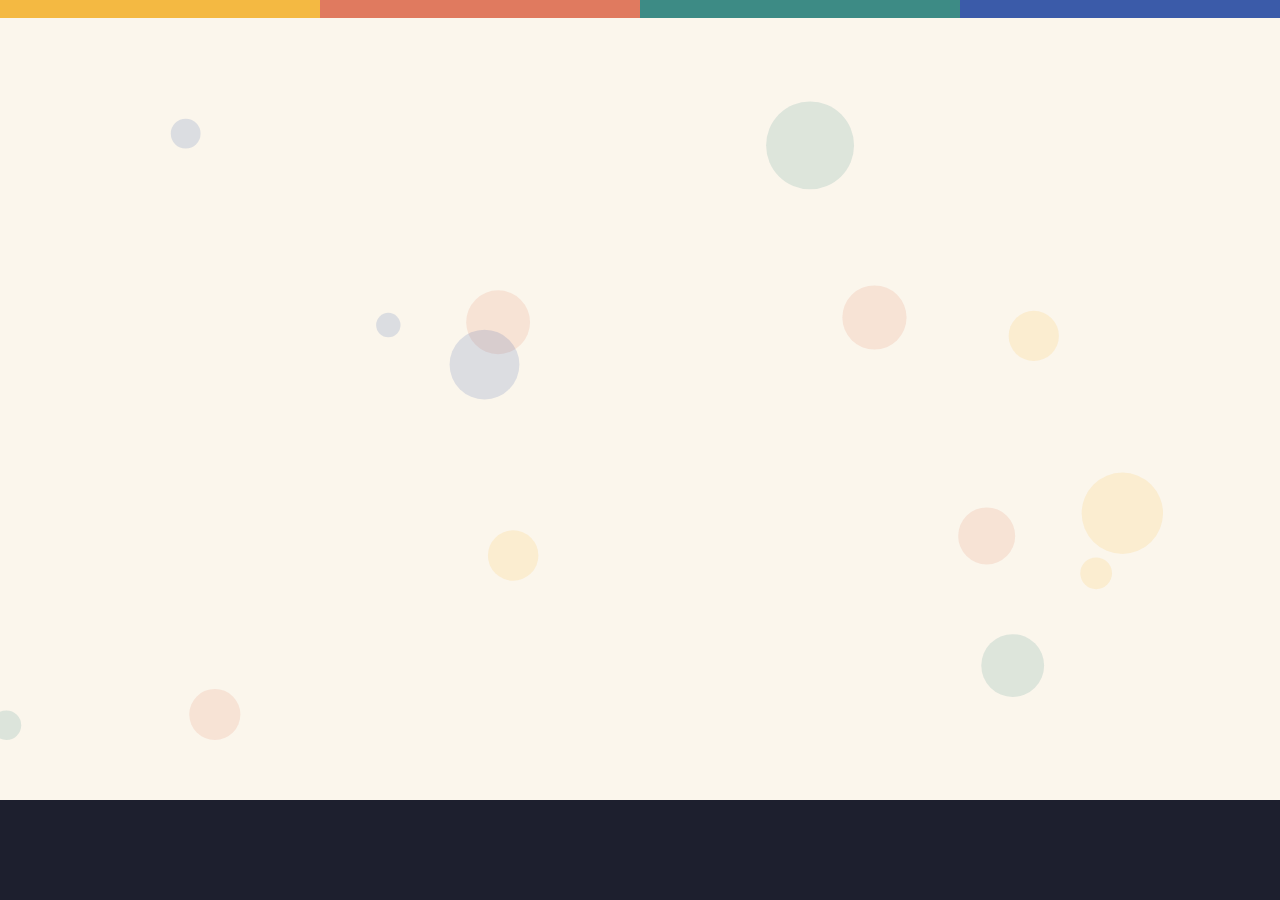
<file: produccion/v5/anim.html>
<!DOCTYPE html>
<html lang="es">
<head>
<meta charset="utf-8">
<title>Vídeo 5 · La Unión Europea</title>
<link rel="stylesheet" href="../motor-video/comun.css">
</head>
<body>
<script src="../motor-video/comun.js"></script>
<script src="../motor-video/iconos.js"></script>
<script src="../motor-video/mapas/europa.js"></script>
<script src="../motor-video/datos/v5.js"></script>
<script>
'use strict';
const C = M.C;
const K = C.tinta;
const UE = C.ue, ORO = C.estrella;
const ap = (el, base, t, t0, tipo = 'pop', dur = 0.55) => M.ponAp(el, base, M.aparicion(t, t0, dur, tipo));
/** Coloca una persona con los pies en (x, pies). */
const ponP = (el, x, pies, s = 1, extra = {}) => M.pon(el, { x, y: pies - 50 * s, s, ...extra });
const bamboleo = (t, i) => ({ dy: M.onda(t, 1.7 + (i % 3) * 0.23, 2.2, i * 1.3), r: M.onda(t, 2.9 + (i % 2) * 0.5, 1.3, i * 2.1) });
const SW = (w = 3.5, c = K) => `stroke="${c}" stroke-width="${w}" stroke-linejoin="round" stroke-linecap="round"`;
const txtSvg = (s, x, y, tam, color = K, peso = 900) => `<text x="${x}" y="${y}" font-size="${tam}" font-weight="${peso}" fill="${color}" text-anchor="middle" dominant-baseline="central">${s}</text>`;
/** Icono reflejado en horizontal (M.pon no admite escalas negativas). */
const espejo = (nombre, padre, o = {}) => { const g = M.g(padre); M.icono(nombre, M.g(g, { transform: 'scale(-1 1)' }), o); return g; };
/** Desaparición: 1 → 0 a partir de t0. */
const fuera = (t, t0, dur = 0.4) => 1 - M.e(t, t0, dur);

// ───────── Estrella de 5 puntas regular (una punta hacia arriba) ─────────
const estrella5 = (cx, cy, r, fill, extra = '') => {
  let d = '';
  for (let i = 0; i < 10; i++) { const a = -Math.PI / 2 + (i * Math.PI) / 5; const rr = i % 2 ? r * 0.382 : r; d += (i ? 'L' : 'M') + (cx + rr * Math.cos(a)).toFixed(2) + ',' + (cy + rr * Math.sin(a)).toFixed(2); }
  return `<path d="${d}Z" fill="${fill}" ${extra}/>`;
};

/**
 * Bandera de la UE dibujada según su diseño: proporción 3:2, 12 estrellas doradas de 5 puntas,
 * en círculo de radio = 1/3 de la altura, cada estrella de radio = 1/18 de la altura, todas derechas,
 * en la posición de las horas de un reloj. Centrada en (0,0).
 */
function bandera(padre, h, o = {}) {
  const w = h * 1.5; const g = M.g(padre);
  const fondo = M.el('rect', { x: -w / 2, y: -h / 2, width: w, height: h, rx: Math.max(3, h * 0.025), fill: UE, stroke: o.trazo || K, 'stroke-width': o.grosor === undefined ? 4 : o.grosor }, g);
  const R = h / 3, r = h / 18;
  const estrellas = [];
  for (let i = 0; i < 12; i++) {
    const a = (i * Math.PI) / 6; const x = R * Math.sin(a), y = -R * Math.cos(a);
    const sg = M.svg(g, estrella5(0, 0, r, ORO));
    M.pon(sg, { x, y });
    estrellas.push({ g: sg, x, y });
  }
  return { g, w, h, R, r, estrellas, fondo };
}
M.registrarIcono('banderaUEv5', () => { const h = 60, w = 90; let e = ''; for (let i = 0; i < 12; i++) { const a = (i * Math.PI) / 6; e += estrella5(20 * Math.sin(a), -20 * Math.cos(a), h / 18, ORO); } return `<rect x="${-w / 2}" y="${-h / 2}" width="${w}" height="${h}" rx="4" fill="${UE}" ${SW(3)}/>${e}`; });

// ───────── Muñeca rusa que se abre (dos mitades) ─────────
const MUN_D = 'M0,-50 Q-24,-50 -26,-24 Q-27,-14 -22,-8 Q-38,10 -36,30 Q-34,50 0,50 Q34,50 36,30 Q38,10 22,-8 Q27,-14 26,-24 Q24,-50 0,-50Z';
let clipsMun = false;
function munecaPartida(padre, color, opc = {}) {
  if (!clipsMun) {
    clipsMun = true;
    M.el('rect', { x: -70, y: -70, width: 140, height: 70.6 }, M.el('clipPath', { id: 'v5-mun-arriba', clipPathUnits: 'userSpaceOnUse' }, M.defs));
    M.el('rect', { x: -70, y: 0, width: 140, height: 70 }, M.el('clipPath', { id: 'v5-mun-abajo', clipPathUnits: 'userSpaceOnUse' }, M.defs));
    M.el('path', { d: MUN_D }, M.el('clipPath', { id: 'v5-mun-cuerpo', clipPathUnits: 'userSpaceOnUse' }, M.defs));
  }
  const g = M.g(padre);
  const abajo = M.g(g);
  M.icono('muneca', M.g(abajo, { 'clip-path': 'url(#v5-mun-abajo)' }), { color, ...opc });
  const hueco = M.el('ellipse', { cx: 0, cy: 0, rx: 30, ry: 5, fill: M.oscurece(color, 0.45) }, abajo);
  M.el('path', { d: 'M-40,0 L40,0', stroke: M.oscurece(color, 0.35), 'stroke-width': 3, 'clip-path': 'url(#v5-mun-cuerpo)' }, abajo);
  const arriba = M.g(g);
  M.icono('muneca', M.g(arriba, { 'clip-path': 'url(#v5-mun-arriba)' }), { color, ...opc });
  return {
    g, arriba, abajo,
    /** p: 0 cerrada … 1 abierta (la mitad de arriba sube y se inclina). */
    abrir(p) { M.pon(arriba, { y: -p * 40, x: p * 8, r: -p * 16 }); M.opacidad(hueco, p > 0.02 ? 1 : 0); },
  };
}
M.registrarIcono('munecaUE', () => M.iconos.muneca({ color: UE, texto: 'UE', tamTexto: 15 }));

// ───────── Mapa de Europa recortado ─────────
let nRec = 0;
const EUROPA = window.MAPA_EUROPA;
const datosPais = (id) => EUROPA.paises.find((p) => p.id === id);
function mapaEuropa(padre, opc = {}) {
  const ext = M.g(padre);
  const id = 'v5-rec-eu-' + (++nRec);
  M.el('rect', { width: 1000, height: 820, rx: 20 }, M.el('clipPath', { id }, M.defs));
  const interior = M.g(ext, { 'clip-path': `url(#${id})` });
  const m = M.mapas.europa(interior, opc);
  M.el('rect', { width: 1000, height: 820, rx: 20, fill: 'none', stroke: C.gris, 'stroke-width': 3 }, ext);
  m.ext = ext; m.interior = interior; m.capa = M.g(ext);
  return m;
}
/** Escala un país alrededor de su etiqueta (para el «pop» al colorearlo). */
const popPais = (p, k) => p.path.setAttribute('transform', k === 1 ? '' : `translate(${p.et[0]} ${p.et[1]}) scale(${k.toFixed(3)}) translate(${-p.et[0]} ${-p.et[1]})`);
/** Silueta de un país (de europa.js) centrada en (0,0) con altura `alto`. */
function silueta(padre, id, alto, color, trazo = K) {
  const p = datosPais(id); const [x, y, w, h] = p.caja; const s = alto / h;
  const g = M.g(padre); const inner = M.g(g, { transform: `scale(${s.toFixed(4)}) translate(${(-(x + w / 2)).toFixed(1)} ${(-(y + h / 2)).toFixed(1)})` });
  M.el('path', { d: p.d, fill: color, stroke: trazo, 'stroke-width': (3 / s).toFixed(2), 'stroke-linejoin': 'round' }, inner);
  g.ancho = w * s; g.alto = alto;
  return g;
}

// ───────── Monedas de euro genéricas (motivos inventados) ─────────
const METAL = { oro: '#E2B650', plata: '#D3D9E2', cobre: '#C7804F' };
const MOTIVOS = {
  arbol: (c) => `<circle cx="0" cy="-7" r="13" fill="${c}"/><circle cx="-11" cy="1" r="9" fill="${c}"/><circle cx="11" cy="1" r="9" fill="${c}"/><rect x="-3" y="2" width="6" height="18" rx="2" fill="${c}"/>`,
  barco: (c) => `<path d="M-21,5 L21,5 L13,16 L-13,16Z" fill="${c}"/><path d="M-1,2 L-1,-21 L15,0Z" fill="${c}"/><path d="M-5,0 L-5,-14 L-17,0Z" fill="${c}"/><path d="M-22,22 Q-16,18 -10,22 Q-4,26 2,22 Q8,18 14,22 Q18,25 22,22" fill="none" stroke="${c}" stroke-width="3" stroke-linecap="round"/>`,
  castillo: (c) => `<path d="M-20,20 L-20,-6 L-20,-14 L-14,-14 L-14,-8 L-8,-8 L-8,-14 L-2,-14 L-2,-8 L2,-8 L2,-14 L8,-14 L8,-8 L14,-8 L14,-14 L20,-14 L20,20Z" fill="${c}"/><path d="M-5,20 L-5,8 Q0,2 5,8 L5,20Z" fill="#fff" opacity=".55"/>`,
  pajaro: (c) => `<path d="M-22,-2 Q-12,-16 -2,-4 Q8,-18 22,-8 Q10,-4 4,6 Q-2,14 -12,10 Q-18,8 -22,-2Z" fill="${c}"/><circle cx="-13" cy="-4" r="2.2" fill="#fff"/><path d="M-6,12 L-8,20 M2,10 L2,18" stroke="${c}" stroke-width="3" stroke-linecap="round"/>`,
  sol: (c) => `<circle r="10" fill="${c}"/>` + Array.from({ length: 8 }, (_, i) => { const a = (i * Math.PI) / 4; return `<path d="M${(15 * Math.cos(a)).toFixed(1)},${(15 * Math.sin(a)).toFixed(1)} L${(22 * Math.cos(a)).toFixed(1)},${(22 * Math.sin(a)).toFixed(1)}" stroke="${c}" stroke-width="4" stroke-linecap="round"/>`; }).join(''),
  flor: (c) => Array.from({ length: 5 }, (_, i) => { const a = (i * 2 * Math.PI) / 5 - Math.PI / 2; return `<ellipse cx="${(11 * Math.cos(a)).toFixed(1)}" cy="${(11 * Math.sin(a)).toFixed(1)}" rx="8" ry="8" fill="${c}"/>`; }).join('') + `<circle r="6" fill="#fff" opacity=".6"/>`,
};
const MONEDAS = [
  { v: '2', u: 'EURO', ext: 'plata', int: 'oro', motivo: 'arbol' },
  { v: '1', u: 'EURO', ext: 'oro', int: 'plata', motivo: 'barco' },
  { v: '50', u: 'CENT', ext: 'oro', motivo: 'castillo' },
  { v: '20', u: 'CENT', ext: 'oro', motivo: 'pajaro' },
  { v: '10', u: 'CENT', ext: 'oro', motivo: 'sol' },
  { v: '5', u: 'CENT', ext: 'cobre', motivo: 'flor' },
];
function moneda(padre, m) {
  const g = M.g(padre); const giro = M.g(g);
  const ext = METAL[m.ext], int = m.int ? METAL[m.int] : ext;
  const oscE = M.oscurece(ext, 0.3), osc = M.oscurece(int, 0.4);
  const base = `<circle r="46" fill="${ext}" ${SW(3.5)}/>` + (m.int ? `<circle r="29" fill="${int}" stroke="${oscE}" stroke-width="2.5"/>` : `<circle r="38" fill="none" stroke="${oscE}" stroke-width="2.5"/>`);
  let puntos = ''; for (let i = 0; i < 16; i++) { const a = (i * Math.PI) / 8; puntos += `<circle cx="${(m.int ? 37.5 : 42) * Math.cos(a)}" cy="${(m.int ? 37.5 : 42) * Math.sin(a)}" r="2" fill="${oscE}"/>`; }
  const brillo = `<path d="M-30,-26 A40,40 0 0 1 -6,-40" fill="none" stroke="#fff" stroke-width="4" stroke-linecap="round" opacity=".55"/>`;
  const cara = M.svg(giro, base + txtSvg(m.v, 0, m.v.length > 1 ? -5 : -6, m.v.length > 1 ? 30 : 34, M.oscurece(int, 0.55)) + txtSvg(m.u, 0, 17, 10, M.oscurece(int, 0.55)) + brillo);
  const cruz = M.svg(giro, base + puntos + `<g transform="scale(${m.int ? 1 : 1.3})">${MOTIVOS[m.motivo](osc)}</g>` + brillo);
  M.opacidad(cruz, 0);
  return {
    g, giro, cara, cruz,
    /** p: 0 = cara común; 1 = cara nacional (motivo). */
    voltear(p) { const c = Math.cos(Math.PI * M.clamp(p)); M.pon(giro, { sx: Math.max(0.03, Math.abs(c)) }); M.opacidad(cara, c >= 0 ? 1 : 0); M.opacidad(cruz, c < 0 ? 1 : 0); },
  };
}
/** Moneda grande genérica de euro (bimetálica con €). */
M.registrarIcono('euroGrande', () => {
  let p = ''; for (let i = 0; i < 24; i++) { const a = (i * Math.PI) / 12; p += `<circle cx="${(39 * Math.cos(a)).toFixed(1)}" cy="${(39 * Math.sin(a)).toFixed(1)}" r="1.6" fill="${M.oscurece(METAL.oro, 0.3)}"/>`; }
  return `<circle r="47" fill="${METAL.oro}" ${SW(3)}/>${p}<circle r="31" fill="${METAL.plata}" stroke="${M.oscurece(METAL.oro, 0.3)}" stroke-width="2.5"/>` +
    txtSvg('€', -1, 2, 40, C.grisOsc) + `<path d="M-34,-24 A42,42 0 0 1 -10,-40" fill="none" stroke="#fff" stroke-width="3.5" stroke-linecap="round" opacity=".6"/>`;
});

// ───────── Iconos propios ─────────
M.registrarIcono('monederoCuerpo', () => `<ellipse cx="0" cy="-8" rx="44" ry="9" fill="#5A2F2C"/>` +
  `<path d="M-48,-8 L48,-8 Q54,40 28,46 L-28,46 Q-54,40 -48,-8Z" fill="#B8645C" ${SW()}/>` +
  `<path d="M-40,2 L40,2 Q45,33 24,38 L-24,38 Q-45,33 -40,2Z" fill="none" stroke="#E2A99B" stroke-width="2.5" stroke-dasharray="5 5"/>` +
  `<circle cx="0" cy="20" r="6" fill="${METAL.oro}" ${SW(2.5)}/>`);
/** Tapa del monedero con la bisagra en (0,0) (esquina izquierda). */
M.registrarIcono('monederoTapa', () => `<path d="M0,0 Q-2,-34 48,-36 Q98,-34 96,0Z" fill="#A4544D" ${SW()}/>` +
  `<path d="M6,-4 Q8,-28 48,-30 Q88,-28 90,-4" fill="none" stroke="#C47A6A" stroke-width="3"/>` +
  `<rect x="-2" y="-5" width="100" height="8" rx="4" fill="${METAL.oro}" ${SW(2.5)}/><circle cx="90" cy="-8" r="5" fill="${METAL.oro}" ${SW(2.5)}/>`);
M.registrarIcono('derechos', () => `<path d="M0,-46 L38,-32 L38,0 Q38,32 0,46 Q-38,32 -38,0 L-38,-32Z" fill="${M.aclara(UE, 0.75)}" ${SW()}/>` +
  `<g transform="translate(0 6) scale(.62)">${M.iconos.grupo({})}</g><g transform="translate(0 -30) scale(.22)">${M.iconos.corazon({})}</g>`);
M.registrarIcono('pin', (o) => `<path d="M0,40 Q-30,4 -30,-12 A30,30 0 1 1 30,-12 Q30,4 0,40Z" fill="${o.color || UE}" ${SW(4)}/><circle cy="-12" r="11" fill="#fff" ${SW(3)}/>`);
M.registrarIcono('consejoEuropeo', () => {
  let p = ''; const n = 7;
  for (let i = 0; i < n; i++) { const a = Math.PI + (Math.PI * (i + 0.5)) / n; const x = 40 * Math.cos(a), y = 6 + 22 * Math.sin(a); p += `<g class="cab" transform="translate(${x.toFixed(1)} ${y.toFixed(1)})"><path d="M-9,14 L-9,4 Q-9,-2 0,-2 Q9,-2 9,4 L9,14Z" fill="${M.ROPA[i % M.ROPA.length]}" ${SW(2.5)}/><circle cy="-9" r="7" fill="${M.PIEL[(i * 2) % M.PIEL.length]}" ${SW(2.5)}/></g>`; }
  return p + `<ellipse cx="0" cy="18" rx="48" ry="17" fill="#D9B98C" ${SW()}/><ellipse cx="0" cy="18" rx="30" ry="9" fill="${UE}" ${SW(2)}/>` + estrella5(0, 18, 7, ORO);
});
M.registrarIcono('consejoUE', () => {
  let p = '';
  [-30, 0, 30].forEach((x, i) => { p += `<path d="M${x - 12},${10} L${x - 12},${-6} Q${x - 12},${-14} ${x},${-14} Q${x + 12},${-14} ${x + 12},${-6} L${x + 12},10Z" fill="${['#7D8597', '#8E6C8A', '#6FB3A8'][i]}" ${SW(2.5)}/><circle cx="${x}" cy="-25" r="9" fill="${M.PIEL[[0, 3, 1][i]]}" ${SW(2.5)}/><path d="M${x - 3},${-12} L${x},${-4} L${x + 3},${-12}" fill="#fff" ${SW(1.5)}/>`; });
  p += `<rect x="-50" y="8" width="100" height="14" rx="4" fill="#D9B98C" ${SW(3)}/><path d="M-40,22 L-40,44 M40,22 L40,44" ${SW(5)}/>`;
  [-30, 0, 30].forEach((x) => { p += `<rect x="${x - 10}" y="0" width="20" height="9" rx="2" fill="#fff" ${SW(2)}/>`; });
  p += `<rect x="20" y="28" width="22" height="16" rx="3" fill="${C.tronco}" ${SW(2.5)}/><path d="M26,28 L26,24 L36,24 L36,28" fill="none" ${SW(2.5)}/>`;
  return p;
});
M.registrarIcono('comision', () => {
  let v = '';
  for (let f = 0; f < 5; f++) for (let c = 0; c < 4; c++) v += `<rect x="${-26 + c * 14}" y="${-24 + f * 13}" width="9" height="8" rx="1.5" fill="${(f + c) % 3 === 0 ? '#FFE8A3' : '#CFE3F0'}" ${SW(1.5)}/>`;
  return `<rect x="-34" y="-34" width="68" height="84" rx="4" fill="#E7ECF2" ${SW()}/>${v}<rect x="-10" y="36" width="20" height="14" rx="2" fill="${UE}" ${SW(2.5)}/>` +
    `<path d="M0,-34 L0,-58" ${SW(3)}/>`;
});
M.registrarIcono('bce', () => `<rect x="-26" y="-48" width="40" height="98" rx="4" fill="#CFE3F0" ${SW()}/><path d="M-26,-16 L14,-16 M-26,16 L14,16 M-6,-48 L-6,50" stroke="${C.gris}" stroke-width="2"/>` +
  `<rect x="-36" y="44" width="62" height="8" rx="3" fill="${C.grisOsc}" ${SW(2.5)}/>`);
M.registrarIcono('grua', () => `<path d="M-6,50 L-6,-40 L6,-40 L6,50Z" fill="${C.ayto === '#F4B942' ? '#E8A33D' : '#E8A33D'}" ${SW(3)}/>` +
  Array.from({ length: 6 }, (_, i) => `<path d="M-6,${44 - i * 15} L6,${32 - i * 15}" ${SW(2)}/>`).join('') +
  `<path d="M-30,-40 L80,-40 L80,-32 L-30,-32Z" fill="#E8A33D" ${SW(3)}/><path d="M0,-40 L0,-56 L-30,-40 M0,-56 L80,-40" fill="none" ${SW(2.5)}/><rect x="-36" y="-38" width="14" height="14" rx="2" fill="${C.grisOsc}" ${SW(2.5)}/>`);
M.registrarIcono('cabina', () => `<rect x="-24" y="-30" width="48" height="76" rx="4" fill="#DDE2EA" ${SW()}/><rect x="-16" y="-20" width="32" height="22" rx="3" fill="#CFE3F0" ${SW(2.5)}/><path d="M-30,-30 L30,-30 L24,-44 L-24,-44Z" fill="${C.grisOsc}" ${SW(3)}/>`);
M.registrarIcono('caja', (o) => {
  const prod = {
    fruta: `<circle cx="-10" cy="-30" r="11" fill="#E07A6A" ${SW(2.5)}/><circle cx="10" cy="-30" r="11" fill="#F2A65A" ${SW(2.5)}/><path d="M-10,-41 L-8,-46" ${SW(2.5, C.verdeOsc)}/>`,
    queso: `<path d="M-20,-22 L20,-22 L20,-40 L-14,-40Z" fill="#F7D774" ${SW(2.5)}/><circle cx="4" cy="-30" r="3" fill="#E2B650"/>`,
    botella: `<path d="M-6,-58 L6,-58 L6,-48 Q14,-44 14,-36 L14,-22 L-14,-22 L-14,-36 Q-14,-44 -6,-48Z" fill="#8CC0DE" ${SW(2.5)}/>`,
    ropa: `<path d="M-18,-42 L-8,-46 Q0,-40 8,-46 L18,-42 L24,-32 L16,-28 L14,-22 L-14,-22 L-16,-28 L-24,-32Z" fill="#9D8EC7" ${SW(2.5)}/>`,
  }[o.prod || 'fruta'];
  return prod + `<rect x="-30" y="-22" width="60" height="44" rx="4" fill="#D9B98C" ${SW()}/><path d="M-30,-6 L30,-6 M-30,8 L30,8" ${SW(2.5, C.tronco)}/>`;
});
M.registrarIcono('obraEdificio', () => {
  let p = `<rect x="-40" y="-20" width="80" height="70" rx="2" fill="#E9DCC8" ${SW()}/>`;
  for (let f = 0; f < 3; f++) for (let c = 0; c < 3; c++) p += `<rect x="${-30 + c * 22}" y="${-10 + f * 20}" width="14" height="12" rx="2" fill="#CFE3F0" ${SW(2)}/>`;
  p += `<path d="M-40,-20 L-40,-50 M40,-20 L40,-50 M-40,-50 L40,-50 M-40,-35 L40,-35 M-40,-50 L-20,-35 M0,-50 L20,-35" fill="none" ${SW(3, C.grisOsc)}/>`;
  return p;
});
M.registrarIcono('tienda', () => `<rect x="-44" y="-14" width="88" height="64" rx="3" fill="#F2E6D0" ${SW()}/>` +
  `<rect x="-34" y="4" width="34" height="26" rx="3" fill="#CFE3F0" ${SW(2.5)}/><rect x="10" y="4" width="24" height="46" rx="3" fill="${C.tronco}" ${SW(2.5)}/>` +
  `<path d="M-50,-14 L-50,-34 L50,-34 L50,-14 Q42,-4 34,-14 Q26,-4 17,-14 Q8,-4 0,-14 Q-8,-4 -17,-14 Q-26,-4 -34,-14 Q-42,-4 -50,-14Z" fill="#8CC0DE" ${SW(3)}/>` +
  [-34, 0, 34].map((x) => `<path d="M${x - 8},-34 L${x + 8},-34 L${x + 8},-14 Q${x},-6 ${x - 8},-14Z" fill="#fff"/>`).join('') +
  `<path d="M-50,-34 L50,-34" ${SW(3)}/>`);
M.registrarIcono('lupaV5', () => `<path d="M20,20 L44,44" ${SW(12)}/><path d="M20,20 L44,44" ${SW(6, C.tronco)}/><circle cx="-4" cy="-4" r="32" fill="#E8F3F8" fill-opacity=".18" ${SW(6)}/><path d="M-22,-16 A20,20 0 0 1 -12,-26" fill="none" stroke="#fff" stroke-width="4" stroke-linecap="round"/>`);
M.registrarIcono('flechaArriba', (o) => `<path d="M0,-44 L32,-6 L14,-6 L14,40 L-14,40 L-14,-6 L-32,-6Z" fill="${o.color || UE}" ${SW()}/>`);

// ═════════════════ Escena 1: el monedero ═════════════════
M.escena(1, (E) => {
  const g = E.g;
  const fase1 = M.g(g);
  M.el('rect', { x: 0, y: 590, width: 1280, height: 300, fill: C.arena }, fase1);
  // mesa
  M.el('rect', { x: 60, y: 572, width: 430, height: 26, rx: 10, fill: '#D9B98C', stroke: K, 'stroke-width': 4 }, fase1);
  const mon = M.g(fase1);
  M.pon(M.sombra(mon, 54, 6), { y: 46 });
  const cuerpo = M.icono('monederoCuerpo', mon);
  const bis = M.g(mon); M.pon(bis, { x: -48, y: -8 });
  const tapa = M.icono('monederoTapa', bis);
  const mano = M.icono('mano', g, { piel: M.PIEL[2] });
  const PX = 270, PY = 470, PS = 2.6;
  const POS = [[640, 255], [845, 255], [1050, 255], [640, 450], [845, 450], [1050, 450]];
  const monedas = MONEDAS.map((m) => moneda(fase1, m));
  const rMon = M.rotulo(g, 'Monedas de euro', { tam: 44, fondo: UE });
  const rDib = M.rotulo(g, '¡Dibujos de otros países!', { tam: 44, fondo: K });
  const tMon = E.m('monedas de euro'), tVue = E.m('dales la vuelta'), tOtr = E.m('dibujos de otros'), tComo = E.m('Cómo han llegado'), tMis = E.m('misma moneda'), tMuch = E.m('muchos países'), tHoy = E.m('Hoy abrimos'), tGra = E.m('más grande'), tUE = E.m('la Unión Europea');
  // fase 2: mapa
  const caja = { x: 300, y: 122, w: 680, h: 528 }; const fit = M.mapas.encajar(1000, 820, caja);
  const mapa = mapaEuropa(g, { relleno: (p) => (p.euro ? M.aclara(UE, 0.55) : C.tierraMapa) });
  const MAD = EUROPA.ciudades.Madrid;
  const ORIG = ['FR', 'DE', 'IT', 'PT', 'GR', 'NL', 'AT', 'FI', 'IE'];
  const viajes = ORIG.map((id, i) => {
    const [x1, y1] = datosPais(id).et; const [x2, y2] = MAD;
    const curva = (i % 2 ? 1 : -1) * 70;
    const fl = M.flecha(mapa.capa, { x1, y1, x2, y2, curva, color: UE, grosor: 6, discontinua: true });
    const mx = (x1 + x2) / 2, my = (y1 + y2) / 2, dx = x2 - x1, dy = y2 - y1, L = Math.hypot(dx, dy) || 1;
    const q = [mx - (dy / L) * curva, my + (dx / L) * curva];
    const mo = moneda(mapa.capa, MONEDAS[i % MONEDAS.length]); mo.voltear(1);
    return { fl, mo, p0: [x1, y1], q, p1: [x2, y2] };
  });
  const madrid = M.g(mapa.capa); M.el('circle', { r: 14, fill: C.blanco, stroke: K, 'stroke-width': 5 }, madrid); M.el('circle', { r: 6, fill: K }, madrid);
  const euros = Object.values(mapa.paises).filter((p) => p.euro).map((p) => ({ p, el: M.icono('euroGrande', mapa.capa) }));
  const rComo = M.rotulo(g, '¿Cómo han llegado aquí?', { tam: 44, fondo: K });
  const rMis = M.rotulo(g, 'La misma moneda en muchos países', { tam: 40, fondo: UE });
  // fase 3: la muñeca grande
  const rayos = M.g(g);
  for (let i = 0; i < 16; i++) { const a = (i * Math.PI) / 8; M.el('path', { d: `M${(150 * Math.cos(a)).toFixed(1)},${(150 * Math.sin(a)).toFixed(1)} L${(205 * Math.cos(a)).toFixed(1)},${(205 * Math.sin(a)).toFixed(1)}`, stroke: ORO, 'stroke-width': 10, 'stroke-linecap': 'round', opacity: 0.5 }, rayos); }
  const mun = munecaPartida(g, UE, { texto: 'UE', tamTexto: 15 });
  const estrellas = Array.from({ length: 12 }, () => M.svg(g, estrella5(0, 0, 20, ORO, SW(3))));
  const rUE = M.rotulo(g, 'La Unión Europea', { tam: 50, fondo: UE, pad: 34 });
  const rGra = M.rotulo(g, 'La muñeca más grande', { tam: 32, fondo: C.blanco, color: K, borde: UE, grosor: 4 });
  return (t, d) => {
    const f1 = fuera(t, tComo - 0.35, 0.45);
    M.pon(fase1, { o: f1 });
    if (f1 > 0) {
      ap(mon, { x: PX, y: PY, s: PS }, t, 0.1, 'sube');
      const abre = M.e(t, 0.55, 0.8, 'inOutCubic');
      const ang = -72 * abre;
      M.pon(bis, { x: -48, y: -8, r: ang });
      // la mano sujeta la punta de la tapa (los dedos sobre el cierre)
      const a = (ang * Math.PI) / 180, px = -48 + 92 * Math.cos(a), py = -8 + 92 * Math.sin(a);
      M.ponAp(mano, { x: PX + PS * px + 4, y: PY + PS * py + 48 + M.onda(t, 2, 2), s: 1.05, r: 8 + M.onda(t, 2.6, 3), o: f1 }, M.aparicion(t, 0.15, 0.5, 'sube'));
      monedas.forEach((m, i) => {
        const t0 = 1.15 + i * 0.16;
        const p = M.e(t, t0, 0.75, 'outCubic');
        const [x, y] = POS[i];
        const sx = PX, sy = PY - 20;
        const arco = Math.sin(Math.PI * p) * 160;
        M.pon(m.g, { x: M.lerp(sx, x, p), y: M.lerp(sy, y, p) - arco + (p >= 1 ? M.onda(t, 2.6, 4, i) : 0), s: M.lerp(0.5, 1.45, p), o: t >= t0 ? 1 : 0, r: (1 - p) * 40 });
        m.voltear(M.e(t, tVue + 0.2 + i * 0.14, 0.6, 'inOutQuad'));
      });
      M.ponAp(rMon, { x: 845, y: 85, o: fuera(t, tOtr - 0.35, 0.3) }, M.aparicion(t, Math.min(tMon, 1.0), 0.5, 'sube'));
      ap(rDib, { x: 845, y: 85 }, t, tOtr - 0.1, 'sube');
    } else M.opacidad(mano, 0);
    M.opacidad(rMon, Math.min(+rMon.getAttribute('opacity') || 0, f1) * (f1 > 0 ? 1 : 0));
    M.opacidad(rDib, Math.min(+rDib.getAttribute('opacity') || 0, f1) * (f1 > 0 ? 1 : 0));
    // fase 2
    const f2 = fuera(t, tHoy - 0.35, 0.45);
    const a2 = M.aparicion(t, tComo - 0.25, 0.6, 'fundido');
    M.pon(mapa.ext, { x: fit.x, y: fit.y + (1 - a2.o) * 20, s: fit.s, o: a2.o * f2 });
    M.ponAp(rComo, { x: 640, y: 70, o: f2 * fuera(t, tMis - 0.3, 0.3) }, M.aparicion(t, tComo - 0.1, 0.5, 'sube'));
    M.ponAp(rMis, { x: 640, y: 70, o: f2 }, M.aparicion(t, tMis - 0.1, 0.5, 'sube'));
    if (a2.o * f2 > 0) {
      viajes.forEach((v, i) => {
        const t0 = tComo + 0.3 + i * 0.32;
        v.fl.poner(M.e(t, t0, 0.8));
        M.opacidad(v.fl.g, (t > t0 ? 0.75 : 0) * fuera(t, tMuch - 0.2, 0.5));
        const p = M.e(t, t0 + 0.2, 1.1, 'inOutQuad');
        const x = (1 - p) * (1 - p) * v.p0[0] + 2 * (1 - p) * p * v.q[0] + p * p * v.p1[0];
        const y = (1 - p) * (1 - p) * v.p0[1] + 2 * (1 - p) * p * v.q[1] + p * p * v.p1[1];
        M.pon(v.mo.g, { x, y, s: 0.55, o: t > t0 + 0.2 && p < 1 ? 1 : 0, r: p * 360 });
      });
      M.pon(madrid, { x: MAD[0], y: MAD[1], s: (1 + 0.25 * M.onda(t, 0.8, 1)) * M.e(t, tComo, 0.4, 'outBack') });
      euros.forEach((e, i) => M.pon(e.el, { x: e.p.et[0], y: e.p.et[1] + M.onda(t, 2.2, 3, i), s: (e.p.pequeno ? 0.3 : 0.42) * M.e(t, tMuch - 0.3 + (i % 7) * 0.06, 0.45, 'outBack'), o: t > tMuch - 0.3 ? 1 : 0 }));
    }
    // fase 3
    const a3 = M.aparicion(t, tHoy - 0.15, 0.6, 'sube');
    M.ponAp(mun.g, { x: 640, y: 395 + M.onda(t, 2.6, 3), s: 3.0 }, a3);
    const abre = M.e(t, tGra, 0.7, 'outBack');
    mun.abrir(abre * 0.75);
    M.pon(rayos, { x: 640, y: 350, r: t * 14, s: M.e(t, tGra + 0.2, 0.6, 'outBack'), o: M.e(t, tGra + 0.2, 0.4) });
    estrellas.forEach((s, i) => {
      const p = M.e(t, tGra + 0.15 + i * 0.05, 0.8, 'outCubic');
      const ang = (i * Math.PI) / 6 + t * 0.35;
      const R = 225 * p;
      M.pon(s, { x: 640 + R * Math.sin(ang), y: 360 - R * Math.cos(ang) * 0.85, s: 0.4 + 0.6 * p, o: t > tGra + 0.15 + i * 0.05 ? 1 : 0 });
    });
    ap(rUE, { x: 640, y: 615 }, t, tUE - 0.15, 'sube');
    M.ponAp(rGra, { x: 640, y: 85, o: Math.min(1, a3.o) }, M.aparicion(t, tGra - 0.1, 0.5, 'fundido'));
  };
});

// ═════════════════ Escena 2: la muñeca de la UE envuelve a las otras ═════════════════
M.escena(2, (E) => {
  const g = E.g;
  M.el('rect', { x: 0, y: 600, width: 1280, height: 300, fill: C.arena }, g);
  const NIV = [C.ayto, C.prov, C.ccaa, C.estado];
  const pequenas = NIV.map((c) => M.icono('muneca', g, { color: c }));
  const XS = [95, 185, 290, 410], SS = [0.9, 1.05, 1.2, 1.4];
  const BASE = 560, UX = 270, US = 3.3;
  const ueM = munecaPartida(g, UE, { texto: 'UE', tamTexto: 15 });
  const tUE = E.m('Unión Europea'), t27 = E.m('27 países'), tJun = E.m('trabajar juntos'), tCom = E.m('Comparten'), tReg = E.m('reglas'), tEco = E.m('economía'), tVal = E.m('valores comunes'), tDem = E.m('democracia'), tDer = E.m('derechos humanos'), tBie = E.m('bienestar');
  // «27 países» con contador
  const p27 = M.g(g);
  M.el('rect', { x: -150, y: -38, width: 300, height: 76, rx: 38, fill: UE, stroke: K, 'stroke-width': 4 }, p27);
  const n27 = M.texto(p27, '0', { tam: 50, peso: 900, color: C.blanco, x: -62 });
  M.texto(p27, 'países', { tam: 40, peso: 850, color: C.blanco, x: 50 });
  // panel derecho
  const RX = 880;
  const rJun = M.rotulo(g, 'Trabajan juntos', { tam: 40, fondo: UE });
  const tCompTxt = M.texto(g, 'Comparten…', { tam: 32, peso: 850, color: C.grisOsc });
  const chip = (icono, palabra, opc = {}) => { const c = M.g(g); M.tarjeta(c, { ancho: 290, alto: 104, trazo: UE, grosor: 5 }); M.pon(M.icono(icono, c, opc), { x: -88, s: 0.68 }); M.texto(c, palabra, { tam: 36, peso: 900, x: 38 }); return c; };
  const cReg = chip('libro', 'Reglas', { titulo: 'UE', color: UE, tamTitulo: 22 }), cEco = chip('monedas', 'Economía');
  const tValTxt = M.texto(g, 'Valores comunes', { tam: 36, peso: 900, color: UE });
  const VAL = [['urna', 'Democracia', tDem, { papeletas: 5 }], ['derechos', 'Derechos\nhumanos', tDer, {}], ['manos', 'Bienestar', tBie, {}]];
  const valores = VAL.map(([ic, txt, , o]) => { const v = M.g(g); M.el('circle', { r: 68, fill: C.blanco, stroke: UE, 'stroke-width': 5 }, v); M.pon(M.icono(ic, v, o), { s: 0.95, y: 2 }); M.texto(v, txt, { tam: 28, peso: 900, y: txt.includes('\n') ? 112 : 96 }); return v; });
  return (t, d) => {
    // las cuatro pequeñas se juntan y entran en la grande
    const junta = M.e(t, 0.7, 0.7, 'inOutCubic');
    const entra = M.e(t, 1.55, 0.6, 'inOutCubic');
    pequenas.forEach((p, i) => {
      const a = M.aparicion(t, 0.05 + i * 0.1, 0.5, 'sube');
      const s = M.lerp(SS[i], 1.25 + i * 0.25, junta) * M.lerp(1, 0.7, entra);
      const x = M.lerp(XS[i], UX, junta);
      const yPies = M.lerp(BASE, BASE - 40 * junta, 1) - entra * 30;
      M.ponAp(p, { x, y: yPies - 50 * s + M.onda(t, 2, 2, i) * (1 - junta), s, o: t < 2.45 ? 1 : 0 }, a);
    });
    const aU = M.aparicion(t, 1.05, 0.45, 'fundido');
    const abierta = Math.min(1, 1 - M.e(t, 2.15, 0.5, 'outBounce'));
    ueM.abrir(abierta * 1.3);
    M.ponAp(ueM.g, { x: UX, y: BASE - 50 * US + M.onda(t, 2.8, 3), s: US, r: M.onda(t, 3.4, 1.2) }, aU);
    // contador 27
    ap(p27, { x: UX, y: 618 }, t, t27 - 0.3);
    M.ponTexto(n27, String(Math.round(M.contador(t, t27 - 0.2, 1.0, 0, 27))));
    ap(rJun, { x: RX, y: 85 }, t, tJun - 0.2, 'sube');
    ap(tCompTxt, { x: RX, y: 160 }, t, tCom - 0.1, 'fundido');
    ap(cReg, { x: RX - 165, y: 232 + M.onda(t, 3, 3) }, t, tReg - 0.15);
    ap(cEco, { x: RX + 165, y: 232 + M.onda(t, 3, 3, 1) }, t, tEco - 0.15);
    ap(tValTxt, { x: RX, y: 335 }, t, tVal - 0.2, 'sube');
    valores.forEach((v, i) => {
      const t0 = VAL[i][2];
      ap(v, { x: RX + (i - 1) * 215, y: 440 + M.onda(t, 3, 3, i), s: 1 + 0.08 * M.ventana(t, t0, t0 + 0.9, 0.25) }, t, t0 - 0.2);
    });
  };
});

// ═════════════════ Escena 3: línea del tiempo ═════════════════
M.escena(3, (E) => {
  const g = E.g;
  const X = [150, 385, 640, 890, 1125], LY = 490, CY = 318, CW = 206, CH = 206;
  const tGue = E.m('Segunda Guerra'), t51 = E.m('1951'), tSeis = E.m('seis países'), tNo = E.m('no volviera'), tPoco = E.m('Poco a poco'), tEsp = E.m('España entró'), t86 = E.m('1986'), t20 = E.m('2020'), tMar = E.m('se marchó'), t27 = E.m('son 27');
  const TS = [Math.min(tGue, 0.6), t51, Math.min(tEsp, t86 - 0.4), t20, t27 - 0.5];
  const rTit = M.rotulo(g, 'Historia de la UE', { tam: 46, fondo: UE });
  const linea = M.el('path', { d: `M70,${LY} L1215,${LY}`, stroke: K, 'stroke-width': 8, 'stroke-linecap': 'round' }, g);
  const LARGO = 1145;
  const punta = M.el('path', { d: 'M0,0 L-22,-14 L-22,14Z', fill: K }, g);
  const tarjeta = (i, color) => { const c = M.g(g); M.el('path', { d: `M0,${CH / 2} L0,${LY - CY}`, stroke: color, 'stroke-width': 5, 'stroke-dasharray': '4 8', 'stroke-linecap': 'round' }, c); M.tarjeta(c, { ancho: CW, alto: CH, trazo: color, grosor: 5, radio: 24 }); M.el('circle', { cy: LY - CY, r: 13, fill: color, stroke: K, 'stroke-width': 4 }, c); return c; };
  const cards = [tarjeta(0, C.gris), tarjeta(1, UE), tarjeta(2, UE), tarjeta(3, C.gris), tarjeta(4, UE)];
  // 0: la guerra
  const rayo = M.icono('rayo', cards[0], { color: '#8D99AE' });
  const nube = M.icono('nube', cards[0], { color: '#B9BFCB' });
  M.texto(cards[0], 'Tras la\nguerra', { tam: 28, peso: 900, y: 62 });
  // 1: 1951, seis países
  const fichas = []; for (let i = 0; i < 6; i++) { const f = M.g(cards[1]); M.el('circle', { r: 22, fill: UE, stroke: K, 'stroke-width': 3 }, f); M.svg(f, estrella5(0, 0, 11, ORO)); fichas.push({ f, x: -54 + (i % 3) * 54, y: -46 + Math.floor(i / 3) * 52 }); }
  M.texto(cards[1], '6 países', { tam: 34, peso: 900, y: 70 });
  const paloma = espejo('paloma', g);
  // 2: España
  const esp = silueta(cards[2], 'ES', 96, UE); M.pon(esp, { y: -24 });
  M.texto(cards[2], 'Entra\nEspaña', { tam: 28, peso: 900, y: 64 });
  // 3: Reino Unido sale
  const gb = silueta(cards[3], 'GB', 104, '#B9BFCB');
  const sale = M.flecha(cards[3], { x1: 20, y1: -20, x2: 78, y2: -78, color: C.error, grosor: 6 });
  M.texto(cards[3], 'Sale el\nReino Unido', { tam: 26, peso: 900, y: 64 });
  // 4: hoy 27
  const insignia = M.g(cards[4]);
  M.el('circle', { r: 62, fill: UE, stroke: K, 'stroke-width': 4 }, insignia);
  const aro27 = M.g(insignia);
  for (let i = 0; i < 12; i++) { const a = (i * Math.PI) / 6; M.svg(aro27, estrella5(50 * Math.sin(a), -50 * Math.cos(a), 6, ORO)); }
  const n27 = M.texto(insignia, '27', { tam: 52, peso: 900, color: C.blanco, y: 2 });
  M.texto(cards[4], 'países', { tam: 30, peso: 900, y: 78 });
  // años
  const anios = ['', '1951', '1986', '2020', 'Hoy'].map((a, i) => (a ? M.texto(g, a, { tam: 40, peso: 900, color: i === 4 ? UE : K }) : null));
  // «poco a poco se suman más»
  const suman = Array.from({ length: 5 }, () => { const s = M.g(g); M.el('circle', { r: 11, fill: UE, stroke: K, 'stroke-width': 3 }, s); M.svg(s, estrella5(0, 0, 5.5, ORO)); return s; });
  const rMas = M.texto(g, '+ países', { tam: 26, peso: 900, color: UE });
  return (t, d) => {
    ap(rTit, { x: 640, y: 70 }, t, 0.1, 'sube');
    // la línea avanza hasta el último hito mencionado
    let hasta = 0.05;
    TS.forEach((t0, i) => { const p = M.e(t, t0 - 0.4, 0.6, 'inOutQuad'); const xi = (X[i] + 45 - 70) / LARGO; hasta = Math.max(hasta, M.lerp(hasta, i === 4 ? 1 : xi, p)); });
    hasta = Math.max(hasta, M.e(t, 0.1, 0.6) * ((X[0] + 45 - 70) / LARGO));
    linea.setAttribute('stroke-dasharray', `${(LARGO * hasta).toFixed(1)} ${LARGO + 10}`);
    M.pon(punta, { x: 70 + LARGO * hasta + 8, y: LY });
    cards.forEach((c, i) => ap(c, { x: X[i], y: CY + M.onda(t, 3.2, 3, i) }, t, TS[i] - 0.15, 'cae', 0.8));
    anios.forEach((a, i) => { if (a) ap(a, { x: X[i], y: LY + 52 }, t, TS[i] + 0.1, 'sube'); });
    // la nube de la guerra se aclara cuando llega la paz
    const paz = M.e(t, tNo - 0.1, 0.6);
    M.pon(nube, { y: -42 + M.onda(t, 2, 2), s: 1.15, o: 1 - paz * 0.55 });
    M.pon(rayo, { x: 8, y: 0, s: 0.42, r: M.onda(t, 0.5, 6), o: 1 - paz });
    fichas.forEach((f, i) => M.pon(f.f, { x: f.x, y: f.y, s: M.e(t, tSeis - 0.2 + i * 0.1, 0.4, 'outBack'), o: t > tSeis - 0.2 + i * 0.1 ? 1 : 0 }));
    // la paloma vuela de la guerra al 1951
    const vuela = M.e(t, tNo, 1.2, 'inOutCubic');
    const px = M.lerp(X[0], X[1] + 80, vuela), py = M.lerp(CY - 20, CY - 112, vuela) - Math.sin(Math.PI * vuela) * 70;
    M.ponAp(paloma, { x: px, y: py + M.onda(t, 0.6, 4), s: 0.85 * (vuela > 0 ? 1 : 0.001), r: M.onda(t, 0.6, 5) }, M.aparicion(t, tNo - 0.1, 0.4, 'fundido'));
    suman.forEach((s, i) => M.pon(s, { x: 456 + i * 28, y: LY + M.onda(t, 1, 2, i) * M.e(t, tPoco, 0.3), s: M.e(t, tPoco + i * 0.18, 0.4, 'outBack'), o: t > tPoco + i * 0.18 ? 1 : 0 }));
    ap(rMas, { x: 512, y: LY - 36 }, t, tPoco + 0.2, 'fundido');
    M.pon(esp, { y: -24, s: 1 + 0.08 * M.ventana(t, t86, t86 + 0.9, 0.25), r: M.onda(t, 3, 2) });
    // Reino Unido se va
    const va = M.e(t, tMar - 0.2, 1.0, 'inOutCubic');
    M.pon(gb, { x: -10 + va * 30, y: -24 - va * 26, s: 1 - va * 0.3, o: 1 - va * 0.45, r: va * 12 });
    sale.poner(M.e(t, tMar, 0.5));
    M.ponTexto(n27, String(Math.round(M.contador(t, t27 - 0.4, 0.9, 28, 27, 'inOutQuad'))));
    M.pon(insignia, { y: -28, s: 0.9 + 0.05 * M.onda(t, 1.4, 1) });
    M.pon(aro27, { r: t * 12 });
  };
});

// ═════════════════ Escena 4: los 27 en el mapa ═════════════════
M.escena(4, (E) => {
  const g = E.g;
  const caja = { x: 40, y: 36, w: 760, h: 622 }; const fit = M.mapas.encajar(1000, 820, caja);
  const cam = M.g(g);
  const mapa = mapaEuropa(cam, { relleno: C.tierraMapa });
  const P = mapa.paises;
  const tEsp = E.m('España'), tPor = E.m('Portugal'), tFra = E.m('Francia'), tIta = E.m('Italia'), tAle = E.m('Alemania'), tFij = E.m('Fijaos'), tSui = E.m('Suiza'), tNor = E.m('Noruega'), tNoUE = E.m('no son de la UE');
  const NOMBRADOS = [['ES', tEsp], ['PT', tPor], ['FR', tFra], ['IT', tIta], ['DE', tAle]];
  const resto = Object.values(P).filter((p) => p.ue && !NOMBRADOS.some(([id]) => id === p.id)).sort((a, b) => a.et[0] - b.et[0]);
  const ventana = Math.max(1.2, tFij - 0.15 - (tAle + 0.35));
  const orden = [...NOMBRADOS.map(([id, t0]) => ({ p: P[id], t0: t0 - 0.1 })), ...resto.map((p, i) => ({ p, t0: tAle + 0.35 + (i / resto.length) * ventana }))];
  const s = fit.s;
  const etiqueta = (id, txt, dx = 0, dy = 0) => M.texto(mapa.capa, txt, { tam: 25 / s, peso: 900, x: P[id].et[0] + dx, y: P[id].et[1] + dy, borde: C.blanco, grosorBorde: 7 / s });
  const etq = { ES: etiqueta('ES', 'España', 10, -8), PT: etiqueta('PT', 'Portugal', -44, 86), FR: etiqueta('FR', 'Francia', -10, -6), IT: etiqueta('IT', 'Italia', 4, 44), DE: etiqueta('DE', 'Alemania', 0, -8) };
  const etSui = etiqueta('CH', 'Suiza', -6, 40), etNor = etiqueta('NO', 'Noruega', -46, -16);
  const xSui = M.marca(mapa.capa, false, 22 / s), xNor = M.marca(mapa.capa, false, 22 / s);
  // panel derecho
  const PXc = 1022;
  const rTit = M.rotulo(g, 'Los países de la UE', { tam: 34, fondo: UE });
  const num = M.texto(g, '0', { tam: 130, peso: 900, color: UE });
  const lPaises = M.texto(g, 'países', { tam: 40, peso: 900 });
  const leyenda = M.g(g);
  [[UE, 'En la UE'], ['#A9B0BD', 'Fuera de la UE']].forEach(([c, txt], i) => { M.el('rect', { x: -150, y: i * 52 - 17, width: 34, height: 34, rx: 8, fill: c, stroke: K, 'stroke-width': 3 }, leyenda); M.texto(leyenda, txt, { tam: 28, peso: 850, x: -100, y: i * 52, anchor: 'start' }); });
  const noUE = M.g(g);
  M.tarjeta(noUE, { ancho: 380, alto: 112, trazo: C.error, grosor: 5 });
  M.pon(M.marca(noUE, false, 26), { x: -140 });
  M.texto(noUE, 'Suiza y Noruega:\nno son de la UE', { tam: 29, peso: 900, x: 30 });
  return (t, d) => {
    M.pon(cam, { x: fit.x, y: fit.y, s: fit.s });
    M.camara(mapa.ext, t, d, { hasta: 1.035, cx: 420, cy: 520 });
    let n = 0;
    orden.forEach(({ p, t0 }) => {
      const c = M.e(t, t0, 0.35);
      if (t >= t0) n++;
      p.path.setAttribute('fill', M.mezcla(C.tierraMapa, c < 1 ? M.aclara(UE, 0.35) : UE, c));
      popPais(p, 1 + 0.18 * M.ventana(t, t0, t0 + 0.35, 0.18));
    });
    const gris = M.e(t, tSui - 0.2, 0.4), gris2 = M.e(t, tNor - 0.2, 0.4);
    P.CH.path.setAttribute('fill', M.mezcla(C.tierraMapa, '#A9B0BD', gris)); popPais(P.CH, 1 + 0.25 * M.ventana(t, tSui - 0.2, tSui + 0.6, 0.2));
    P.NO.path.setAttribute('fill', M.mezcla(C.tierraMapa, '#A9B0BD', gris2)); popPais(P.NO, 1 + 0.08 * M.ventana(t, tNor - 0.2, tNor + 0.6, 0.2));
    NOMBRADOS.forEach(([id, t0]) => ap(etq[id], {}, t, t0 + 0.05, 'pop', 0.4));
    ap(etSui, {}, t, tSui, 'pop', 0.4); ap(etNor, {}, t, tNor, 'pop', 0.4);
    ap(xSui, { x: P.CH.et[0] + 52, y: P.CH.et[1] - 8 }, t, tNoUE - 0.2, 'pop', 0.4);
    ap(xNor, { x: P.NO.et[0] - 14, y: P.NO.et[1] + 44 }, t, tNoUE, 'pop', 0.4);
    ap(rTit, { x: PXc, y: 82 }, t, 0.1, 'sube');
    ap(num, { x: PXc, y: 220, s: 1 + 0.05 * M.onda(t, 1.2, 1) * (n >= 27 ? 1 : 0) }, t, 0.25);
    M.ponTexto(num, String(n));
    ap(lPaises, { x: PXc, y: 305 }, t, 0.35, 'fundido');
    ap(leyenda, { x: PXc + 10, y: 395 }, t, Math.min(tFij - 0.2, tAle + 0.5), 'sube');
    ap(noUE, { x: PXc, y: 560 + M.onda(t, 3, 3) }, t, tNoUE - 0.3, 'sube');
  };
});

// ═════════════════ Escena 5: la bandera ═════════════════
M.escena(5, (E) => {
  const g = E.g;
  const FX = 360, FY = 330, FH = 300;
  const mastil = M.g(g);
  M.el('rect', { x: -7, y: -190, width: 14, height: 500, rx: 6, fill: C.grisOsc, stroke: K, 'stroke-width': 3.5 }, mastil);
  M.el('circle', { cy: -196, r: 13, fill: ORO, stroke: K, 'stroke-width': 3.5 }, mastil);
  M.el('rect', { x: -36, y: 300, width: 72, height: 16, rx: 6, fill: C.grisOsc, stroke: K, 'stroke-width': 3.5 }, mastil);
  const flag = bandera(g, FH, { grosor: 5 });
  // sombreado de ondeo (degradado que se desplaza)
  const gid = 'v5-onda-bandera';
  const grad = M.el('linearGradient', { id: gid, x1: 0, y1: 0, x2: 1, y2: 0.15 }, M.defs);
  const paradas = [0, 0.2, 0.4, 0.6, 0.8, 1].map((o) => M.el('stop', { offset: o, 'stop-color': '#000', 'stop-opacity': 0 }, grad));
  const sombra = M.el('rect', { x: -flag.w / 2, y: -FH / 2, width: flag.w, height: FH, rx: 7, fill: `url(#${gid})` }, flag.g);
  const anillo = M.el('circle', { r: flag.R, fill: 'none', stroke: ORO, 'stroke-width': 4, 'stroke-dasharray': '10 10', opacity: 0.9 }, flag.g);
  flag.g.insertBefore(anillo, flag.estrellas[0].g);
  const aguja = M.g(flag.g);
  M.el('path', { d: `M0,0 L0,${-flag.R + 26}`, stroke: '#fff', 'stroke-width': 7, 'stroke-linecap': 'round' }, aguja);
  M.el('circle', { r: 9, fill: '#fff' }, aguja);
  const tBan = E.m('bandera'), t12 = E.m('12 estrellas'), tCir = E.m('en círculo'), tTra = E.m('pregunta trampa'), tNo = E.m('no son los países'), tSon = E.m('Son 12'), tCom = E.m('completo'), tUni = E.m('unido');
  const RX = 920;
  const rBan = M.rotulo(g, 'La bandera de la UE', { tam: 40, fondo: UE });
  const n12 = M.texto(g, '0', { tam: 110, peso: 900, color: UE });
  const lEst = M.texto(g, 'estrellas doradas', { tam: 32, peso: 900 });
  const rTra = M.g(g);
  const rt = M.rotulo(rTra, '¡Pregunta trampa!', { tam: 36, fondo: K, pad: 26 });
  M.pon(M.icono('exclamacion', rTra), { x: -rt.ancho / 2 - 8, s: 0.62 });
  const c27 = M.g(g);
  M.tarjeta(c27, { ancho: 360, alto: 150, trazo: C.error, grosor: 5 });
  M.texto(c27, '12 estrellas = 27 países', { tam: 29, peso: 900, y: -30 });
  M.texto(c27, 'No son los países', { tam: 30, peso: 850, y: 30, color: C.grisOsc });
  const tacha = M.flecha(c27, { x1: -158, y1: -22, x2: 158, y2: -38, color: C.error, grosor: 6, punta: 0.01 });
  const x27 = M.marca(c27, false, 26);
  const rUni = M.rotulo(g, '12 = completo y unido', { tam: 36, fondo: UE });
  return (t, d) => {
    const viento = M.onda(t, 2.2, 1);
    M.pon(mastil, { x: FX - flag.w / 2 - 8, y: FY });
    ap(flag.g, { x: FX, y: FY + M.onda(t, 2.2, 3), r: M.onda(t, 2.2, 1.2), sy: 1 + 0.012 * viento }, t, 0.1, 'fundido');
    // ondeo
    const ph = t * 0.45;
    paradas.forEach((st, i) => { const v = Math.sin((i / 5) * Math.PI * 2 - ph * Math.PI * 2); st.setAttribute('stop-color', v > 0 ? '#fff' : '#000'); st.setAttribute('stop-opacity', (Math.abs(v) * 0.13).toFixed(3)); });
    // estrellas como las horas de un reloj
    const T0 = Math.max(0.5, t12 - 0.35), PASO = Math.max(0.12, Math.min(0.2, (tCir + 0.4 - T0) / 12));
    let n = 0;
    flag.estrellas.forEach((e, i) => { const t0 = T0 + i * PASO; if (t >= t0) n++; M.pon(e.g, { x: e.x, y: e.y, s: M.e(t, t0, 0.35, 'outBack') * (1 + 0.15 * M.ventana(t, tCom + i * 0.05, tCom + 0.5 + i * 0.05, 0.2)), o: t >= t0 ? 1 : 0 }); });
    const ang = M.lerp(0, 330, M.clamp((t - T0) / (11 * PASO)));
    M.pon(aguja, { r: ang, o: M.ventana(t, T0 - 0.1, T0 + 12 * PASO + 0.2, 0.25) * 0.85 });
    M.pon(anillo, { r: t * 10, o: M.e(t, tUni - 0.2, 0.5) * 0.9 });
    M.pon(sombra, { o: 1 });
    ap(rBan, { x: RX, y: 70 }, t, Math.max(0.2, tBan - 0.2), 'sube');
    ap(n12, { x: RX, y: 190 }, t, T0);
    M.ponTexto(n12, String(n));
    ap(lEst, { x: RX, y: 268 }, t, T0 + 0.3, 'fundido');
    ap(rTra, { x: RX + 18, y: 360 + M.onda(t, 1.4, 2) }, t, tTra - 0.2, 'pop');
    ap(c27, { x: RX, y: 490, r: M.onda(t, 4, 0.8) }, t, tNo - 0.4, 'sube');
    tacha.poner(M.e(t, tNo, 0.5));
    ap(x27, { x: 170, y: -66 }, t, tNo + 0.4, 'pop', 0.4);
    ap(rUni, { x: RX, y: 622 }, t, Math.min(tCom - 0.2, tSon + 0.6), 'sube');
  };
});

// ═════════════════ Escena 6: las instituciones ═════════════════
M.escena(6, (E) => {
  const g = E.g;
  const CW = 380, CH = 268;
  const POS = [[230, 232], [640, 232], [1050, 232], [230, 518], [640, 518], [1050, 518]];
  const INST = [
    { nom: 'Parlamento Europeo', fun: 'Nos representa.\nLo votamos cada 5 años', ciudad: 'Estrasburgo y Bruselas', t: E.m('Parlamento Europeo') },
    { nom: 'Consejo Europeo', fun: 'Jefes de los 27 países:\nmarcan el rumbo', ciudad: 'Bruselas', t: E.m('Consejo Europeo') },
    { nom: 'Consejo de la UE', fun: 'Ministros de\ncada gobierno', ciudad: 'Bruselas', t: E.m('Consejo de la Unión') },
    { nom: 'Comisión Europea', fun: 'Administra la UE\nen el día a día', ciudad: 'Bruselas', t: E.m('Comisión Europea') },
    { nom: 'Tribunal de Justicia', fun: 'Vigila que se cumplan\nlas leyes europeas', ciudad: 'Luxemburgo', t: E.m('Tribunal de Justicia') },
    { nom: 'Banco Central Europeo', fun: 'Se ocupa\ndel euro', ciudad: 'Fráncfort', t: E.m('Banco Central') },
  ];
  const tIns = E.m('instituciones'), tVot = E.m('votando'), t5 = E.m('cada cinco años'), tJef = E.m('jefes'), tMin = E.m('ministros'), tBru = E.m('Bruselas'), tLey = E.m('leyes europeas'), tEur = E.m('del euro');
  const rTit = M.rotulo(g, 'Las instituciones de la UE', { tam: 38, fondo: UE });
  const huecos = POS.map(() => { const h = M.g(g); M.el('rect', { x: -CW / 2, y: -CH / 2, width: CW, height: CH, rx: 24, fill: 'none', stroke: C.gris, 'stroke-width': 3, 'stroke-dasharray': '10 10' }, h); return h; });
  const cards = INST.map((it, i) => {
    const c = M.g(g);
    const fondo = M.tarjeta(c, { ancho: CW, alto: CH, trazo: '#C3CAD6', grosor: 4, radio: 24 });
    M.el('rect', { x: -CW / 2 + 2, y: -CH / 2 + 2, width: CW - 4, height: 12, rx: 6, fill: UE }, c);
    const tamN = Math.min(30, 30 * 350 / M.medir(it.nom, 30, 900));
    M.texto(c, it.nom, { tam: tamN, peso: 900, y: 4 });
    M.texto(c, it.fun, { tam: 24, peso: 800, y: 52, color: C.grisOsc });
    const chip = M.g(c);
    const w = M.medir(it.ciudad, 24, 850) + 66;
    M.el('rect', { x: -w / 2, y: -19, width: w, height: 38, rx: 19, fill: M.aclara(UE, 0.82), stroke: UE, 'stroke-width': 3 }, chip);
    M.pon(M.icono('pin', chip), { x: -w / 2 + 24, y: -2, s: 0.4 });
    M.texto(chip, it.ciudad, { tam: 24, peso: 850, x: 14, color: K });
    M.pon(chip, { y: 108 });
    const ic = M.g(c); M.pon(ic, { y: -76 });
    return { c, fondo, chip, ic, ...it };
  });
  // iconos animados de cada institución
  const hemi = M.hemiciclo(cards[0].ic, { n: 54, cx: 0, cy: 34, rInt: 26, rExt: 62, filas: 4, color: C.grisClaro });
  hemi.asientos.forEach((a) => { a.setAttribute('stroke', K); a.setAttribute('stroke-width', 1.2); });
  M.el('rect', { x: -12, y: 22, width: 24, height: 16, rx: 3, fill: '#D9B98C', stroke: K, 'stroke-width': 2.5 }, cards[0].ic);
  const urna = M.icono('urna', cards[0].ic, { papeletas: 3 }); M.pon(urna, { x: 132, y: 6, s: 0.5 });
  const pap = M.icono('papeleta', cards[0].ic);
  const ce = M.icono('consejoEuropeo', cards[1].ic); M.pon(ce, { s: 0.95, y: 2 });
  const cabezas = [...ce.querySelectorAll('.cab')];
  const cu = M.icono('consejoUE', cards[2].ic); M.pon(cu, { s: 0.92, y: 4 });
  const com = M.icono('comision', cards[3].ic); M.pon(com, { s: 0.9, y: 6 });
  const banC = M.icono('banderaUEv5', cards[3].ic);
  const bal = M.g(cards[4].ic);
  const bce = M.icono('bce', cards[5].ic); M.pon(bce, { x: -14, s: 0.9 });
  const moneda6 = M.icono('euroGrande', cards[5].ic);
  return (t, d) => {
    ap(rTit, { x: 640, y: 50 }, t, Math.max(0.1, tIns - 0.6), 'sube');
    let activo = -1;
    INST.forEach((it, i) => { if (t >= it.t - 0.1) activo = i; });
    if (t > E.finVoz - 0.2) activo = -1;
    cards.forEach((c, i) => {
      const a = M.aparicion(t, c.t - 0.2, 0.6, 'pop');
      const act = i === activo;
      const real = M.ventana(t, c.t - 0.1, (INST[i + 1] ? INST[i + 1].t : E.finVoz) - 0.25, 0.3);
      c.fondo.setAttribute('stroke', M.mezcla('#C3CAD6', UE, real));
      c.fondo.setAttribute('stroke-width', (4 + 3 * real).toFixed(1));
      M.ponAp(c.c, { x: POS[i][0], y: POS[i][1] + M.onda(t, 3.4, 2.5, i), s: 1 + 0.045 * real }, a);
      M.pon(huecos[i], { x: POS[i][0], y: POS[i][1], o: M.e(t, 0.2 + i * 0.08, 0.4) * (t < c.t ? 1 : 0) });
      if (act || i === 3) { /* chip de la ciudad: destaca Bruselas en la Comisión */ }
    });
    M.pon(cards[3].chip, { y: 108, s: 1 + 0.12 * M.ventana(t, tBru - 0.1, tBru + 0.9, 0.2) });
    // Parlamento: se llenan los escaños al votar
    const llenado = M.contador(t, tVot - 0.1, Math.max(1.0, t5 - tVot + 0.6), 0, hemi.asientos.length, 'inOutQuad');
    hemi.asientos.forEach((s, k) => s.setAttribute('fill', k < llenado ? UE : C.grisClaro));
    const caeP = M.p((t - tVot) % 1.6, 0, 0.9);
    M.pon(pap, { x: 132, y: M.lerp(-50, -4, M.ease.inQuad(caeP)), s: 0.3, o: t > tVot && t < t5 + 1.2 && caeP < 1 ? 1 : 0 });
    M.pon(urna, { x: 132, y: 6, s: 0.5, o: M.e(t, tVot - 0.3, 0.3) });
    // Consejo Europeo: aparecen los jefes
    cabezas.forEach((cb, k) => { const p = M.e(t, tJef - 0.3 + k * 0.1, 0.35, 'outBack'); const tr = cb.getAttribute('data-tr') || cb.getAttribute('transform'); cb.setAttribute('data-tr', tr); cb.setAttribute('transform', `${tr} scale(${Math.max(0.001, p).toFixed(3)})`); });
    // Consejo de la UE: balanceo
    M.pon(cu, { s: 0.92, y: 4 + M.onda(t, 1.2, 1.5) * M.ventana(t, tMin - 0.2, tMin + 2, 0.3) });
    // Comisión: bandera ondea
    M.pon(banC, { x: 22, y: -48, s: 0.42, sx: 1 + 0.06 * M.onda(t, 0.9, 1), r: M.onda(t, 1.8, 3) });
    // Tribunal: balanza
    bal.innerHTML = M.iconos.balanza({ inclina: 8 * M.onda(t, 2.4, 1) * (1 - 0.6 * M.ventana(t, tLey, tLey + 1.5, 0.3)) });
    M.pon(bal, { s: 0.92, y: 4 });
    // BCE: la moneda gira
    const gi = Math.cos(t * 2.4);
    M.pon(moneda6, { x: 30, y: 16 + M.onda(t, 1.6, 3), s: 0.52, sx: Math.max(0.08, Math.abs(gi)) * (1 + 0.15 * M.ventana(t, tEur - 0.1, tEur + 0.8, 0.2)) });
  };
});

// ═════════════════ Escena 7: libre circulación y mercado único ═════════════════
M.escena(7, (E) => {
  const g = E.g;
  const SUELO = 470;
  const COLA = '#EADBC0', COLB = '#D7E1C4';
  const cielo = M.g(g);
  const nubes = [[150, 110, 1.0], [520, 80, 0.8], [880, 120, 1.15], [1220, 90, 0.9]].map(([x, y, s]) => ({ el: M.icono('nube', cielo), x, y, s }));
  const tierraA = M.el('rect', { x: 0, y: SUELO, width: 640, height: 400, fill: COLA }, g);
  const tierraB = M.el('rect', { x: 640, y: SUELO, width: 640, height: 400, fill: COLB }, g);
  // paisaje
  const fondo = M.g(g);
  [['casa', 90, {}, 1.1], ['arbol', 230, {}, 1.0], ['tienda', 370, {}, 1.25], ['arbol', 500, {}, 0.85],
    ['arbol', 760, { color: C.verdeOsc }, 0.9], ['casa', 1110, { color: '#E3E8D8', tejado: '#9AA3B5' }, 1.1], ['bloque', 990, { ancho: 96, alto: 170, color: '#DCE3EA' }, 1], ['arbol', 1230, {}, 1.05]]
    .forEach(([n, x, o, s]) => { const el = M.icono(n, fondo, o); M.pon(el, { x, y: SUELO - (n === 'bloque' ? 50 : 48 * s) - (n === 'tienda' ? 2 * s : 0), s: n === 'bloque' ? 1 : s }); });
  // carretera
  M.el('rect', { x: 0, y: 540, width: 1280, height: 78, fill: '#80869A' }, g);
  M.el('path', { d: 'M0,540 L1280,540 M0,618 L1280,618', stroke: K, 'stroke-width': 4 }, g);
  M.el('path', { d: 'M0,579 L1280,579', stroke: '#fff', 'stroke-width': 5, 'stroke-dasharray': '34 26' }, g);
  // frontera
  const frontera = M.g(g);
  M.el('path', { d: `M640,${SUELO} L640,538 M640,620 L640,800`, stroke: C.grisOsc, 'stroke-width': 5, 'stroke-dasharray': '12 10', 'stroke-linecap': 'round' }, frontera);
  const cabina = M.icono('cabina', g); M.pon(cabina, { x: 560, y: SUELO - 46 + 4, s: 1.0 });
  const barrera = M.g(g);
  M.el('rect', { x: -6, y: -10, width: 150, height: 14, rx: 6, fill: '#fff', stroke: K, 'stroke-width': 3 }, barrera);
  for (let i = 0; i < 4; i++) M.el('rect', { x: 14 + i * 34, y: -9, width: 16, height: 12, fill: C.grisOsc }, barrera);
  M.el('circle', { r: 9, fill: C.grisOsc, stroke: K, 'stroke-width': 3 }, barrera);
  const senal = M.g(g);
  M.el('rect', { x: -4, y: 0, width: 8, height: 84, rx: 3, fill: C.grisOsc, stroke: K, 'stroke-width': 2.5 }, senal);
  M.el('rect', { x: -66, y: -84, width: 132, height: 88, rx: 8, fill: UE, stroke: K, 'stroke-width': 3.5 }, senal);
  for (let i = 0; i < 12; i++) { const a = (i * Math.PI) / 6; M.svg(senal, estrella5(23 * Math.sin(a), -54 - 23 * Math.cos(a), 4.4, ORO)); }
  M.texto(senal, 'Francia', { tam: 24, peso: 900, color: C.blanco, y: -14 });
  const pais = (txt) => M.rotulo(g, txt, { tam: 28, fondo: C.blanco, color: K, borde: C.gris, grosor: 3 });
  const rA = pais('España'), rB = pais('Francia');
  const coche = M.icono('coche', g, { color: '#7DA0CA' });
  const coche2 = espejo('coche', g, { color: '#E8A0BF' });
  const camion = espejo('camion', g, { color: '#D9C5A0' });
  const cargas = [['fruta'], ['queso'], ['botella']].map(([p]) => M.icono('caja', g, { prod: p }));
  const tVid = E.m('en tu vida'), tLib = E.m('libre circulación'), tSin = E.m('sin control'), tViv = E.m('vivir'), tEst = E.m('estudiar'), tTra = E.m('trabajar'), tMer = E.m('mercado único'), tPro = E.m('productos'), tUno = E.m('uno solo');
  const rVid = M.rotulo(g, '¿En qué se nota en tu vida?', { tam: 44, fondo: K });
  const rLib = M.rotulo(g, '1 · Libre circulación', { tam: 44, fondo: UE });
  const rMer = M.rotulo(g, '2 · Mercado único', { tam: 44, fondo: UE });
  const sinC = M.g(g); const rs = M.rotulo(sinC, 'Sin control', { tam: 30, fondo: C.blanco, color: K, borde: C.ok, grosor: 4 }); M.pon(M.marca(sinC, true, 20), { x: rs.ancho / 2 + 4, y: -rs.alto / 2 + 4 });
  const OPC = [['casa', 'Vivir', tViv], ['libroAbierto', 'Estudiar', tEst], ['maletin', 'Trabajar', tTra]];
  const opciones = OPC.map(([ic, txt]) => { const o = M.g(g); M.el('circle', { r: 66, fill: C.blanco, stroke: UE, 'stroke-width': 5 }, o); M.pon(M.icono(ic, o, ic === 'libroAbierto' ? { color: UE } : {}), { s: 0.92 }); M.texto(o, txt, { tam: 30, peso: 900, y: 96 }); return o; });
  const rUno = M.rotulo(g, 'Casi como un solo país', { tam: 34, fondo: C.blanco, color: K, borde: UE, grosor: 4 });
  return (t, d) => {
    nubes.forEach((n, i) => M.pon(n.el, { x: ((n.x + t * (7 + i * 2)) % 1500) - 80, y: n.y, s: n.s }));
    const une = M.e(t, tUno - 0.3, 1.0);
    tierraA.setAttribute('fill', M.mezcla(COLA, '#E2DEC4', une));
    tierraB.setAttribute('fill', M.mezcla(COLB, '#E2DEC4', une));
    M.opacidad(frontera, 1 - une * 0.85);
    M.pon(barrera, { x: 606, y: 528, r: -78 + M.onda(t, 3, 2) });
    M.pon(senal, { x: 712, y: SUELO + 60 - 120 + 38 });
    ap(rA, { x: 150, y: 505 }, t, 0.3, 'fundido');
    ap(rB, { x: 1010, y: 505 }, t, 0.4, 'fundido');
    // rótulos de cabecera
    M.ponAp(rVid, { x: 640, y: 70, o: fuera(t, tLib - 0.3, 0.3) }, M.aparicion(t, 0.1, 0.5, 'sube'));
    M.ponAp(rLib, { x: 640, y: 70, o: fuera(t, tMer - 0.3, 0.3) }, M.aparicion(t, tLib - 0.1, 0.5, 'sube'));
    ap(rMer, { x: 640, y: 70 }, t, tMer - 0.1, 'sube');
    // coche: cruza sin parar
    // el coche cruza (y vuelve a cruzar) sin pararse en la frontera
    const TC = 0.3, CICLO = 4.2, nCic = Math.max(1, Math.floor((tMer - 0.4 - 3.6 - TC) / CICLO) + 1);
    const kc = Math.floor((t - TC) / CICLO), pc = kc >= 0 && kc < nCic ? M.p(t - TC - kc * CICLO, 0, 3.6) : 0;
    M.pon(coche, { x: M.lerp(-120, 1420, pc), y: 566 + Math.abs(M.onda(t, 0.35, 2)), s: 1.5, o: pc > 0 && pc < 1 ? 1 : 0 });
    const pc2 = M.p(t, tMer + 0.6, 3.8);
    M.pon(coche2, { x: M.lerp(1420, -120, pc2), y: 566 + Math.abs(M.onda(t, 0.33, 2)), s: 1.5, o: pc2 > 0 && pc2 < 1 ? 1 : 0 });
    M.ponAp(sinC, { x: 640, y: 300 + M.onda(t, 2.5, 3), o: fuera(t, tViv - 0.4, 0.3) }, M.aparicion(t, tSin - 0.1, 0.5));
    const fueraOp = fuera(t, tMer - 0.4, 0.4);
    opciones.forEach((o, i) => M.ponAp(o, { x: 380 + i * 260, y: 212 + M.onda(t, 3, 4, i), o: fueraOp }, M.aparicion(t, OPC[i][2] - 0.15, 0.5)));
    // camión con mercancías: de Francia a España
    const pt = M.p(t, tMer - 0.2, 4.6);
    const xc = M.lerp(1440, -160, M.ease.inOutQuad(pt));
    M.pon(camion, { x: xc, y: 560 + Math.abs(M.onda(t, 0.4, 1.5)), s: 1.9, o: pt > 0 && pt < 1 ? 1 : 0 });
    // productos que saltan la frontera
    cargas.forEach((c, i) => {
      const t0 = tPro - 0.2 + i * 0.55; const p = M.e(t, t0, 1.3, 'inOutQuad');
      const x = M.lerp(1000 - i * 70, 310 + i * 64, p), y = M.lerp(330, 505, p) - Math.sin(Math.PI * p) * 170;
      M.pon(c, { x, y: y + (p >= 1 ? M.onda(t, 1.6, 1.5, i) : 0), s: M.lerp(1.25, 0.95, p), r: Math.sin(Math.PI * p) * -10, o: (t > t0 ? 1 : 0) * M.e(t, t0, 0.3) });
    });
    ap(rUno, { x: 640, y: 170 }, t, tUno - 0.2, 'sube');
  };
});

// ═════════════════ Escena 8: el euro ═════════════════
M.escena(8, (E) => {
  const g = E.g;
  const caja = { x: 500, y: 36, w: 740, h: 610 }; const fit = M.mapas.encajar(1000, 820, caja);
  const cam = M.g(g);
  const UEclaro = M.aclara(UE, 0.72);
  const mapa = mapaEuropa(cam, { relleno: (p) => (p.ue ? UEclaro : C.tierraMapa) });
  const P = mapa.paises;
  const tEur = E.m('euro'), tCom = E.m('moneda común'), tMay = E.m('mayoría'), tNo = E.m('no todos');
  const euroP = Object.values(P).filter((p) => p.euro).sort((a, b) => Math.hypot(a.et[0] - 420, a.et[1] - 520) - Math.hypot(b.et[0] - 420, b.et[1] - 520));
  const sinEuro = Object.values(P).filter((p) => p.ue && !p.euro);
  const contornos = sinEuro.map((p) => M.el('path', { d: p.d, fill: 'none', stroke: K, 'stroke-width': 3.5, 'stroke-dasharray': '7 6', 'stroke-linejoin': 'round' }, mapa.capa));
  const monedasMapa = euroP.map((p) => ({ p, el: M.icono('euroGrande', mapa.capa) }));
  const rTit = M.rotulo(g, '3 · El euro', { tam: 44, fondo: UE });
  const brillo = M.g(g);
  for (let i = 0; i < 12; i++) { const a = (i * Math.PI) / 6; M.el('path', { d: `M${(155 * Math.cos(a)).toFixed(1)},${(155 * Math.sin(a)).toFixed(1)} L${(195 * Math.cos(a)).toFixed(1)},${(195 * Math.sin(a)).toFixed(1)}`, stroke: ORO, 'stroke-width': 9, 'stroke-linecap': 'round', opacity: 0.55 }, brillo); }
  const grande = M.icono('euroGrande', g);
  const rCom = M.rotulo(g, 'La moneda común', { tam: 34, fondo: C.blanco, color: K, borde: UE, grosor: 4 });
  const ley = M.g(g);
  const n21 = M.texto(ley, '0', { tam: 60, peso: 900, color: UE, x: -100, y: 0, anchor: 'end' });
  M.texto(ley, 'países con euro', { tam: 30, peso: 900, x: -86, anchor: 'start', y: 4 });
  const ley2 = M.g(g);
  M.el('rect', { x: -150, y: -18, width: 36, height: 36, rx: 8, fill: '#A9B0BD', stroke: K, 'stroke-width': 3, 'stroke-dasharray': '6 5' }, ley2);
  M.texto(ley2, '6 de la UE, sin euro', { tam: 28, peso: 900, x: -100, anchor: 'start' });
  return (t, d) => {
    ap(rTit, { x: 260, y: 72 }, t, Math.min(0.15, tEur - 0.3), 'sube');
    const a = M.aparicion(t, 0.1, 0.6, 'fundido');
    M.pon(cam, { x: fit.x, y: fit.y, s: fit.s, o: a.o });
    M.camara(mapa.ext, t, d, { hasta: 1.02, cx: 500, cy: 410 });
    const T0 = Math.max(0.6, tMay - 0.5), T1 = Math.max(T0 + 0.8, tNo - 0.4);
    let n = 0;
    euroP.forEach((p, i) => { const t0 = M.lerp(T0, T1, i / (euroP.length - 1)); const c = M.e(t, t0, 0.35); if (t >= t0) n++; p.path.setAttribute('fill', M.mezcla(UEclaro, UE, c)); popPais(p, 1 + 0.15 * M.ventana(t, t0, t0 + 0.3, 0.15)); });
    monedasMapa.forEach((m, i) => { const t0 = M.lerp(T0, T1, i / (euroP.length - 1)) + 0.15; M.pon(m.el, { x: m.p.et[0], y: m.p.et[1] + M.onda(t, 2, 3, i), s: (m.p.pequeno ? 0.26 : 0.36) * M.e(t, t0, 0.4, 'outBack'), o: t > t0 ? 1 : 0 }); });
    const gris = M.e(t, tNo - 0.2, 0.4);
    sinEuro.forEach((p, i) => { p.path.setAttribute('fill', M.mezcla(UEclaro, '#A9B0BD', gris)); popPais(p, 1 + 0.08 * M.ventana(t, tNo - 0.1 + i * 0.06, tNo + 0.5 + i * 0.06, 0.15)); M.opacidad(contornos[i], gris); });
    // moneda gigante girando
    const gi = Math.cos(t * 1.3);
    ap(grande, { x: 260, y: 300 + M.onda(t, 2.5, 5), s: 2.9, sx: 0.15 + 0.85 * Math.abs(gi) }, t, 0.15, 'pop', 0.7);
    M.pon(brillo, { x: 260, y: 300, r: t * 15, s: M.e(t, 0.4, 0.6, 'outBack'), o: M.e(t, 0.4, 0.5) });
    ap(rCom, { x: 260, y: 485 }, t, tCom - 0.2, 'sube');
    ap(ley, { x: 290, y: 560 }, t, T0, 'sube');
    M.ponTexto(n21, String(n));
    ap(ley2, { x: 280, y: 625 }, t, tNo - 0.1, 'sube');
  };
});

// ═════════════════ Escena 9: ayudas y FEDER ═════════════════
M.escena(9, (E) => {
  const g = E.g;
  M.el('rect', { x: 0, y: 600, width: 1280, height: 300, fill: C.arena }, g);
  const tCua = E.m('cuarto'), tDin = E.m('dinero'), tZon = E.m('zonas'), tAva = E.m('avanzar'), tFed = E.m('FEDER'), tRet = E.m('Un reto'), tObr = E.m('una obra'), tCar = E.m('cartel'), tBan = E.m('bandera azul');
  // ── fase A: el dinero llega a las zonas ──
  const fA = M.g(g);
  const banA = bandera(fA, 120, { grosor: 4 });
  const bolsa = M.icono('bolsa', fA, { color: '#D9C5A0' });
  const ZX = [560, 820, 1080];
  const zonas = ZX.map((x, i) => {
    const z = M.g(fA);
    M.el('ellipse', { cx: 0, cy: 6, rx: 95, ry: 20, fill: '#D8C9A6', stroke: K, 'stroke-width': 3 }, z);
    const casa = M.icono('casa', z, { color: '#E6DED0', tejado: '#A9A29A' }); M.pon(casa, { x: -45, y: -38, s: 0.9 });
    const nuevo = M.icono(['colegio', 'sanidad', 'carretera'][i], z);
    const flecha = M.icono('flechaArriba', z);
    return { z, casa, nuevo, flecha, x };
  });
  const viajes = ZX.map(() => M.icono('euroGrande', fA));
  const rCua = M.rotulo(fA, '4 · Ayudas de la UE', { tam: 44, fondo: UE });
  const rZon = M.rotulo(fA, 'Para las zonas que lo necesitan', { tam: 32, fondo: C.blanco, color: K, borde: UE, grosor: 4 });
  // ── fase B: la obra y el cartel ──
  const fB = M.g(g);
  const grua = M.icono('grua', fB);
  const cable = M.el('path', { d: 'M0,0 L0,10', stroke: K, 'stroke-width': 3 }, fB);
  const carga = M.icono('bloque', fB, { ancho: 60, alto: 40, color: '#DCE3EA' });
  const edif = M.icono('obraEdificio', fB);
  const conos = [M.icono('cono', fB), M.icono('cono', fB)];
  const cartel = M.g(fB);
  [-170, 170].forEach((x) => M.el('rect', { x: x - 9, y: 110, width: 18, height: 190, rx: 4, fill: C.grisOsc, stroke: K, 'stroke-width': 3.5 }, cartel));
  M.el('rect', { x: -275, y: -130, width: 550, height: 250, rx: 14, fill: C.blanco, stroke: K, 'stroke-width': 5 }, cartel);
  M.el('rect', { x: -275, y: 74, width: 550, height: 46, rx: 0, fill: M.aclara(UE, 0.85) }, cartel);
  M.el('rect', { x: -275, y: -130, width: 550, height: 250, rx: 14, fill: 'none', stroke: K, 'stroke-width': 5 }, cartel);
  const banB = bandera(cartel, 104, { grosor: 3 }); M.pon(banB.g, { x: -170, y: -28 });
  M.texto(cartel, 'Financiado por', { tam: 30, peso: 800, x: 90, y: -52 });
  M.texto(cartel, 'la Unión Europea', { tam: 34, peso: 900, x: 90, y: -10, color: UE });
  M.el('path', { d: 'M-50,28 L230,28', stroke: C.grisClaro, 'stroke-width': 3 }, cartel);
  const fondoTxt = M.texto(cartel, 'Fondo Europeo de Desarrollo Regional', { tam: 24, peso: 850, y: 97, color: K });
  const rFed = M.rotulo(fB, 'FEDER', { tam: 46, fondo: UE, pad: 26 });
  const nina = M.persona(fB, { ...M.gente(1, 12)[0], edad: 'nino', peinado: 'coleta', ropa: M.ROPA[7] });
  const lupa = M.icono('lupaV5', fB);
  const rRet = M.g(fB); const rr = M.rotulo(rRet, 'Reto: ¡busca este cartel!', { tam: 40, fondo: K, pad: 30 }); M.pon(M.icono('lupaV5', rRet), { x: -rr.ancho / 2 - 40, s: 0.6 });
  return (t, d) => {
    const salA = fuera(t, tFed - 0.6, 0.45);
    M.pon(fA, { o: salA });
    if (salA > 0) {
      ap(rCua, { x: 640, y: 70 }, t, Math.max(0.1, tCua - 0.2), 'sube');
      ap(banA.g, { x: 190, y: 250 + M.onda(t, 2.4, 3), r: M.onda(t, 2.2, 1.5) }, t, 0.25, 'pop');
      ap(bolsa, { x: 330, y: 268 + M.onda(t, 1.8, 3), s: 1.25, r: M.onda(t, 1.2, 4) }, t, tDin - 0.2, 'pop');
      ap(rZon, { x: 840, y: 180 }, t, tZon - 0.1, 'sube');
      zonas.forEach((z, i) => {
        const tLlega = tZon + 0.3 + i * 0.45 + 1.0;
        ap(z.z, { x: z.x, y: 548, s: 1.3 }, t, 0.3 + i * 0.12, 'sube');
        const crece = M.e(t, Math.max(tLlega, tAva - 0.3 + i * 0.2), 0.5, 'outBack');
        M.pon(z.nuevo, { x: 48, y: -40, s: 0.85 * crece, o: crece > 0.01 ? 1 : 0 });
        M.pon(z.casa, { x: -45, y: -38, s: 0.9 });
        M.pon(z.flecha, { x: 0, y: -132 - M.e(t, tAva + i * 0.15, 0.6) * 20 + M.onda(t, 1.2, 4, i), s: 0.55 * M.e(t, tAva + i * 0.15, 0.5, 'outBack'), o: t > tAva + i * 0.15 ? 1 : 0 });
        const p = M.e(t, tZon + 0.3 + i * 0.45, 1.0, 'inOutQuad');
        const x0 = 330, y0 = 250, x1 = z.x + 50, y1 = 470;
        M.pon(viajes[i], { x: M.lerp(x0, x1, p), y: M.lerp(y0, y1, p) - Math.sin(Math.PI * p) * 140, s: 0.55, sx: Math.abs(Math.cos(t * 4)) * 0.9 + 0.1, o: p > 0 && p < 1 ? 1 : 0 });
      });
    }
    // fase B
    const aB = M.aparicion(t, tFed - 0.45, 0.6, 'fundido');
    M.pon(fB, { o: aB.o });
    if (aB.o > 0) {
      M.ponAp(cartel, { x: 400, y: 300 + M.onda(t, 3, 2) * 0, r: M.onda(t, 4, 0.5) }, M.aparicion(t, tFed - 0.45, 0.8, 'cae'));
      M.pon(banB.g, { x: -170, y: -28, s: 1 + 0.12 * M.ventana(t, tBan - 0.1, tBan + 1.4, 0.3) });
      ap(rFed, { x: 610, y: 166, r: 8 + M.onda(t, 1.5, 2) }, t, tFed - 0.05, 'pop', 0.6);
      M.opacidad(fondoTxt, M.e(t, tFed + 0.3, 0.5));
      M.pon(grua, { x: 905, y: 470, s: 2.6 });
      const sube = 0.5 + 0.5 * Math.sin(t * 0.9);
      const hx = 905 + 2.6 * 74, hy0 = 470 - 2.6 * 32;
      const hy = M.lerp(430, 540, sube);
      cable.setAttribute('d', `M${hx},${hy0} L${hx},${hy - 22}`);
      M.pon(carga, { x: hx, y: hy + 6, s: 0.9, r: M.onda(t, 1.4, 3) });
      M.pon(edif, { x: 1150, y: 526, s: 1.5 });
      conos.forEach((c, i) => M.pon(c, { x: [790, 1020][i], y: 572, s: 0.62 }));
      // la niña con la lupa busca el cartel
      const aN = M.aparicion(t, tRet - 0.3, 0.6, 'sube');
      M.ponAp(nina, { x: 690, y: 645 - 50 * 1.35, s: 1.35, ...bamboleo(t, 1) }, aN);
      M.brazo(nina, 'd', -120 + M.onda(t, 1, 8));
      const busca = M.e(t, tCar - 0.2, 1.4, 'inOutCubic');
      const lx = M.lerp(735, 236, busca) + M.onda(t, 1.6, 14) * (1 - busca) + M.onda(t, 2.2, 8) * busca;
      const ly = M.lerp(505, 278, busca) + M.onda(t, 1.3, 8);
      M.ponAp(lupa, { x: lx, y: ly, s: M.lerp(0.75, 2.1, busca) }, aN);
      ap(rRet, { x: 640, y: 70 }, t, tRet - 0.15, 'sube');
    }
  };
});

// ═════════════════ Escena 10: las cinco muñecas y repaso ═════════════════
M.escena(10, (E) => {
  const g = E.g;
  const NIV = [[C.ayto, 'Municipio'], [C.prov, 'Provincia'], [C.ccaa, 'Comunidad'], [C.estado, 'Estado'], [UE, 'Unión Europea']];
  const XS = [1085, 905, 705, 470, 200], SS = [1.05, 1.3, 1.55, 1.85, 2.25], BASE = 560;
  const munecas = NIV.map(([c], i) => munecaPartida(g, c, i === 4 ? { texto: 'UE', tamTexto: 15 } : {}));
  const nombres = NIV.map(([c, txt], i) => M.texto(g, txt, { tam: 28, peso: 900, color: i === 1 ? K : K }));
  const tCin = E.m('cinco muñecas'), tRep = E.m('Repasamos'), tUno = E.m('uno:'), tDos = E.m('dos:'), tY = E.m('Y ahora');
  const T0 = Math.max(1.0, tCin - 0.2), PASO = 0.8;
  const TC = T0 + 4 * PASO;   // la muñeca cerrada pasa al centro…
  const TB = Math.max(TC + 1.6, tDos - 0.9);   // …y después junto al título
  const ideas = M.ideasClave(E, { titulo: 'Repasamos', y: 140, colores: [UE, UE, UE], tTitulo: tRep - 0.1 });
  const banderita = M.icono('banderaUEv5', g);
  const r5 = M.rotulo(g, '¡Las cinco muñecas!', { tam: 34, fondo: UE });
  const r5b = M.rotulo(g, '5 muñecas en 1', { tam: 34, fondo: UE });
  const rPreg = M.rotulo(g, '¡Ahora, unas preguntas!', { tam: 34, fondo: C.ok });
  return (t, d) => {
    // posición «base» de cada muñeca (pies en BASE)
    const st = munecas.map((m, i) => ({ x: XS[i], s: SS[i], yp: BASE, o: 1, abre: 0 }));
    for (let k = 0; k < 4; k++) {
      const t0 = T0 + k * PASO;
      const q = M.p(t, t0, PASO);
      const ab = Math.min(M.e(t, t0, PASO * 0.3), 1 - M.e(t, t0 + PASO * 0.7, PASO * 0.3, 'outQuad'));
      st[k + 1].abre = ab * 1.4;
      // la pila k viaja hacia la muñeca k+1
      const mv = M.e(t, t0 + PASO * 0.12, PASO * 0.6, 'inOutCubic');
      if (q > 0) {
        st[k].x = M.lerp(XS[k], XS[k + 1], mv);
        st[k].s = M.lerp(SS[k], SS[k + 1] * 0.72, mv);
        st[k].yp = M.lerp(BASE, BASE - SS[k + 1] * 8, mv) - Math.sin(Math.PI * mv) * (40 + SS[k + 1] * 40);
      }
      if (q >= 0.78) st[k].o = 0;
      // las que ya están dentro siguen ocultas
      for (let j = 0; j < k; j++) if (t >= T0 + j * PASO + PASO * 0.78) st[j].o = 0;
    }
    const vc = M.e(t, TC, 0.7, 'inOutCubic');
    const va = M.e(t, TB, 0.8, 'inOutCubic');
    munecas.forEach((m, i) => {
      const a = M.aparicion(t, 0.05 + (4 - i) * 0.1, 0.5, 'sube');
      let { x, s, yp, o, abre } = st[i];
      let y = yp - 50 * s;
      if (i === 4) { x = M.lerp(M.lerp(x, 640, vc), 395, va); y = M.lerp(M.lerp(y, 552 - 50 * 2.3, vc), 72, va); s = M.lerp(M.lerp(s, 2.3, vc), 0.9, va); }
      m.abrir(abre);
      M.ponAp(m.g, { x, y: y + M.onda(t, 2.4, 2.5, i), s, r: M.onda(t, 3, 1.5, i), o }, a);
      const fueraN = i < 4 ? fuera(t, T0 + i * PASO + 0.1, 0.3) : fuera(t, TC - 0.1, 0.3);
      M.ponAp(nombres[i], { x: XS[i], y: BASE + 36, o: fueraN }, M.aparicion(t, 0.3 + (4 - i) * 0.1, 0.5, 'fundido'));
    });
    M.ponAp(r5, { x: 640, y: 130, o: fuera(t, Math.min(tUno - 0.4, TB - 0.3), 0.3) }, M.aparicion(t, Math.max(0.2, tCin - 0.3), 0.5, 'sube'));
    M.ponAp(r5b, { x: 640, y: 606, o: fuera(t, TB - 0.2, 0.3) }, M.aparicion(t, TC + 0.4, 0.5, 'sube'));
    ap(banderita, { x: 885, y: 72, s: 0.85, r: M.onda(t, 2.4, 3) }, t, TB + 0.4, 'pop');
    ideas(t);
    ap(rPreg, { x: 640, y: 640 }, t, tY, 'sube');
  };
});

M.cabecera({ iconos: ['munecaUE', 'banderaUEv5', 'euroGrande', 'mundo'], color: UE });
M.iniciar();
</script>
</body>
</html>
</file>
<file: assets/css/estilos.css>
/* Sociales 5.º · Tema 2 «Un voto de confianza» — estilos comunes (portal, lecciones y actividades) */

@font-face {
  font-family: 'Nunito';
  font-style: normal;
  font-display: swap;
  font-weight: 200 1000;
  src: url(../fonts/nunito-latin-wght-normal.woff2) format('woff2-variations'),
       url(../fonts/nunito-latin-wght-normal.woff2) format('woff2');
  unicode-range: U+0000-00FF, U+0131, U+0152-0153, U+02BB-02BC, U+02C6, U+02DA, U+02DC, U+0304, U+0308, U+0329, U+2000-206F, U+20AC, U+2122, U+2191, U+2193, U+2212, U+2215, U+FEFF, U+FFFD;
}
@font-face {
  font-family: 'Nunito';
  font-style: normal;
  font-display: swap;
  font-weight: 200 1000;
  src: url(../fonts/nunito-latin-ext-wght-normal.woff2) format('woff2-variations'),
       url(../fonts/nunito-latin-ext-wght-normal.woff2) format('woff2');
  unicode-range: U+0100-02BA, U+02BD-02C5, U+02C7-02CC, U+02CE-02D7, U+02DD-02FF, U+1D00-1DBF, U+1E00-1E9F, U+1EF2-1EFF, U+2020, U+20A0-20AB, U+20AD-20C0, U+2113, U+2C60-2C7F, U+A720-A7FF;
}

:root {
  --crema: #FBF6EC;
  --crema-2: #F3ECDD;
  --tinta: #2B2D42;
  --gris: #8D99AE;
  --gris-claro: #D9DEE6;
  --blanco: #FFFFFF;
  --municipio: #F4B942;
  --provincia: #E9C46A;
  --comunidad: #E07A5F;
  --estado: #3D8B85;
  --ue: #3B5BA9;
  --estrella: #F6C445;
  --ok: #2A9D8F;
  --ok-fondo: #E3F4F1;
  --mal: #D1495B;
  --mal-fondo: #FBE7EA;
  --linea: rgba(43, 45, 66, .14);
  --radio: 18px;
  --radio-s: 12px;
  --sombra: 0 2px 0 rgba(43, 45, 66, .07), 0 6px 18px rgba(43, 45, 66, .07);
  --sombra-ficha: 0 2px 0 rgba(43, 45, 66, .12), 0 3px 8px rgba(43, 45, 66, .08);
  --sombra-alta: 0 6px 0 rgba(43, 45, 66, .08), 0 16px 32px rgba(43, 45, 66, .22);
}

*, *::before, *::after { box-sizing: border-box; }
[hidden] { display: none !important; }
html { font-size: 18px; -webkit-text-size-adjust: 100%; }
@media (max-width: 480px) { html { font-size: 17px; } }
body {
  margin: 0;
  font-family: 'Nunito', system-ui, -apple-system, 'Segoe UI', Roboto, sans-serif;
  font-weight: 500;
  line-height: 1.4;
  color: var(--tinta);
  background: var(--crema);
  overflow-x: hidden;
  -webkit-tap-highlight-color: transparent;
}
h1, h2, h3 { line-height: 1.15; margin: 0; font-weight: 900; }
a { color: inherit; }
button { font: inherit; color: inherit; }
img, svg { max-width: 100%; }
.oculto-visual { position: absolute !important; width: 1px; height: 1px; overflow: hidden; clip: rect(0 0 0 0); white-space: nowrap; }

/* ───────── Botones ───────── */
.boton {
  display: inline-flex; align-items: center; justify-content: center; gap: .5em;
  min-height: 52px; padding: .55em 1.3em;
  border: 0; border-radius: 999px;
  font-weight: 800; font-size: 1.05rem; text-decoration: none;
  cursor: pointer; user-select: none;
  transition: transform .08s ease, box-shadow .15s ease, background .15s;
}
.boton:active { transform: translateY(2px); }
.boton svg { width: 1.2em; height: 1.2em; flex: none; }
.boton-principal { background: var(--tinta); color: var(--blanco); box-shadow: 0 4px 0 #14151f; }
.boton-principal:active { box-shadow: 0 2px 0 #14151f; }
.boton-ok { background: var(--ok); color: var(--blanco); box-shadow: 0 4px 0 #1d7368; }
.boton-secundario { background: var(--blanco); color: var(--tinta); box-shadow: inset 0 0 0 2px var(--tinta), 0 3px 0 rgba(43,45,66,.25); }
.boton:focus-visible, .ficha:focus-visible, [data-destino]:focus-visible, .celda-cociente:focus-visible, .pincel:focus-visible {
  outline: 4px solid var(--estrella); outline-offset: 3px;
}

/* ───────── Barra superior y contenedor de página ───────── */
.barra {
  display: flex; align-items: center; justify-content: space-between; gap: 1rem;
  padding: .6rem 1.2rem; background: var(--tinta); color: var(--blanco);
}
.barra a { color: var(--blanco); text-decoration: none; font-weight: 800; display: inline-flex; align-items: center; gap: .4em; min-height: 44px; }
.barra a svg { width: 1.1em; height: 1.1em; }
.barra-tema { font-weight: 700; opacity: .8; font-size: .9rem; text-align: right; }
.contenedor { max-width: 1040px; margin: 0 auto; padding: 1.2rem 1.2rem 3rem; }
@media (max-width: 480px) { .contenedor { padding: .8rem .75rem 2.5rem; } .barra { padding: .4rem .75rem; } .barra-tema { display: none; } }

/* ───────── Cabecera de actividad ───────── */
.cabecera-actividad {
  display: flex; align-items: center; gap: 1rem; flex-wrap: wrap;
  margin: .4rem 0 1.2rem;
}
.cabecera-actividad .textos { flex: 1 1 260px; min-width: 0; }
.antetitulo { margin: 0 0 .15rem; font-weight: 800; color: #5d667a; font-size: .9rem; letter-spacing: .04em; text-transform: uppercase; }
.cabecera-actividad h1 { font-size: 2rem; }
.subtitulo { margin: .2rem 0 0; color: #4a4f66; font-weight: 600; }
.insignia-video { width: 76px; height: 76px; flex: none; border-radius: 22px; background: var(--blanco); box-shadow: var(--sombra); display: grid; place-items: center; }
.insignia-video svg { width: 58px; height: 58px; }
@media (max-width: 480px) {
  .cabecera-actividad h1 { font-size: 1.5rem; }
  .insignia-video { width: 58px; height: 58px; border-radius: 16px; }
  .insignia-video svg { width: 44px; height: 44px; }
  .cabecera-actividad .boton { width: 100%; }
}

/* ───────── Motor: estructura ───────── */
.motor { max-width: 1000px; margin: 0 auto; }
.motor-cargando, .motor-error { padding: 2rem; text-align: center; font-weight: 700; }
.motor-error { color: var(--mal); }
.motor-progreso { display: flex; align-items: center; justify-content: space-between; gap: 1rem; margin-bottom: .7rem; }
.motor-progreso .contador { font-weight: 800; color: #4a4f66; }
.puntos { display: flex; gap: .45rem; list-style: none; margin: 0; padding: 0; }
.puntos li { width: 16px; height: 16px; border-radius: 50%; background: var(--gris-claro); position: relative; }
.puntos li.actual { background: var(--tinta); box-shadow: 0 0 0 4px rgba(43,45,66,.15); }
.puntos li.hecha { background: var(--ok); }
.puntos li.hecha-tarde { background: var(--gris); }

.pregunta {
  background: var(--blanco); border-radius: 26px; box-shadow: var(--sombra);
  padding: 1.5rem 1.6rem 1.6rem;
}
@media (max-width: 480px) { .pregunta { padding: 1.1rem .9rem 1.2rem; border-radius: 20px; } }
.enunciado { font-size: 1.5rem; font-weight: 900; margin: 0 0 .35rem; }
@media (max-width: 480px) { .enunciado { font-size: 1.25rem; } }
.instruccion { margin: 0 0 1.1rem; color: #5d667a; font-weight: 600; font-size: .95rem; display: flex; gap: .5em; align-items: flex-start; }
.instruccion > span:first-child { flex: none; width: 1.4em; height: 1.4em; color: #7d879b; }
.instruccion > span:first-child svg { width: 100%; height: 100%; display: block; }
.zona { position: relative; }
.aviso { min-height: 1.6em; margin: .9rem 0 0; font-weight: 800; color: #6b5200; text-align: center; }
.aviso:empty { min-height: 0; margin: 0; }
.aviso.aviso-bien { color: #1d7368; }
.acciones { display: flex; justify-content: center; gap: .8rem; flex-wrap: wrap; margin-top: 1.1rem; }
.acciones .boton { min-width: 220px; font-size: 1.15rem; min-height: 58px; }
@media (max-width: 480px) { .acciones .boton { width: 100%; min-width: 0; } }

/* ───────── Panel de respuesta ───────── */
.respuesta { margin-top: 1.1rem; border-radius: 20px; padding: 1.1rem 1.2rem; animation: aparecer .25s ease; }
.respuesta[hidden] { display: none; }
.respuesta-bien { background: var(--ok-fondo); box-shadow: inset 0 0 0 3px var(--ok); }
.respuesta-mal { background: var(--mal-fondo); box-shadow: inset 0 0 0 3px var(--mal); }
.respuesta-titulo { display: flex; align-items: center; gap: .6rem; font-weight: 900; font-size: 1.25rem; margin: 0; }
.respuesta-titulo .icono-redondo { width: 40px; height: 40px; }
.respuesta .explicacion { margin: .6rem 0 0; font-size: 1.05rem; font-weight: 600; }
.enlace-repaso {
  display: inline-flex; align-items: center; gap: .55em; margin-top: .8rem;
  min-height: 48px; padding: .4em 1em .4em .45em; border-radius: 999px;
  background: var(--blanco); color: var(--tinta); font-weight: 800; text-decoration: none;
  box-shadow: inset 0 0 0 2px var(--tinta);
}
.enlace-repaso .play { width: 36px; height: 36px; border-radius: 50%; background: var(--tinta); color: var(--blanco); display: grid; place-items: center; flex: none; }
.enlace-repaso .play svg { width: 16px; height: 16px; margin-left: 2px; }
.respuesta .acciones { justify-content: flex-start; margin-top: 1rem; }
@media (max-width: 480px) { .enlace-repaso { width: 100%; } }
.icono-redondo { display: inline-grid; place-items: center; border-radius: 50%; color: var(--blanco); flex: none; }
.icono-redondo svg { width: 62%; height: 62%; }
.icono-redondo.ok { background: var(--ok); }
.icono-redondo.mal { background: var(--mal); }
@keyframes aparecer { from { opacity: 0; transform: translateY(6px); } to { opacity: 1; transform: none; } }

/* ───────── Fichas (tarjetas arrastrables) ───────── */
.ficha {
  position: relative;
  display: inline-flex; align-items: center; gap: .5em;
  min-height: 52px; padding: .55em 1em .55em .55em;
  background: var(--blanco); color: var(--tinta);
  border: 2px solid rgba(43,45,66,.22); border-radius: 14px;
  box-shadow: var(--sombra-ficha);
  font-weight: 800; font-size: 1.05rem; line-height: 1.2; text-align: left;
  cursor: grab; user-select: none; -webkit-user-select: none;
  touch-action: none;
  transition: box-shadow .15s, border-color .15s, transform .12s, opacity .15s;
}
.ficha .agarre { width: 14px; height: 22px; flex: none; color: #a3abbb; }
.ficha .texto { flex: 1 1 auto; min-width: 0; }
.ficha:hover { border-color: rgba(43,45,66,.45); }
.ficha.seleccionada { border-color: var(--tinta); box-shadow: 0 0 0 4px rgba(246,196,69,.9), var(--sombra-ficha); transform: translateY(-2px); }
.ficha.origen-arrastre { opacity: .35; }
.ficha-volando {
  position: fixed !important; left: 0; top: 0; z-index: 1000; margin: 0 !important;
  pointer-events: none; cursor: grabbing;
  box-shadow: var(--sombra-alta) !important; border-color: var(--tinta) !important;
}
.ficha.ok { border-color: var(--ok); background: var(--ok-fondo); cursor: default; }
.ficha.mal { border-color: var(--mal); background: var(--mal-fondo); }
.ficha.bloqueada .agarre { visibility: hidden; }
.marca {
  position: absolute; top: -12px; right: -12px; width: 30px; height: 30px;
  border-radius: 50%; display: grid; place-items: center; color: var(--blanco);
  box-shadow: 0 0 0 3px var(--blanco); pointer-events: none; z-index: 2;
}
.marca svg { width: 18px; height: 18px; }
.marca.ok { background: var(--ok); }
.marca.mal { background: var(--mal); }
.en-revision .ficha, .en-revision [data-destino] { cursor: default; }

/* ───────── Banco ───────── */
.banco {
  display: flex; flex-wrap: wrap; gap: .7rem; align-content: flex-start;
  min-height: 76px; padding: .9rem; margin-bottom: 1.1rem;
  background: var(--crema); border-radius: var(--radio); border: 2px dashed rgba(43,45,66,.18);
  transition: background .15s, border-color .15s;
}
.banco.vacio { min-height: 52px; align-items: center; justify-content: center; }
.banco.vacio::after { content: attr(data-vacio); color: #6c7488; font-weight: 700; font-size: .95rem; }
.banco.destino-encima { background: #f3ead6; border-color: var(--tinta); }

/* ───────── Clasificar ───────── */
.cajas { display: grid; gap: 1rem; grid-template-columns: repeat(auto-fit, minmax(200px, 1fr)); }
.caja {
  --color: var(--tinta); --texto: var(--blanco);
  display: flex; flex-direction: column; min-height: 150px;
  border-radius: var(--radio); background: var(--blanco);
  box-shadow: inset 0 0 0 3px var(--color);
  overflow: hidden; transition: transform .12s, box-shadow .15s;
}
.caja-titulo {
  background: var(--color); color: var(--texto);
  padding: .6rem .9rem; font-weight: 900; font-size: 1.1rem; text-align: center;
}
.caja-fichas { flex: 1; display: flex; flex-direction: column; gap: .6rem; padding: .8rem; }
.caja-fichas .ficha { width: 100%; }
.caja.destino-encima, .caja.destino-posible { box-shadow: inset 0 0 0 5px var(--color), 0 0 0 4px rgba(246,196,69,.7); }
.caja.destino-encima { transform: scale(1.015); background: #fffbf0; }

/* ───────── Emparejar ───────── */
.parejas { display: flex; flex-direction: column; gap: .8rem; }
.pareja { display: grid; grid-template-columns: minmax(0, 1fr) 34px minmax(0, 1.25fr); align-items: center; gap: .5rem; }
.pareja-izq {
  --color: var(--tinta);
  min-height: 58px; display: flex; align-items: center; padding: .5em .9em;
  background: var(--crema); border-radius: 14px; border-left: 10px solid var(--color);
  font-weight: 900; font-size: 1.05rem;
}
.pareja-flecha { color: var(--gris); display: grid; place-items: center; }
.pareja-flecha svg { width: 28px; height: 28px; }
.hueco-pareja, .hueco {
  display: flex; align-items: center; justify-content: center;
  min-height: 60px; padding: 3px; border-radius: 16px;
  border: 3px dashed rgba(43,45,66,.28); background: #fdfbf6;
  transition: background .15s, border-color .15s;
}
.hueco-pareja .ficha { width: 100%; }
.hueco-pareja.lleno, .hueco.lleno { border-style: solid; border-color: transparent; background: transparent; padding: 0; }
.destino-encima.hueco-pareja, .destino-encima.hueco, .destino-posible.hueco-pareja:not(.lleno), .destino-posible.hueco:not(.lleno) { border-color: var(--tinta); background: #fff5d6; }
.hueco-pareja:not(.lleno)::after { content: 'Suelta aquí'; color: #8a93a6; font-weight: 700; font-size: .9rem; }
@media (max-width: 600px) {
  .pareja { grid-template-columns: 1fr; gap: .35rem; padding-bottom: .5rem; border-bottom: 2px solid var(--crema-2); }
  .pareja-flecha { display: none; }
}

/* ───────── Huecos ───────── */
.frases { display: flex; flex-direction: column; gap: 1.1rem; margin: 0; padding: 0; list-style: none; }
.frase { font-size: 1.2rem; font-weight: 700; line-height: 1.6; }
@media (max-width: 480px) { .frase { font-size: 1.1rem; } }
.hueco {
  display: inline-flex; vertical-align: middle; min-width: 150px; min-height: 52px; margin: .3em .2em;
  line-height: 1.2;
}
.hueco:not(.lleno)::after { content: ''; display: block; width: 100%; }
.hueco .ficha { font-size: 1.05rem; }
.hueco-pegado { white-space: nowrap; }
.hueco-pegado .hueco .ficha { white-space: normal; }
.hueco-escrito {
  font: inherit; font-weight: 800; color: var(--tinta);
  width: 9em; min-height: 52px; padding: .2em .5em; margin: 0 .2em; vertical-align: middle;
  border: 3px solid rgba(43,45,66,.28); border-radius: 12px; background: #fdfbf6; text-align: center;
}
.hueco-escrito:focus { outline: none; border-color: var(--tinta); background: var(--blanco); }

/* ───────── Ordenar ───────── */
.orden-pista { display: flex; align-items: center; gap: .4em; font-weight: 800; color: #6c7488; font-size: .9rem; margin: 0 0 .5rem .2rem; }
.orden-pista svg { width: 1.1em; height: 1.1em; }
.orden-pista.abajo { margin: .5rem 0 0 .2rem; }
.lista-orden { list-style: none; margin: 0; padding: 0; display: flex; flex-direction: column; gap: .6rem; position: relative; counter-reset: orden; }
.ficha-orden { display: flex; width: 100%; counter-increment: orden; padding-left: .5em; font-size: 1.1rem; }
.ficha-orden::before {
  content: counter(orden);
  display: grid; place-items: center; flex: none;
  width: 38px; height: 38px; border-radius: 50%;
  background: var(--tinta); color: var(--blanco); font-weight: 900; font-size: 1.05rem;
}
.ficha-orden.ok::before { background: var(--ok); }
.ficha-orden.mal::before { background: var(--mal); }
.ficha-orden .agarre { margin-left: auto; order: 3; }
.ficha-orden.arrastrando { z-index: 5; box-shadow: var(--sombra-alta); border-color: var(--tinta); transition: none; cursor: grabbing; }
.ficha-orden .marca { right: auto; left: -10px; top: -10px; }

/* ───────── Números ───────── */
.campos-num { display: flex; flex-direction: column; gap: .9rem; }
.campo-num {
  display: flex; align-items: center; gap: 1rem; flex-wrap: wrap;
  padding: .8rem 1rem; background: var(--crema); border-radius: var(--radio);
}
.campo-num label { flex: 1 1 260px; font-weight: 800; font-size: 1.1rem; }
.envoltorio-num { position: relative; flex: none; }
.entrada-num {
  font: inherit; font-weight: 900; font-size: 1.5rem; color: var(--tinta);
  width: 150px; height: 60px; padding: 0 .4em; text-align: center;
  border: 3px solid rgba(43,45,66,.3); border-radius: 14px; background: var(--blanco);
}
.entrada-num:focus { outline: none; border-color: var(--tinta); box-shadow: 0 0 0 4px rgba(246,196,69,.7); }
.entrada-num.ok, .entrada-cociente.ok { border-color: var(--ok); background: var(--ok-fondo); }
.entrada-num.mal, .entrada-cociente.mal { border-color: var(--mal); background: var(--mal-fondo); }
@media (max-width: 480px) { .campo-num label { flex-basis: 100%; } .envoltorio-num, .entrada-num { width: 100%; } }

/* ───────── D'Hondt ───────── */
.pasos { display: flex; gap: .5rem; flex-wrap: wrap; margin: 0 0 1rem; padding: 0; list-style: none; }
.pasos li { display: flex; align-items: center; gap: .4em; padding: .35em .9em .35em .4em; border-radius: 999px; background: var(--crema); font-weight: 800; font-size: .9rem; color: #6c7488; }
.pasos li .n { width: 28px; height: 28px; border-radius: 50%; display: grid; place-items: center; background: var(--gris-claro); color: var(--tinta); font-weight: 900; }
.pasos li.actual { background: var(--tinta); color: var(--blanco); }
.pasos li.actual .n { background: var(--estrella); }
.pasos li.hecho .n { background: var(--ok); color: var(--blanco); }
.pasos li.hecho .n svg { width: 16px; height: 16px; }
.paso-texto { margin: 0 0 1rem; font-weight: 800; font-size: 1.1rem; }
.paso-texto .contador-sel { display: inline-block; margin-left: .3em; padding: .05em .6em; border-radius: 999px; background: var(--tinta); color: var(--blanco); font-size: .95rem; }
.tabla-dhondt { width: 100%; border-collapse: separate; border-spacing: 6px; table-layout: fixed; margin: -6px; width: calc(100% + 12px); }
.tabla-dhondt th, .tabla-dhondt td { text-align: center; }
.tabla-dhondt thead th { font-weight: 900; font-size: 1.15rem; padding: .3em 0; background: var(--tinta); color: var(--blanco); border-radius: 12px; }
.tabla-dhondt thead th:first-child { background: transparent; color: #6c7488; font-size: .95rem; text-align: left; }
.tabla-dhondt col.col-partido { width: 34%; }
.partido { display: flex; align-items: center; gap: .6rem; text-align: left; padding: .4rem .5rem; border-radius: 14px; background: var(--fondo-partido, #ECEAE4); }
.partido .icono-partido { width: 46px; height: 46px; flex: none; border-radius: 12px; background: var(--blanco); display: grid; place-items: center; }
.partido .icono-partido svg { width: 38px; height: 38px; }
.partido .nombre { display: block; font-weight: 900; font-size: 1rem; line-height: 1.15; }
.partido .votos { display: block; font-weight: 700; font-size: .9rem; color: #555b70; }
.entrada-cociente {
  font: inherit; font-weight: 900; font-size: 1.15rem; color: var(--tinta);
  width: 100%; height: 56px; padding: 0 .2em; text-align: center;
  border: 3px solid rgba(43,45,66,.28); border-radius: 12px; background: var(--blanco);
}
.entrada-cociente:focus { outline: none; border-color: var(--tinta); box-shadow: 0 0 0 4px rgba(246,196,69,.7); }
.entrada-cociente.fija { border-color: transparent; background: var(--crema); }
.celda-cociente {
  position: relative; width: 100%; height: 56px; border-radius: 12px; cursor: pointer;
  border: 3px solid rgba(43,45,66,.2); background: var(--blanco);
  font-weight: 900; font-size: 1.15rem; display: grid; place-items: center;
}
.celda-cociente.elegida { background: var(--tinta); color: var(--blanco); border-color: var(--tinta); }
.celda-cociente.elegida::after {
  content: ''; position: absolute; left: 50%; bottom: 4px; width: 22px; height: 6px; margin-left: -11px;
  border-radius: 6px 6px 0 0; background: var(--estrella);
}
.celda-cociente.ok { border-color: var(--ok); }
.celda-cociente.elegida.ok { background: var(--ok); border-color: var(--ok); }
.celda-cociente.elegida.mal { background: var(--mal); border-color: var(--mal); }
.celda-dhondt { position: relative; }
.celda-dhondt .marca { top: -8px; right: -8px; width: 26px; height: 26px; }
.celda-dhondt .marca svg { width: 15px; height: 15px; }
.escanos-lista { display: flex; flex-direction: column; gap: .6rem; margin-top: .6rem; max-width: 620px; }
.escanos-fila { display: flex; align-items: center; gap: .8rem; }
.escanos-fila .partido { flex: 1 1 auto; }
.escanos-fila .envoltorio-num { flex: 0 0 120px; }
.escanos-fila .entrada-num { width: 120px; }
.escanos-titulo { font-weight: 900; font-size: 1.1rem; margin: 1.2rem 0 .2rem; }
@media (max-width: 600px) {
  .tabla-dhondt col.col-partido { width: 32%; }
  .tabla-dhondt { border-spacing: 4px; margin: -4px; width: calc(100% + 8px); }
  .partido { flex-direction: column; align-items: flex-start; gap: .25rem; padding: .35rem; }
  .partido .icono-partido { width: 36px; height: 36px; border-radius: 9px; }
  .partido .icono-partido svg { width: 30px; height: 30px; }
  .partido .nombre { font-size: .8rem; overflow-wrap: anywhere; hyphens: auto; }
  .partido .votos { font-size: .8rem; }
  .entrada-cociente, .celda-cociente { font-size: 1rem; height: 52px; }
  .escanos-fila .partido { flex-direction: row; align-items: center; }
  .escanos-fila .envoltorio-num, .escanos-fila .entrada-num { width: 96px; flex-basis: 96px; }
}

/* ───────── Mapa ───────── */
.mapa-zona { display: grid; grid-template-columns: minmax(0, 1fr) 270px; gap: 1rem; align-items: start; }
@media (max-width: 860px), (orientation: portrait) { .mapa-zona { grid-template-columns: 1fr; } }
.mapa-marco { position: relative; border-radius: var(--radio); overflow: hidden; background: #D6E6EC; box-shadow: inset 0 0 0 2px var(--linea); }
.mapa-svg { display: block; width: 100%; height: auto; max-height: 72vh; touch-action: pan-y; user-select: none; -webkit-user-select: none; }
.mapa-svg.ampliado { touch-action: none; cursor: grab; }
.mapa-svg .fondo-tierra { fill: #E5DFD3; stroke: none; }
.mapa-svg .pais { fill: var(--blanco); stroke: var(--tinta); stroke-width: .7; cursor: pointer; transition: fill .15s; vector-effect: non-scaling-stroke; }
.mapa-svg .fondo-tierra { vector-effect: non-scaling-stroke; }
.mapa-svg .pais:hover { fill: #FFF3CF; }
.mapa-svg .pais.tocado { stroke-width: 2.4; }
.mapa-svg .pais.marcado-ue { fill: var(--ue); }
.mapa-svg .pais.marcado-no { fill: url(#rayas-no-ue); }
.mapa-svg .zona-pequena { fill: rgba(255,255,255,.25); stroke: var(--tinta); stroke-width: 1.4; stroke-dasharray: 4 3; cursor: pointer; vector-effect: non-scaling-stroke; }
.mapa-svg .zona-pequena.marcado-ue { fill: rgba(59,91,169,.45); stroke-dasharray: none; }
.mapa-svg .zona-pequena.marcado-no { fill: rgba(141,153,174,.55); stroke-dasharray: none; }
.mapa-svg .etiqueta-pais rect { fill: var(--tinta); }
.mapa-svg .etiqueta-pais text { fill: var(--blanco); font-weight: 900; font-family: 'Nunito', sans-serif; }
.mapa-svg .etiqueta-pais { pointer-events: none; }
.mapa-svg .marcas-mapa { pointer-events: none; }
.mapa-zoom { display: flex; justify-content: flex-end; gap: .5rem; margin-top: .5rem; }
.boton-zoom {
  display: inline-flex; align-items: center; gap: .35em; min-height: 46px; padding: .3em .9em .3em .6em;
  border-radius: 999px; border: 0; cursor: pointer; font-weight: 800; font-size: .95rem;
  background: var(--blanco); color: var(--tinta); box-shadow: inset 0 0 0 2px var(--linea), var(--sombra-ficha);
}
.boton-zoom svg { width: 20px; height: 20px; }
.boton-zoom:disabled { opacity: .45; cursor: default; }
.mapa-panel { display: flex; flex-direction: column; gap: .8rem; }
@media (max-width: 860px), (orientation: portrait) {
  .mapa-panel { order: -1; }
  .pinceles { flex-direction: row !important; }
  .pincel { flex: 1 1 0; }
}
.pinceles { display: flex; flex-direction: column; gap: .6rem; }
.pincel {
  display: flex; align-items: center; gap: .7rem; text-align: left;
  min-height: 64px; padding: .5rem .8rem; border-radius: 16px; cursor: pointer;
  background: var(--blanco); border: 3px solid rgba(43,45,66,.18); box-shadow: var(--sombra-ficha);
  font-weight: 900; font-size: 1rem;
}
.pincel .muestra { width: 40px; height: 40px; border-radius: 10px; flex: none; display: grid; place-items: center; }
.pincel .muestra svg { width: 30px; height: 30px; }
.pincel .muestra.ue { background: var(--ue); }
.pincel .muestra.no { background: repeating-linear-gradient(135deg, #8D99AE 0 6px, #B7C0CE 6px 12px); }
.pincel .cuenta { display: block; font-size: .9rem; font-weight: 800; color: #5d667a; }
.pincel[aria-pressed="true"] { border-color: var(--tinta); box-shadow: 0 0 0 4px rgba(246,196,69,.85), var(--sombra-ficha); }
.pincel[aria-pressed="true"] .cuenta { color: var(--tinta); }
@media (max-width: 480px) { .pincel { font-size: .9rem; padding: .4rem .5rem; gap: .45rem; } .pincel .muestra { width: 34px; height: 34px; } }
.lista-marcados { display: flex; flex-direction: column; gap: .4rem; margin: 0; padding: 0; list-style: none; }
.lista-marcados:empty::before { content: 'Aún no has marcado ningún país.'; color: #6c7488; font-weight: 700; font-size: .95rem; }
.lista-marcados li { display: flex; align-items: center; gap: .5rem; padding: .35rem .6rem; border-radius: 12px; background: var(--crema); font-weight: 800; }
.lista-marcados li .punto { width: 16px; height: 16px; border-radius: 4px; flex: none; }
.lista-marcados li .punto.ue { background: var(--ue); }
.lista-marcados li .punto.no { background: repeating-linear-gradient(135deg, #8D99AE 0 3px, #B7C0CE 3px 6px); }
.lista-marcados li .tipo { margin-left: auto; font-size: .8rem; color: #6c7488; font-weight: 700; }
.lista-marcados li .icono-redondo { width: 24px; height: 24px; }
@media (max-width: 860px), (orientation: portrait) { .lista-marcados { flex-direction: row; flex-wrap: wrap; } }

/* ───────── Pantalla final ───────── */
.final { text-align: center; padding: 2rem 1.4rem; }
.final h2 { font-size: 2rem; margin: .5rem 0 .3rem; }
.final .nota { font-size: 3.4rem; font-weight: 1000; line-height: 1; margin: .6rem 0 .2rem; }
.final .nota small { font-size: .38em; font-weight: 800; color: #5d667a; display: block; margin-top: .3rem; }
.final .mensaje { font-size: 1.15rem; font-weight: 700; max-width: 34em; margin: .8rem auto 0; }
.estrellas { display: flex; justify-content: center; gap: .4rem; margin: 1rem 0 .4rem; }
.estrellas svg { width: 54px; height: 54px; }
@media (max-width: 480px) { .estrellas svg { width: 44px; height: 44px; } .final h2 { font-size: 1.6rem; } }
.resumen-preguntas { list-style: none; padding: 0; margin: 1.3rem auto 0; max-width: 520px; display: flex; flex-direction: column; gap: .4rem; text-align: left; }
.resumen-preguntas li { display: flex; align-items: center; gap: .6rem; padding: .45rem .7rem; border-radius: 12px; background: var(--crema); font-weight: 700; font-size: .95rem; }
.resumen-preguntas li .icono-redondo { width: 28px; height: 28px; }
.resumen-preguntas li .icono-redondo.tarde { background: var(--gris); }
.final .acciones { margin-top: 1.6rem; }

/* ───────── Índice de actividades ───────── */
.lista-actividades { list-style: none; margin: 0; padding: 0; display: grid; gap: 1rem; grid-template-columns: repeat(auto-fill, minmax(290px, 1fr)); }
.tarjeta-actividad {
  display: flex; flex-direction: column; gap: .8rem; height: 100%;
  padding: 1.2rem; border-radius: 24px; background: var(--blanco); box-shadow: var(--sombra);
  text-decoration: none; color: var(--tinta); position: relative;
  transition: transform .12s, box-shadow .15s;
}
.tarjeta-actividad:hover { transform: translateY(-2px); box-shadow: var(--sombra-alta); }
.tarjeta-actividad .cima { display: flex; align-items: center; gap: .9rem; }
.tarjeta-actividad .insignia-video { width: 64px; height: 64px; border-radius: 18px; background: var(--crema); box-shadow: none; }
.tarjeta-actividad .insignia-video svg { width: 50px; height: 50px; }
.tarjeta-actividad h2 { font-size: 1.35rem; }
.tarjeta-actividad .subtitulo { font-size: .95rem; }
.estado-actividad { display: inline-flex; align-items: center; gap: .4em; align-self: flex-start; padding: .25em .8em .25em .35em; border-radius: 999px; font-weight: 800; font-size: .9rem; background: var(--crema); color: #5d667a; }
.estado-actividad .icono-redondo { width: 24px; height: 24px; background: var(--gris-claro); color: var(--tinta); }
.estado-actividad.completa { background: var(--ok-fondo); color: #1d6b61; }
.estado-actividad.completa .icono-redondo { background: var(--ok); color: var(--blanco); }
.estado-actividad.empezada .icono-redondo { background: var(--estrella); }
.tarjeta-actividad .pie { margin-top: auto; display: flex; gap: .6rem; flex-wrap: wrap; }
.tarjeta-actividad .pie .boton { flex: 1 1 auto; min-height: 48px; font-size: 1rem; }
.intro-actividades { margin: .3rem 0 1.3rem; }
.intro-actividades h1 { font-size: 2.1rem; }
.intro-actividades p { margin: .4rem 0 0; font-weight: 600; color: #4a4f66; max-width: 40em; }
@media (max-width: 480px) { .intro-actividades h1 { font-size: 1.6rem; } }

@media (prefers-reduced-motion: reduce) {
  *, *::before, *::after { animation: none !important; transition: none !important; }
}

/* ───────── Ajustes tras las pruebas en tablet y móvil ───────── */
/* Mapa: el marco no se ensancha más que el propio mapa cuando manda la altura (evita franjas a los lados). */
.mapa-columna { min-width: 0; }
.mapa-marco { max-width: calc(72vh * 1000 / 930); margin: 0 auto; }
.mapa-zoom { max-width: calc(72vh * 1000 / 930); margin-left: auto; margin-right: auto; }
/* D'Hondt, paso 3: los números no elegidos quedan en segundo plano. */
.celda-cociente:disabled { cursor: default; opacity: .5; border-style: dashed; color: #5d667a; }
/* Clasificar con 4 cajas: 2 × 2 en tablet vertical; en móvil, una columna. */
.cajas-4 { grid-template-columns: repeat(4, minmax(0, 1fr)); }
@media (max-width: 1000px) { .cajas-4 { grid-template-columns: repeat(2, minmax(0, 1fr)); } }
@media (max-width: 480px) { .cajas-4 { grid-template-columns: 1fr; } }
/* Huecos: en móvil, huecos algo más estrechos para que la frase fluya mejor. */
@media (max-width: 480px) { .hueco { min-width: 120px; } }
</file>
<file: assets/css/app.css>
/* Sociales 5.º · Tema 2 — estilos propios de la app (portada, lecciones, repaso).
   Se carga DESPUÉS de estilos.css (comunes) y no redefine nada del motor de preguntas. */

/* ───────── Cabecera común ───────── */
.franja { display: flex; height: 6px; }
.franja i { flex: 1; }
.franja i:nth-child(1) { background: var(--municipio); }
.franja i:nth-child(2) { background: var(--comunidad); }
.franja i:nth-child(3) { background: var(--estado); }
.franja i:nth-child(4) { background: var(--ue); }
.barra { position: relative; }
.barra .marca-app { gap: .55em; font-weight: 900; }
.marca-app .logo { width: 34px; height: 34px; border-radius: 10px; background: var(--crema); display: grid; place-items: center; flex: none; }
.marca-app .logo svg { width: 26px; height: 26px; }
.nav-app { display: flex; align-items: center; gap: .25rem; margin: 0; padding: 0; list-style: none; }
.nav-app a { padding: 0 .75em; border-radius: 999px; font-size: .95rem; font-weight: 800; opacity: .85; }
.nav-app a:hover { opacity: 1; background: rgba(255,255,255,.08); }
.nav-app a[aria-current="page"] { opacity: 1; background: rgba(255,255,255,.14); }
.nav-app svg { width: 1.15em; height: 1.15em; }
@media (max-width: 640px) {
  .nav-app .etq-larga { display: none; }
  .nav-app a { padding: 0 .6em; }
  .barra .marca-app .texto-marca { font-size: .95rem; }
}
@media (max-width: 400px) {
  .barra .marca-app .texto-marca { display: none; }
}

/* ───────── Pie ───────── */
.pie-app { max-width: 1040px; margin: 0 auto; padding: 1.4rem 1.2rem 2rem; border-top: 1px solid var(--linea); color: #6a7186; font-size: .82rem; font-weight: 600; line-height: 1.5; display: flex; flex-wrap: wrap; gap: .4rem 1.4rem; justify-content: space-between; align-items: flex-start; }
.pie-app p { margin: 0; }
.pie-app a { color: inherit; }
.pie-app .borrar { background: none; border: 0; padding: .3em 0; min-height: 44px; color: #6a7186; font-weight: 700; font-size: .82rem; text-decoration: underline; cursor: pointer; }
@media (max-width: 480px) { .pie-app { padding: 1.2rem .75rem 1.6rem; } }

/* ───────── Portada ───────── */
.portada-hero {
  position: relative; overflow: hidden;
  display: grid; grid-template-columns: minmax(0, 1fr) auto; gap: 1.2rem 2rem; align-items: center;
  margin: .6rem 0 1.6rem; padding: 1.8rem 2rem; border-radius: 28px; background: var(--blanco); box-shadow: var(--sombra);
}
.portada-hero h1 { font-size: 2.7rem; letter-spacing: -.01em; }
.portada-hero .intro { margin: .6rem 0 0; font-size: 1.1rem; font-weight: 600; color: #4a4f66; max-width: 32em; }
.portada-hero .acciones-hero { display: flex; flex-direction: column; align-items: stretch; gap: .7rem; min-width: 270px; }
.portada-hero .boton-grande { min-height: 64px; font-size: 1.3rem; padding: .6em 1.6em; }
.portada-hero .boton-grande small { display: block; font-size: .72em; font-weight: 700; opacity: .8; }
.portada-hero .boton-grande .textos-boton { display: flex; flex-direction: column; align-items: flex-start; line-height: 1.15; }
.avance { display: flex; align-items: center; gap: .6rem; font-weight: 800; color: #4a4f66; font-size: .95rem; justify-content: center; }
.avance ol { display: flex; gap: .35rem; list-style: none; margin: 0; padding: 0; }
.avance li { width: 22px; height: 10px; border-radius: 5px; background: var(--gris-claro); }
.avance li.visto { background: var(--estrella); }
.avance li.hecho { background: var(--ok); }
.hero-dibujo { position: absolute; right: -30px; top: -30px; width: 190px; height: 190px; opacity: .1; pointer-events: none; }
@media (max-width: 860px) {
  .portada-hero { grid-template-columns: 1fr; padding: 1.5rem 1.4rem; }
  .portada-hero .acciones-hero { min-width: 0; }
  .portada-hero h1 { font-size: 2.2rem; }
}
@media (max-width: 480px) {
  .portada-hero { padding: 1.2rem 1rem; border-radius: 22px; margin-top: .2rem; }
  .portada-hero h1 { font-size: 1.85rem; }
  .portada-hero .intro { font-size: 1rem; }
}

.titulo-seccion { font-size: 1.35rem; margin: 0 0 .8rem; display: flex; align-items: baseline; gap: .6rem; }
.titulo-seccion small { font-size: .85rem; font-weight: 700; color: #6a7186; }

.lista-lecciones { list-style: none; margin: 0; padding: 0; display: grid; gap: 1.1rem; grid-template-columns: repeat(auto-fill, minmax(290px, 1fr)); }
.tarjeta-leccion {
  display: flex; flex-direction: column; height: 100%;
  border-radius: 24px; background: var(--blanco); box-shadow: var(--sombra); overflow: hidden;
  text-decoration: none; color: var(--tinta);
  transition: transform .12s, box-shadow .15s;
}
.tarjeta-leccion:hover { transform: translateY(-2px); box-shadow: var(--sombra-alta); }
.tarjeta-leccion:focus-visible { outline: 4px solid var(--estrella); outline-offset: 3px; }
.tarjeta-leccion.siguiente { box-shadow: 0 0 0 4px var(--estrella), var(--sombra); }
.tarjeta-leccion .portada { position: relative; aspect-ratio: 16 / 10; background: var(--crema-2); }
.tarjeta-leccion .portada img { position: absolute; inset: 0; width: 100%; height: 100%; object-fit: cover; display: block; }
.tarjeta-leccion .boton-play {
  position: absolute; left: .6rem; bottom: .6rem; width: 48px; height: 48px; border-radius: 50%;
  background: rgba(43,45,66,.88); color: var(--blanco); display: grid; place-items: center; box-shadow: 0 4px 14px rgba(43,45,66,.3);
  transition: transform .15s;
}
.tarjeta-leccion:hover .boton-play { transform: scale(1.08); }
.tarjeta-leccion .boton-play svg { width: 22px; height: 22px; margin-left: 3px; }
.tarjeta-leccion .duracion { position: absolute; right: .6rem; bottom: .6rem; padding: .15em .6em; border-radius: 999px; background: rgba(43,45,66,.88); color: var(--blanco); font-weight: 800; font-size: .85rem; }
.tarjeta-leccion .cuerpo { padding: 1rem 1.1rem 1.1rem; display: flex; flex-direction: column; gap: .5rem; flex: 1; }
.tarjeta-leccion h3 { font-size: 1.3rem; }
.tarjeta-leccion .subtitulo { font-size: .95rem; margin: 0; }
.tarjeta-leccion .fila-estado { margin-top: auto; padding-top: .4rem; display: flex; align-items: center; justify-content: space-between; gap: .5rem; }
.tarjeta-leccion .ir { display: inline-flex; align-items: center; gap: .3em; font-weight: 900; white-space: nowrap; }
.tarjeta-leccion .ir svg { width: 1.2em; height: 1.2em; }
.estado-actividad.visto { background: #FDF1D2; color: #6b5200; }
/* Móvil: tarjetas en horizontal (póster pequeño a la izquierda) */
@media (max-width: 560px) {
  .lista-lecciones { gap: .8rem; }
  .tarjeta-leccion { flex-direction: row; border-radius: 20px; }
  .tarjeta-leccion .portada { flex: 0 0 38%; aspect-ratio: auto; min-height: 120px; }
  .tarjeta-leccion .portada img { object-fit: contain; }
  .tarjeta-leccion .boton-play { width: 40px; height: 40px; left: .45rem; bottom: .45rem; }
  .tarjeta-leccion .boton-play svg { width: 18px; height: 18px; }
  .tarjeta-leccion .duracion { right: .45rem; bottom: .45rem; font-size: .78rem; }
  .tarjeta-leccion .cuerpo { padding: .75rem .8rem .8rem; gap: .3rem; }
  .tarjeta-leccion .antetitulo { font-size: .78rem; }
  .tarjeta-leccion h3 { font-size: 1.12rem; }
  .tarjeta-leccion .subtitulo { font-size: .85rem; line-height: 1.3; }
  .tarjeta-leccion .fila-estado { padding-top: .2rem; }
  .tarjeta-leccion .estado-actividad { font-size: .8rem; }
  .tarjeta-leccion .ir { display: none; }
}
.estado-actividad.visto .icono-redondo { background: var(--estrella); color: var(--tinta); }

/* Póster de reserva dibujado (si aún no existe videos/poster/vN.jpg) */
.poster-dibujo {
  position: absolute; inset: 0; container-type: inline-size;
  background: var(--crema); display: flex; flex-direction: column; align-items: center; justify-content: center; gap: 3cqi; text-align: center; padding: 6cqi;
}
.poster-dibujo::before { content: ''; position: absolute; left: 0; right: 0; top: 0; height: 2cqi; min-height: 4px; background: linear-gradient(90deg, var(--municipio) 0 25%, var(--comunidad) 25% 50%, var(--estado) 50% 75%, var(--ue) 75%); }
.poster-dibujo .pastilla { background: var(--estado); color: var(--blanco); font-weight: 900; border-radius: 999px; padding: .2em .8em; font-size: 14px; font-size: 4.2cqi; }
.poster-dibujo .t { font-weight: 1000; line-height: 1.05; font-size: 24px; font-size: 7.5cqi; }
.poster-dibujo .icono { width: 18cqi; height: 18cqi; min-width: 44px; min-height: 44px; }
.poster-dibujo .icono svg { width: 100%; height: 100%; }

.mas-cosas { margin-top: 2rem; display: grid; gap: 1rem; grid-template-columns: repeat(auto-fit, minmax(280px, 1fr)); }
.atajo {
  display: flex; align-items: center; gap: 1rem; padding: 1.1rem 1.2rem; border-radius: 22px;
  background: var(--blanco); box-shadow: var(--sombra); text-decoration: none; color: var(--tinta); min-height: 88px;
  transition: transform .12s, box-shadow .15s;
}
.atajo:hover { transform: translateY(-2px); box-shadow: var(--sombra-alta); }
.atajo .ico { width: 56px; height: 56px; border-radius: 16px; display: grid; place-items: center; flex: none; }
.atajo .ico svg { width: 34px; height: 34px; }
.atajo h3 { font-size: 1.15rem; }
.atajo p { margin: .15rem 0 0; font-size: .92rem; font-weight: 600; color: #4a4f66; }
.atajo .flecha { margin-left: auto; width: 26px; height: 26px; flex: none; color: var(--gris); }

/* ───────── Lección ───────── */
.migas { display: flex; align-items: center; gap: .4rem; margin: 0 0 .4rem; font-weight: 800; font-size: .95rem; }
.migas a { display: inline-flex; align-items: center; gap: .35em; min-height: 44px; text-decoration: none; color: #4a4f66; }
.migas a svg { width: 1.1em; height: 1.1em; }
.cabecera-leccion { margin-bottom: 1rem; }
.cabecera-leccion h1 { font-size: 2rem; }

.zona-video { display: grid; grid-template-columns: minmax(0, 1fr) 300px; gap: 1rem; align-items: stretch; }
.marco-video { position: relative; aspect-ratio: 16 / 10; border-radius: 22px; overflow: hidden; background: var(--tinta); box-shadow: var(--sombra-alta); scroll-margin-top: .8rem; }
.marco-video video { position: absolute; inset: 0; width: 100%; height: 100%; display: block; background: var(--tinta); object-fit: contain; }
.marco-video .sin-video { position: absolute; inset: 0; background: var(--crema); }
.marco-video .sin-video img { position: absolute; inset: 0; width: 100%; height: 100%; object-fit: cover; }
.marco-video .sin-video .velo { position: absolute; inset: 0; background: rgba(251,246,236,.72); backdrop-filter: blur(2px); }
.aviso-pronto {
  position: absolute; left: 50%; top: 50%; transform: translate(-50%, -50%); width: min(88%, 440px);
  background: var(--blanco); border-radius: 22px; padding: 1.2rem 1.3rem; text-align: center; box-shadow: var(--sombra-alta);
}
.aviso-pronto .reloj { width: 52px; height: 52px; margin: 0 auto .4rem; display: block; }
.aviso-pronto h2 { font-size: 1.35rem; }
.aviso-pronto p { margin: .35rem 0 .9rem; font-weight: 600; color: #4a4f66; }
@media (max-width: 480px) {
  .marco-video { border-radius: 16px; }
  .aviso-pronto { padding: .8rem .9rem; border-radius: 16px; width: 92%; }
  .aviso-pronto .reloj { display: none; }
  .aviso-pronto h2 { font-size: 1.1rem; }
  .aviso-pronto p { font-size: .9rem; margin: .2rem 0 .5rem; }
  .aviso-pronto .boton { min-height: 46px; font-size: .95rem; }
}
.aviso-salto {
  position: absolute; left: 50%; top: 1rem; transform: translateX(-50%);
  background: var(--estrella); color: var(--tinta); font-weight: 900; padding: .45em 1em; border-radius: 999px;
  box-shadow: var(--sombra-alta); white-space: nowrap; pointer-events: none; animation: aparecer .25s ease;
}

/* Capítulos */
.capitulos { position: relative; min-height: 0; }
.capitulos-caja { background: var(--blanco); border-radius: 22px; box-shadow: var(--sombra); display: flex; flex-direction: column; overflow: hidden; }
.capitulos-caja summary { list-style: none; cursor: pointer; display: flex; align-items: center; gap: .5rem; padding: .85rem 1rem; font-weight: 900; font-size: 1.05rem; min-height: 52px; border-bottom: 1px solid var(--linea); }
.capitulos-caja summary::-webkit-details-marker { display: none; }
.capitulos-caja summary .cuenta { font-weight: 700; color: #6a7186; font-size: .9rem; }
.capitulos-caja summary .chev { margin-left: auto; width: 22px; height: 22px; transition: transform .15s; color: #6a7186; }
.capitulos-caja:not([open]) summary { border-bottom: 0; }
.capitulos-caja[open] summary .chev { transform: rotate(180deg); }
.lista-capitulos { list-style: none; margin: 0; padding: .4rem; display: flex; flex-direction: column; gap: .2rem; overflow-y: auto; overscroll-behavior: contain; }
.capitulo {
  width: 100%; display: flex; align-items: center; gap: .65rem; text-align: left;
  min-height: 48px; padding: .4rem .6rem; border: 0; border-radius: 14px; background: transparent; cursor: pointer; font-weight: 700; font-size: .98rem;
}
.capitulo:hover { background: var(--crema); }
.capitulo:focus-visible { outline: 3px solid var(--estrella); outline-offset: -3px; }
.capitulo .n { width: 30px; height: 30px; border-radius: 50%; flex: none; display: grid; place-items: center; background: var(--crema-2); font-weight: 900; font-size: .85rem; }
.capitulo .tit { flex: 1; min-width: 0; line-height: 1.2; }
.capitulo .t { font-variant-numeric: tabular-nums; font-weight: 800; color: #6a7186; font-size: .88rem; }
.capitulo.actual { background: var(--tinta); color: var(--blanco); }
.capitulo.actual .n { background: var(--estrella); color: var(--tinta); }
.capitulo.actual .t { color: rgba(255,255,255,.8); }
.capitulo.pasado .n { background: var(--gris-claro); }
.capitulos.sin-video .capitulo { cursor: default; }
.capitulos.sin-video .capitulo .t { display: none; }
.capitulos.sin-video .capitulo:hover { background: transparent; }

/* En pantallas anchas los capítulos van al lado y miden lo mismo que el vídeo */
@media (min-width: 900px) and (orientation: landscape) {
  .capitulos-caja { position: absolute; inset: 0; }
  .capitulos-caja summary { cursor: default; pointer-events: none; }
  .capitulos-caja summary .chev { display: none; }
  .capitulos-caja summary { height: 53px; }
  /* <details> no reparte su contenido como flex en todos los Chrome: la lista se posiciona bajo el título */
  .lista-capitulos { position: absolute; top: 53px; left: 0; right: 0; bottom: 0; }
}
@media (max-width: 899px), (orientation: portrait) {
  .zona-video { grid-template-columns: 1fr; }
  .lista-capitulos { display: grid; grid-template-columns: repeat(auto-fill, minmax(230px, 1fr)); }
}

.barra-acciones-video { display: flex; align-items: center; justify-content: space-between; gap: .8rem 1rem; flex-wrap: wrap; margin: 1rem 0 0; }
.barra-acciones-video .ayuda { margin: 0; font-weight: 700; color: #4a4f66; display: flex; align-items: center; gap: .5em; }
.barra-acciones-video .ayuda svg { width: 1.3em; height: 1.3em; flex: none; color: var(--gris); }
.barra-acciones-video .boton { min-height: 56px; font-size: 1.1rem; }
@media (max-width: 480px) { .barra-acciones-video .boton { width: 100%; } }

.bloque-preguntas { margin-top: 1.6rem; scroll-margin-top: .8rem; }
.bloque-preguntas > .titulo-seccion { margin-bottom: .7rem; }
.preguntas-espera {
  display: flex; align-items: center; gap: 1.1rem; flex-wrap: wrap;
  padding: 1.3rem 1.4rem; border-radius: 24px; background: var(--blanco); box-shadow: var(--sombra);
  border: 3px dashed var(--gris-claro);
}
.preguntas-espera .ico { width: 60px; height: 60px; flex: none; border-radius: 18px; background: var(--crema); display: grid; place-items: center; }
.preguntas-espera .ico svg { width: 38px; height: 38px; }
.preguntas-espera .txt { flex: 1 1 260px; }
.preguntas-espera h3 { font-size: 1.2rem; }
.preguntas-espera p { margin: .2rem 0 0; font-weight: 600; color: #4a4f66; }
@media (max-width: 480px) { .preguntas-espera { padding: 1rem; } .preguntas-espera .boton { width: 100%; } }

.nav-lecciones { display: grid; grid-template-columns: 1fr auto 1fr; gap: .8rem; align-items: center; margin-top: 2rem; }
.nav-lecciones a { display: flex; align-items: center; gap: .6rem; min-height: 64px; padding: .6rem 1rem; border-radius: 18px; background: var(--blanco); box-shadow: var(--sombra); text-decoration: none; font-weight: 800; }
.nav-lecciones a:hover { box-shadow: var(--sombra-alta); }
.nav-lecciones a small { display: block; font-size: .78rem; font-weight: 800; color: #6a7186; text-transform: uppercase; letter-spacing: .04em; }
.nav-lecciones a span.t { line-height: 1.2; }
.nav-lecciones svg { width: 1.3em; height: 1.3em; flex: none; }
.nav-lecciones .sig { justify-content: flex-end; text-align: right; grid-column: 3; }
.nav-lecciones .ant { grid-column: 1; }
.nav-lecciones .ini { grid-column: 2; justify-content: center; background: transparent; box-shadow: none; text-decoration: underline; padding: .6rem .4rem; }
@media (max-width: 640px) {
  .nav-lecciones { grid-template-columns: 1fr 1fr; }
  .nav-lecciones .ini { grid-column: 1 / -1; grid-row: 2; }
  .nav-lecciones .sig { grid-column: 2; }
  .nav-lecciones a { padding: .5rem .7rem; font-size: .95rem; }
  .nav-lecciones .ini:first-child + .sig, .nav-lecciones .ant:nth-last-child(2) { grid-column: 1 / -1; }
}

/* ───────── Repaso ───────── */
.intro-repaso { margin: .3rem 0 1.3rem; }
.intro-repaso h1 { font-size: 2.1rem; }
.intro-repaso p { margin: .4rem 0 0; font-weight: 600; color: #4a4f66; max-width: 40em; }
.lista-repaso { list-style: none; margin: 0; padding: 0; display: flex; flex-direction: column; gap: 1.1rem; }
.tarjeta-repaso { background: var(--blanco); border-radius: 24px; box-shadow: var(--sombra); padding: 1.2rem 1.3rem; border-left: 10px solid var(--c, var(--tinta)); }
.tarjeta-repaso .cima { display: flex; align-items: center; gap: .9rem; margin-bottom: .8rem; }
.tarjeta-repaso .insignia-video { width: 60px; height: 60px; border-radius: 16px; background: var(--crema); box-shadow: none; }
.tarjeta-repaso .insignia-video svg { width: 46px; height: 46px; }
.tarjeta-repaso h2 { font-size: 1.4rem; }
.ideas { list-style: none; margin: 0; padding: 0; display: flex; flex-direction: column; gap: .7rem; counter-reset: idea; }
.ideas li { display: flex; gap: .8rem; align-items: flex-start; font-size: 1.1rem; font-weight: 700; line-height: 1.45; counter-increment: idea; }
.ideas li::before { content: counter(idea); flex: none; width: 34px; height: 34px; border-radius: 50%; background: var(--c, var(--tinta)); color: var(--cc, var(--blanco)); display: grid; place-items: center; font-weight: 900; margin-top: -.1em; }
.tarjeta-repaso .pie { display: flex; gap: .6rem; flex-wrap: wrap; margin-top: 1rem; }
.tarjeta-repaso .pie .boton { min-height: 48px; font-size: 1rem; }
@media (max-width: 480px) {
  .intro-repaso h1 { font-size: 1.6rem; }
  .tarjeta-repaso { padding: 1rem; border-left-width: 7px; }
  .ideas li { font-size: 1rem; }
  .tarjeta-repaso .pie .boton { flex: 1 1 100%; }
}
@media print {
  .barra, .franja, .pie-app, .tarjeta-repaso .pie, .boton-imprimir { display: none !important; }
  body { background: #fff; }
  .tarjeta-repaso { box-shadow: none; border: 1px solid #ccc; border-left-width: 8px; break-inside: avoid; }
}
</file>
<file: produccion/motor-video/comun.css>
/* Motor de vídeos animados — estilos comunes (Sociales 5.º · Tema 2) */
@font-face {
  font-family: 'Nunito';
  font-style: normal;
  font-display: block;
  font-weight: 200 1000;
  src: url(fuentes/nunito-latin-wght-normal.woff2) format('woff2-variations');
  unicode-range: U+0000-00FF, U+0131, U+0152-0153, U+02BB-02BC, U+02C6, U+02DA, U+02DC, U+0304, U+0308, U+0329, U+2000-206F, U+20AC, U+2122, U+2191, U+2193, U+2212, U+2215, U+FEFF, U+FFFD;
}
@font-face {
  font-family: 'Nunito';
  font-style: normal;
  font-display: block;
  font-weight: 200 1000;
  src: url(fuentes/nunito-latin-ext-wght-normal.woff2) format('woff2-variations');
  unicode-range: U+0100-02BA, U+02BD-02C5, U+02C7-02CC, U+02CE-02D7, U+02DD-02FF, U+0304, U+0308, U+0329, U+1D00-1DBF, U+1E00-1E9F, U+1EF2-1EFF, U+2020, U+20A0-20AB, U+20AD-20C0, U+2113, U+2C60-2C7F, U+A720-A7FF;
}

:root {
  --crema: #FBF6EC; --tinta: #2B2D42; --gris: #8D99AE; --blanco: #FFFFFF;
  --ayto: #F4B942; --prov: #E9C46A; --ccaa: #E07A5F; --estado: #3D8B85; --ue: #3B5BA9; --estrella: #F6C445;
  --ok: #2A9D8F; --error: #D1495B;
}
* { box-sizing: border-box; }
html, body { margin: 0; padding: 0; background: #1d1f2e; font-family: 'Nunito', sans-serif; }
body.render { background: var(--crema); overflow: hidden; }

#escenario {
  position: relative; width: 1280px; height: 800px; overflow: hidden;
  background: var(--crema); color: var(--tinta);
  font-family: 'Nunito', sans-serif;
  transform-origin: 0 0;
}
#lienzo { position: absolute; inset: 0; width: 1280px; height: 800px; display: block; }
#lienzo text { font-family: 'Nunito', sans-serif; }
#capa-html { position: absolute; inset: 0; pointer-events: none; }
#capa-html > div { position: absolute; inset: 0; }

/* Subtítulos incrustados: zona inferior (y ≥ 676). */
#subtitulos {
  position: absolute; left: 0; right: 0; bottom: 14px; display: flex; justify-content: center;
  pointer-events: none;
}
#subtitulos .caja {
  max-width: 1160px; padding: 9px 26px 11px; border-radius: 18px;
  background: rgba(43, 45, 66, 0.84); color: #fff;
  font-size: 34px; line-height: 1.24; font-weight: 750; text-align: center; letter-spacing: 0.005em;
}
#subtitulos .caja span { display: block; white-space: nowrap; }
#subtitulos.oculto { display: none; }

/* Vista previa (?preview) */
body.preview { display: flex; flex-direction: column; align-items: center; min-height: 100vh; color: #eee; }
body.preview #marco { margin: 12px auto 0; box-shadow: 0 6px 30px rgba(0,0,0,.5); overflow: hidden; }
#controles { width: min(1280px, 96vw); margin: 10px auto 20px; font: 600 15px/1.3 'Nunito', sans-serif; }
#controles .fila { display: flex; gap: 8px; align-items: center; flex-wrap: wrap; }
#controles button { font: 700 15px 'Nunito', sans-serif; padding: 6px 12px; border-radius: 8px; border: 0; background: #3a3d55; color: #fff; cursor: pointer; }
#controles button.activa { background: var(--ayto); color: var(--tinta); }
#controles input[type=range] { flex: 1; min-width: 300px; }
#controles .escenas button { padding: 4px 8px; font-size: 13px; }
#controles .info { opacity: .85; font-size: 13px; margin-top: 6px; white-space: pre-wrap; }
</file>
